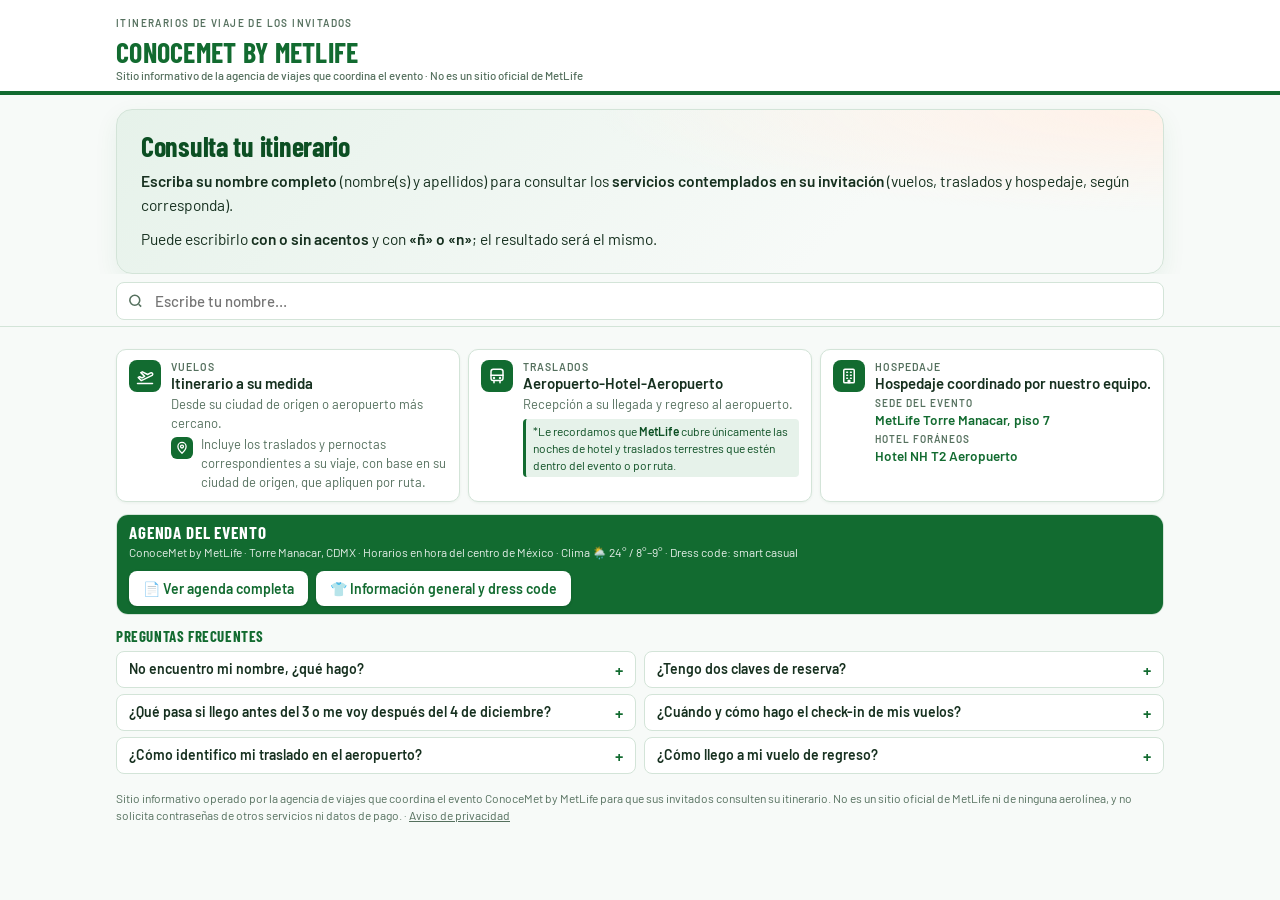
<file: index.html>
<!doctype html>
<html lang="es">
<head>
<meta name="msvalidate.01" content="E384FB16496525020663B3D89EB4B8A3" />
<meta charset="utf-8">
<meta http-equiv="Cache-Control" content="no-cache, no-store, must-revalidate">
<meta http-equiv="Pragma" content="no-cache">
<meta http-equiv="Expires" content="0">
<meta name="viewport" content="width=device-width,initial-scale=1,viewport-fit=cover">
<meta name="robots" content="noindex">
<meta name="description" content="Consulte su itinerario para ConoceMet by MetLife: vuelos, traslados y hospedaje contemplados en su invitación. 3 de diciembre de 2026, Ciudad de México.">
<meta property="og:type" content="website">
<meta property="og:locale" content="es_MX">
<meta property="og:url" content="https://www.manifiestodevuelos.com/">
<meta property="og:title" content="Itinerarios de viaje · ConoceMet by MetLife">
<meta property="og:description" content="Consulte sus vuelos, traslados y hospedaje para el evento del 3 de diciembre de 2026 en la Ciudad de México.">
<meta property="og:image" content="https://www.manifiestodevuelos.com/og-image.jpg">
<meta property="og:image:width" content="1200">
<meta property="og:image:height" content="630">
<meta property="og:image:alt" content="Itinerarios de viaje · ConoceMet by MetLife">
<meta name="twitter:card" content="summary_large_image">
<link rel="manifest" href="manifest.webmanifest">
<meta name="theme-color" content="#136c34">
<link rel="icon" type="image/png" href="favicon.png">
<link rel="apple-touch-icon" href="apple-touch-icon.png">
<meta name="apple-mobile-web-app-capable" content="yes">
<meta name="mobile-web-app-capable" content="yes">
<meta name="apple-mobile-web-app-title" content="Manifiesto">
<meta name="apple-mobile-web-app-status-bar-style" content="default">
<title>Itinerarios de viaje · Evento ConoceMet by MetLife</title>
<link rel="stylesheet" href="fonts/fonts.css">
<style>
:root{
  color-scheme:light;
  --green:#126B30;--green-dark:#0C4F23;--green-soft:#E6F2EA;--green-line:#B9D9C3;
  --bg:#F7FAF8;--surface:#FFFFFF;--ink:#16301F;--muted:#55705E;--line:#D3E4D8;
  --board:var(--green);--board-ink:#FFFFFF;--board-muted:#CFE6D6;--amber:#CDE8D4;--amber-ink:#0C4F23;
  --chip:var(--green-soft);--accent:var(--green);--ok:var(--green);--ok-bg:var(--green-soft);--warn:#55705E;--warn-bg:#EEF2EF;
  --ida:var(--green);--reg:var(--green-dark);
  --display:"Barlow Condensed","Arial Narrow",Arial,sans-serif;
  --body:"Barlow",system-ui,-apple-system,"Segoe UI",sans-serif;
  --mono:"JetBrains Mono",ui-monospace,Menlo,Consolas,monospace;
}
*{box-sizing:border-box}
body{margin:0;background:var(--bg);color:var(--ink);font:16px/1.45 var(--body)}
.wrap{max-width:1080px;margin:0 auto;padding-inline:16px}
header.board{background:#FFFFFF;color:var(--ink);padding-block:20px 18px;border-bottom:4px solid var(--green)}
.logos{display:flex;align-items:center;justify-content:space-between;gap:16px;margin-bottom:14px}
.logo{display:block;width:min(300px,50vw);height:auto}
.logo-client{display:block;width:min(190px,34vw);height:auto}
.eyebrow{font:600 12px/1 var(--body);letter-spacing:.14em;text-transform:uppercase;color:var(--muted)}
h1{color:var(--green);font:700 clamp(30px,6vw,46px)/1 var(--display);letter-spacing:.01em;margin:8px 0 4px;text-transform:uppercase;text-wrap:balance}
.sub{color:var(--muted);margin:0;font-size:15px}
.stats{display:flex;flex-wrap:wrap;gap:8px 22px;margin-top:14px;font-size:14px;color:var(--muted)}
.stats b{font:700 20px/1 var(--mono);color:var(--green);margin-right:6px}
#upd{font-size:13px;margin-top:10px}

.controls{position:sticky;top:env(safe-area-inset-top,0px);z-index:5;background:var(--bg);padding-block:14px 10px;border-bottom:1px solid var(--line)}
.search{position:relative}
.search input{width:100%;font:500 18px var(--body);padding:14px 44px 14px 46px;border-radius:10px;border:2px solid var(--line);background:var(--surface);color:var(--ink)}
.search input:focus{outline:none;border-color:var(--accent)}
input[type=search]::-webkit-search-cancel-button{display:none}
.search svg{position:absolute;left:14px;top:50%;transform:translateY(-50%);color:var(--muted)}
.clear{position:absolute;right:8px;top:50%;transform:translateY(-50%);border:0;background:var(--chip);color:var(--ink);width:30px;height:30px;border-radius:50%;cursor:pointer;font-size:16px}
.row{display:flex;flex-wrap:wrap;gap:8px;margin-top:10px;align-items:center}
.seg{display:inline-flex;background:var(--chip);border-radius:8px;padding:3px}
.seg button{border:0;background:transparent;color:var(--muted);font:600 14px var(--body);padding:7px 12px;border-radius:6px;cursor:pointer}
.seg button[aria-pressed="true"]{background:var(--surface);color:var(--ink);box-shadow:0 1px 2px rgba(0,0,0,.12)}
select{flex:1 1 150px;font:500 14px var(--body);padding:8px 10px;border-radius:8px;border:1px solid var(--line);background:var(--surface);color:var(--ink);max-width:100%}
button:focus-visible,select:focus-visible{outline:2px solid var(--accent);outline-offset:2px}
.count{margin-left:auto;font-size:14px;color:var(--muted)}
.count b{color:var(--ink);font-family:var(--mono)}

main{padding-block:16px 48px}
.list{display:grid;gap:12px}
.pax{background:var(--surface);border:1px solid var(--line);border-radius:10px;overflow:hidden}
.phead{display:flex;flex-wrap:wrap;gap:6px 14px;align-items:center;padding:14px 16px 10px}
.name{font:600 19px/1.2 var(--body);margin:0;flex:1 1 240px}
.who{font-size:14px;color:var(--muted);width:100%}
.bigkey{display:inline-flex;align-items:baseline;gap:8px;background:var(--amber);color:var(--amber-ink);border-radius:8px;padding:6px 10px}
.bigkey small{font:700 11px var(--body);letter-spacing:.12em;text-transform:uppercase}
.bigkey b{font:700 20px/1 var(--mono);letter-spacing:.05em}
.bigkey mark{background:var(--surface);color:var(--ink)}
.pill{font:600 12px/1 var(--body);letter-spacing:.04em;border-radius:99px;padding:6px 10px;text-transform:uppercase}
.pill.ok{background:var(--ok-bg);color:var(--ok)}
.pill.pend{background:var(--warn-bg);color:var(--warn)}
.clave{padding:0 16px 12px}
.clave h4{margin:0 0 6px;font:700 12px/1 var(--body);letter-spacing:.12em;text-transform:uppercase;color:var(--muted)}
.clave .keys{display:flex;flex-wrap:wrap;gap:8px}
.est{font-weight:500;color:var(--muted);margin-right:4px;text-transform:none}
.key.na b{color:var(--board-muted);font-weight:500}
.key{display:inline-flex;align-items:center;gap:8px;background:var(--board);color:var(--board-ink);border-radius:8px;padding:6px 6px 6px 10px}
.key small{font:600 10.5px var(--body);letter-spacing:.1em;text-transform:uppercase;color:var(--board-muted)}
.key b{font:700 17px var(--mono);letter-spacing:.06em}
.key.locked b{letter-spacing:.2em;color:var(--board-muted)}
.hint{font-size:13px;color:var(--muted);align-self:center}
.verified{font:600 13px var(--body);color:var(--ok);align-self:center}
.copy{border:0;background:rgba(255,255,255,.12);color:var(--board-ink);font:600 12px var(--body);border-radius:6px;padding:5px 8px;cursor:pointer}
.legs{display:grid;grid-template-columns:1fr 1fr;border-top:1px solid var(--line)}
.fc-key{margin:10px 0 0}.fc-key:first-child{margin-top:2px}
.fcards{display:grid;gap:8px;padding:10px;border-top:1px solid var(--line)}
.fcard{display:grid;grid-template-columns:158px 1fr;border:1.5px solid #CDE8D5;border-radius:12px;overflow:hidden;background:#fff}
.fc-s{color:#fff;padding:2px 12px;display:flex;flex-direction:column;justify-content:center;gap:0}
.fc-ida .fc-s{background:#14532D}.fc-reg .fc-s{background:#15803D}
.fc-h{flex-direction:row;justify-content:flex-start;align-items:baseline;gap:7px;padding-top:8px;white-space:nowrap}.fc-d{font-size:12.5px;opacity:.9}.fc-k{font:800 13px/1.1 var(--body);letter-spacing:.08em;text-transform:uppercase}
.fc-fv{font:700 12.5px/1.2 var(--body)}
.fc-m{min-width:0;padding:2px 14px;display:flex;flex-direction:column;justify-content:center}
.fc-hm{padding-top:8px;font-size:12px;font-weight:600;color:var(--muted)}
@media (max-width:560px){.itinweb .vfm + tr .vlogo,.itinweb .vlogo{display:none}.itinweb td.vk{width:62px!important}.itinweb td.vt{width:auto!important;white-space:nowrap}}
.fc-seg{display:flex;align-items:center;gap:10px;padding:2px 0}
.fc-end{display:flex;flex-direction:column;gap:2px;min-width:0}.fc-end.r{align-items:flex-end;text-align:right}
.fc-t{font:700 21px/1 var(--mono);color:var(--ink)}
.fc-end span{font-size:12px;color:var(--muted);white-space:nowrap}.fc-end span b{color:var(--ink)}
.fc-mid{flex:1;min-width:40px;display:flex;flex-direction:column;align-items:center;gap:3px}
.fc-mid i{display:block;width:100%;border-top:2px dashed #9FD3AE}
.fc-fl{display:none;font-size:11px;font-weight:700;color:var(--muted);text-align:center}.fc-du{font-size:12px;font-weight:700;color:var(--green);white-space:nowrap}
.fc-con{align-self:center;font-size:11px;color:var(--muted);background:#F0F8F2;border-radius:6px;padding:1px 8px;margin:1px 0}
.fcard > :nth-last-child(-n+2){padding-bottom:8px}
@media (max-width:560px){.fcard{grid-template-columns:1fr}.fc-s:not(.fc-h){display:none}.fc-h{padding:5px 10px}.fc-hm{display:none}.fc-m{padding:2px 10px}.fc-fl{display:block;font-size:10px}.fc-t{font-size:19px}.fc-end span{font-size:11px}.fc-du{font-size:11px}.fcards{padding:8px;gap:6px}.fc-seg{gap:6px}}
.leg{padding:12px 16px;display:grid;gap:8px;align-content:start}
.leg+.leg{border-left:1px solid var(--line)}
.leg h4{margin:0;font:700 13px/1 var(--body);letter-spacing:.12em;text-transform:uppercase;display:flex;gap:8px;align-items:center}
.leg.ida h4{color:var(--ida)} .leg.reg h4{color:var(--reg)}
.seg-f{display:grid;grid-template-columns:1fr auto;gap:6px 12px;align-items:center;padding:8px 10px;background:var(--chip);border-radius:8px}
.fl{font:700 16px var(--mono);border:0;background:none;color:var(--ink);padding:0;text-align:left}

.route{grid-column:1/-1;display:flex;align-items:center;gap:10px;font:700 22px/1 var(--display);letter-spacing:.04em;justify-content:center}
.route i{flex:1;height:1px;background:var(--muted);max-width:48px;position:relative}
.route i:after{content:"";position:absolute;right:-1px;top:-3px;border:3.5px solid transparent;border-left:6px solid var(--muted)}
.date{font-size:13px;color:var(--muted);text-align:right}
.hrs{grid-column:1/-1;display:flex;justify-content:space-between;font:500 13px var(--body);color:var(--muted)}
.hrs b{font:700 17px var(--mono);color:var(--ink);font-variant-numeric:tabular-nums;margin-left:4px}
.conn{font:600 11px var(--body);letter-spacing:.08em;text-transform:uppercase;color:var(--muted)}
.none{color:var(--muted);font-size:14px;padding:4px 0}
.notes{display:flex;flex-wrap:wrap;gap:6px;padding:10px 16px;border-top:1px dashed var(--line)}
.note-t{font:500 13px var(--body);background:var(--warn-bg);color:var(--warn);border-radius:6px;padding:5px 8px}
mark{background:var(--amber);color:var(--amber-ink);border-radius:2px;padding:0 1px}

.flight{background:var(--surface);border:1px solid var(--line);border-radius:10px;overflow:hidden}
.fhead{background:var(--board);color:var(--board-ink);display:flex;flex-wrap:wrap;align-items:center;gap:6px 16px;padding:12px 16px}
.fcode{font:700 24px/1 var(--display);letter-spacing:.03em}
.tag-dir{font:700 11px var(--body);letter-spacing:.12em;text-transform:uppercase;border-radius:4px;padding:4px 6px;background:var(--amber);color:var(--amber-ink)}
.froute{font:500 14px var(--body);color:var(--board-muted)}
.fdep{margin-left:auto;display:flex;gap:14px;align-items:baseline}
.fdep span{font:600 10.5px var(--body);letter-spacing:.1em;text-transform:uppercase;color:var(--board-muted);margin-right:4px}
.fdep b{font:700 19px var(--mono)}
.names{columns:2 260px;column-gap:24px;margin:0;padding:10px 16px 12px;list-style:none;font-size:15px}
.names li{padding:4px 0;break-inside:avoid;border-bottom:1px dashed var(--line);display:flex;justify-content:space-between;gap:10px}
.names li code{font:600 13px var(--mono);color:var(--muted);text-align:right}
.names li code small{font:600 10px var(--body);letter-spacing:.08em;margin-right:3px}
.tablewrap{overflow-x:auto;background:var(--surface);border:1px solid var(--line);border-radius:10px}
table.rep{border-collapse:collapse;width:100%;font-size:14px;font-variant-numeric:tabular-nums;white-space:nowrap}
.rep th{position:sticky;top:0;background:var(--board);color:var(--board-ink);font:600 11px var(--body);letter-spacing:.08em;text-transform:uppercase;text-align:left;padding:9px 10px}
.rep thead tr:first-child th{background:var(--chip);color:var(--muted);text-align:center;border-left:1px solid var(--line)}
.rep td{padding:8px 10px;border-top:1px solid var(--line)}
.rep tbody tr:nth-child(even) td{background:color-mix(in srgb,var(--chip) 45%,transparent)}
.rep td b{font-weight:700}
.rep td.k{font:700 14px var(--mono);letter-spacing:.04em}
.rep td.m{font-family:var(--mono)}
.rep td.g{border-left:1px solid var(--line)}
.rep .st{font:600 11px var(--body);border-radius:99px;padding:3px 8px;text-transform:uppercase}
.rep .st.ok{background:var(--ok-bg);color:var(--ok)} .rep .st.pend{background:var(--warn-bg);color:var(--warn)}
.tbar{display:flex;justify-content:flex-end;margin-bottom:8px}
.tbar button{font:600 14px var(--body);border:1px solid var(--line);background:var(--surface);color:var(--ink);border-radius:8px;padding:8px 12px;cursor:pointer}
.empty{text-align:center;color:var(--muted);padding:48px 16px}
.foot{font-size:13px;color:var(--muted);margin-top:28px}
@media (max-width:640px){
  .legs{grid-template-columns:1fr}
  .leg+.leg{border-left:0;border-top:1px solid var(--line)}
  .count{margin-left:0;width:100%}
  .fdep{margin-left:0}
}

/* Compacto: buscador, filtros y tarjetas en menos espacio */
body{font-size:15px}
header.board{padding-block:14px 12px}
.logos{margin-bottom:10px}
h1{font-size:clamp(24px,5vw,36px);margin:6px 0 2px}
.sub{font-size:14px}
#upd{font-size:12px;margin-top:6px}
.controls{padding-block:8px 6px}
.search input{font:500 15px var(--body);padding:9px 38px 9px 38px;border-radius:8px;border-width:1.5px}
.search svg{left:11px;width:17px;height:17px}
.clear{width:24px;height:24px;font-size:14px;right:7px}
.row{gap:6px;margin-top:6px}
.seg{padding:2px;border-radius:7px}
.seg button{font:600 12.5px var(--body);padding:5px 9px;border-radius:5px}
select{flex:1 1 140px;min-width:0;font:500 12.5px var(--body);padding:6px 8px;border-radius:7px}
.count{font-size:12.5px}
main{padding-block:10px 36px}
.list{gap:8px}
.phead{padding:10px 12px 6px;gap:4px 10px}
.name{font-size:16.5px}
.who{font-size:13px}
.pill{font-size:11px;padding:4px 8px}
.clave{padding:0 12px 8px}
.clave h4{font-size:11px;margin-bottom:4px}
.key{padding:4px 4px 4px 8px;gap:6px}
.key small{font-size:9.5px}
.key b{font-size:15px}
.copy{font-size:11px;padding:4px 6px}
.leg{padding:8px 12px;gap:6px}
.leg h4{font-size:11.5px}
.seg-f{padding:6px 8px;gap:4px 10px}
.fl{font-size:14px}
.route{font-size:19px}
.date{font-size:12px}
.hrs{font-size:12px}
.hrs b{font-size:15px}
.fhead{padding:8px 12px}
.fcode{font-size:20px}
.fdep b{font-size:16px}
.names{font-size:14px;padding:6px 12px 8px}
table.rep{font-size:13px}
.rep td{padding:6px 8px}
.rep th{padding:7px 8px}
.important{margin-top:24px;border:1px solid var(--green-line);border-top:4px solid var(--green);border-radius:10px;background:var(--green-soft);padding:14px 16px}
.important h2{margin:0 0 8px;font:700 18px/1.2 var(--display);letter-spacing:.04em;text-transform:uppercase;color:var(--green)}
.important ul{margin:0;padding-left:20px;display:grid;gap:6px;font-size:14px;line-height:1.45;color:var(--ink);max-width:75ch}
.important li::marker{color:var(--green)}
.foot{font-size:12px;color:var(--muted);margin-top:12px}
.rep.simple thead tr:first-child th{background:var(--board);color:var(--board-ink);text-align:left;border-left:0}
.rep.simple td:nth-child(2){white-space:normal;min-width:150px}
.plist{display:grid;border:1px solid var(--line);border-radius:10px;overflow:hidden;background:var(--surface)}
.prow{display:flex;align-items:center;justify-content:space-between;gap:12px;width:100%;text-align:left;border:0;border-top:1px solid var(--line);background:var(--surface);color:var(--ink);padding:11px 14px;cursor:pointer;font:inherit}
.prow:first-child{border-top:0}
.prow:hover{background:var(--green-soft)}
.prow:focus-visible{outline:2px solid var(--green);outline-offset:-2px}
.prow-t{display:grid;gap:1px;min-width:0}
.prow-n{font:600 15px/1.25 var(--body)}
.prow-c{font-size:12px;color:var(--muted)}
.prow-b{flex:none;font:700 12.5px var(--body);color:#fff;background:var(--green);border-radius:7px;padding:7px 10px;white-space:nowrap}
.detail{display:grid;gap:12px}
.back{justify-self:start;border:1px solid var(--line);background:var(--surface);color:var(--green);font:700 13px var(--body);border-radius:7px;padding:7px 12px;cursor:pointer}
.back:hover{background:var(--green-soft)}
.dhello{padding:4px 2px}
.dk{margin:0;font:700 11px var(--body);letter-spacing:.14em;text-transform:uppercase;color:var(--muted)}
.dhello h2{margin:2px 0 4px;font:700 clamp(24px,5vw,32px)/1.1 var(--display);color:var(--green);text-transform:uppercase;letter-spacing:.02em}
.dsub{margin:0;font-size:14px;color:var(--muted);max-width:60ch}
.detail .pax{border-color:var(--green-line);border-top:4px solid var(--green)}
.detail .key b{font-size:18px}
.prow{align-items:flex-start}
.prow-b{margin-top:2px}
.itin{display:grid;gap:4px;margin-top:6px}
.il{display:grid;grid-template-columns:62px 1fr;gap:2px 8px;font-size:12.5px;line-height:1.35;color:var(--ink)}
.ilab{font:700 10.5px/1.6 var(--body);letter-spacing:.1em;text-transform:uppercase;color:var(--green)}
.iseg{grid-column:2;font-variant-numeric:tabular-nums}
.iseg b{font-weight:700}
.ifl{font:700 12px var(--mono)}
.idt{font-weight:700;color:var(--green)}
@media (max-width:480px){.prow{flex-direction:column;align-items:stretch}.prow-b{align-self:flex-start}}
.il{font-size:14.5px;grid-template-columns:74px 1fr;line-height:1.45}
.ilab{font-size:12px}
.ifl{font-size:13.5px}
.prow-n{font-size:17px}
.prow-c{font-size:13px}
.prow-b{font-size:13.5px;padding:8px 12px}

/* ---------- Guía interactiva ---------- */
@keyframes rise{from{opacity:0;transform:translateY(6px)}to{opacity:1;transform:none}}
.plist .prow,.detail>*{animation:rise .28s ease both}
.plist .prow:nth-child(2){animation-delay:.03s}.plist .prow:nth-child(3){animation-delay:.06s}.plist .prow:nth-child(n+4){animation-delay:.09s}
.prow{transition:background .15s}
.prow-b{transition:transform .15s}
.prow:hover .prow-b{transform:translateX(3px)}
.count-card{margin:10px 0 12px;background:var(--green);color:#fff;border-radius:12px;padding:14px 16px}
.cc-big{font:700 22px/1.15 var(--display);letter-spacing:.02em;text-transform:uppercase}
.cc-big b{font-size:30px}
.cc-small{font-size:14px;opacity:.9;margin-top:4px}
.guide{display:grid;grid-template-columns:1fr 1fr;gap:12px;margin-top:12px}
.steps{border:1px solid var(--line);border-radius:10px;padding:12px 14px;background:var(--surface)}
.steps h3{margin:0 0 8px;font:700 16px/1.2 var(--display);letter-spacing:.05em;text-transform:uppercase;color:var(--green)}
.steps ol{list-style:none;margin:0;padding:0;display:grid;gap:0}
.steps li{display:grid;grid-template-columns:18px 1fr;gap:10px;position:relative;padding-bottom:12px;font-size:14px}
.steps li:not(:last-child)::before{content:"";position:absolute;left:6px;top:16px;bottom:0;width:2px;background:var(--line)}
.steps .dot{width:14px;height:14px;border-radius:50%;border:2px solid var(--green);background:#fff;margin-top:2px;position:relative;z-index:1}
.steps .st-done .dot{background:var(--green)}
.steps .st-now .dot{background:#F2B233;border-color:#C98A00;box-shadow:0 0 0 4px rgba(242,178,51,.25)}
.steps .st-done b{color:var(--muted)}
.sd{color:var(--muted);font-size:13px;margin-top:1px}
.pill-now{display:inline-block;font:700 11px var(--body);background:var(--green-soft);color:var(--green);border-radius:99px;padding:2px 8px;margin-left:4px;vertical-align:1px}
.st-now .pill-now{background:#FCEBCB;color:#7A4B00}
.abtn{display:inline-flex;align-items:center;gap:6px;margin-top:4px;font:700 13.5px var(--body);color:var(--green);border:1.5px solid var(--green);border-radius:8px;padding:8px 12px;text-decoration:none}
.abtn:hover{background:var(--green);color:#fff}
.dactions{margin-top:12px}
.th-plain{display:block;padding:9px 8px;font:600 11px/1.2 var(--body);letter-spacing:.06em;text-transform:uppercase;color:var(--green-dark,#0c4f23)}
.cvfrow td{background:#F7FAF7;padding:8px 10px 12px!important}.cvfbox table,.cvfbox tr,.cvfbox td,.cvfbox th{border:0!important;box-shadow:none!important;background-image:none!important}@media (max-width:560px){.cvfrow td{padding:6px 2px 10px!important}.cvfbox{zoom:.6;width:max-content;max-width:none}.cvfx{font-size:20px}}.cvfbox{max-width:760px;margin:0 auto}.cvfx{display:block;margin:10px auto 0;font:700 13px Arial,sans-serif;color:#1C6B2E;background:#fff;border:1px solid #1C6B2E;border-radius:999px;padding:6px 14px;cursor:pointer}.cpdf .cvf.on{background:#1C6B2E!important;color:#fff}.cpdf{white-space:nowrap}.cpdf{vertical-align:middle;width:1%}.cbx{display:flex;flex-direction:row;align-items:center;justify-content:flex-end;gap:3px}.cpdf button,.cpdf .cwa{margin:0;text-align:center;width:30px;height:30px;padding:0!important;display:inline-flex;align-items:center;justify-content:center;font-size:16px!important;line-height:1}.cpdf button{font:600 12px/1 var(--body);padding:6px 9px;margin:2px;border-radius:6px;border:1px solid var(--green);background:#fff;color:var(--green);cursor:pointer}.cpdf button{background:var(--green);color:#fff}
.cwa{display:inline-block;font:600 12px/1 var(--body);padding:6px 9px;margin:2px;border-radius:6px;background:#1FA855;color:#fff;text-decoration:none}.cwa.na{background:#eee;color:var(--muted)}.cwa.cml{background:#1E5BA8}.cpdf .ccopy{background:#fff!important;border:1.5px solid #1E5BA8!important;color:#1E5BA8}
.pdf-msg{font-size:13px;color:var(--muted);margin-left:6px}
.abtn2{font:700 14px var(--body);background:var(--green);color:#fff;border:0;border-radius:8px;padding:10px 14px;cursor:pointer}
.abtn2:hover{background:var(--green-dark)}
.faq{margin-top:16px}
.faq h2{margin:0 0 8px;font:700 18px/1.2 var(--display);letter-spacing:.04em;text-transform:uppercase;color:var(--green)}
.faq details{border:1px solid var(--line);border-radius:10px;background:var(--surface);margin-bottom:8px;overflow:hidden}
.faq summary{cursor:pointer;list-style:none;padding:12px 40px 12px 14px;font:600 15px/1.35 var(--body);position:relative}
.faq summary::-webkit-details-marker{display:none}
.faq summary::after{content:"+";position:absolute;right:14px;top:50%;transform:translateY(-50%);font:700 20px var(--body);color:var(--green);transition:transform .2s}
.faq details[open] summary::after{transform:translateY(-50%) rotate(45deg)}
.faq details[open] summary{background:var(--green-soft)}
.faq p{margin:0;padding:10px 14px 14px;font-size:14.5px;line-height:1.5;max-width:75ch}
.empty{line-height:1.6}
@media (max-width:640px){.guide{grid-template-columns:1fr}}
@media (prefers-reduced-motion:reduce){.plist .prow,.detail>*{animation:none}.prow-b,.faq summary::after{transition:none}}

.services{display:grid;gap:10px;margin-top:20px}
.svc{display:grid;grid-template-columns:44px 1fr;gap:14px;align-items:start;background:var(--surface);border:1px solid var(--line);border-radius:10px;padding:16px 18px;box-shadow:0 1px 3px rgba(12,79,35,.06);transition:transform .15s,box-shadow .15s}
.svc:hover{transform:translateY(-2px);box-shadow:0 4px 12px rgba(12,79,35,.12)}
.svc-i{width:44px;height:44px;border-radius:10px;background:var(--green);color:#fff;display:grid;place-items:center}
.svc-ruta{display:flex;gap:8px;align-items:flex-start}.svc-ruta .svc-pin{flex:none;margin-top:2px;width:22px;height:22px;padding:4px;box-sizing:border-box;border-radius:6px;background:var(--green);color:#fff}
.svc-k{margin:0 0 3px;font:700 11.5px var(--body);letter-spacing:.1em;text-transform:uppercase;color:var(--muted)}
.svc h3{margin:0;font:700 18px/1.25 var(--body);color:var(--ink)}
.svc-d{margin:4px 0 0;font-size:14.5px;color:var(--muted)}
@media (min-width:900px){.services{grid-template-columns:repeat(3,1fr)}}
@media (prefers-reduced-motion:reduce){.svc{transition:none}}
.svc-n{margin:8px 0 0;font-size:13px;line-height:1.4;color:var(--green-dark);background:var(--green-soft);border-left:3px solid var(--green);border-radius:4px;padding:6px 8px}
[hidden]{display:none!important}

.nchips{display:flex;flex-wrap:wrap;gap:6px;margin-top:8px}
.nchip{font:600 12.5px var(--body);background:#FFF4D6;color:#6B4A00;border:1px solid #F2D58A;border-radius:99px;padding:3px 10px}
.notas{margin:0 0 12px;border:1.5px solid #F2D58A;background:#FFFBEF;border-radius:12px;padding:12px 14px;animation:rise .28s ease both}
.notas h3{margin:0 0 8px;font:700 16px/1.2 var(--display);letter-spacing:.05em;text-transform:uppercase;color:#6B4A00}
.nota{display:grid;grid-template-columns:30px 1fr;gap:8px;padding:6px 0}
.nota+.nota{border-top:1px dashed #F2D58A}
.nota-i{font-size:22px;line-height:1.2}
.nota b{font-size:15px}
.nota p{margin:3px 0 0;font-size:14.5px;line-height:1.45;color:var(--ink)}
.svc-sede{margin:8px 0 0;font:700 15px/1.35 var(--body);color:var(--green)}
.svc-sede span{display:block;font:700 11px var(--body);letter-spacing:.1em;text-transform:uppercase;color:var(--muted);margin-bottom:2px}

/* ---------- Agenda e información ---------- */
.agenda-link{display:inline-block;margin-top:8px;font:700 13.5px var(--body);color:var(--green);text-decoration:none;border:1.5px solid var(--green);border-radius:99px;padding:5px 12px}
.agenda-link:hover{background:var(--green);color:#fff}
#agenda.ag-compact .ag-tabs,#agenda.ag-compact #ag-days{display:none}
body.tierra .solo-vuelo,body.tierra [data-solo-vuelo]{display:none!important}
.agenda{margin-top:20px;border:1px solid var(--line);border-radius:12px;overflow:hidden;background:var(--surface);scroll-margin-top:16px}
.ag-head{background:var(--green);color:#fff;padding:14px 16px}
.ag-head h2{margin:0;font:700 22px/1.1 var(--display);letter-spacing:.05em;text-transform:uppercase}
.ag-head p{margin:4px 0 0;font-size:13px;opacity:.9}
.ag-tabs{display:grid;grid-template-columns:repeat(3,1fr);border-bottom:1px solid var(--line)}
.ag-tabs button{border:0;background:var(--surface);padding:10px 6px;cursor:pointer;display:grid;justify-items:center;gap:0;color:var(--muted);border-bottom:3px solid transparent;font:inherit}
.ag-tabs button b{font:700 26px/1 var(--display);color:inherit}
.ag-tabs button span{font:600 12.5px var(--body);text-transform:uppercase;letter-spacing:.06em}
.ag-tabs button[aria-selected="true"]{color:var(--green);border-bottom-color:var(--green);background:var(--green-soft)}
.ag-tabs button:focus-visible{outline:2px solid var(--green);outline-offset:-2px}
.ag-day{padding:12px 16px 14px;animation:rise .25s ease both}
.ag-day h3{margin:0 0 8px;font:700 16px var(--body);color:var(--ink)}
.ag-list{list-style:none;margin:0;padding:0;display:grid;gap:6px}
.ag-list li{display:grid;grid-template-columns:118px 1fr;gap:12px;align-items:center;background:var(--green-soft);border-radius:8px;padding:10px 12px}
.ag-h{font:700 15px var(--mono);color:var(--green);font-variant-numeric:tabular-nums}
.ag-h i{font-style:normal}
.ag-t b{display:block;font:700 16px/1.25 var(--body)}
.ag-t small{display:block;font-size:13px;color:var(--muted);margin-top:1px}
.ag-list li.tr{background:transparent;padding:2px 12px}
.ag-list li.tr .ag-h{font-size:12.5px;color:var(--muted)}
.ag-list li.tr .ag-t b{font:600 13.5px var(--body);color:var(--muted)}
.ag-list li.tr .ag-t b::before{content:"🚐 "}
.ag-list li.live{background:#FFF4D6;outline:2px solid #F2B233}
.ag-list li.past{opacity:.55}
.ag-t em{display:inline-block;margin-top:4px;font:700 11px var(--body);font-style:normal;background:#F2B233;color:#3A2600;border-radius:99px;padding:2px 8px}
.info{margin-top:16px}
.info h2{margin:0 0 8px;font:700 18px/1.2 var(--display);letter-spacing:.04em;text-transform:uppercase;color:var(--green)}
.info-grid{display:grid;grid-template-columns:repeat(2,1fr);gap:10px}
.icard{display:grid;grid-template-columns:34px 1fr;gap:10px;border:1px solid var(--line);border-radius:10px;padding:12px 14px;background:var(--surface)}
.ii{font-size:24px;line-height:1.1}
.ik{margin:0 0 3px;font:700 11.5px var(--body);letter-spacing:.1em;text-transform:uppercase;color:var(--muted)}
.iv{margin:0;font-size:15px;line-height:1.45}
.tmax{color:#B45309;font-size:18px}.tmin{color:#1D4ED8;font-size:18px}
.icard ul{margin:2px 0 0;padding-left:18px;font-size:14.5px;line-height:1.5}
@media (max-width:640px){.info-grid{grid-template-columns:1fr}.ag-list li{grid-template-columns:96px 1fr;gap:10px}.ag-h{font-size:13.5px}}

.ag-dl{display:grid;grid-template-columns:120px 1fr;gap:14px;align-items:center;border-top:1px solid var(--line);padding:14px 16px;background:var(--green-soft)}
.ag-thumb img{display:block;width:120px;height:auto;border-radius:8px;border:1px solid var(--line);box-shadow:0 2px 6px rgba(0,0,0,.12);transition:transform .15s}
.ag-thumb:hover img{transform:scale(1.03)}
.ag-dl-t b{display:block;font-size:16px}
.ag-dl-t span{display:block;font-size:13.5px;color:var(--muted);margin-top:2px}
.ag-dl-b{display:flex;flex-wrap:wrap;gap:8px;margin-top:10px}
.ag-dl-b a{text-decoration:none}
.ag-dl .abtn{margin-top:0;background:#fff}
@media (max-width:480px){.ag-dl{grid-template-columns:84px 1fr}.ag-thumb img{width:84px}}
.ag-head{display:flex;flex-wrap:wrap;align-items:center;justify-content:space-between;gap:10px 16px}
.ag-pdf{flex:none;font:700 14px var(--body);background:#fff;color:var(--green);text-decoration:none;border-radius:8px;padding:9px 14px;box-shadow:0 1px 3px rgba(0,0,0,.15)}
.ag-btns{display:flex;flex-wrap:wrap;gap:8px}
.ag-t .ag-dc{display:block;margin-top:5px;font-size:13px;line-height:1.4;color:var(--ink)}
.ag-t .ag-dc b{display:inline;font:700 13px var(--body);color:var(--green)}
.ag-pdf:hover{background:var(--green-soft)}
.nota p b.sede{font-weight:800;color:var(--ink)}

.mailbox{margin-top:14px;border:1px solid var(--line);border-radius:12px;padding:14px 16px;background:var(--surface)}
.mailbox h3{margin:0 0 4px;font:700 16px/1.2 var(--display);letter-spacing:.05em;text-transform:uppercase;color:var(--green)}
.mailbox p{margin:0 0 10px;font-size:14px;color:var(--muted);max-width:70ch}
.mb-form{display:flex;flex-wrap:wrap;gap:8px}
.mb-form input{flex:1 1 220px;min-width:0;font:500 16px var(--body);padding:10px 12px;border:1.5px solid var(--line);border-radius:8px;color:var(--ink);background:#fff}
.mb-form input:focus{outline:none;border-color:var(--green)}
.mb-msg{margin:8px 0 0!important;font-weight:600}
.mb-msg:empty{display:none}
.empty.start{padding:28px 16px;border:1px dashed var(--green-line);border-radius:10px;background:var(--green-soft);color:var(--green-dark)}
.mb-msg.ok{color:var(--green)}.mb-msg.bad{color:#B3261E}
.mb-copy{margin-top:8px;border:0;background:none;color:var(--green);font:600 13.5px var(--body);text-decoration:underline;cursor:pointer;padding:0}
.mb-ta{display:block;width:100%;height:160px;margin-top:8px;font:13px/1.4 var(--mono);border:1px solid var(--line);border-radius:8px;padding:8px}
.sr{position:absolute;width:1px;height:1px;overflow:hidden;clip:rect(0 0 0 0);white-space:nowrap}
.mailbox.wa h3{color:#0B7A43}
.wa-btn{background:#128C4B}
.wa-btn:hover{background:#0B6B39}
.pwm{position:fixed;inset:0;z-index:1100;background:rgba(10,30,18,.45);display:flex;align-items:center;justify-content:center;padding:20px}
.pwm-box{width:100%;max-width:340px;background:#fff;border-top:4px solid var(--green);border-radius:12px;padding:18px;box-shadow:0 10px 30px rgba(0,0,0,.25)}
.pwm-t{margin:0 0 10px;font-weight:600}
.pwm-box input{width:100%;box-sizing:border-box;font:500 18px/1.2 var(--body);padding:12px;border:1px solid var(--green-line);border-radius:8px;letter-spacing:.2em}
.pwm-e{min-height:1.2em;margin:6px 0 0;color:#B3261E;font-size:14px}
.pwm-b{display:flex;gap:8px;justify-content:flex-end;margin-top:10px}
.pwm-b button{font:600 15px/1 var(--body);padding:11px 16px;border-radius:8px;border:1px solid var(--green);background:var(--green);color:#fff;cursor:pointer}
.pwm-b .sec{background:#fff;color:var(--green)}
.tabs{display:flex;gap:6px;padding-block:10px 0;flex-wrap:wrap}
.tabs button{font:600 15px/1 var(--body);padding:10px 16px;border-radius:999px;border:1px solid var(--green-line);background:#fff;color:var(--green-dark);cursor:pointer}
.tabs button[aria-selected="true"]{background:var(--green);border-color:var(--green);color:#fff}
.tabs.vsub{padding-top:8px;border-top:1px dashed var(--green-line);margin-top:8px}
.tabs.vsub button[aria-selected="true"]{background:var(--green-dark,#0c4f23);border-color:var(--green-dark,#0c4f23)}
body.vctl .controls, body.vctl main.wrap{display:none}
.ctl{padding-block:12px 40px}
.ctl h2.ct{margin:4px 0 2px;font:700 26px/1 var(--display);text-transform:uppercase;color:var(--green)}
.ctl .cs{color:var(--muted);margin:0 0 10px;font-size:14px}
.cstats{display:grid;grid-template-columns:repeat(4,1fr);gap:6px;position:sticky;top:0;z-index:5;background:#fff;padding-block:8px}
.cstat{border:1px solid var(--line);border-radius:8px;padding:6px 8px;text-align:center;cursor:pointer;background:#fff;font:inherit;color:inherit}
.cstat b{display:block;font:700 22px/1.1 var(--mono)}
.cstat span{font-size:12px;color:var(--muted)}
.cstat[aria-pressed="true"]{border-color:var(--green);box-shadow:inset 0 0 0 2px var(--green)}
.cstat.ok b{color:var(--green)} .cstat.ns b{color:#B3261E} .cstat.pe b{color:#8A5A00}
.cday{margin:18px 0 8px;font:700 20px/1 var(--display);text-transform:uppercase;color:var(--green-dark);letter-spacing:.03em}
.cfl{border:1px solid var(--line);border-left:5px solid var(--green);border-radius:10px;margin-bottom:10px;overflow:hidden}
.cfh{display:flex;flex-wrap:wrap;align-items:baseline;gap:4px 14px;padding:10px 12px;background:var(--green-soft)}
.cfh .t{font:700 22px/1 var(--mono);color:var(--green)}
.cfh .v{font:700 18px/1.1 var(--display);letter-spacing:.03em}
.cfh .r{font-size:14px;color:var(--muted)}
.cfh .c{margin-left:auto;font:600 13px/1 var(--body);color:var(--green-dark)}
.cpx{display:flex;align-items:center;gap:10px;padding:9px 12px;border-top:1px solid var(--line)}
.cpx.st-ok{background:#F2F9F4} .cpx.st-ns{background:#FBE9E7}
.cpx .who{flex:1;min-width:0}
.cpx .who b{display:block;font-size:15px}
.cpx .who small{color:var(--muted);font-size:13px}
.ctag{display:inline-block;margin-left:6px;font:600 11px/1 var(--body);padding:3px 6px;border-radius:999px;background:#FFF4D6;color:#8A5A00;vertical-align:2px}
.cbtns{display:flex;gap:6px;flex-shrink:0}
.cbtns button{font:600 13px/1 var(--body);border-radius:8px;padding:9px 10px;cursor:pointer;border:1px solid var(--line);background:#fff;color:var(--ink);min-width:84px}
.cbtns .bok[aria-pressed="true"]{background:var(--green);border-color:var(--green);color:#fff}
.cbtns .bns[aria-pressed="true"]{background:#B3261E;border-color:#B3261E;color:#fff}
.ctools{display:flex;flex-wrap:wrap;gap:8px;margin-top:20px}
.ctools button{font:600 14px/1 var(--body);border-radius:8px;padding:11px 14px;cursor:pointer;border:1px solid var(--green);background:var(--green);color:#fff}
.ctools .sec{background:#fff;color:var(--green)}
.cimp{margin-top:18px}
.cimp p{margin:0}
.est-row{display:flex;align-items:center;gap:10px;padding:10px 12px;border-top:1px solid var(--line)}
.est-row:first-child{border-top:0}
.est-row .info{flex:1;min-width:0}
.est-row .info b{font:700 17px/1.2 var(--display);letter-spacing:.03em}
.est-row .info small{display:block;color:var(--muted);font-size:13px}
.est-kind{display:inline-block;font:600 11px/1 var(--body);padding:3px 7px;border-radius:999px;margin-right:6px;vertical-align:2px}
.est-kind.lle{background:var(--green-soft);color:var(--green-dark)} .est-kind.sal{background:#FFF4D6;color:#8A5A00}
.fa-btn{flex-shrink:0;display:inline-block;font:600 13px/1 var(--body);padding:9px 12px;border-radius:8px;background:var(--green);color:#fff;text-decoration:none;white-space:nowrap}
.fa-btn:hover{background:var(--green-dark)}
.cfh .fa-link{font:600 12px/1 var(--body);color:var(--green);text-decoration:underline;white-space:nowrap}
#csum{margin-top:16px}
.sumday{border:1px solid var(--line);border-top:4px solid var(--green);border-radius:10px;margin-bottom:12px;overflow:hidden}
.sumday h4{margin:0;padding:10px 12px;font:700 19px/1.1 var(--display);text-transform:uppercase;color:var(--green-dark);background:var(--green-soft);display:flex;flex-wrap:wrap;gap:6px 12px;align-items:baseline}
.sumday h4 span{font:600 13px/1.2 var(--body);text-transform:none;color:var(--muted)}
.sumday table{width:100%;border-collapse:collapse;font-size:14px}
.sumday th,.sumday td{padding:7px 5px;border-top:1px solid var(--line);text-align:left}
.sumday th{font:600 11px/1 var(--body);letter-spacing:.06em;text-transform:uppercase;color:var(--muted)}
.sumday td.n{text-align:center;font-family:var(--mono)}
.sumday td.ok{color:var(--green)} .sumday td.ns{color:#B3261E} .sumday td.pe{color:#8A5A00}
.sumday .fa-link{font:600 12px/1 var(--body);color:var(--green);white-space:nowrap}
.sumday .sumcopy{margin:8px 12px 12px;font:600 13px/1 var(--body);border-radius:8px;padding:9px 12px;border:1px solid var(--green);background:#fff;color:var(--green);cursor:pointer}
.cnames{list-style:none;margin:0;padding:6px 12px 8px;columns:2 240px;column-gap:24px}
.cnames li{padding:3px 0;font-size:14px;font-weight:600;break-inside:avoid;border-bottom:1px dashed var(--line)}
.kstat{border:1px solid var(--line);border-radius:8px;padding:6px 8px;text-align:center;cursor:pointer;background:#fff;font:inherit;color:inherit}
.kstat b{display:block;font:700 22px/1.1 var(--mono)} .kstat span{font-size:12px;color:var(--muted)}
.kstat[aria-pressed="true"]{border-color:var(--green);box-shadow:inset 0 0 0 2px var(--green)}
.kstat.ok b{color:var(--green)} .kstat.ns b{color:#B3261E} .kstat.pe b{color:#8A5A00}
.csearch{position:relative;margin:8px 0 4px}.csearch input{width:100%;box-sizing:border-box;font:inherit;font-size:16px;padding:10px 120px 10px 12px;border:1.5px solid var(--line);border-radius:10px;background:#fff}.csearch input:focus{outline:none;border-color:#136c34;box-shadow:0 0 0 3px #D7EBDD}.ctl li[hidden],.ctl tr[hidden],.ctl section[hidden],.ctl h3[hidden],.ctl .pgrp[hidden]{display:none!important}#cqn,.vqn{position:absolute;right:48px;top:50%;transform:translateY(-50%);font-size:13px;color:#5C6B80}.cnone{text-align:center;color:#5C6B80;padding:16px!important}
.ktable-wrap{border:1px solid var(--line);border-radius:10px;overflow:hidden;margin-top:6px}
.pgrp{margin:18px 0 0}.pgrp h3{margin:0 0 2px;font:700 17px/1.25 var(--display);color:var(--green-dark)}.pgrp .pw{margin:0 0 8px;color:var(--muted);font-size:14px}.pgrp .pc{font-weight:700;color:var(--green)}
.ptag{display:inline-block;font:600 11px/1 var(--body);padding:4px 7px;border-radius:999px;background:var(--green-soft);color:var(--green-dark);margin-left:6px;white-space:nowrap}
.ktable{width:100%;border-collapse:collapse;font-size:14px}
.ktable th{background:var(--green-soft);text-align:left;padding:0}
.ktable th button{all:unset;cursor:pointer;display:block;width:100%;box-sizing:border-box;padding:9px 8px;font:600 11px/1.2 var(--body);letter-spacing:.06em;text-transform:uppercase;color:var(--green-dark)}
.ktable th button[aria-sort] span::after{content:attr(data-a)}
.ktable td{padding:7px 8px;border-top:1px solid var(--line);vertical-align:middle}
.ktable td.kn{font-weight:600}
.ktable td.kf{white-space:nowrap;font-size:13px} .ktable td.kf small,.ktable td.kv small{display:block;color:var(--muted)}
.ktable td.kv{font-size:13px}
.ctab td.cc{font:600 13px/1.2 var(--mono);white-space:nowrap}.ctab td.cc button{all:unset;cursor:pointer;padding:3px 6px;border:1px solid var(--line);border-radius:6px;background:#fff}.ctab td.cc button:active{background:var(--green-soft)}.ctab td{padding:5px 8px}
.ktable tr.st-ok{background:#F2F9F4} .ktable tr.st-ns{background:#FBE9E7}
.kmode{display:flex;gap:6px;margin:4px 0 8px}.kmode button{flex:1;font:600 14px/1 var(--body);padding:10px 8px;border-radius:999px;border:1px solid var(--green-line);background:#fff;color:var(--green-dark);cursor:pointer}.kmode button[aria-pressed="true"]{background:var(--green);border-color:var(--green);color:#fff}
.kb{display:flex;gap:4px}
.kb button{font:600 12px/1 var(--body);border-radius:7px;padding:7px 8px;cursor:pointer;border:1px solid var(--line);background:#fff;color:var(--ink);white-space:nowrap}
.kb .bok[aria-pressed="true"]{background:var(--green);border-color:var(--green);color:#fff}
.kb .bns[aria-pressed="true"]{background:#B3261E;border-color:#B3261E;color:#fff}
.kauto{font:700 11.5px/1.2 var(--body);border-radius:6px;padding:5px 7px;white-space:normal;text-align:center}.kauto.ok{background:#E3F3E8;color:var(--green)}.kauto.pe{background:#FFF4D6;color:#7A5200}.kauto.ns{background:#FBE3E1;color:#B3261E}
#con .kb .bns[aria-pressed="true"]{background:#fff;color:#B3261E;border-color:#B3261E}
.kb .bpe[aria-pressed="true"]{background:#F2B233;border-color:#E0A100;color:#3A2600}
.ksync{font-size:13px;color:var(--muted);margin:4px 0 0}
.kmsg{color:var(--green-dark);font-weight:600;min-height:1.2em;margin-top:8px}
@media (max-width:560px){#con .ktable th:nth-child(3),.ktable td.kv{display:none}.kb{flex-direction:column}.kb button{padding:6px 6px}}
.cnote{color:var(--muted);font-size:13px;margin-top:10px}
#cmsg{color:var(--green-dark);font-weight:600;min-height:1.2em;margin-top:8px}
@media (max-width:480px){.cbtns button{min-width:0;padding:9px 8px}.cpx{gap:8px}}
@media print{.tabs,.cstats,.ctools,.cnote,.cbtns{display:none!important}.cpx.st-ok .who b::after{content:" ✓ check-in"}.cpx.st-ns .who b::after{content:" ✗ no show"}}
header.board{position:sticky;top:0;z-index:20}
/* En Llegadas, Salidas, Concentrado, Claves y Traslados y pernoctas el encabezado no se queda fijo: así la lista usa toda la pantalla y no se tapan nombres al deslizar. */
body.vctl header.board{position:static}
body.vctl .cstats{top:0!important}
.controls{top:var(--hh,0px)!important}
.cstats{top:var(--hh,0px)}
/* Encabezado compacto y completo */
header.board{padding-block:8px 8px!important}
header.board .logos{margin-bottom:4px!important}
header.board .logo{width:min(180px,42vw)!important}
header.board .eyebrow{font-size:10px}
header.board h1{font-size:clamp(20px,4vw,28px)!important;margin:3px 0 2px!important}
header.board .sub{font-size:12px!important;display:inline}
header.board #upd:not(:empty)::before{content:" · "}
.tabs{padding-top:6px!important;gap:5px!important;flex-wrap:nowrap!important;overflow-x:auto;scrollbar-width:none}
.tabs::-webkit-scrollbar{display:none}
.tabs button{padding:6px 12px!important;font-size:13px!important;white-space:nowrap;flex-shrink:0}
@media (max-width:440px){.tabs .tlg{display:none}.tabs{gap:3px!important}.tabs button{padding:6px 4px!important;font-size:11.5px!important;letter-spacing:-.01em}}
/* ---------- Carátula compacta ---------- */
.services{gap:8px;margin-top:12px}
.svc{grid-template-columns:32px 1fr;gap:10px;padding:10px 12px}
.svc-i{width:32px;height:32px;border-radius:8px}.svc-i svg{width:18px;height:18px}
.svc-k{font-size:10.5px;margin-bottom:1px}
.svc h3{font-size:15px}
.svc-d{font-size:13px;margin-top:2px}
.svc-n{font-size:12px;margin-top:5px;padding:4px 7px}
.svc-sede{font-size:13.5px;margin-top:4px}.svc-sede span{font-size:10px}
.agenda{margin-top:12px}
.ag-head{padding:8px 12px}.ag-head h2{font-size:17px}.ag-head p{font-size:12px;margin-top:2px}
.ag-tabs button{padding:5px 6px}.ag-tabs button b{font-size:18px}.ag-tabs button span{font-size:11px}
.ag-day{padding:8px 12px 10px}.ag-day h3{font-size:14px;margin-bottom:6px}
.ag-list{gap:4px}.ag-list li{padding:6px 10px;gap:10px}
.ag-h{font-size:13px}.ag-t b{font-size:14px}.ag-t small{font-size:12px}
.info{margin-top:12px}
.info h2,.important h2,.faq h2{font-size:15px;margin-bottom:6px}
.info-grid{gap:8px}
.icard{grid-template-columns:26px 1fr;gap:8px;padding:8px 10px}
.ii{font-size:19px}.ik{font-size:10.5px;margin-bottom:1px}
.iv{font-size:13.5px;line-height:1.4}.tmax,.tmin{font-size:15px}
.icard ul{font-size:13px;line-height:1.4}
.important{margin-top:12px;padding:10px 12px}
.important ul{font-size:13px;gap:3px;line-height:1.4}
.faq{margin-top:12px}
.faq details{margin-bottom:5px;border-radius:8px}
.faq summary{padding:8px 34px 8px 12px;font-size:14px}
.faq summary::after{font-size:17px;right:12px}
.faq p{padding:8px 12px 10px;font-size:13.5px}
@media (min-width:760px){.faq{display:grid;grid-template-columns:1fr 1fr;column-gap:8px;align-items:start}.faq h2{grid-column:1/-1}.faq details{margin-bottom:6px}}
.foot{margin-top:10px}
/* ---------- Llegadas / Salidas: letra un poco más pequeña ---------- */
#ctl h2.ct{font-size:23px}
#ctl .cs{font-size:13px}
#ctl .cday{font-size:18px}
#ctl .cfh .t{font-size:19px}
#ctl .cfh .v{font-size:16px}
#ctl .cfh .r{font-size:13px}
#ctl .cfh .c{font-size:12px}
#ctl .cfh .fa-link{font-size:11.5px}
#ctl .cnames{columns:1}
#ctl .cnames li{font-size:13px}
#ctl .cimp p{font-size:13px}
/* ---------- Concentrado compacto ---------- */
#con{padding-block:8px 28px}
#con h2.ct{font-size:20px;margin:2px 0}
#con .cs{font-size:12px;margin-bottom:6px}
#con .kmode{margin:2px 0 6px;gap:4px}#con .kmode button{font-size:12.5px;padding:6px 8px}
#con .cstats{gap:4px}
#con .kstat{padding:3px 6px;border-radius:7px}#con .kstat b{font-size:16px}#con .kstat span{font-size:10.5px}
#con .ktable{font-size:12.5px}
#con .ktable th button{padding:6px 6px;font-size:10px}
#con .ktable td{padding:4px 6px}
#con .ktable td.kn{font-size:12.5px;line-height:1.25}
#con .ktable td.kf{font-size:11.5px;line-height:1.25}#con .ktable td.kf small{font-size:10.5px}
#con .ktable td.kf small{white-space:normal;min-width:110px;max-width:340px}@media (max-width:560px){#con .ktable td.kf small{min-width:0}}
#con .ktable td.kv{font-size:11.5px}
#con .kb{gap:3px}#con .kb button{font-size:11px;padding:4px 6px;border-radius:6px}
#con .ctools button{font-size:13px;padding:7px 12px}
#con .kmsg,#con .ksync,#con .cnote{font-size:12px;margin-top:4px}
@media (max-width:560px){#con .kb button{padding:3px 5px;font-size:10.5px}}
.qhint-w{padding-top:14px}.qhint{margin:0}
.hero3{display:grid;grid-template-columns:1fr;gap:0;align-items:center;padding:22px 24px;border:1px solid var(--line);border-radius:16px;
  background:radial-gradient(120% 140% at 100% 0%,#FFF1E8 0%,rgba(255,241,232,0) 45%),linear-gradient(135deg,#E6F2EA 0%,#F7FAF8 70%);box-shadow:0 8px 24px rgba(19,108,52,.07)}
.h3eye{display:inline-block;font:700 12px var(--body);letter-spacing:.12em;text-transform:uppercase;color:var(--acc,#C2410C)}
.h3t{margin:0 0 8px;font:700 clamp(21px,3.2vw,28px)/1.05 var(--display);color:var(--green-dark);letter-spacing:-.01em;text-wrap:balance}
.hero3 p{margin:0;color:var(--ink);font-size:15.5px;line-height:1.55;max-width:none;text-align:left}
.hero3 .h3t{text-align:left}
.h3chips{display:flex;flex-wrap:wrap;gap:6px;margin-top:12px}
.h3chips span{font:600 13px var(--body);background:#fff;border:1px solid var(--line);border-radius:99px;padding:5px 11px;color:var(--green-dark)}
.h3art{width:100%;height:auto;max-width:220px;justify-self:end}
.h3plane{animation:h3float 4s ease-in-out infinite;transform-origin:120px 50px}
@keyframes h3float{50%{transform:translateY(-5px)}}
@media (max-width:640px){.hero3{grid-template-columns:1fr;padding:18px 16px}.h3art{display:none}.hero3 p{font-size:15px}}
@media (prefers-reduced-motion:reduce){.h3plane{animation:none}}.qhint-w:has(#qhint[hidden]){display:none}
body.vctl .qhint-w{display:none}
.ctab td.cc .cl{display:inline-block;min-width:62px;font:600 10.5px var(--body);text-transform:uppercase;letter-spacing:.05em;color:var(--muted)}.ctab td.cc br+.cl{margin-top:5px}
.agv{position:fixed;inset:0;z-index:1000;background:#fff;display:flex;flex-direction:column}
.agv[hidden]{display:none}
.agv-bar{display:flex;align-items:center;justify-content:space-between;gap:10px;padding:calc(env(safe-area-inset-top,0px) + 10px) 14px 10px;background:var(--green);color:#fff;box-shadow:0 2px 6px rgba(0,0,0,.15)}
.agv-bar button{font:700 16px/1 var(--body);background:#fff;color:var(--green);border:0;border-radius:8px;padding:10px 14px;cursor:pointer}
.agv-bar a{font:600 14px/1 var(--body);color:#fff;text-decoration:none;border:1.5px solid rgba(255,255,255,.8);border-radius:8px;padding:9px 12px;white-space:nowrap}
.agv-body{flex:1;overflow:auto;-webkit-overflow-scrolling:touch;background:#eef1ef;padding:10px 10px calc(env(safe-area-inset-bottom,0px) + 16px)}
.agv-body img{display:block;width:100%;max-width:1100px;height:auto;margin:0 auto;border-radius:6px;box-shadow:0 1px 6px rgba(0,0,0,.12);cursor:zoom-in}
.agv-body.zoom img{width:250%;max-width:none;cursor:zoom-out}
@media (min-width:700px){.agv.vue .agv-body:not(.zoom) img{width:auto;max-width:100%;max-height:calc(136vh - 140px);cursor:zoom-in}.agv.vue .agv-body.zoom img{width:67%;max-width:none;max-height:none;cursor:zoom-out}}
.agv-bar .agv-dl{background:transparent;color:#fff;border:1.5px solid rgba(255,255,255,.85);font-size:14px;padding:9px 12px}
.agv-wait{margin:40px 16px;text-align:center;font:600 16px/1.5 var(--body);color:var(--green)}
.agv-tip{margin:0;padding:6px 14px;font-size:12.5px;color:var(--muted);background:#eef1ef;text-align:center}
body.locked>*{visibility:hidden}

/* Contraste claro (igual que el correo y el PDF): fondos verde claro y texto verde oscuro en la reserva */
.count-card{background:#D7EBDD!important;color:#0F3D22!important;border:1px solid #BFDDC8}
.count-card .cc-big,.count-card .cc-small,.count-card b{color:#0F3D22!important}
.detail .key,.fcards .key{background:#D7EBDD;color:#0F3D22;border:2px solid #136c34;border-radius:10px}.detail .key small,.fcards .key small{color:#0F3D22;font-weight:700}.detail .key .copy,.fcards .key .copy{background:#fff;color:#136c34;border:1px solid #136c34}
.detail .key small,.fcards .key small{color:#2E5A3D}
.detail .key b,.fcards .key b{color:#0F3D22}
.detail .copy,.fcards .copy{background:#fff;color:#136c34;border:1px solid #BFDDC8}
.fc-ida .fc-s{background:#D7EBDD!important;color:#0F3D22!important}.fc-reg .fc-s{background:#E6F3EA!important;color:#0F3D22!important}
.fc-s .fc-d{opacity:1}
@media (max-width:560px){.fc-h{border-bottom:1px solid #CDE8D5}}

/* Claves y Traslados y pernoctas: nombres en mayúsculas y renglones compactos */
#cla .ktable td,#pyt .ktable td{padding:3px 6px!important}
#cla .ktable td.kn,#pyt .ktable td.kn{font-size:11.5px!important;line-height:1.2;text-transform:uppercase;letter-spacing:.01em}
#pyt .ktable td.kn small{font-size:10.5px;text-transform:none}
#cla .cpdf button,#cla .cpdf .cwa,#pyt .cpdf button,#pyt .cpdf .cwa{width:27px!important;height:26px!important;font-size:14px!important;border-radius:5px}#cla .cpdf button,#cla .cpdf .cwa{width:24px!important;font-size:13px!important}#cla .cbx{gap:2px}
#cla .ctab td.cc{font-size:12px}#cla .ctab td.cc button{padding:2px 5px}
#pyt .ptag{font-size:9.5px;padding:2px 5px;margin-left:4px}
#pyt .pgrp{margin-top:12px}#pyt .pgrp h3{font-size:14.5px}#pyt .pw{font-size:12px;margin-bottom:5px}
#cla .ktable th button{padding-top:6px;padding-bottom:6px}
.ptiles{display:grid;grid-template-columns:repeat(5,1fr);gap:6px;margin:8px 0 0}.ptile{background:var(--green-soft);border:1.5px solid #BFDDC8;border-radius:10px;padding:7px 6px;text-align:center;display:flex;flex-direction:column;gap:1px}.ptile b{font:700 24px/1 var(--display);color:var(--green-dark)}.ptile span{font:700 11.5px/1.2 var(--body);color:var(--green-dark)}.ptile small{font-size:10px;color:var(--muted);line-height:1.2}.ptile.su{background:#FFF7E6;border-color:#F0D58A}
@media (max-width:560px){.ptiles{grid-template-columns:repeat(3,1fr)}}
.pruta{margin:3px 0 1px;padding:0 0 0 16px;font:400 10.5px/1.35 var(--body);color:var(--ink,#16301F);text-transform:none;letter-spacing:0}.pruta li{margin:1px 0}
.pdesg{display:flex;flex-wrap:wrap;gap:4px 8px;margin:8px 0 4px;padding:8px 10px;background:#F0F8F2;border:1px solid #CDE8D5;border-radius:10px;font-size:12px;color:var(--green-dark)}.pdesg>b{flex-basis:100%}.pdesg span{background:#fff;border:1px solid #CDE8D5;border-radius:999px;padding:2px 8px}.pdesg span.tot{background:var(--green-dark);color:#fff;border-color:var(--green-dark)}.ptile.tres{background:#E3F1FF;border-color:#B7D5F3}
button.ptile{font:inherit;cursor:pointer;width:100%;transition:transform .08s,box-shadow .15s}button.ptile:hover{box-shadow:0 2px 8px rgba(15,61,34,.15)}button.ptile:active{transform:scale(.97)}button.ptile.on{background:var(--green-dark)!important;border-color:var(--green-dark)!important}button.ptile.on b,button.ptile.on span,button.ptile.on small{color:#fff!important}
.pdesg button.pchip{font:inherit;font-size:12px;cursor:pointer;background:#fff;border:1px solid #CDE8D5;border-radius:999px;padding:3px 9px;color:var(--green-dark)}.pdesg button.pchip:hover{border-color:var(--green-dark)}.pdesg button.pchip.on{background:var(--green-dark);color:#fff;border-color:var(--green-dark)}
.pres h3{font-size:16px}.pver{font:inherit;font-size:12px;cursor:pointer;background:#fff;border:1px solid var(--green-dark);color:var(--green-dark);border-radius:999px;padding:2px 9px}
.hotelbox ul{margin:4px 0 0;padding-left:18px}.hotelbox li{margin:2px 0}.hnota{margin:8px 0 0;padding:8px 10px;background:#FFF7E6;border-left:4px solid #E0A100;border-radius:6px;font-weight:600}
.hpin{margin:8px 0 0;padding:8px 10px;background:#E3F1E7;border:2px solid #136c34;border-radius:8px}.hpin b:first-child{color:#136c34}
.dname{margin:2px 0 6px;font:700 clamp(18px,4.5vw,22px)/1.2 var(--display);color:var(--ink,#16301F);text-transform:uppercase}.dname .est{font-weight:500;text-transform:none;color:var(--muted)}.dintro{font-size:clamp(14px,1.2vw,15px);color:var(--ink,#16301F);line-height:1.45;max-width:none!important;text-wrap:pretty}
.detail .phead .name{display:none}
.nblk{border:1.5px solid #EBCB72;border-left:5px solid #E0A100;background:#fff;border-radius:10px;padding:6px 11px;margin:6px 0 0}.nblk:first-of-type{margin-top:4px}
.nbt{margin:0 0 2px;font:700 13.5px/1.2 var(--display);text-transform:uppercase;letter-spacing:.04em;color:#6B4A00}
.nblk dl{display:grid;grid-template-columns:max-content 1fr;gap:1px 10px;margin:0;font-size:13.5px;line-height:1.3}.nblk dt{font-weight:700;color:var(--muted)}.nblk dd{margin:0;color:var(--ink,#16301F)}.nbx{margin:0;font-size:14px}
@media (max-width:480px){.nblk dl{font-size:13px;gap:1px 8px}.nblk dt{font-size:12px}}
.knb{display:inline-flex;gap:3px;margin-left:6px;vertical-align:middle}.knb button{font-size:12px;line-height:1;padding:3px 5px;border:1px solid var(--line);border-radius:6px;background:#fff;cursor:pointer}.knb button:hover{border-color:var(--green);background:var(--green-soft)}
.aerobox{margin:0 0 12px}.aerobox .hpin{margin:8px 0 0}
.stag{display:inline-block;margin-left:6px;font:700 9.5px/1 var(--body);letter-spacing:.06em;padding:3px 5px;border-radius:4px;background:#1E5BA8;color:#fff;vertical-align:middle}
.rtag{display:inline-block;margin-left:6px;font:700 9px/1 var(--body);letter-spacing:.05em;padding:3px 5px;border-radius:4px;background:#E6EAF0;color:#3F4D60;vertical-align:middle;white-space:nowrap}
#cla td.kll{font-size:11.5px;color:var(--muted);white-space:nowrap}
#cla .kll2{display:none}
@media (max-width:560px){#cla td.kll,#cla th:nth-child(2){display:none}#cla .ktable td{padding:3px 3px!important}#cla .cpdf button,#cla .cpdf .cwa{width:22px!important;height:24px!important;font-size:12px!important}#cla .ctab td.cc{font-size:11px}#cla .ctab td.cc button{padding:2px 3px}#cla .rtag{font-size:8px;padding:2px 4px;margin-left:3px}#cla .kll2{display:block;font:500 10.5px/1.3 var(--body);color:var(--muted);text-transform:none;margin-top:2px}}
.pgbar{display:flex;align-items:center;justify-content:center;gap:10px;flex-wrap:wrap;margin:10px 0 6px;font:14px var(--body);color:var(--muted)}.pgbar b{color:var(--ink)}.pgbar button{font:700 13px var(--body);padding:8px 14px;border-radius:999px;border:1.5px solid var(--green-dark);background:#fff;color:var(--green-dark);cursor:pointer}.pgbar button:disabled{opacity:.4;cursor:default}
.ktable tr[hidden],.rtab tr[hidden]{display:none!important}
.zprog{display:block;width:100%;max-width:360px;height:10px;margin-top:6px;accent-color:var(--green-dark)}
.zipbar{display:flex;flex-wrap:wrap;align-items:center;gap:8px;margin:8px 0 2px}.zipbar button{font:700 13px var(--body);padding:8px 12px;border-radius:8px;border:1.5px solid var(--green);background:var(--green);color:#fff;cursor:pointer}.zipbar button+button{background:#fff;color:var(--green)}.zipbar button:disabled{opacity:.55;cursor:wait}#zipmsg{font-size:12.5px;color:var(--muted)}
.rolbar{display:flex;flex-wrap:wrap;gap:6px;margin:8px 0 2px}.rolbar button{font:600 12px var(--body);padding:5px 10px;border-radius:999px;border:1px solid var(--line);background:#fff;color:var(--ink,#16301F);cursor:pointer}.rolbar button b{font-weight:800;margin-left:2px}.rolbar button.st{border-color:#9DB8DA;color:#1E5BA8}.rolbar button.on{background:var(--green);border-color:var(--green);color:#fff}.rolbar button.st.on{background:#1E5BA8;border-color:#1E5BA8;color:#fff}
.ziproles{margin-top:18px}.ziproles h3{margin:0 0 2px;font:700 16px/1.2 var(--display);color:var(--green-dark);text-transform:uppercase;letter-spacing:.04em}.ziproles .ktable{border:1px solid var(--line);border-radius:10px;overflow:hidden;width:100%}.ziproles td{padding:6px 8px!important}.zrb{text-align:right;white-space:nowrap}.zrb button{font:700 12px var(--body);padding:6px 10px;margin-left:6px;border-radius:7px;border:1.5px solid var(--green);background:#fff;color:var(--green);cursor:pointer}.zrb button[data-zr]{background:var(--green);color:#fff}.zrb button:disabled{opacity:.45;cursor:not-allowed}
@media (max-width:560px){.zrb{white-space:normal}.zrb button{margin:2px 0 2px 4px;padding:5px 7px;font-size:11px}}
.ziproles tr.zall td{background:#F0F8F2;font-weight:800}
.dcierre{margin:18px 0 6px}.dcierre .dimp{margin:0;background:#FFF7E6;border-left:4px solid #E0A100;padding:10px 14px;color:var(--ink);line-height:1.45}.dcierre .dbye{margin:12px 2px 0;color:var(--ink)}.dcierre .dbye i{color:#1C6B2E}
.itinweb{margin:14px 0;background:#fff;border:1px solid var(--line);border-radius:14px;padding:10px 12px;overflow-x:auto}
.rmode{display:flex;gap:6px;margin:6px 0 10px}.rmode button{flex:1;border:1px solid var(--line);background:#fff;border-radius:999px;padding:8px 10px;font:600 14px var(--body);cursor:pointer}.rmode button[aria-pressed="true"]{background:var(--green);color:#fff;border-color:var(--green)}
.rstw{display:grid;grid-template-columns:minmax(0,1fr);gap:12px;align-items:center;margin:4px 0 12px}@media (min-width:760px){.rstw{grid-template-columns:minmax(0,560px);justify-content:start}}
.rstat{width:100%;border-collapse:collapse;font-size:12.5px}.rstat td{padding:3px 8px;border:1px solid #fff;line-height:1.25}.rstat td.n{text-align:right;font:700 13px var(--mono);width:46px}.rstat td.p{text-align:right;width:54px;font-size:12px}
.rpie{margin:0;display:flex;flex-direction:column;align-items:center;gap:8px}.rpie svg{width:290px;height:290px;max-width:100%;filter:drop-shadow(0 2px 4px rgba(0,0,0,.12))}.rpie figcaption{font:600 13px var(--body);color:var(--ink);letter-spacing:.2px}.rpie figcaption b{color:var(--green)}.rstat tr{cursor:pointer}.rstat tr.on td{outline:2px solid var(--ink);outline-offset:-2px}
.rstat tr.tt td{background:#D9D9D9;font-weight:700;cursor:default}
.rkpi{display:grid;grid-template-columns:repeat(4,1fr);gap:6px;margin:6px 0 14px}.rkpi div{border:1px solid var(--line);border-radius:10px;padding:8px;text-align:center;background:#fff}.rkpi b{display:block;font:700 17px/1.2 var(--mono);color:var(--green)}.rkpi span{font-size:12px;color:var(--muted)}
.rh{font:700 15px var(--body);color:var(--green);margin:14px 0 6px;text-transform:uppercase;letter-spacing:.4px}
.rtab{width:100%;border-collapse:collapse;font-size:13px}.rtab th,.rtab td{padding:6px 8px;border-bottom:1px solid var(--line);text-align:right;white-space:nowrap}.rtab th:first-child,.rtab td:first-child{text-align:left;white-space:normal}.rtab th{background:#EAF5EE;color:var(--ink);font-weight:700;position:sticky;top:0}.rtab th button{all:unset;cursor:pointer}.rtab tfoot td{font-weight:700;background:#F3F6F4;border-top:2px solid var(--green)}
.rtab .rs{display:inline-block;font-size:10.5px;padding:1px 6px;border-radius:999px;margin-top:2px;font-weight:600}
@media (max-width:560px){.rkpi{grid-template-columns:repeat(2,1fr)}.rtab .hm{display:none}.rtab th,.rtab td{padding:5px 4px;font-size:12px}}
.rnota{margin:10px 0 4px;background:#FFF7E6;border-left:4px solid #E0A100;border-radius:6px;padding:8px 12px;font-size:14px;color:var(--ink)}
.csearch .cx{position:absolute;right:8px;top:50%;transform:translateY(-50%);width:30px;height:30px;border:0;border-radius:50%;background:#E6EAF0;color:#3F4D60;font:700 15px/30px Arial,sans-serif;text-align:center;padding:0;cursor:pointer}.csearch .cx:hover{background:#136c34;color:#fff}.csearch input:placeholder-shown + .cx{display:none}.csearch input[type=search]::-webkit-search-cancel-button{-webkit-appearance:none;display:none}
.rtab th,.rtab td{padding:3px 8px;font-size:12.5px;line-height:1.25}.rtab th{font-size:12px}.rtab .rs{font-size:10px;padding:0 6px;margin:0 2px 0 4px;vertical-align:1px}.rtab td small{font-size:11px}
#rep .ct{font-size:clamp(20px,5vw,28px);margin-bottom:2px}#rep .rh{margin:10px 0 4px;font-size:14px}#rep .rkpi{gap:5px;margin:4px 0 8px}#rep .rkpi div{padding:5px 6px;border-radius:8px}#rep .rkpi b{font-size:15px}#rep .rkpi span{font-size:11px}#rep .cs{margin:4px 0}#rep .rmode{margin:4px 0 6px}#rep .rmode button{padding:6px 10px;font-size:13px}#rep .rnota{margin:8px 0 2px;padding:6px 10px;font-size:13px}#rep .ctools{margin-top:8px}
@media (max-width:560px){.rtab th,.rtab td{padding:3px 4px;font-size:11.5px}}
.cfh .cpe{display:inline-block;font:700 11px/1.2 var(--body);background:#FFF1D6;color:#7A4E00;border:1px solid #EBCB72;border-radius:999px;padding:3px 9px;margin-left:6px}.cnames .csig{display:inline-block;margin-left:8px;font-size:12px;color:var(--muted)}
.calert{display:flex;flex-wrap:wrap;align-items:center;gap:8px 10px;margin:6px 0 8px;padding:8px 10px;border:1.5px dashed var(--line);border-radius:10px;font-size:13px;color:var(--muted)}
.calert b{color:var(--ink)}.calert button{font:700 13px var(--body);border:0;border-radius:8px;padding:8px 12px;cursor:pointer;background:var(--green);color:#fff}
.calert button.off{background:#fff;color:var(--green);border:1.5px solid var(--green)}.calert small{flex-basis:100%;font-size:12px}
#atoast{position:fixed;left:50%;transform:translateX(-50%);top:calc(env(safe-area-inset-top,0px) + 10px);z-index:3000;display:grid;gap:8px;width:min(94vw,460px);pointer-events:none}
#atoast div{pointer-events:auto;background:#0C4F23;color:#fff;border-radius:12px;padding:10px 14px;box-shadow:0 6px 18px rgba(0,0,0,.25);font:500 14px/1.4 var(--body);cursor:pointer;animation:rise .25s ease both}
#atoast div b{display:block;font-weight:700;font-size:15px}
.cview{display:flex;flex-wrap:wrap;justify-content:center;gap:6px;margin:8px 0;width:100%}.cview button{flex:1 1 0;min-width:0;white-space:nowrap;text-align:center;font:700 14px var(--body);border:1.5px solid var(--green);background:#fff;color:var(--green);border-radius:999px;padding:9px 10px;line-height:1.2;cursor:pointer}@media (max-width:640px){.cview{gap:5px}.cview button{flex:1 1 calc(25% - 5px);font-size:12px;padding:8px 4px}}
.cview button[aria-pressed="true"]{background:var(--green);color:#fff}
#cout .cfh{cursor:pointer;position:relative;padding-right:30px}#cout .cfh::after{content:"▾";position:absolute;right:11px;top:10px;font-size:15px;color:var(--green);transition:transform .15s}
#cout.solo .cfl:not(.tg) .cnames,#cout:not(.solo) .cfl.tg .cnames{display:none}
#cout.solo .cfl:not(.tg) .cfh::after,#cout:not(.solo) .cfl.tg .cfh::after{transform:rotate(-90deg)}
#cout.q .cfl .cnames{display:block!important}
.cfase{display:grid;grid-template-columns:repeat(3,1fr);gap:6px;margin:8px 0 4px}.cfase button{border:1.5px solid var(--line);background:#fff;border-radius:10px;padding:8px 6px;cursor:pointer;font:600 14px var(--body);color:var(--ink);display:flex;flex-direction:column;align-items:center;gap:2px}.cfase button b{font:600 12px var(--body);color:var(--muted)}.cfase button[aria-selected="true"]{background:var(--green);border-color:var(--green);color:#fff}.cfase button[aria-selected="true"] b{color:#D7EBDD}.cfase .cfn{grid-column:1/-1;margin:2px 0 0;font-size:12px;color:var(--muted)}
@media (max-width:560px){.cfase button{font-size:12.5px;padding:7px 4px}.cfase button b{font-size:11px}}
.wpass-w{margin-top:16px;background:var(--surface);border:1px solid var(--line);border-left:5px solid var(--green);border-radius:12px;padding:14px 16px}
.wpass-w h3{margin:0 0 6px;font:700 18px var(--display);color:var(--green);text-transform:uppercase;letter-spacing:.03em}
.wpass-w>p{margin:0 0 12px}
.wpasses{display:grid;gap:14px;justify-items:center;padding:6px 4px}
.wpe{margin:10px 16px 0;padding:5px 10px;border-radius:8px;background:rgba(255,255,255,.12);font-size:12px;font-weight:700}
@media (min-width:900px){.wpasses{grid-template-columns:repeat(auto-fit,minmax(320px,360px));justify-content:center;align-items:start}}
.wpass{width:min(360px,100%);margin:0 auto;border-radius:16px;background:linear-gradient(180deg,#136c34,#0C4F23);color:#fff;box-shadow:0 12px 28px rgba(0,0,0,.22);overflow:hidden;font-family:Arial,Helvetica,sans-serif}
.wpass small{display:block;font-size:10px;letter-spacing:.08em;text-transform:uppercase;opacity:.75}
.wpass span{display:block;font-size:15px;font-weight:700}
.wtop{display:flex;justify-content:space-between;align-items:center;padding:14px 16px 4px}.wtop b{font-size:15px}.wtop div{text-align:right}.wtop span{font-size:17px;letter-spacing:.06em}
.wrt{display:flex;justify-content:space-between;align-items:flex-end;padding:8px 16px 2px}.wrt strong{display:block;font-size:42px;font-weight:300;line-height:1}.wrt div:last-child{text-align:right}.wrt i{font-style:normal;font-size:22px;padding-bottom:6px}
.wrow{display:grid;grid-template-columns:repeat(4,minmax(0,1fr));gap:6px;padding:10px 16px 0}.wrow.w2{grid-template-columns:minmax(0,1.6fr) minmax(0,1fr)}
.wcut{height:16px;margin-top:12px;position:relative;border-top:1.5px dashed rgba(255,255,255,.35)}
.wfoot{margin:0;padding:0 14px 14px;font-size:11px;text-align:center;opacity:.85}
.wbtns{display:flex;flex-wrap:wrap;gap:8px;justify-content:center;margin-top:14px}.wbtns .wsec{background:#fff;color:var(--green);border:1.5px solid var(--green)}
.wmsg{margin:8px 0 0;text-align:center;font-size:13.5px;color:var(--green);font-weight:600}
.dhl{background:none;color:inherit;font-weight:700;padding:0}
.dfin{margin:6px 2px 18px;font-size:16px;line-height:1.5}
.faq .faq-n{margin:0 16px 14px!important;padding:8px 12px!important}
.appbox{margin-top:16px;background:var(--surface);border:1px solid var(--line);border-left:5px solid var(--green);border-radius:12px;padding:14px 16px}
.appbox h3{margin:0 0 6px;font:700 18px var(--display);color:var(--green);text-transform:uppercase;letter-spacing:.03em}
.appbox p{margin:0 0 8px}.appbox .appd{margin:4px 0 2px}
.appal{display:flex;align-items:center;gap:10px;background:var(--green-soft);border-radius:10px;padding:8px 12px;margin:0 0 8px}
.appic{width:36px;height:36px;border-radius:9px;background:var(--green);display:grid;place-items:center;font-size:19px;flex:none}
.appal b{display:block}.appal small{color:var(--muted)}
.appk{font:700 14px var(--mono);letter-spacing:.1em;border:2px solid var(--green);border-radius:6px;padding:0 6px;color:var(--ink)}
.appbox ul{margin:0 0 8px;padding-left:20px}.appbox li{padding:2px 0}.appbox li::marker{color:var(--green)}
.apptip{background:#FFF7E6;border-left:4px solid #E0A100;padding:7px 12px;border-radius:6px;font-size:14px;margin:0!important}
.kfil{display:grid;gap:6px;margin:4px 0 10px}.kfil .kfr{display:flex;flex-wrap:wrap;align-items:center;gap:5px}.kfil .kfl{font:700 11px var(--body);color:var(--muted);text-transform:uppercase;letter-spacing:.05em;min-width:58px}
.kfil button{font:600 12.5px var(--body);border:1.5px solid var(--line);background:#fff;color:var(--ink);border-radius:99px;padding:5px 10px;cursor:pointer}
.kfil button b{font-weight:800;color:var(--green);margin-left:3px}.kfil button[aria-pressed="true"]{background:var(--green);border-color:var(--green);color:#fff}.kfil button[aria-pressed="true"] b{color:#fff}
.kfil button:disabled{opacity:.4;cursor:default}.kfil select{font:600 13px var(--body);border:1.5px solid var(--line);border-radius:8px;padding:6px 8px;background:#fff;color:var(--ink);min-width:0;width:0;flex:1 1 auto}.kfil{min-width:0;max-width:100%}.kfil .kfr{min-width:0}
.ktag{display:block;margin-top:3px;font:600 11.5px var(--body);color:#8A5A00}

/* ===== Paleta 60-30-10: fondo hueso verdoso (60) · verde corporativo (30) · terracota atardecer para acciones (10) ===== */
:root{--acc:#C2410C;--acc-h:#9A3412;--acc-a:#7C2D12;--acc-soft:#FFF1E8;--green-h:#0F5A2B;--green-a:#0B4721;--focus:#2563EB;
  --ok:#15803D;--ok-soft:#E7F6EC;--err:#B42318;--err-soft:#FDECEA;--warn:#8A5A00;--warn-soft:#FFF4D6;--info:#0E7490;--info-soft:#E6F6F8}
/* Foco accesible (teclado): anillo azul fuera de la paleta */
:focus-visible{outline:3px solid var(--focus)!important;outline-offset:2px!important}
/* Acciones clave en terracota */
.prow-b,.pdfbox .abtn2,.wpass-w .abtn2:not(.wsec){background:var(--acc)!important;color:#fff!important;box-shadow:0 4px 12px rgba(194,65,12,.22);transition:background .2s,transform .2s,box-shadow .2s}
.prow:hover .prow-b,.pdfbox .abtn2:hover,.wpass-w .abtn2:not(.wsec):hover{background:var(--acc-h)!important;transform:translateY(-2px);box-shadow:0 8px 18px rgba(194,65,12,.3)}
.prow:active .prow-b,.pdfbox .abtn2:active,.wpass-w .abtn2:not(.wsec):active{background:var(--acc-a)!important;transform:translateY(0);box-shadow:0 2px 6px rgba(194,65,12,.25)}
/* Botones verdes y de contorno */
.abtn2{transition:background .2s,transform .15s}
.abtn2:hover{background:var(--green-h)}.abtn2:active{background:var(--green-a);transform:translateY(1px)}
.wpass-w .wsec:hover{background:var(--green-soft)!important}.wpass-w .wsec:active{background:var(--green)!important;color:#fff!important}
.tabs button{transition:background .2s,border-color .2s,color .2s}
.tabs button:hover:not([aria-selected="true"]){background:var(--green-soft)}
.tabs button:active{background:var(--green-a);color:#fff}
.prow{transition:border-color .2s,box-shadow .2s}
.prow:hover{border-color:var(--green);box-shadow:0 6px 16px rgba(19,108,52,.1)}
/* Enlaces */
main a:not([class]),.foot a{transition:color .2s,text-decoration-thickness .2s}
main a:not([class]):hover,.foot a:hover{color:var(--acc)!important;text-decoration-thickness:2px}
/* Mensajes del sistema */
.kauto.ok{background:var(--ok-soft)!important;color:var(--ok)!important}.kauto.ns{background:var(--err-soft)!important;color:var(--err)!important}.kauto.pe{background:var(--warn-soft)!important;color:var(--warn)!important}
.apptip,.dcierre .dimp{background:var(--warn-soft)!important;border-left-color:#E0A100!important}
.wmsg{color:var(--ok)!important}
/* Microinteracción 1: progreso del viaje */
.vprog{margin:4px 2px 16px}
.vbar{height:8px;border-radius:99px;background:var(--line);overflow:hidden}
.vbar i{display:block;height:100%;width:var(--p);border-radius:99px;background:linear-gradient(90deg,var(--green),var(--info) 55%,var(--acc));animation:vfill 1.1s cubic-bezier(.2,.8,.2,1) both}
@keyframes vfill{from{width:0}}
.vlab{display:flex;justify-content:space-between;margin-top:5px;font:600 12px var(--body);color:var(--muted)}
.vlab b{color:var(--ink)}
/* Microinteracción 2: estado del vuelo en color, con destello al cambiar */
.cfl.f-prog{border-left-color:#9AA9A0}.cfl.f-ruta{border-left-color:var(--info)}.cfl.f-ater{border-left-color:var(--ok)}
.cfl{transition:border-color .6s}
.cfl.flash .cfh{animation:cflash 1.6s ease}
@keyframes cflash{0%{background:var(--info-soft)}50%{background:var(--ok-soft)}100%{}}
/* Microinteracción 3: carga con brillo */
.agv-wait{position:relative;max-width:520px;margin:40px auto!important;padding:56px 16px!important;border-radius:14px;background:linear-gradient(100deg,var(--green-soft) 30%,#F4FBF6 50%,var(--green-soft) 70%);background-size:220% 100%;animation:shimmer 1.4s linear infinite}
@keyframes shimmer{from{background-position:120% 0}to{background-position:-120% 0}}
@media (prefers-reduced-motion:reduce){.vbar i,.cfl.flash .cfh,.agv-wait{animation:none!important}.prow-b,.abtn2{transition:none!important}}
.disc{margin:2px 0 0;font:500 11.5px/1.3 var(--body);color:var(--muted)}
@media (max-width:560px){.disc{font-size:10px}}
.h3txt p.h3n{margin-top:10px}
.ncp{border:0;background:none;cursor:pointer;font-size:12px;padding:0 3px;margin-left:4px;opacity:.65;vertical-align:middle;line-height:1} .ncp:hover{opacity:1}
.cvchip.on{background:#136c34;color:#fff;border-color:#136c34} #ziproles .zver{background:#fff;color:#136c34;border:1px solid #136c34;margin-right:6px}
</style>
</head>
<body>
<header class="board">
  <div class="wrap">
    <p class="eyebrow">Itinerarios de viaje de los invitados</p>
    <h1>CONOCEMET BY METLIFE</h1>
    <p class="disc">Sitio informativo de la agencia de viajes que coordina el evento · No es un sitio oficial de MetLife</p>
    <div class="sub" id="upd" hidden></div>
    <nav class="tabs" role="tablist" aria-label="Apartados">
      <button role="tab" data-tab="man" aria-selected="true">Manifiesto</button>
    </nav>
    <nav class="tabs vsub" aria-label="Secciones Staff" hidden>
      <button role="tab" data-tab="cla" aria-selected="false">Claves</button>
      <button role="tab" data-tab="lle" aria-selected="false">Llegadas</button>
      <button role="tab" data-tab="sal" aria-selected="false">Salidas</button>
      <button role="tab" data-tab="pyt" aria-selected="false">Traslados y pernoctas</button>
      <button role="tab" data-tab="con" aria-selected="false">Concentrado</button>
    </nav>
  </div>
</header>
<section class="wrap ctl" id="con" hidden>
  <h2 class="ct" id="k-t">Concentrado de llegadas</h2>
  <div class="kmode" role="group" aria-label="Ver">
    <button data-m="lle" aria-pressed="true">Llegadas</button>
    <button data-m="sal" aria-pressed="false">Regresos (Salidas)</button>
  </div>
  <p class="cs" id="k-s">Todos los invitados en una sola lista, sin importar la fecha. Marca Check-in o No show y ordena tocando el encabezado de cada columna.</p>
  <div class="csearch"><input id="kq" class="vq" type="search" placeholder="🔍 Buscar por nombre o apellido" autocomplete="off" aria-label="Buscar por nombre o apellido"><button type="button" class="cx" aria-label="Borrar búsqueda" title="Borrar">✕</button><span class="vqn"></span></div>
  <div class="cstats" role="group" aria-label="Filtrar">
    <button class="kstat" data-f="all" aria-pressed="true"><b id="ks-all">0</b><span>Total</span></button>
    <button class="kstat ok" data-f="ok" aria-pressed="false"><b id="ks-ok">0</b><span>Check-in</span></button>
    <button class="kstat ns" data-f="ns" aria-pressed="false"><b id="ks-ns">0</b><span>No show</span></button>
    <button class="kstat pe" data-f="pe" aria-pressed="false"><b id="ks-pe">0</b><span>Pendientes</span></button>
  </div>
  <div class="kfil" id="kfil"></div>
  <div class="ktable-wrap"><table class="ktable">
    <thead><tr>
      <th><button data-sort="n">Nombre <span></span></button></th>
      <th><button data-sort="f"><i id="k-fh" style="font-style:normal">Llegada</i> <span></span></button></th>
      <th><button data-sort="v">Vuelo <span></span></button></th>
      <th><button data-sort="s">Estatus <span></span></button></th>
    </tr></thead>
    <tbody id="kbody"></tbody>
  </table></div>
  <div class="ctools">
    <button id="kcopy">Copiar resumen</button>
    <button id="kreset" class="sec">Borrar marcas</button>
  </div>
  <p id="kmsg" class="kmsg" role="status"></p>
  <p id="ksync" class="ksync"></p>
  <p class="cnote" id="knote">Las marcas de llegadas y de regresos se guardan por separado y solo en este dispositivo. Para compartirlas usa "Copiar resumen".</p>
</section>
<section class="wrap ctl" id="cla" hidden>
  <h2 class="ct">Claves de reserva</h2>
  <p class="cs">Todas las claves en una sola lista. Ordena tocando el encabezado de cada columna; toca una clave para copiarla. En <b>Itinerario</b>: 🛫 muestra los vuelos con formato de invitación, 🎫 descarga el PDF solo de vuelos, 📲 envía la <b>invitación</b> por WhatsApp, 📨 copia el correo de <b>invitación</b> (con la propuesta de vuelos) y 📋 el de <b>confirmación</b> (itinerario con claves e información importante), con formato para pegarlo.</p>
  <div class="rolbar" id="rolbar" role="group" aria-label="Filtrar por rol"></div>
  <div class="csearch"><input id="cq" type="search" placeholder="🔍 Buscar por nombre o apellido" autocomplete="off" aria-label="Buscar por nombre o apellido"><button type="button" class="cx" aria-label="Borrar búsqueda" title="Borrar">✕</button><span id="cqn"></span></div>
  <div class="ktable-wrap"><table class="ktable ctab">
    <thead><tr>
      <th><button data-sort="n">Nombre <span></span></button></th>
      <th><button data-sort="ll">Llegada <span></span></button></th>
      <th><button data-sort="ci">Clave de reserva <span></span></button></th>
      <th style="width:1%"><span class="th-plain">Itinerario</span></th>
    </tr></thead>
    <tbody id="cbody"></tbody>
  </table></div>
  <div class="ctools" hidden><button id="clcopy">Copiar resumen</button></div>
  <p id="cmsg2" class="kmsg" role="status"></p>
  <div id="ziproles" class="ziproles"></div>
</section>
<section class="wrap ctl" id="rep" hidden>
  <h2 class="ct">Reporte de telemarketing y presupuesto</h2>
  <p class="cs">Datos del Excel de telemarketing (todas las filas: invitados, staff y lugares de relleno del bloqueo). Toca un estatus para filtrar la tabla por nombre.</p>
  <div class="rmode" role="group" aria-label="Vista"><button type="button" data-rv="nom" aria-pressed="true">POR NOMBRE</button><button type="button" data-rv="tot" aria-pressed="false">TOTALES</button></div>
  <div id="rout"></div>
  <p id="rmsg" class="kmsg" role="status"></p>
</section>
<section class="wrap ctl" id="pyt" hidden>
  <h2 class="ct">Traslados y pernoctas</h2>
  <p class="cs">Quiénes pernoctan en el Hotel NH y quiénes tienen traslado terrestre, agrupados por punto de encuentro.</p>
  <div class="csearch"><input id="pq" class="vq" type="search" placeholder="🔍 Buscar por nombre o apellido" autocomplete="off" aria-label="Buscar por nombre o apellido"><button type="button" class="cx" aria-label="Borrar búsqueda" title="Borrar">✕</button><span class="vqn"></span></div>
  <div id="pout"></div>
  <div class="ctools" hidden><button id="pcopy">Copiar resumen</button></div>
  <p id="pmsg" class="kmsg" role="status"></p>
</section>
<section class="wrap ctl" id="ctl" hidden>
  <h2 class="ct" id="ct-t"></h2>
  <p class="cs" id="ct-s"></p>
  <div class="csearch"><input id="lq" class="vq" type="search" placeholder="🔍 Buscar por nombre o apellido" autocomplete="off" aria-label="Buscar por nombre o apellido"><button type="button" class="cx" aria-label="Borrar búsqueda" title="Borrar">✕</button><span class="vqn"></span></div>
  <div class="cfase" id="cfase" role="tablist" aria-label="Estado de los vuelos"></div>
  <div class="cview" id="cview" role="group" aria-label="Vista"><button type="button" data-cv="all" title="Ver todo por horario">🕒 Todo</button><button type="button" data-cv="todo" title="Desplegar nombres">👥 Nombres</button><button type="button" data-cv="vue" title="Ver solo vuelos">✈️ Vuelos</button><button type="button" data-cv="tra" title="Ver solo traslados">🚐 Traslados</button><button type="button" data-cv="loc" title="Ver solo locales">🅿️ Locales</button><button type="button" data-cv="dir" title="Ver vuelos sin conexiones">🛫 Directos</button><button type="button" data-cv="cx" title="Ver solo conexiones">🔁 Conexiones</button></div>
  <div class="calert" id="calert"></div>
  <div class="cstats" role="group" aria-label="Filtrar" hidden>
    <button class="cstat" data-f="all" aria-pressed="true"><b id="cs-all">0</b><span>Total</span></button>
    <button class="cstat ok" data-f="ok" aria-pressed="false"><b id="cs-ok">0</b><span>Check-in</span></button>
    <button class="cstat ns" data-f="ns" aria-pressed="false"><b id="cs-ns">0</b><span>No show</span></button>
    <button class="cstat pe" data-f="pe" aria-pressed="false"><b id="cs-pe">0</b><span>Pendientes</span></button>
  </div>
  <div id="cout"></div>
  <div class="ctools" hidden>
    <button id="ccopy">Copiar resumen</button>
    <button id="cday">Resumen por día</button>
    <button id="cprint" class="sec">Imprimir</button>
    <button id="creset" class="sec">Borrar marcas</button>
  </div>
  <p id="cmsg" role="status"></p>
  <div id="csum" hidden></div>
  </section>

<div class="wrap qhint-w"><div id="qhint" class="qhint hero3" hidden>
  <div class="h3txt">
    <h2 class="h3t">Consulta tu itinerario</h2>
    <p><b>Escriba su nombre completo</b> (nombre(s) y apellidos) para consultar los <b>servicios contemplados en su invitación</b> (vuelos, traslados y hospedaje, según corresponda).</p>
    <p class="h3n">Puede escribirlo <b>con o sin acentos</b> y con <b>«ñ» o «n»</b>; el resultado será el mismo.</p>
  </div>
</div></div>
<div class="controls">
  <div class="wrap">
    <div class="search">
      <svg width="20" height="20" viewBox="0 0 24 24" fill="none" stroke="currentColor" stroke-width="2.2" aria-hidden="true"><circle cx="11" cy="11" r="7"/><path d="m20 20-3.5-3.5"/></svg>
      <input id="q" type="search" placeholder="Escribe tu nombre…" autocomplete="off" enterkeyhint="go" aria-label="Buscar por nombre">
      <button class="clear" id="clear" aria-label="Borrar búsqueda" hidden>×</button>
    </div>
    <div class="row" hidden>
      <select id="fida" aria-label="Vuelo de ida"></select>
      <select id="freg" aria-label="Vuelo de regreso"></select>
      <div class="count" id="count"></div>
    </div>
  </div>
</div>

<main class="wrap">
  <div id="out" class="list"><div class="empty">Cargando…</div></div>
  <section class="services" id="services" aria-label="Servicios de tu viaje">
    <div class="svc solo-vuelo">
      <span class="svc-i" aria-hidden="true"><svg viewBox="0 0 24 24" width="22" height="22" fill="none" stroke="currentColor" stroke-width="2" stroke-linecap="round" stroke-linejoin="round"><path d="M2 22h20"/><path d="M6.4 17.5 3 14l2-1 3 1.5 3.5-2-5-5 2-1 7 3.5 4-2.2a2 2 0 0 1 2 3.4L7.8 17.9a1.4 1.4 0 0 1-1.4-.4z"/></svg></span>
      <div><p class="svc-k">Vuelos</p><h3>Itinerario a su medida</h3><p class="svc-d">Desde su ciudad de origen o aeropuerto más cercano.</p><p class="svc-d svc-ruta"><svg class="svc-pin" viewBox="0 0 24 24" width="16" height="16" fill="none" stroke="currentColor" stroke-width="2.2" stroke-linecap="round" stroke-linejoin="round" aria-hidden="true"><path d="M12 21s-7-6.2-7-11.5A7 7 0 0 1 19 9.5C19 14.8 12 21 12 21z"/><circle cx="12" cy="9.5" r="2.5"/></svg><span>Incluye los traslados y pernoctas correspondientes a su viaje, con base en su ciudad de origen, que apliquen por ruta.</span></p></div>
    </div>
    <div class="svc solo-vuelo">
      <span class="svc-i" aria-hidden="true"><svg viewBox="0 0 24 24" width="22" height="22" fill="none" stroke="currentColor" stroke-width="2" stroke-linecap="round" stroke-linejoin="round"><rect x="4" y="3" width="16" height="15" rx="3"/><path d="M4 11h16"/><path d="M8 18v3M16 18v3"/><circle cx="8" cy="14.5" r=".6" fill="currentColor"/><circle cx="16" cy="14.5" r=".6" fill="currentColor"/></svg></span>
      <div><p class="svc-k">Traslados</p><h3>Aeropuerto-Hotel-Aeropuerto</h3><p class="svc-d">Recepción a su llegada y regreso al aeropuerto.</p><p class="svc-n">*Le recordamos que <b>MetLife</b> cubre únicamente las noches de hotel y traslados terrestres que estén dentro del evento o por ruta.</p></div>
    </div>
    <div class="svc">
      <span class="svc-i" aria-hidden="true"><svg viewBox="0 0 24 24" width="22" height="22" fill="none" stroke="currentColor" stroke-width="2" stroke-linecap="round" stroke-linejoin="round"><rect x="5" y="3" width="14" height="18" rx="1.5"/><path d="M9 7h1M14 7h1M9 11h1M14 11h1M9 15h1M14 15h1"/><path d="M11 21v-3h2v3"/></svg></span>
      <div><p class="svc-k">Hospedaje</p><h3>Hospedaje coordinado por nuestro equipo.</h3><p class="svc-sede"><span>Sede del evento</span>MetLife Torre Manacar, piso 7</p><p class="svc-sede"><span>Hotel foráneos</span>Hotel NH T2 Aeropuerto</p></div>
    </div>
  </section>
  <section class="agenda ag-compact" id="agenda" aria-labelledby="ag-t">
    <div class="ag-head"><div><h2 id="ag-t">Agenda del evento</h2><p>ConoceMet by MetLife · Torre Manacar, CDMX · Horarios en hora del centro de México · Clima 🌦️ 24° / 8°–9° · Dress code: smart casual</p></div><div class="ag-btns"><a class="ag-pdf" href="agenda-conocemet.jpg?v=410" id="ag-open">📄 Ver agenda completa</a><a class="ag-pdf" href="dresscode-conocemet.jpg?v=410" data-agv="dc">👕 Información general y dress code</a></div></div>
    <div class="ag-tabs" role="tablist" aria-label="Días del evento">
      <button role="tab" id="tab-3" aria-controls="day-3" data-day="3"><b>3</b><span>Jueves</span></button>
    </div>
    <div id="ag-days"></div>
  </section>
  <section class="info" id="info" aria-labelledby="inf-t" hidden>
    <h2 id="inf-t">Información general</h2>
    <div class="info-grid">
      <div class="icard"><span class="ii" aria-hidden="true">📍</span><div><p class="ik">Sede</p><p class="iv">MetLife · Torre Manacar, piso 7 · Av. Insurgentes Sur 1457, esquina Río Mixcoac, Ciudad de México</p></div></div>
      <div class="icard"><span class="ii" aria-hidden="true">🏨</span><div><p class="ik">Hotel foráneos</p><p class="iv">Hotel NH T2 Aeropuerto (Terminal 2 del Aeropuerto de la Ciudad de México) · Check in 03 dic 15:00 hrs · Check out 04 dic 12:00 hrs</p></div></div>
      <div class="icard"><span class="ii" aria-hidden="true">🌦️</span><div><p class="ik">Clima</p><p class="iv"><b class="tmax">24°</b> máxima · <b class="tmin">8°–9°</b> mínima</p></div></div>
      <div class="icard dress"><span class="ii" aria-hidden="true">👔</span><div><p class="ik">Código de vestimenta y recomendaciones</p>
        <ul><li><b>Smart casual:</b> pantalón de vestir o chino, camisa, blusa o polo; saco o blazer opcional; zapato cerrado cómodo. Evita shorts, sandalias y ropa deportiva.</li><li><b>Por la noche:</b> lleva chamarra o abrigo; la mínima es de 8°–9°.</li><li><b>Lluvia:</b> considera paraguas o impermeable.</li><li>Ten a la mano tu <b>identificación oficial</b>.</li></ul></div></div>
    </div>
  </section>
  <section data-solo-vuelo class="important" aria-labelledby="imp-t" hidden>
    <h2 id="imp-t">Puntos importantes de su vuelo</h2>
    <ul>
      <li>El <b>check-in</b> podrá realizarse <b>24 horas antes</b> de la salida del itinerario, si la aerolínea lo permite. De lo contrario, deberá presentarse <b>2 horas antes</b> en los mostradores de la línea aérea.</li>
      <li>Identifique la clave con la leyenda <b>Clave de Reserva</b>.</li>
      <li>Para administrar su reserva o confirmar su itinerario utilice <b>únicamente las 6 letras de la reservación</b> para entrar a la página de la aerolínea.</li>
      <li><b>Qué necesita llevar:</b> una <b>identificación oficial vigente</b> (INE o pasaporte) <b>con el mismo nombre de su reserva</b>, y su <b>clave de reserva o pase de abordar</b>.</li>
    </ul>
  </section>
  <div class="dcierre" id="cierre" hidden><p class="dimp"><b id="dimp-t">Importante.- Le recordamos que MetLife cubre las pernoctas y/o traslados terrestres necesarios, siempre que este aplique, dentro de las fechas del evento.</b></p>
    <p class="dbye" id="dbye">Le deseamos un excelente viaje y quedamos a sus órdenes para cualquier duda sobre su itinerario. Será un gusto contar con su presencia en ConoceMet by MetLife.</p></div>
  <section class="faq" aria-labelledby="faq-t">
    <h2 id="faq-t">Preguntas frecuentes</h2>
    <details><summary>No encuentro mi nombre, ¿qué hago?</summary><p>Escribe tu <b>nombre completo: todos tus nombres y tus dos apellidos</b>. Los acentos y el orden no importan. Si aun así no apareces o algún dato está mal, contacta a la <b>agencia de viajes</b>.</p></details>
    <details><summary>¿Tengo dos claves de reserva?</summary><p>Si tu vuelo de ida y tu vuelo de regreso tienen <b>claves distintas</b>, cada una aparece junto a su vuelo en tu itinerario y debes usar <b>la clave que corresponde a cada trayecto</b>. Si es la misma, aparece una sola vez como clave de ida y regreso.</p><p class="svc-n faq-n">Horarios en hora local de cada aeropuerto.</p></details>
    <details><summary>¿Qué pasa si llego antes del 3 o me voy después del 4 de diciembre?</summary><p>MetLife cubre únicamente <b>las noches de hotel y los traslados terrestres dentro de las fechas del evento (3 al 4 de diciembre) o por ruta</b>. Las noches o traslados adicionales <b>corren por tu cuenta</b>.</p></details>
    <details><summary>¿Cuándo y cómo hago el check-in de mis vuelos?</summary><p>Puedes hacerlo desde <b>24 horas antes</b> de tu vuelo en la app o en la página de la aerolínea, con tu <b>clave de reserva de 6 letras</b>. Si no es posible hacerlo en línea, preséntate en el mostrador de la aerolínea <b>2 horas antes</b> de tu vuelo.</p></details>
    <details><summary>¿Cómo identifico mi traslado en el aeropuerto?</summary><p>A tu llegada al aeropuerto, localiza el <b>logo de MetLife</b>: habrá <b>staff apoyando</b> para trasladarte a la sede del evento.</p></details>
    <details><summary>¿Cómo llego a mi vuelo de regreso?</summary><p>El <b>Hotel NH T2 Aeropuerto</b> está dentro de la <b>Terminal 2</b> del Aeropuerto de la Ciudad de México. Si tu vuelo sale de la <b>Terminal 1</b>, puedes cambiar de terminal en el <b>Aerotrén</b>.</p></details>
  </section>
  <p class="foot">Sitio informativo operado por la agencia de viajes que coordina el evento ConoceMet by MetLife para que sus invitados consulten su itinerario. No es un sitio oficial de MetLife ni de ninguna aerolínea, y no solicita contraseñas de otros servicios ni datos de pago. · <a href="privacidad.html" style="color:inherit">Aviso de privacidad</a></p>
</main>

<div id="agv" class="agv" role="dialog" aria-modal="true" aria-label="Agenda del evento" hidden>
  <div class="agv-bar"><button id="agv-back" type="button">‹ Regresar</button><button id="agv-dl" class="agv-dl" type="button" hidden>⬇️ Guardar PDF</button></div>
  <p class="agv-tip">Toca la imagen para acercar o alejar.</p>
  <p id="agv-wait" class="agv-wait" hidden>Generando tus vuelos…</p>
  <div class="agv-body"><img id="agv-img" alt="Agenda del evento"></div>
</div>
<div id="pwm" class="pwm" role="dialog" aria-modal="true" aria-labelledby="pwm-t" hidden></div>
<script>
/* Accesos internos (Staff y Reporte) solo en /staff: la página pública no muestra pestañas internas ni campos de acceso */
const STAFF = /\/staff(\.html)?\/?$/i.test(location.pathname);
(function(){ const nav = document.querySelector('.tabs[role="tablist"]');
  if(!STAFF){ if(nav) nav.hidden = true; return; }
  document.title = 'Staff · Manifiesto';
  nav.insertAdjacentHTML('beforeend', '<button role="tab" data-tab="rep" aria-selected="false">Reporte</button><button role="tab" data-stf="1" aria-selected="false">Staff</button>');
  const m = document.getElementById('pwm');
  m.innerHTML = '<form id="pwm-f" class="pwm-box" autocomplete="off"><p id="pwm-t" class="pwm-t">Escribe la contraseña:</p><input id="pwm-i" autocomplete="off" autocapitalize="off" autocorrect="off" spellcheck="false" aria-label="Contraseña"><p id="pwm-e" class="pwm-e" role="alert"></p><div class="pwm-b"><button type="button" id="pwm-c" class="sec">Cancelar</button><button type="submit">Entrar</button></div></form>';
  m.querySelector('#pwm-i').type = 'pass' + 'word'; })();
</script>
<script src="parse.js?v=347"></script>
<script src="cifra.js?v=347"></script>
<script>
let DATA = [];
const $ = s => document.querySelector(s);
const norm = s => (s||'').normalize('NFD').replace(/[̀-ͯ]/g,'').toUpperCase();
const esc = s => String(s??'').replace(/[&<>"]/g, c => ({'&':'&amp;','<':'&lt;','>':'&gt;','"':'&quot;'}[c]));
const MES = ['ene','feb','mar','abr','may','jun','jul','ago','sep','oct','nov','dic'];
const DIA = ['Dom','Lun','Mar','Mié','Jue','Vie','Sáb'];
function fmtDate(s){ const m=/^(\d{4})-(\d{2})-(\d{2})$/.exec(s||''); if(!m) return s||''; const d=new Date(Date.UTC(+m[1],m[2]-1,+m[3])); return `${DIA[d.getUTCDay()]} ${+m[3]} ${MES[m[2]-1]}`; }
const AP = {ACA:'Acapulco',MEX:'Cd. de México',TIJ:'Tijuana',GDL:'Guadalajara',MTY:'Monterrey',HMO:'Hermosillo',LMM:'Los Mochis',TLC:'Toluca',PBC:'Puebla',NLU:'AIFA',CUN:'Cancún',SJD:'Los Cabos',MID:'Mérida',QRO:'Querétaro',BJX:'León',CUL:'Culiacán',MZT:'Mazatlán',VER:'Veracruz',OAX:'Oaxaca',VSA:'Villahermosa',CJS:'Cd. Juárez',CUU:'Chihuahua',TRC:'Torreón',SLP:'San Luis Potosí',AGU:'Aguascalientes',MXL:'Mexicali',PVR:'Puerto Vallarta'};
const legs = r => [r.c1,r.ida,r.reg,r.c2].filter(Boolean);
const confirmed = r => /CONFIRM|EMITIDO|BLOQUEO.*OK/.test(r.st);
const state = {sel:null, q:'', st:'', ida:'', reg:'', view:'pax', hits:new Map()};

/* Búsqueda por nombre completo: solo hay resultado si las palabras escritas son exactamente todas las del nombre
   (sin importar acentos ni orden). Así nadie ve la reserva de otra persona con nombre o apellido parecido. */
const qTerms = () => norm(state.q).split(/\s+/).filter(Boolean);
function hl(text){
  text = String(text??''); if(!state.q) return esc(text);
  const terms = qTerms(), n = norm(text), mk = new Array(text.length).fill(false);
  terms.forEach(t=>{let i=0;while((i=n.indexOf(t,i))>-1){for(let j=i;j<i+t.length;j++)mk[j]=true;i+=t.length;}});
  let o='',op=false; for(let i=0;i<text.length;i++){ if(mk[i]&&!op){o+='<mark>';op=true} if(!mk[i]&&op){o+='</mark>';op=false} o+=esc(text[i]); }
  return o+(op?'</mark>':'');
}

function segHTML(l, conn){
  return `<div class="seg-f">
    <span class="fl">${esc(l.v)}</span>
    <div class="date">${fmtDate(l.f)}</div>
    <div class="route"><span title="${esc(AP[l.o]||'')}">${esc(l.o||'—')}</span><i></i><span title="${esc(AP[l.d]||'')}">${esc(l.d)}</span></div>
    <div class="hrs"><span>Sale<b>${l.s||'—'}</b></span>${conn?`<span class="conn">${conn}</span>`:''}<span>Llega<b>${l.l||'—'}</b></span></div>
  </div>`;
}
function legBlock(cls, title, main, conn, connFirst){
  if(!main) return `<div class="leg ${cls}"><h4>${title}</h4><div class="none">Sin vuelo asignado todavía</div></div>`;
  const parts = conn ? (connFirst ? [segHTML(conn,'Conexión'), segHTML(main,'')] : [segHTML(main,''), segHTML(conn,'Conexión')]) : [segHTML(main,'')];
  return `<div class="leg ${cls}"><h4>${title}</h4>${parts.join('')}</div>`;
}
/* Invitados que viajan solo por tierra (sin vuelos): se muestran como traslado, sin "Sin vuelo asignado". */
const porCuentaR = r => !!r.loc || (r.notas || []).some(n => n.k === 'tr' && /por tu cuenta/i.test(n.t));
const viajeTxt = r => porCuentaR(r) ? 'Llega por su cuenta a la sede del evento.' : 'Viaje por traslado terrestre.';
const soloTierra = r => !r.ida && !r.reg && !r.c1 && !r.c2 && !r.vu && (r.loc || r.tc || /TERRESTRE/.test(r.st || '') || (r.notas || []).some(n => n.k === 'tr'));
/* Hotel del evento: solo foráneos (con vuelo o con pernocta indicada en el Excel); los locales no llevan hospedaje */
/* Llegan antes del día del evento (vuelo de ida que aterriza antes del check in, p. ej. 2 dic): pernocta por ruta desde su llegada */
function llegadaPrevia(L){ (L || []).forEach(r => { const leg = r.ida || r.c1; if(!r.loc && leg && leg.f && leg.f < HOTEL.ci && !/CANCEL/i.test(r.st || '')){ r.pe = 1; r.pe2 = 1; } }); }
const tieneHotel = r => !r.loc && !!(r.pe || r.vu || r.ida || r.reg || r.c1 || r.c2 || (r.notas || []).some(n => n.k === 'pe'));
function tierraBlock(r){
  const det = r.loc ? 'Participante local: tu cita es a las 12:00 h en MetLife Torre Manacar, piso 7. Aplica estacionamiento en Torre Manacar.' : porCuentaR(r) ? 'Llegas por tu cuenta a la sede del evento; revisa tus indicaciones especiales.' : (r.notas || []).some(n => n.k === 'tr') ? 'Revisa los detalles en tus indicaciones especiales.' : 'Tu viaje al evento es por traslado terrestre.';
  return `<div class="leg ida"><h4>${porCuentaR(r) ? 'Llega por su cuenta' : 'Traslado terrestre'}</h4><div class="none">${det}</div></div>`;
}
/* Tarjetas de vuelo: Ida / Regreso con horas grandes, duración y conexión. */
const durTxt = m => m > 0 ? `${Math.floor(m/60)} h ${String(m%60).padStart(2,'0')} min` : '';
const legMin = l => Math.round((when(l,'l') - when(l,'s')) / 60000);
const cityOf = c => AP[c] || c;
function flightCard(cls, title, legs, sinTitulo){ // sinTitulo: la clave de arriba ya dice ida/regreso
  legs = legs.filter(Boolean);
  if(!legs.length) return `<div class="fcard fc-${cls}"><div class="fc-s fc-h"><span class="fc-k">${title}</span></div><div class="fc-m fc-hm">Sin vuelo asignado todavía</div></div>`;
  // Encabezado: fecha y luego IDA/REGRESO; cada número de vuelo va en el mismo renglón que su horario.
  let h = `<div class="fc-s fc-h"><span class="fc-d">${esc(fmtDate(legs[0].f))}</span>${sinTitulo ? '' : `<span class="fc-k">${title}</span>`}</div>
    <div class="fc-m fc-hm">${esc(cityOf(legs[0].o))} → ${esc(cityOf(legs[legs.length-1].d))}</div>`;
  legs.forEach((l, i) => {
    if(i > 0){ const w = Math.round((when(l,'s') - when(legs[i-1],'l')) / 60000);
      h += `<div class="fc-s"></div><div class="fc-m"><div class="fc-con">Conexión en ${esc(cityOf(l.o))}${w > 0 ? ' · ' + durTxt(w) : ''}</div></div>`; }
    h += `<div class="fc-s fc-fv">${esc(l.v)}</div><div class="fc-m"><div class="fc-seg">
      <div class="fc-end"><b class="fc-t">${esc(l.s || '—')}</b><span><b>${esc(l.o)}</b> ${esc(cityOf(l.o))}</span></div>
      <div class="fc-mid"><span class="fc-fl">${esc(l.v)}</span><i aria-hidden="true"></i><span class="fc-du">${durTxt(legMin(l))}</span></div>
      <div class="fc-end r"><b class="fc-t">${esc(l.l || '—')}</b><span><b>${esc(l.d)}</b> ${esc(cityOf(l.d))}</span></div>
    </div></div>`; });
  return `<div class="fcard fc-${cls}">${h}</div>`;
}
function paxCard(r){
  const keys = [];
  const kf = (label, v) => v
    ? `<span class="key"><small>${label}</small><b>${hl(v)}</b><button class="copy" data-copy="${esc(v)}">Copiar</button></span>`
    : `<span class="key na"><small>${label}</small><b>—</b></span>`;
  // Claves distintas: cada una va junto a sus vuelos (ida arriba de la tarjeta de ida, regreso arriba de la de regreso).
  const dos = !!(r.ci && r.cr && r.ci !== r.cr);
  if(!dos && (r.ci || r.cr || (confirmed(r) && !soloTierra(r)))) keys.push(kf('Clave de reserva', r.ci || r.cr));
  const kIda = dos ? `<div class="keys fc-key">${kf('Clave de reserva de ida', r.ci)}</div>` : '';
  const kReg = dos ? `<div class="keys fc-key">${kf('Clave de reserva de regreso', r.cr)}</div>` : '';
  return `<article class="pax">
    <div class="phead"><p class="name"><span class="est">Estimado(a)</span> ${hl(r.n)}</p>
      ${r.rg ? `<div class="who">${hl(r.rg)}</div>` : ''}</div>
    ${keys.length?`<div class="clave"><h4>Datos de la reserva</h4><div class="keys">${keys.join('')}</div></div>`:''}
    ${soloTierra(r) ? `<div class="legs">${tierraBlock(r)}</div>` : `<div class="fcards">${kIda}${flightCard('ida','Ida',[r.c1, r.ida], dos)}${kReg}${flightCard('reg','Regreso',[r.reg, r.c2], dos)}</div>`}
  </article>`;
}
const tcase = s => String(s||'').toLowerCase().replace(/(^|\s)\S/g, c => c.toUpperCase());
function itinLine(lab, ls){
  ls = ls.filter(Boolean);
  if(!ls.length) return `<span class="il"><b class="ilab">${lab}</b><span class="iseg">Sin vuelo asignado</span></span>`;
  return `<span class="il"><b class="ilab">${lab}</b>${ls.map(l=>`<span class="iseg"><span class="idt">${fmtDate(l.f)}</span> · <span class="ifl">${esc(l.v)}</span> · <b>${esc(l.o)}</b> ${l.s||''} → <b>${esc(l.d)}</b> ${l.l||''}</span>`).join('')}</span>`;
}
const NOTA = {
  pe:{i:'🏨', s:'Noche de hotel a tu llegada', t:'Hospedaje a tu llegada'},
  seg:{i:'🚐', s:'Traslado a la sede del evento', t:'Traslado a tu llegada'},
  tr:{i:'🚗', s:'Traslado a tu regreso', t:'Traslado a tu regreso'} };
/* Hospedaje en el hotel del evento (ver HOTEL). Si su llegada es antes del check in
   o su regreso después del 5 (o antes del check out), se agrega una nota específica con el recordatorio de MetLife. */
const HOTEL = {n:'Hotel NH T2 Aeropuerto', dir:'Terminal 2 del Aeropuerto Internacional de la Ciudad de México', ci:'2026-12-03', co:'2026-12-04'};
const EV_AP = 'MEX', EV_APN = 'Aeropuerto de la Ciudad de México';
const MESL = ['enero','febrero','marzo','abril','mayo','junio','julio','agosto','septiembre','octubre','noviembre','diciembre'], DIAL = ['domingo','lunes','martes','miércoles','jueves','viernes','sábado'];
const fLarga = iso => { const m = /^(\d{4})-(\d{2})-(\d{2})$/.exec(iso || ''); if(!m) return iso || ''; const d = new Date(Date.UTC(+m[1], m[2]-1, +m[3])); return `${DIAL[d.getUTCDay()]} ${+m[3]} de ${MESL[m[2]-1]}`; };
/* Locales de Hermosillo que llegan por su cuenta (con estacionamiento): MetLife solo cubre las noches de hotel */
const esLocal = r => (r.notas || []).some(n => n.k === 'tr' && /por tu cuenta/i.test(n.t) && /estacionamiento/i.test(n.t));
const impTxt = r => r.loc ? 'Le recordamos que su cita es a las 12:00 h en MetLife Torre Manacar, piso 7, y que aplica estacionamiento en Torre Manacar.' : esLocal(r) ? 'Le recordamos que MetLife cubre únicamente las noches de hotel.' : 'Le recordamos que MetLife cubre las pernoctas y/o traslados terrestres necesarios, siempre que este aplique, dentro de las fechas del evento.';
const MET = 'Le recordamos que MetLife cubre las pernoctas y/o traslados terrestres necesarios, siempre que este aplique, dentro de las fechas del evento.';
// Excepciones confirmadas por el equipo (noches adicionales pagadas por el invitado, etc.)
const HOTEL_EXC = {};
/* Recepción en el aeropuerto de Hermosillo (logo de MetLife): solo si su vuelo llega a Hermosillo dentro de las fechas del evento (3 al 5 nov). */
/* Despedida profesional según el tipo de invitado (los locales no viajan) */
const BYE_VIAJE = 'Le deseamos un excelente viaje y quedamos a sus órdenes para cualquier duda sobre su itinerario. Será un gusto contar con su presencia en ConoceMet by MetLife.';
const BYE_LOCAL = 'Quedamos a sus órdenes para cualquier duda sobre su participación. Será un gusto contar con su presencia en ConoceMet by MetLife.';
const despedida = r => (r && r.loc) ? BYE_LOCAL : BYE_VIAJE;
const INTRO_TXT = 'Nos complace compartirle los detalles de su itinerario y asistencia a ConoceMet by MetLife.';
const LLEGA_TXT = 'A tu llegada al Aeropuerto de la Ciudad de México te pedimos localizar el logo de MetLife para trasladarte a la sede del evento en Torre Manacar.';
/* Claves: si la ida y el regreso tienen la misma clave se muestra una sola vez; si son distintas, se separan y se hace énfasis */
const dosClaves = r => !!(r.ci && r.cr && r.ci !== r.cr);
const claveUna = r => { const i = !!(r.ida || r.c1), g = !!(r.reg || r.c2); return {k: r.ci || r.cr || '-', lab: i && g ? 'Clave de reserva (ida y regreso)' : i ? 'Clave de reserva de ida' : 'Clave de reserva de regreso'}; };
const VUELO_TXT_R = r => dosClaves(r)
  ? 'A continuación le compartimos los datos de su reservación aérea. Importante: su viaje tiene dos claves de reserva distintas, una para el vuelo de ida y otra para el vuelo de regreso. Le sugerimos conservar ambas, ya que las necesitará para realizar su check-in y consultar su itinerario directamente con la aerolínea.'
  : 'A continuación le compartimos los datos de su reservación aérea. Le sugerimos conservar su clave de reserva, ya que la necesitará para realizar su check-in y consultar su itinerario directamente con la aerolínea.';
const LLEGA2_T = 'Llegada un día antes · miércoles 2 de diciembre';
const LLEGA2_TXT = 'Por los horarios de vuelo disponibles desde su ciudad, MetLife le considera la llegada un día antes con pernocta por ruta. A su llegada, diríjase al Hotel NH T2 Aeropuerto, ubicado dentro de la Terminal 2 del aeropuerto; si llega a la Terminal 1, puede cambiar de terminal en el Aerotrén.';
const SEDE2_TXT = 'El jueves 3 de diciembre, del Hotel NH T2 Aeropuerto a MetLife Torre Manacar, piso 7. El horario se le confirmará previamente.';
const REGRESO_TXT = 'El Hotel NH T2 Aeropuerto está dentro de la Terminal 2 del aeropuerto; si su vuelo sale de la Terminal 1, puede usar el Aerotrén entre terminales.';
/* Traslado de regreso al aeropuerto de Hermosillo: aplica si su vuelo de regreso sale de Hermosillo dentro de las fechas del evento (3 al 5 de noviembre). */
function aplicaRegreso(r){ const reg = [r.reg, r.c2].filter(Boolean), l = reg.find(x => x.o === EV_AP); return !!l && l.f >= HOTEL.ci && l.f <= HOTEL.co; }
function aplicaLlegada(r){ const ida = [r.c1, r.ida].filter(Boolean), l = ida.find(x => x.d === EV_AP); return !!l && l.f >= HOTEL.ci && l.f <= HOTEL.co; }
function hotelInfo(r){
  if(HOTEL_EXC[r.n]) return HOTEL_EXC[r.n];
  if(!tieneHotel(r)) return {lines: [], nota: ''};
  if(r.pe2) return {lines: [`Reservación por 2 noches en el ${HOTEL.n} (pernocta por ruta a su llegada y noche del evento). Dirección: ${HOTEL.dir}`, 'Check in: 02 diciembre, a su llegada.', 'Check out: 04 diciembre, 12:00 hrs.'], nota: ''};
  const lines = [`Reservación por 1 noche en el ${HOTEL.n}. Dirección: ${HOTEL.dir}`, 'Check in: 03 diciembre, 15:00 hrs.', 'Check out: 04 diciembre, 12:00 hrs.', `Resguardo de equipaje: a su llegada a la Ciudad de México, su equipaje será resguardado en el ${HOTEL.n}, donde se hospedará, para su mayor comodidad en el desplazamiento a la sede del evento; se le entregará a su regreso al hotel.`];
  if(r.tc && !tieneVuelo(r)) lines.pop(); // terrestres: el resguardo de equipaje ya va en su traslado de llegada
  const ida = [r.c1, r.ida].filter(Boolean), reg = [r.reg, r.c2].filter(Boolean);
  const lleg = ida.find(l => l.d === EV_AP) || ida[ida.length - 1], sal = reg.find(l => l.o === EV_AP) || reg[0];
  const notas = [];
  if(lleg && lleg.f < HOTEL.ci && !(r.notas || []).some(n => n.k === 'pe')) notas.push(`Su vuelo llega a la Ciudad de México el ${fLarga(lleg.f)} a las ${lleg.l} h, antes del check in del hotel (03 de diciembre).`);
  if(sal && sal.f > HOTEL.co) notas.push(`Su vuelo de regreso sale de la Ciudad de México el ${fLarga(sal.f)} a las ${sal.s} h, después del check out del hotel (04 de diciembre).`);
  // dentro de las fechas del evento (3 al 5 nov) todo aplica: solo se avisa si llega antes del 3 o regresa después del 5
  return {lines, nota: notas.length ? notas.join(' ') + ' ' + (esLocal(r) ? impTxt(r) : MET) : ''};
}
function hotelHTML(r){ const h = hotelInfo(r); if(!h.lines.length) return '';
  return `<section class="notas hotelbox" aria-label="Hospedaje"><h3>🏨 Hospedaje en el hotel sede</h3><ul>${h.lines.map(t => `<li>${esc(t).replace(HOTEL.n, `<b class="sede">${HOTEL.n}</b>`)}</li>`).join('')}</ul>${h.nota ? `<p class="hnota">⚠️ ${esc(h.nota)}</p>` : ''}</section>`; }
// Recepción y traslado de regreso al aeropuerto: van debajo de los vuelos
function aeroHTML(r){ if(soloTierra(r)) return ''; let x = '';
  if(aplicaLlegada(r)) x += `<p class="hpin"><b>📍 Recepción en el Aeropuerto de la Ciudad de México</b><br>${esc(LLEGA_TXT).replace('MetLife', '<b>MetLife</b>')}</p>`;
  if(aplicaRegreso(r)) x += `<p class="hpin"><b>✈️ Tu vuelo de regreso</b><br>${esc(REGRESO_TXT)}</p>`;
  return x ? `<section class="aerobox" aria-label="Aeropuerto">${x}</section>` : ''; }
/* Indicaciones especiales en bloques claros: cada traslado o pernocta se separa en un recuadro con sus datos clave
   (fecha y hora, dónde le recogen, dirección, destino, vuelo). Si un texto no coincide con ningún formato, se muestra tal cual. */
const rango = (a, b) => { const dia = t => { const f = isoDe(t); return f ? ['domingo','lunes','martes','miércoles','jueves','viernes','sábado'][new Date(f + 'T12:00:00').getDay()] + ' ' : ''; };
  const x = a.match(/^(.+?) de (\w+)$/), y = b.match(/^(.+?) de (\w+)$/); return 'Del ' + dia(a) + (x && y && x[2] === y[2] ? x[1] : a) + ' al ' + dia(b) + b; };
function notaBloques(r){
  const ida = [], pern = [], reg = [], otros = [];
  (r.notas || []).forEach(n => { const t = n.t; let m;
    if(n.k === 'tr' && (m = t.match(/^Sin traslado terrestre: llegas por tu cuenta al (.+?) el (.+?) y a tu regreso el (.+?) te trasladas por tu cuenta desde el (.+?)\.$/))){
      ida.push({i:'🚙', t:'Llegada por su cuenta', rows:[['Fecha', m[2]], ['Llegada', 'Por su cuenta al ' + m[1] + ' (no aplica traslado terrestre)']]});
      reg.push({i:'🚙', t:'Regreso por su cuenta', rows:[['Fecha', m[3]], ['Regreso', 'Por su cuenta desde el ' + m[4] + ' (no aplica traslado terrestre)']]}); return; }
    if(n.k === 'tr' && (m = t.match(/^Solo regreso por tu cuenta el (.+?) desde (?:el |la )?(.+?) \(/))){ // vuelo solo de ida; regresa por su cuenta
      reg.push({i:'🚙', t:'Regreso por su cuenta', rows:[['Fecha', m[1]], ['Regreso', 'Por su cuenta desde ' + m[2] + ' (no requiere vuelo de regreso)']]}); return; }
    if(n.k === 'tr' && (m = t.match(/^Traslado terrestre desde (.+?) a la sede del evento\. Te compartiremos/))){
      ida.push({i:'🚐', t:'Traslado terrestre', rows:[['Fecha', 'Jueves 3 de diciembre'], ['Punto de encuentro y horario', 'Por confirmar. Se lo compartiremos al cierre del registro del evento.'], ['Desde', m[1]], ['Hacia', 'Hotel NH T2 Aeropuerto, donde para su mayor comodidad su equipaje será resguardado y se le entregará a su regreso al final del día'], ['Después', 'Del Hotel NH T2 Aeropuerto continuará el desplazamiento a la sede del evento: MetLife Torre Manacar, piso 7']]}); return; }
    if(n.k === 'tr' && r.loc){
      ida.push({i:'🅿️', t:'Asistencia al evento', rows:[['Fecha', 'Jueves 3 de diciembre'], ['Sede', 'MetLife Torre Manacar, piso 7 (Av. Insurgentes Sur 1457, esquina Río Mixcoac)'], ['Cita', '12:00 h'], ['Estacionamiento', 'Aplica en Torre Manacar']]}); return; }
    if(n.k === 'tr' && /por tu cuenta/i.test(t)){
      ida.push({i:'🚙', t:'Llegada por su cuenta', rows:[['Periodo', 'Jueves 3 de diciembre'], ['Llegada', 'Jueves 3 de diciembre, por su cuenta, directo a la sede del evento (MetLife Torre Manacar, piso 7, Ciudad de México)'], ['Regreso', 'Jueves 3 de diciembre, por su cuenta, al terminar el evento']]}); return; }
    if(n.k === 'tr' && (m = t.match(/solo a tu regreso: el (.+?) te llevamos del (.+?) al (aeropuerto de [A-ZÁÉÍÓÚa-záéíóúñ ]+?) para tu vuelo (.+?) \(salida ([\d:]+) h\)\.(?: A tu llegada el (.+?) no aplica traslado (.+?)\.)?/))){
      if(m[6]) ida.push({i:'ℹ️', t:'A su llegada', rows:[['Fecha', m[6]], ['Traslado', 'No aplica traslado ' + m[7]]]});
      const cdmx = t.match(/Al aterrizar en la Ciudad de México en tu vuelo (.+?) \(llegada ([\d:]+ h)\), te esperamos en la salida de vuelos nacionales del (.+?) para trasladarte al (.+?)\.$/);
      reg.push({i:'🚗', t:'Traslado de regreso', rows:[['Periodo', 'Solo el ' + m[1] + (cdmx ? ' (regreso: Hermosillo y Ciudad de México)' : ' (regreso)')], ['Fecha', m[1]], ['Recogida', m[2]], ['Destino', m[3].replace(/^a/, 'A')], ['Vuelo', `${m[4]} · salida ${m[5]} h`]]});
      if(cdmx) reg.push({i:'🚗', t:'Traslado de regreso a su ciudad', rows:[['Fecha', m[1]], ['Vuelo', `${cdmx[1]} · llegada ${cdmx[2]}`], ['Recogida', `Salida de vuelos nacionales del ${cdmx[3]}`], ['Destino', cdmx[4]]]});
      return; }
    if(n.k === 'tr' && (m = t.match(/^Traslado terrestre solo a tu regreso: el (.+?), al aterrizar en tu vuelo (.+?) \(llegada ([\d:]+ h)\), te esperamos en la salida de vuelos nacionales del (.+?) para trasladarte al punto de encuentro (.+?)\.$/))){
      const p = m[5].split(', ');
      reg.push({i:'🚗', t:'Traslado de regreso', rows:[['Periodo', 'Solo el ' + m[1] + ' (regreso)'], ['Fecha', m[1]], ['Vuelo', `${m[2]} · llegada ${m[3]}`], ['Recogida', `Salida de vuelos nacionales del ${m[4]}`], ['Destino', 'Punto de encuentro: ' + p[0]], ['Dirección', p.slice(1).join(', ')]]}); return; }
    if(n.k === 'tr' && (m = t.match(/^Traslado terrestre: el (.+?) a las ([\d:]+ h) te recogemos (?:en el punto de encuentro (.+?), para|en tu domicilio registrado para|en el (aeropuerto de [A-ZÁÉÍÓÚa-záéíóúñ ]+?) para) llevarte (?:al |a la |a )(.+?)(, donde tienes tu hospedaje)?\. ?(.*)$/))){
      const rows = [['Fecha y hora', `${m[1]} · ${m[2]}`]];
      if(m[3]){ const p = m[3].split(', '); rows.push(['Punto de encuentro', p[0]], ['Dirección', p.slice(1).join(', ')]); }
      else if(m[4]) rows.push(['Recogida', m[4].replace(/^a/, 'A')]); else rows.push(['Recogida', 'Su domicilio registrado']);
      rows.push(['Destino', m[5].replace(/^sede del evento en (.+)$/, 'Sede del evento (Torre Manacar), $1') + (m[6] ? ' (hospedaje)' : '')]);
      ida.push({i:'🚗', t:'Traslado de ida', rows});
      const rest = m[7] || ''; let k, fin = '';
      if((k = rest.match(/A tu regreso el (.+?), al aterrizar en tu vuelo (.+?) \(llegada ([\d:]+ h)\), te esperamos en la salida de vuelos nacionales del (.+?) para trasladarte (?:al mismo punto de encuentro: (.+?)|de vuelta a tu domicilio registrado)\.$/)))
        fin = k[1], reg.push({i:'🚗', t:'Traslado de regreso', rows:[['Fecha', k[1]], ['Vuelo', `${k[2]} · llegada ${k[3]}`], ['Recogida', `Salida de vuelos nacionales del ${k[4]}`], ['Destino', k[5] ? 'Mismo punto de encuentro: ' + k[5] : 'Su domicilio registrado']]});
      else if((k = rest.match(/A tu regreso el (.+?) a las ([\d:]+ h) te recogemos en el lobby del (.+?) para llevarte de vuelta a (.+?)\./)))
        fin = k[1], reg.push({i:'🚗', t:'Traslado de regreso', rows:[['Fecha y hora', `${k[1]} · ${k[2]}`], ['Recogida', 'Lobby del ' + k[3]], ['Destino', k[4].replace(/^tu /, 'Su ').replace(/^./, c => c.toUpperCase())]]});
      else if((k = rest.match(/Al terminar el evento, el traslado te lleva de vuelta (a la misma dirección|al mismo aeropuerto)\./)))
        fin = 'jueves 3 de diciembre', reg.push({i:'🚗', t:'Traslado de regreso', rows:[['Fecha', 'Jueves 3 de diciembre, al terminar el evento'], ['Recogida', 'Sede del evento (Torre Manacar)'], ['Destino', /aeropuerto/.test(k[1]) ? 'El mismo aeropuerto de llegada' : 'Su domicilio registrado']]});
      else if(rest) reg.push({i:'🚗', t:'Traslado de regreso', text: rest});
      rows.unshift(['Periodo', fin ? `${rango(m[1], fin)} (ida y regreso)` : `${m[1].replace(/^./, c => c.toUpperCase())} (solo ida)`]);
      return; }
    if(n.k === 'pe' && (m = t.match(/^Hospedaje a tu llegada en el (.+?), conectado a (.+?): check-in el (.+?) y check-out el (.+?)\.$/))){
      pern.push({i:'🏨', t:'Pernocta a su llegada', rows:[['Periodo', `${rango(m[3], m[4])} (1 noche)`], ['Hotel', m[1]], ['Ubicación', 'Conectado a ' + m[2]], ['Check-in', m[3]], ['Check-out', m[4]]]}); return; }
    otros.push({i: (NOTA[n.k] || {}).i || '•', t: (NOTA[n.k] || {}).t || 'Indicación', text: t});
  });
  return ida.concat(pern, reg, otros);
}
/* Itinerario cronológico: une servicios adicionales, vuelos, hotel sede y traslados por fecha y hora */
const isoDe = t => { const m = String(t || '').match(/(\d{1,2}) de (enero|febrero|marzo|abril|mayo|junio|julio|agosto|septiembre|octubre|noviembre|diciembre)/i); return m ? '2026-' + String(MESL.indexOf(m[2].toLowerCase()) + 1).padStart(2, '0') + '-' + String(+m[1]).padStart(2, '0') : ''; };
const minDe = h => { const m = String(h || '').match(/(\d{1,2}):(\d{2})/); return m ? (+m[1]) * 60 + (+m[2]) : 0; };
const hhmm = x => String(Math.floor(x / 60)).padStart(2, '0') + ':' + String(x % 60).padStart(2, '0');
function lineaTiempo(r){
  const S = [], tierra = soloTierra(r), add = (f, h, o) => S.push(Object.assign({f, m: typeof h === 'number' ? h : minDe(h)}, o));
  const legsI = [r.c1, r.ida].filter(Boolean), legsR = [r.reg, r.c2].filter(Boolean), val = (rows, k) => ((rows || []).find(x => x[0] === k) || [])[1] || '';
  let regHMO = false;
  notaBloques(r).forEach(b => {
    const R = b.rows || [], sinP = R.filter(x => x[0] !== 'Periodo');
    if(/por su cuenta$/.test(b.t) && val(R, 'Fecha')){ const f = isoDe(val(R, 'Fecha')), lr = legsR.find(x => x.f === f && x.d === 'MEX');
      add(f, b.t.startsWith('Llegada') ? (/al evento/i.test(val(R, 'Llegada')) ? 0 : '22:00') : (lr ? minDe(lr.l) + 1 : '17:00'), {tipo: 'blk', i: b.i, t: b.t, rows: R}); return; }
    if(b.t === 'Traslado terrestre'){ add(HOTEL.ci, '08:00', {tipo: 'blk', i: b.i, t: b.t, rows: R}); return; }
    if(b.t === 'Asistencia al evento' && r.loc){ /* Locales: como en la invitación, en orden cronológico */
      add(HOTEL.ci, '11:58', {tipo: 'blk', i: '🅿️', t: 'MetLife estará cubriendo', rows: [['Estacionamiento', r.est ? 'Los días del evento · Torre Manacar' : 'No aplica'], ['Hospedaje', 'No aplica']]});
      add(HOTEL.ci, '11:59', {tipo: 'verde', i: '📅', t: 'Cita', text: 'Jueves 3 de diciembre a las 12:00 h · MetLife Torre Manacar, piso 7 (Av. Insurgentes Sur 1457, esquina Río Mixcoac).'}); return; }

    if(b.t === 'Llegada por su cuenta'){
      add(HOTEL.ci, '14:00', {tipo: 'blk', i: '🚙', t: 'Llegada por su cuenta', rows: R.filter(x => x[0] !== 'Regreso')});
      add(HOTEL.co, '12:30', {tipo: 'blk', i: '🚙', t: 'Regreso por su cuenta', rows: [['Regreso', val(R, 'Regreso')]]}); return; }
    if(b.t === 'Traslado de ida'){ const fh = val(R, 'Fecha y hora'); add(isoDe(fh), fh.split('·')[1] || '', {tipo: 'blk', i: b.i, t: b.t, rows: R}); return; }
    if(b.t === 'Pernocta a su llegada'){ add(isoDe(val(R, 'Check-in')), '23:00', {tipo: 'blk', i: b.i, t: b.t, rows: R}); return; }
    if(b.t === 'A su llegada'){ const f = isoDe(val(R, 'Fecha')), l = legsI.find(x => x.f === f && x.d === EV_AP); add(f, l ? minDe(l.l) + 1 : '12:00', {tipo: 'blk', i: b.i, t: b.t, rows: R}); return; }
    if(/^Traslado de regreso/.test(b.t) && val(R, 'Fecha y hora')){ const fh = val(R, 'Fecha y hora'); add(isoDe(fh) || HOTEL.co, fh.split('·')[1] || '12:30', {tipo: 'blk', i: b.i, t: b.t, rows: R}); return; }
    if(/^Traslado de regreso/.test(b.t)){ const f = isoDe(val(R, 'Fecha')) || HOTEL.co, vu = val(R, 'Vuelo'), dest = val(R, 'Destino');
      if(/salida/.test(vu) && /aeropuerto de Hermosillo/i.test(dest)){ regHMO = true; add(f, minDe(vu.split('salida')[1]) - 1, {tipo: 'blk', i: b.i, t: 'Traslado del hotel al aeropuerto de Hermosillo', rows: R, nb: REGRESO_TXT}); return; }
      if(/llegada/.test(vu)){ add(f, minDe(vu.split('llegada')[1]) + 1, {tipo: 'blk', i: b.i, t: b.t === 'Traslado de regreso' ? 'Traslado de regreso a su ciudad' : b.t, rows: R}); return; }
      add(f, '12:30', {tipo: 'blk', i: b.i, t: b.t, rows: R}); return; }
    add('', 0, {tipo: 'blk', i: b.i, t: b.t, rows: b.rows, text: b.text});
  });
  add(HOTEL.ci, '13:00', {tipo: 'blk', i: '🍽️', t: 'Durante el evento · jueves 3 de diciembre', rows: [['Incluye', 'Alimentos programados de acuerdo con la agenda del evento.']]});
  legsI.forEach((l, j) => add(l.f, l.s, {tipo: 'vuelo', leg: l, dir: 'Ida', con: j < legsI.length - 1, pk: !j}));
  legsR.forEach((l, j) => add(l.f, l.s, {tipo: 'vuelo', leg: l, dir: 'Regreso', pk: !j}));
  if(!tierra && aplicaLlegada(r)){ const l = legsI.find(x => x.d === EV_AP); add(l.f, minDe(l.l) + 1, {tipo: 'verde', i: '📍', t: 'Recepción en el Aeropuerto de la Ciudad de México', text: LLEGA_TXT}); }
  if(tieneHotel(r)){ const h = hotelInfo(r), ci = isoDe(((h.lines.find(t => /^Check in/i.test(t)) || '').replace(/(\d+) (noviembre|diciembre)/, '$1 de $2'))) || HOTEL.ci;
    const hci = ((h.lines.find(t => /^Check in/i.test(t)) || '').match(/(\d{1,2}:\d{2})/) || [])[1] || '15:00';
    /* Como en la invitación: resguardo de equipaje, hospedaje (check in/out y noches) y, al final del día, traslado al hotel */
    const lI = legsI.find(x => x.d === EV_AP), tA = lI ? minDe(lI.l) : (r.tc ? minDe('08:00') : minDe('12:00'));
    if(r.pe2) add(lI ? lI.f : ci, lI ? tA + 1 : '23:49', {tipo: 'verde', i: '📍', t: 'Llegada un día antes', text: LLEGA2_TXT});
    if(r.pe2) add(lI ? lI.f : ci, lI ? tA + 2 : '23:50', {tipo: 'blk', i: '🏨', t: 'Hospedaje', rows: [['NH T2 Aeropuerto', 'Check in 2 dic (a su llegada) · Check out 4 dic · 2 noches']], nb: h.nota});
    else {
      if(!r.tc && !tierra) add(HOTEL.ci, tA + 2, {tipo: 'blk', i: '🧳', t: 'Resguardo de equipaje', rows: [['A su llegada', 'Su equipaje será resguardado en el Hotel NH T2 Aeropuerto, donde se hospedará, para su mayor comodidad en el desplazamiento a la sede del evento; se le entregará a su regreso al hotel.']]});
      add(HOTEL.ci, tA + 3, {tipo: 'blk', i: '🏨', t: 'Hospedaje', rows: [['NH T2 Aeropuerto', 'Check in 3 dic · Check out 4 dic · 1 noche']], nb: h.nota}); }
    add(HOTEL.ci, '23:00', {tipo: 'verde', i: '🚐', t: 'Traslado al hotel', text: 'Al terminar la cena, a las 23:00 h, traslado al Hotel NH T2 Aeropuerto.'});
    if(r.pe2) add(HOTEL.ci, '11:00', {tipo: 'verde', i: '🚐', t: 'Traslado a la sede del evento', text: SEDE2_TXT.replace(/^El jueves 3 de diciembre, del/, 'Del')});
    add(HOTEL.co, '12:00', {tipo: 'info', i: '🛎️', t: 'Check-out del ' + HOTEL.n, text: ''}); }
  /* Terrestres: traslado de regreso a su ciudad, en orden cronológico (después del check-out, o al terminar el evento si no hay hotel) */
  if(r.tc && !legsR.length && !conVueloInv(r)){ const hh = tieneHotel(r);
    add(hh ? HOTEL.co : HOTEL.ci, hh ? '12:01' : '23:01', {tipo: 'blk', i: '🚐', t: 'Traslado terrestre de regreso', rows: [['Fecha', hh ? 'Viernes 4 de diciembre' : 'Jueves 3 de diciembre'], ['Desde', hh ? HOTEL.n : 'Sede del evento'], ['Hacia', tcase(r.tc)], ['Horario', 'Se le compartirá al finalizar el evento']]}); }
  if(!tierra && aplicaRegreso(r) && !regHMO){ const l = legsR.find(x => x.o === EV_AP); add(l.f, minDe(l.s) - 1, {tipo: 'verde', i: '✈️', t: 'Del hotel a tu vuelo de regreso', text: REGRESO_TXT}); }
  { const co = S.find(x => x.tipo === 'info' && /^Check-out/.test(x.t)), sal = S.filter(x => x.f === HOTEL.co && x !== co && (/regreso|aeropuerto/i.test(x.t || '') || x.dir === 'Regreso')).map(x => x.m);
    if(co && sal.length && Math.min(...sal) <= co.m) co.m = Math.min(...sal) - 1; } // el check-out va antes de salir del hotel
  S.forEach((x, k) => x.k = k);
  return S.sort((a, b) => a.f.localeCompare(b.f) || a.m - b.m || a.k - b.k);
}
const B_HL = /llegada un día antes|pernocta por ruta|Terminal 2|Aerotrén|jueves 3 de diciembre|resguardado en el Hotel NH T2 Aeropuerto|se le entregará a su regreso al hotel|Check in [23] dic|Check out 4 dic|Alimentos programados|Hotel NH T2 Aeropuerto|Hotel NH Collection Mexico City Airport T2|Torre Manacar|al finalizar el evento|Los días del evento|No aplica/g;
function notasHTML(r){
  const B = notaBloques(r); if(!B.length) return '';
  return `<section class="notas" aria-label="Indicaciones especiales"><h3>Indicaciones especiales para ti</h3>${B.map(b => `<div class="nblk"><p class="nbt"><span aria-hidden="true">${b.i}</span> ${esc(b.t)}</p>${b.rows ? `<dl>${b.rows.map(([k, v]) => `<dt>${esc(k)}</dt><dd>${esc(v).replace(B_HL, x => `<b>${x}</b>`)}</dd>`).join('')}</dl>` : `<p class="nbx">${esc(b.text)}</p>`}</div>`).join('')}</section>`;
}
function paxRow(r){ // resultado de búsqueda: solo el nombre y "Ver mi reserva"
  const i = DATA.indexOf(r);
  return `<button class="prow" data-open="${i}" aria-label="Ver la reserva de ${esc(r.n)}">
    <span class="prow-t"><span class="prow-n">${hl(r.n)}</span></span>
    <span class="prow-b">Ver mi reserva <span aria-hidden="true">›</span></span>
  </button>`;
}
/* Descarga la app de tu aerolínea: solo en la reserva (al final) y en el PDF de vuelos */
const AL_NOM = {AEROMEXICO:'Aeroméxico', VOLARIS:'Volaris', 'VIVA AEROBUS':'Viva Aerobus', VIVAAEROBUS:'Viva Aerobus', VIVA:'Viva Aerobus'};
function appsDe(r){ const m = new Map();
  [[r.c1, 'i'], [r.ida, 'i'], [r.reg, 'r'], [r.c2, 'r']].forEach(([l, t]) => { if(!l || !l.v) return;
    const cia = String(l.v).toUpperCase().replace(/\s*\d+\s*$/, '').trim(), nom = AL_NOM[cia] || tcase(cia), cl = t === 'i' ? (r.ci || r.cr) : (r.cr || r.ci);
    const k = nom + '|' + (cl || ''); if(!m.has(k)) m.set(k, {nom, cl}); });
  return [...m.values()]; }
const APP_PTS = ['Consultar tu reserva <b>en tiempo real</b>.', 'Hacer tu <b>check-in 24 horas antes</b> y obtener tu <b>pase de abordar digital</b>.',
  'Recibir avisos de <b>cambios de horario, puerta o retrasos</b>.', 'Ver la <b>información importante</b> que comparta la aerolínea.'];
function appBoxWeb(r){ const A = appsDe(r); if(!A.length || viajeHecho(r)) return '';
  return `<section class="appbox" aria-labelledby="app-t"><h3 id="app-t">📲 Descarga la app de tu aerolínea</h3>
    <p>Para tener tu reserva siempre a la mano, descarga en tu celular la <b>app oficial de tu aerolínea</b> (App Store o Google Play) y agrega tu reserva con tu <b>clave</b> y tu <b>apellido</b>.</p>
    <p class="appd"><b>Desde la app podrás:</b></p><ul>${APP_PTS.map(t => `<li>${t}</li>`).join('')}</ul>
    <p class="apptip">💡 Activa las <b>notificaciones</b> de la app para no perderte ningún aviso de tu vuelo.</p></section>`; }
function appBoxPDF(r){ const A = appsDe(r); if(!A.length) return ''; const G = '#136c34';
  return `<div style="margin-top:16px;border-left:4px solid ${G};padding-left:9px;font:bold 15px Arial,sans-serif;color:${G};letter-spacing:.4px">📲 DESCARGA LA APP DE TU AEROLÍNEA</div>
    <div style="margin-top:6px;border:1px solid #D5DCE6;border-radius:8px;padding:10px 14px;font:13px/1.5 Arial,sans-serif;color:#16301F">
      <div>Para tener tu reserva siempre a la mano, descarga en tu celular la <b>app oficial de tu aerolínea</b> (App Store o Google Play) y agrega tu reserva con tu <b>clave</b> y tu <b>apellido</b>.</div>
      <div style="margin-top:8px"><b>Desde la app podrás:</b></div>
      ${APP_PTS.map(t => `<div style="display:flex;gap:8px;padding:1px 0"><span style="color:${G};font-weight:bold">•</span><span>${t}</span></div>`).join('')}
      <div style="margin-top:8px;background:#FFF7E6;border-left:4px solid #E0A100;padding:6px 10px">💡 Activa las <b>notificaciones</b> de la app para no perderte ningún aviso de tu vuelo.</div>
    </div>`; }
/* Cronología de la reserva: lo que ya pasó se va quitando de la página (no del PDF, correo ni WhatsApp) */
const hoyISO = () => { const n = ahora(), p2 = x => String(x).padStart(2, '0'); return `${n.getFullYear()}-${p2(n.getMonth() + 1)}-${p2(n.getDate())}`; };
const legFin = l => { if(!l || !l.f) return null; const d = l.s ? when(l, 's') : null; let a = l.l ? when(l, 'l') : null; if(d && a && a < d) a = new Date(a.getTime() + 864e5); return a || d; };
const tramoHecho = L => { L = L.filter(x => x && x.f); return L.length > 0 && L.every(l => { const f = legFin(l); return f ? f <= ahora() : l.f < hoyISO(); }); };
const idaHecha = r => tramoHecho([r.c1, r.ida]), regHecho = r => tramoHecho([r.reg, r.c2]);
const viajeHecho = r => { const L = [r.c1, r.ida, r.reg, r.c2].filter(x => x && x.f); return L.length ? tramoHecho(L) : hoyISO() > HOTEL.co; };
/* Barra de progreso del viaje: ida · evento · regreso, según la hora actual */
function progViaje(r){ if(viajeHecho(r)) return '';
  const L = [r.c1, r.ida, r.reg, r.c2].filter(x => x && x.f); if(L.length < 2) return '';
  const a = L[0].s ? when(L[0], 's') : null, z = legFin(L[L.length - 1]); if(!a || !z || z <= a) return '';
  const pct = Math.max(0, Math.min(100, (ahora() - a) / (z - a) * 100)), rs = r.reg && r.reg.s ? when(r.reg, 's') : z, etapa = !idaHecha(r) ? 0 : ahora() < rs ? 1 : 2;
  const lab = ['Ida', 'Evento', 'Regreso'].map((t, k) => k === etapa ? `<b>● ${t}</b>` : `<span>${t}</span>`).join('');
  return `<div class="vprog" aria-label="Avance de su viaje: ${Math.round(pct)}%"><div class="vbar"><i style="--p:${Math.max(3, pct).toFixed(1)}%"></i></div><div class="vlab">${lab}</div></div>`; }
/* Mi pase de viaje (estilo Wallet): solo en la reserva. Se guarda como imagen en Fotos y los vuelos se agregan al calendario. */
const fCorta = iso => { const m = /^(\d{4})-(\d{2})-(\d{2})$/.exec(iso || ''); return m ? `${m[3]} ${['ene','feb','mar','abr','may','jun','jul','ago','sep','oct','nov','dic'][m[2] - 1]}` : ''; };
const vCorto = v => String(v || '').replace(/^AEROMEXICO\s*/i, 'AM ').replace(/^VOLARIS\s*/i, 'Y4 ').replace(/^VIVA AEROBUS\s*/i, 'VB ');
function passBox(r){
  const IDA = idaHecha(r) ? [] : [r.c1, r.ida].filter(x => x && x.f), REG = regHecho(r) ? [] : [r.reg, r.c2].filter(x => x && x.f); if(!IDA.length && !REG.length) return '';
  const i = DATA.indexOf(r);
  const card = (L, t, cl) => { const a = L[0], z = L[L.length - 1];
    return `<div class="wpass"><div class="wtop"><b>✈️ ${t}</b><div><small>Clave</small><span>${esc(cl || '—')}</span></div></div>
      <div class="wrt"><div><small>${esc(cityOf(a.o))}</small><strong>${esc(a.o)}</strong></div><i aria-hidden="true">✈</i><div><small>${esc(cityOf(z.d))}</small><strong>${esc(z.d)}</strong></div></div>
      ${L.map((l, k) => { const pern = k > 0 && L[k - 1].f !== l.f;
        return `${pern ? '<div class="wpe">🏨 Pernocta en ${esc(HOTEL.n)}</div>' : k > 0 ? '<div class="wpe">🔁 Conexión</div>' : ''}
        <div class="wrow"><div><small>Vuelo</small><span>${esc(vCorto(l.v))}</span></div><div><small>Fecha</small><span>${esc(fCorta(l.f))}</span></div><div><small>Sale ${esc(l.o)}</small><span>${esc(l.s || '—')}</span></div><div><small>Llega ${esc(l.d)}</small><span>${esc(l.l || '—')}</span></div></div>`; }).join('')}
      <div class="wrow w2"><div><small>Pasajero</small><span>${esc(tcase(r.n))}</span></div></div>
      <div class="wcut"></div><p class="wfoot">No es pase de abordar. Haz tu check-in en la app de la aerolínea.</p></div>`; };
  return `<section class="wpass-w" aria-labelledby="wp-t"><h3 id="wp-t">🎫 Mi pase de viaje</h3>
    <p>Guárdalo en tu celular para tenerlo a la mano sin internet, y agrega tus vuelos a tu calendario con aviso 24 horas antes para tu check-in.</p>
    <div class="wpasses" id="wpass">${IDA.length ? card(IDA, 'Ida', r.ci || r.cr) : ''}${REG.length ? card(REG, 'Regreso', r.cr || r.ci) : ''}</div>
    <div class="wbtns"><button type="button" class="abtn2" data-wpass="${i}">⬇️ Guardar mi itinerario</button><button type="button" class="abtn2 wsec" data-ics="${i}">📅 Agregar a mi calendario</button></div>
    <p class="wmsg" id="wmsg" role="status"></p></section>`; }
document.addEventListener('click', async e => { const b = e.target.closest('[data-wpass]'); if(!b || b.disabled) return;
  const r = DATA[+b.dataset.wpass], el = document.getElementById('wpass'), msg = document.getElementById('wmsg'); if(!r || !el) return;
  const t0 = b.textContent; b.disabled = true; b.textContent = '⏳ Generando…'; DLG = true;
  try{ const h2c = await loadH2C(), cv = await h2c(el, {scale: 3, backgroundColor: null, logging: false});
    const blob = await new Promise(ok => cv.toBlob(ok, 'image/png')), nom = 'Pase ' + tcase(r.n) + '.png', f = new File([blob], nom, {type: 'image/png'});
    if(navigator.canShare && navigator.canShare({files: [f]}) && /iPhone|iPad|Android/i.test(navigator.userAgent)){ try{ await navigator.share({files: [f], title: nom}); msg.textContent = 'Elige “Guardar imagen” para tenerlo en tus Fotos.'; }catch(er){} }
    else { const a = document.createElement('a'); a.href = URL.createObjectURL(f); a.download = nom; document.body.appendChild(a); a.click(); a.remove(); setTimeout(() => URL.revokeObjectURL(a.href), 5000); msg.textContent = '✓ Se descargó ' + nom; } }
  catch(er){ msg.textContent = 'No se pudo generar el pase. Revisa tu conexión e inténtalo de nuevo.'; }
  finally{ b.disabled = false; b.textContent = t0; setTimeout(() => { DLG = false; awaySince = 0; }, 1500); } });
function detailView(r){
  const q0 = state.q; state.q = ''; const card = paxCard(r); state.q = q0;
  const first = tcase(splitName(r.n).nom.split(' ')[0] || r.n.split(' ')[0]);
  return `<div class="detail">
    <button class="back" id="back"><span aria-hidden="true">‹</span> ${VOLVER_A ? 'Volver a ' + ({con:'Concentrado', lle:'Llegadas', sal:'Salidas'}[VOLVER_A.tab] || 'Staff') : 'Volver a la búsqueda'}</button>
    <div class="dhello">
      <p class="dname"><span class="est">Estimado(a)</span> <b>${esc(r.n)}</b></p>${viajeHecho(r) ? '' : `<p class="dsub dintro">${esc(INTRO_TXT).replace('ConoceMet by MetLife', '<mark class="dhl">ConoceMet by MetLife</mark>')}</p>`}
    </div>
    ${viajeHecho(r) ? `<p class="dbye dfin">Gracias por acompañarnos en <b>ConoceMet by MetLife</b>. Le enviamos un cordial saludo y nos reiteramos a sus órdenes.</p>`
      : `<section class="itinweb" aria-label="Su itinerario día por día">${mailHTML(r, 'web')}</section>`}
    <div id="agslot"></div>
    ${tripSteps(r)}
    ${appBoxWeb(r)}
    ${passBox(r)}
  </div>`;
}
/* ---------- Guía del viaje ---------- */
// Diferencia con UTC en noviembre de 2026 (Tijuana ya sin horario de verano; CDMX y Sonora sin horario de verano).
const TZ = {TIJ:{off:-8,iana:'America/Tijuana',c:'Tijuana'},HMO:{off:-7,iana:'America/Hermosillo',c:'Hermosillo'},LMM:{off:-7,iana:'America/Mazatlan',c:'Los Mochis'},
  MEX:{off:-6,iana:'America/Mexico_City',c:'Ciudad de México'},NLU:{off:-6,iana:'America/Mexico_City',c:'AIFA'},PBC:{off:-6,iana:'America/Mexico_City',c:'Puebla'},
  TLC:{off:-6,iana:'America/Mexico_City',c:'Toluca'},GDL:{off:-6,iana:'America/Mexico_City',c:'Guadalajara'},MTY:{off:-6,iana:'America/Monterrey',c:'Monterrey'},
  CUL:{off:-7,iana:'America/Mazatlan',c:'Culiacán'},MID:{off:-6,iana:'America/Merida',c:'Mérida'},QRO:{off:-6,iana:'America/Mexico_City',c:'Querétaro'}};
const tzOf = c => TZ[c] || {off:-6,iana:'America/Mexico_City',c:c};
function when(l, which){ // Date absoluto de salida ('s') o llegada ('l')
  const code = which==='s' ? l.o : l.d, hm = (which==='s'?l.s:l.l)||'00:00';
  const [y,m,d] = l.f.split('-').map(Number), [H,M] = hm.split(':').map(Number);
  return new Date(Date.UTC(y,m-1,d,H,M) - tzOf(code).off*3600e3);
}
function fmtAt(date, code){ // fecha y hora en la zona del aeropuerto
  const o = tzOf(code).off, x = new Date(date.getTime() + o*3600e3);
  const p=n=>String(n).padStart(2,'0');
  return `${DIA[x.getUTCDay()]} ${x.getUTCDate()} ${MES[x.getUTCMonth()]}, ${p(x.getUTCHours())}:${p(x.getUTCMinutes())}`;
}
function airline(v){ const s=(v||'').toUpperCase();
  if(/AEROMEXICO|^AM\b/.test(s)) return {n:'Aeroméxico',u:'https://aeromexico.com/es-mx'};
  if(/VOLARIS|^Y4\b/.test(s)) return {n:'Volaris',u:'https://www.volaris.com/'};
  if(/VIVA|^VB\b/.test(s)) return {n:'Viva Aerobus',u:'https://www.vivaaerobus.com/es-mx'};
  return null; }
function relTxt(ms){ const h=Math.round(ms/36e5); if(h<1) return 'en menos de 1 hora'; if(h<48) return `en ${h} h`; return `en ${Math.round(h/24)} días`; }
function countdownHTML(r){
  const first = r.c1 || r.ida, last = r.reg;
  if(!first) return '';
  const now = new Date(), dep = when(first,'s'), back = last ? when(last,'l') : null;
  let big, small;
  if(now < dep){ const days = Math.ceil((dep-now)/864e5);
    big = days<=1 ? 'Tu vuelo sale en menos de 24 horas' : `Faltan <b>${days}</b> días para tu viaje`;
    small = `Salida: ${fmtAt(dep, first.o)} desde ${tzOf(first.o).c}`; }
  else if(back && now < back){ big = 'Estás de viaje'; small = `Tu regreso: ${fmtAt(when(last,'s'), last.o)}`; }
  else { big = 'Tu viaje ya terminó'; small = '¡Gracias por viajar con nosotros!'; }
  return `<div class="count-card"><div class="cc-big">${big}</div><div class="cc-small">${esc(small)}</div></div>`;
}
function stepBlock(title, legs){
  legs = legs.filter(Boolean); if(!legs.length) return '';
  const l0 = legs[0], lz = legs[legs.length-1], dep = when(l0,'s'), now = new Date();
  const ci = new Date(dep - 24*36e5), apt = new Date(dep - 2*36e5), al = airline(l0.v);
  const st = (t0,t1) => now>=t1 ? 'done' : now>=t0 ? 'now' : 'next';
  const ciState = st(ci, dep);
  const steps = [
    {k:ciState, t:'Check-in en línea', d:`Abre ${fmtAt(ci,l0.o)} (24 h antes)`, x: ciState==='now' ? 'Disponible ahora' : ciState==='next' ? 'Abre '+relTxt(ci-now) : ''},
    {k:st(apt,dep), t:'Llega al aeropuerto', d:`A más tardar ${fmtAt(apt,l0.o)} · ${tzOf(l0.o).c}`, x:''},
    ...legs.map(l=>({k:st(when(l,'s'),when(l,'l')), t:`Vuelo ${esc(l.v)}`, d:`${esc(l.o)} ${l.s} → ${esc(l.d)} ${l.l} · ${fmtDate(l.f)}`, x:''})),
    {k: now>=when(lz,'l') ? 'done':'next', t:`Llegada a ${tzOf(lz.d).c}`, d:`${fmtAt(when(lz,'l'),lz.d)} (hora local)`, x:''}
  ];
  return `<section class="steps">
    <h3>${title}</h3>
    <ol>${steps.map(s=>`<li class="st-${s.k}"><span class="dot" aria-hidden="true"></span><div><b>${s.t}</b>${s.x?` <span class="pill-now">${s.x}</span>`:''}<div class="sd">${s.d}</div></div></li>`).join('')}</ol>
    ${al?`<a class="abtn" href="${al.u}" target="_blank" rel="noopener">Hacer check-in en ${al.n} <span aria-hidden="true">↗</span></a>`:''}
  </section>`;
}
function tripSteps(r){
  const a0 = stepBlock('Tu viaje de ida, paso a paso', [r.c1, r.ida]);
  const b0 = stepBlock('Tu regreso, paso a paso', [r.reg, r.c2]);
  if(!a0 && !b0) return '';
  const a = idaHecha(r) ? '' : a0, b = regHecho(r) ? '' : b0, pdf = viajeHecho(r) ? '' : mailBox(r); // lo que ya pasó se quita
  return `${pdf}${a || b ? `<div class="guide">${a}${b}</div>` : ''}`;
}
/* ---------- Enviar a mi correo ---------- */
function resumenTxt(r){
  const L = [], seg = (lab, l) => l && L.push(`${lab}: ${l.v} · ${fmtDate(l.f)} · ${l.o} ${l.s} → ${l.d} ${l.l}`);
  L.push(`Estimado(a) ${r.n.toUpperCase()}:`, '', INTRO_TXT, '');
  const dos = !!(r.ci && r.cr && r.ci !== r.cr);
  if(!dos && (r.ci || r.cr)) L.push(`Clave de reserva: ${r.ci || r.cr}`);
  if(soloTierra(r)) L.push('', 'TRASLADO TERRESTRE'); else L.push('', 'VUELOS');
  if(dos) L.push(`Clave de reserva de ida: ${r.ci}`); seg('Ida (conexión)', r.c1); seg('Ida', r.ida);
  if(dos) L.push('', `Clave de reserva de regreso: ${r.cr}`); seg('Regreso', r.reg); seg('Regreso (conexión)', r.c2);
  const first = r.c1 || r.ida;
  if(first){ const d = when(first,'s'); L.push('', `Check-in en línea: abre ${fmtAt(new Date(d-24*36e5), first.o)} (24 h antes).`, `Llega al aeropuerto a más tardar: ${fmtAt(new Date(d-2*36e5), first.o)}.`); }
  { const B = notaBloques(r); if(B.length){ L.push('', 'INDICACIONES ESPECIALES PARA TI'); B.forEach(bl => { L.push(`${bl.t.toUpperCase()}`); if(bl.rows) bl.rows.forEach(([k, v]) => L.push(`- ${k}: ${v}`)); else L.push(bl.text); }); } }
  { const h = hotelInfo(r); if(h.lines.length) L.push('', 'HOSPEDAJE EN EL HOTEL SEDE'); h.lines.forEach(t => L.push('- ' + t)); if(!soloTierra(r) && aplicaLlegada(r)) L.push('', '📍 RECEPCIÓN EN EL AEROPUERTO DE LA CIUDAD DE MÉXICO', LLEGA_TXT); if(!soloTierra(r) && aplicaRegreso(r)) L.push('', '✈️ TU VUELO DE REGRESO', REGRESO_TXT); if(h.nota) L.push('', 'IMPORTANTE: ' + h.nota); }
  L.push('', 'PUNTOS IMPORTANTES',
    '- El check-in podrá realizarse 24 horas antes de la salida, si la aerolínea lo permite. De lo contrario, preséntate 2 horas antes en los mostradores.',
    '- Para administrar tu reserva usa únicamente las 6 letras de la clave en la página de la aerolínea.',
    '', 'Consulta tu itinerario y la agenda del evento: ' + location.origin + location.pathname, '');
  return L.join('\n');
}
/* Correo: la misma información que el PDF (reserva, vuelos, traslados y pernoctas, sede, información general,
   puntos importantes y nota de MetLife) y el enlace para abrir su itinerario en PDF. */
function mailTxt(r){
  /* Orden: 1) vuelos y claves  2) hospedaje  3) traslados  4) puntos importantes */
  const L = [], tierra = soloTierra(r);
  const seg = (lab, l) => l && L.push(`${lab}: ${l.v} · ${fmtDate(l.f)} · ${l.o} ${l.s} > ${l.d} ${l.l} (hora local)`);
  L.push(`Estimado(a) ${r.n.toUpperCase()}:`, '', INTRO_TXT, '');
  if(!tierra && !r.ida && !r.reg && !r.c1 && !r.c2) L.push('DATOS DE SU RESERVACIÓN AÉREA', 'Sus vuelos están en proceso de emisión.', '');
  else if(!tierra){ L.push('DATOS DE SU RESERVACIÓN AÉREA'); const u = claveUna(r);
    if(dosClaves(r)) L.push('Su viaje tiene dos claves de reserva distintas: la clave de ida aparece en su vuelo de ida y la clave de regreso en su vuelo de regreso.'); else L.push(`${u.lab.toUpperCase()}: [ ${u.k} ]`); L.push(''); }
  L.push('SU ITINERARIO DÍA POR DÍA'); let fa = null;
  lineaTiempo(r).forEach(x => { if(x.f !== fa){ fa = x.f; L.push('', '📅 ' + (x.f ? fLarga(x.f).toUpperCase() : 'INDICACIONES')); } else L.push('');
    if(x.tipo === 'vuelo' && x.pk && dosClaves(r)) L.push(`CLAVE DE RESERVA DE ${x.dir.toUpperCase()}: [ ${x.dir === 'Ida' ? r.ci : r.cr} ]`);
    if(x.tipo === 'vuelo'){ const l = x.leg; L.push(`✈️ Vuelo de ${x.dir.toLowerCase()}: ${l.v} · ${l.o} ${l.s} > ${l.d} ${l.l} (hora local)`); return; }
    L.push(`${x.i} ${x.t.toUpperCase()}`);
    if(x.tipo === 'hotel'){ x.lines.forEach(t => L.push('- ' + t)); if(x.nota) L.push('IMPORTANTE: ' + x.nota); }
    else if(x.rows) x.rows.forEach(([k, v]) => L.push(`- ${k}: ${v}`)); else if(x.text) L.push(x.text); if(x.nb) L.push(x.nb); });
  if(!tierra){ L.push('', 'PUNTOS IMPORTANTES DE SU VUELO'); document.querySelectorAll('section.important li').forEach(li => L.push('- ' + li.innerText.trim())); }
  L.push('', 'Importante.- ' + impTxt(r),
    '', despedida(r), '', CFG.firma || '');
  return L.join('\n');
}
/* Correo con formato (colores, tarjetas de vuelo, negritas y puntos importantes sombreados), igual que el PDF.
   Un enlace de correo solo admite texto simple, así que el formato se copia al portapapeles y se pega en el mensaje. */
function mailHTML(r, enPDF){
  // Compatible con Outlook: colores y tamaños en cada texto (Outlook ignora "font:" abreviado y el color heredado de la celda).
  const MUT = '#5C6B80', INK = '#16301F', base = location.origin + location.pathname;
  // Correo y PDF: verdes claros con texto verde oscuro (en Outlook se lee aunque quite los colores al pegar).
  const G = '#136c34', G1 = '#D7EBDD', G2 = '#E6F3EA', HB = '#D7EBDD', ON = '#0F3D22';
  const tierra = soloTierra(r), dos = !!(r.ci && r.cr && r.ci !== r.cr), WEB = enPDF === 'web', C = enPDF === true; // C: PDF compacto · WEB: solo el itinerario para la página
  const fs = C ? 12 : 14, pv = C ? 4 : 8; // tamaño de texto y espacio vertical
  // Además del estilo, cada texto va dentro de <font color/face/size>: Outlook conserva esas etiquetas al pegar aunque quite los estilos.
  const fsz = px => px >= 20 ? 5 : px >= 17 ? 4 : px >= 14 ? 3 : px >= 12 ? 2 : 1;
  const MAIL11 = !C && !WEB; // Correo (Outlook): todo el texto en Calibri 11 pt, como el resto del correo
  const T = (t, sz = fs, c = INK, w = 'normal', fam = 'Arial,sans-serif', extra = '') => { if(MAIL11) fam = 'Calibri,Arial,sans-serif'; let x = `<font color="${c}" face="${fam.split(',')[0].replace(/'/g, '')}" size="${MAIL11 ? 2 : fsz(sz)}"><span style="font-family:${fam};font-size:${MAIL11 ? '11pt' : sz + 'px'};font-weight:${w};color:${c};${extra}">${t}</span></font>`; return w === 'bold' ? `<b>${x}</b>` : x; };
  const W = (t, sz = 13, w = 'normal', extra = '') => T(t, sz, ON, w, 'Arial,sans-serif', extra); // texto sobre fondo verde
  const M = (t, sz = 22) => T(t, sz, INK, 'bold', "'Courier New',monospace");
  const h2 = t => `<tr data-h="1"><td style="padding:${C ? '9px 0 2px' : '16px 0 6px'}"><table cellpadding="0" cellspacing="0"><tr><td width="4" bgcolor="${G}" style="background:${G};width:4px">&nbsp;</td><td style="padding-left:8px">${T(t.toUpperCase(), C ? 12 : 14, G, 'bold', 'Arial,sans-serif', 'letter-spacing:.5px')}</td></tr></table></td></tr>`;
  const caja = (tit, inner) => `<tr><td style="padding:${C ? '6px 0 2px' : '12px 0 4px'}"><table width="100%" cellpadding="0" cellspacing="0"><tr><td bgcolor="#FFFBEF" style="background:#FFFBEF;border:1.5px solid #F2D58A;border-radius:12px;padding:${C ? '6px 10px' : '12px 14px'}">${T(esc(tit.toUpperCase()), C ? 12 : 15, '#6B4A00', 'bold', 'Arial,sans-serif', 'letter-spacing:.6px')}<table width="100%" cellpadding="0" cellspacing="0" style="margin-top:${C ? 2 : 6}px">${inner}</table></td></tr></table></td></tr>`;
  const p = (t, st = '') => `<tr><td style="font-family:${MAIL11 ? 'Calibri,Arial,sans-serif' : 'Arial,sans-serif'};font-size:${MAIL11 ? '11pt' : fs + 'px'};line-height:${C ? 1.3 : 1.45};${C ? 'padding:1px 4px;' : ''}color:${INK};${st}">${t}</td></tr>`;
  const key = (lab, v) => `<tr><td style="padding:${C ? '2px 0' : '6px 0'}"><table cellpadding="${C ? 3 : 6}" cellspacing="0"><tr><td bgcolor="${HB}" style="background:${HB};border:2px solid ${G};border-radius:8px;padding:${C ? '3px 10px' : '6px 12px'}">${W(lab.toUpperCase(), C ? 11 : 12, 'normal', 'letter-spacing:.5px')}&nbsp;&nbsp;${T(esc(v), C ? 15 : 18, ON, 'bold', "'Courier New',monospace", 'letter-spacing:2px')}</td></tr></table></td></tr>`;
  const card = (title, legs, fill, sinTitulo) => { legs = legs.filter(Boolean); if(!legs.length) return '';
    let rows = `<tr><td bgcolor="${fill}" style="background:${fill};padding:${pv}px 12px" colspan="2">${W(esc(fmtDate(legs[0].f)), 13)}${sinTitulo ? '' : '&nbsp;&nbsp;' + W(title.toUpperCase(), 13, 'bold', 'letter-spacing:1px')}&nbsp;&nbsp;${W(esc(cityOf(legs[0].o)) + ' &rarr; ' + esc(cityOf(legs[legs.length-1].d)), 13)}</td></tr>`;
    legs.forEach((l, i) => {
      if(i > 0){ const w = Math.round((when(l,'s') - when(legs[i-1],'l')) / 60000);
        rows += `<tr><td colspan="2" align="center" style="text-align:center;padding:4px">${T('Conexión en ' + esc(cityOf(l.o)) + (w > 0 ? ' · ' + durTxt(w) : ''), 12, MUT, 'normal', 'Arial,sans-serif', 'background:#F0F8F2;padding:3px 10px')}</td></tr>`; }
      rows += `<tr><td bgcolor="${fill}" width="130" style="background:${fill};padding:${pv}px 12px;width:130px;vertical-align:middle">${W(esc(l.v), 13, 'bold')}</td>
        <td style="padding:${pv}px 14px"><table width="100%" cellpadding="0" cellspacing="0"><tr>
          <td>${M(esc(l.s || '-'), C ? 18 : 22)}<br>${T(esc(l.o), 12, INK, 'bold')} ${T(esc(cityOf(l.o)), 12, MUT)}</td>
          <td align="center" style="text-align:center">${T('— — — —', 12, G, 'bold')}<br>${T(durTxt(legMin(l)), 12, G, 'bold')}</td>
          <td align="right" style="text-align:right">${M(esc(l.l || '-'), C ? 18 : 22)}<br>${T(esc(l.d), 12, INK, 'bold')} ${T(esc(cityOf(l.d)), 12, MUT)}</td>
        </tr></table></td></tr>`; });
    return `<tr><td style="padding:${C ? '2px 0 3px' : '4px 0 8px'}"><table width="100%" cellpadding="${C ? 3 : 6}" cellspacing="0" style="border:2px solid #CDE8D5;border-collapse:separate">${rows}</table></td></tr>`; };
  // Correo de confirmación: mismo formato de itinerario que la propuesta de vuelos de la invitación ("IDA · día", logo, Salida/Llegada/Duración)
  const cardM = (dir, l) => { const lg = LOGO_AL(l.v), m = legMin(l), du = m > 0 ? `${String(Math.floor(m/60)).padStart(2,'0')}:${String(m%60).padStart(2,'0')} (Sin paradas)` : '';
    const td = (t, st = '', cl = '') => `<td${cl ? ` class="${cl}"` : ''} style="padding:2px 6px 2px 0;${st}">${t}</td>`;
    return `<tr class="vfm"><td style="padding:10px 0 2px">${T(dir.toUpperCase(), fs, G, 'bold')} ${T('· ' + esc(fV(l.f, true)), fs, '#222222')}</td></tr>
    <tr><td style="padding:0 0 4px"><table width="100%" cellpadding="0" cellspacing="0"><tr><td bgcolor="#EFEFEF" style="background:#EFEFEF;padding:10px 12px"><table width="100%" cellpadding="0" cellspacing="0"><tr>
      <td width="100" valign="top" class="vlogo" style="width:100px;padding:4px 10px 0 0">${lg ? `<img src="${base.replace(/[^\/]*$/, '') + lg}" width="78" alt="${esc(String(l.v).replace(/\s*\d+$/, ''))}" style="width:78px;max-height:24px;height:auto;display:block;border:0">` : ''}</td>
      <td valign="top"><table width="100%" cellpadding="0" cellspacing="0">
        <tr><td colspan="3" style="padding:0 0 6px">${T(esc(lg ? LINEA(l.v).replace(/^(Aeromexico|Volaris|Viva Aerobus) /, 'Vuelo ') : LINEA(l.v)), fs, '#222222', 'bold')}</td></tr>
        <tr>${td(T('Salida', fs, '#222222', 'bold'), 'width:90px', 'vk')}${td(T(esc(fV(l.f) + ' ' + (l.s || '')), fs, '#222222', 'bold'), 'width:190px', 'vt')}${td(T(C ? esc(AERO_CD(l.o)) : AERO_B(l.o), fs, '#222222', C ? 'bold' : 'normal'))}</tr>
        <tr>${td(T('Llegada', fs, '#222222', 'bold'))}${td(T(esc(fV(l.f) + ' ' + (l.l || '')), fs, '#222222', 'bold'))}${td(T(C ? esc(AERO_CD(l.d)) : AERO_B(l.d), fs, '#222222', C ? 'bold' : 'normal'))}</tr>
        <tr>${td(T('Duración', fs, '#222222'))}${td('')}${td(T(du, fs, '#222222'))}</tr>
      </table></td></tr></table></td></tr></table></td></tr>`; };
  // PDF: tarjeta de vuelo en una sola línea por tramo, con la clave dentro del encabezado
  const cardC = (title, legs, fill, clave) => { legs = legs.filter(Boolean); if(!legs.length) return '';
    let rows = `<tr><td bgcolor="${fill}" style="background:${fill};padding:3px 10px" colspan="4">${W(esc(fmtDate(legs[0].f)), 12, 'bold')}&nbsp;&nbsp;${W(title.toUpperCase(), 11, 'bold', 'letter-spacing:1px')}&nbsp;&nbsp;${W(esc(cityOf(legs[0].o)) + ' &rarr; ' + esc(cityOf(legs[legs.length-1].d)), 12)}</td></tr>`;
    legs.forEach((l, i) => {
      if(i > 0){ const w = Math.round((when(l,'s') - when(legs[i-1],'l')) / 60000);
        rows += `<tr><td colspan="4" align="center" style="text-align:center;padding:0">${T('Conexión en ' + esc(cityOf(l.o)) + (w > 0 ? ' · ' + durTxt(w) : ''), 10, MUT)}</td></tr>`; }
      rows += `<tr><td style="padding:2px 10px;width:150px">${T(esc(l.v), 11, INK, 'bold')}</td>
        <td style="padding:2px 6px">${M(esc(l.s || '-'), 15)} ${T(esc(l.o), 11, INK, 'bold')} ${T(esc(cityOf(l.o)), 11, MUT)}</td>
        <td align="center" style="text-align:center;padding:2px 6px">${T('&rarr; ' + durTxt(legMin(l)), 11, G, 'bold')}</td>
        <td align="right" style="text-align:right;padding:2px 10px">${M(esc(l.l || '-'), 15)} ${T(esc(l.d), 11, INK, 'bold')} ${T(esc(cityOf(l.d)), 11, MUT)}</td></tr>`; });
    return (clave ? key(title === 'Ida' ? 'Clave de reserva de ida' : 'Clave de reserva de regreso', clave) : '') + `<tr><td style="padding:1px 0 3px"><table width="100%" cellpadding="0" cellspacing="0" style="border:1.5px solid #CDE8D5;border-collapse:separate">${rows}</table></td></tr>`; };
  let b = !C ? '' : `<tr><td bgcolor="${HB}" style="background:${HB};padding:${C ? '6px 12px' : '14px 18px'}">${C ? W('CONOCEMET BY METLIFE', 15, 'bold') + '&nbsp;&nbsp;' + W('· MANIFIESTO DE ITINERARIO', 10, 'bold', 'letter-spacing:1px') : W('MANIFIESTO DE ITINERARIO', 11, 'bold', 'letter-spacing:1.5px') + '<br>' + W('CONOCEMET BY METLIFE', 20, 'bold')}</td></tr>`;
  b += p(`${T('Estimado(a)', C ? 13 : 15, MUT)} ${T(esc(r.n.toUpperCase()), C ? 15 : 17, INK, 'bold')}`, C ? 'padding-top:6px' : 'padding-top:12px');
  if(MAIL11) b += p(T('&nbsp;', fs, INK)); // renglón en blanco entre el saludo y la introducción (correo)
  b += p(T(esc(INTRO_TXT).replace('ConoceMet by MetLife', `<b style="color:${INK}">ConoceMet by MetLife</b>`), C ? 12 : fs, INK), C ? 'padding-top:2px;padding-bottom:2px' : 'padding-top:4px;padding-bottom:4px');
  /* Itinerario en orden cronológico, agrupado por día */
  const b0 = b.length;
  if(!tierra && !(WEB && viajeHecho(r))){ const u = claveUna(r); b += MAIL11 ? p(T('Adjunto encontrará su <b>boleto electrónico</b>. Le solicitamos <b>verificar nombre, ruta, fechas y horarios de vuelo</b>, y <b>notificarnos de inmediato cualquier discrepancia</b> para realizar los ajustes necesarios.', fs, INK), 'padding-top:14px;padding-bottom:4px') : p(T('Datos de su reservación aérea', C ? 14 : 16, G, 'bold'), C ? 'padding-top:8px;padding-bottom:2px' : 'padding-top:14px;padding-bottom:4px');
    if(dos) b += p(T('Su viaje tiene dos claves de reserva distintas: la clave de ida aparece en su vuelo de ida y la clave de regreso en su vuelo de regreso.', C ? 11 : fs, INK)); else if(!r.ida && !r.reg && !r.c1 && !r.c2) b += p(T('Sus vuelos están en proceso de emisión. En cuanto estén confirmados verá aquí su clave de reserva y sus horarios.', C ? 11 : fs, INK)); else if(!u.k || /^[\s\-–—]*$/.test(u.k)) b += p(T('Su clave de reserva se compartirá en cuanto esté confirmada.', C ? 11 : fs, INK)); else b += key(u.lab, u.k); }
  { const blkRows = rows => (rows || []).map(([k, v]) => `<tr><td valign="top" width="${C ? 104 : 120}" style="width:${C ? 104 : 120}px;padding:${C ? '0 6px 0 0' : '1px 8px 1px 0'}">${T(esc(k), C ? 10 : 12, MUT, 'bold')}</td><td style="padding:${C ? '0;line-height:1.25' : '1px 0;line-height:1.35'}">${T(esc(v).replace(B_HL, x => `<b style="color:${INK}">${x}</b>`), C ? 11 : 13, INK)}</td></tr>`).join('');
    const blk = (ic, t, inner) => `<tr><td style="padding:${C ? '3px 0' : '5px 0'}"><table width="100%" cellpadding="0" cellspacing="0"><tr><td bgcolor="#FFFFFF" style="background:#FFFFFF;border:1.5px solid #EBCB72;border-left:5px solid #E0A100;border-radius:8px;padding:${C ? '3px 9px' : '6px 11px'}">${T(ic + ' ' + esc(t.toUpperCase()), C ? 10 : 12, '#6B4A00', 'bold', 'Arial,sans-serif', 'letter-spacing:.5px')}<table cellpadding="0" cellspacing="0" style="margin-top:${C ? 1 : 2}px">${inner}</table></td></tr></table></td></tr>`;
    const verde = (tit, txt) => `<tr><td style="padding:${C ? '3px 0' : '5px 0'}"><table width="100%" cellpadding="0" cellspacing="0"><tr><td bgcolor="#E3F1E7" style="background:#E3F1E7;border:2px solid ${G};border-radius:8px;padding:${C ? '4px 10px;line-height:1.3' : '8px 12px;line-height:1.4'}">${T(tit, C ? 12 : 14, G, 'bold')}<br>${T(txt, C ? 12 : fs, INK)}</td></tr></table></td></tr>`;
    const dia = f => `<tr><td style="padding:${C ? '8px 0 2px' : '14px 0 4px'}"><table width="100%" cellpadding="0" cellspacing="0"><tr><td bgcolor="#EAF5EE" style="background:#EAF5EE;border-left:5px solid ${G};border-radius:6px;padding:${C ? '4px 10px' : '7px 12px'}">${T('📅 ' + (f ? fLarga(f).toUpperCase() : 'INDICACIONES'), C ? 13 : 15, ON, 'bold', 'Arial,sans-serif', 'letter-spacing:.6px')}</td></tr></table></td></tr>`;
    b += h2('Su itinerario día por día');
    let fa = null;
    /* En la página: solo lo que está sucediendo hoy o por suceder (los días pasados y los vuelos de hoy que ya aterrizaron se quitan) */
    const nw = ahora(), p2 = n => String(n).padStart(2, '0'), hoy = `${nw.getFullYear()}-${p2(nw.getMonth() + 1)}-${p2(nw.getDate())}`;
    const vigente = x => { if(!WEB || !x.f || x.f > hoy) return true; if(x.f < hoy) return false;
      if(x.tipo === 'vuelo' && x.leg && x.leg.l){ const d = x.leg.s ? when(x.leg, 's') : null; let a = when(x.leg, 'l'); if(d && a && a < d) a = new Date(a.getTime() + 864e5); return !a || a > nw; }
      return true; };
    const TL = lineaTiempo(r).filter(vigente);
    if(WEB && !TL.length) b += p(T('Su itinerario de viaje ya concluyó. ¡Gracias por acompañarnos en <b>ConoceMet by MetLife</b>!', fs, INK));
    TL.forEach(x => { if(x.f !== fa){ fa = x.f; b += dia(x.f); }
      if(x.tipo === 'vuelo' && dos && x.pk) b += key(x.dir === 'Ida' ? 'Clave de reserva de ida' : 'Clave de reserva de regreso', x.dir === 'Ida' ? r.ci : r.cr);
      if(x.tipo === 'vuelo') b += C ? cardC(x.dir, [x.leg], x.dir === 'Ida' ? G1 : G2, '') : (MAIL11 || WEB) ? cardM(x.dir, x.leg) : card(x.dir, [x.leg], x.dir === 'Ida' ? G1 : G2, false);
      else if(x.tipo === 'verde') b += verde(x.i + ' ' + esc(x.t), x.text === REGRESO_TXT ? `<b>${esc(x.text)}</b>` : esc(x.text).replace('MetLife', '<b>MetLife</b>'));
      else if(x.tipo === 'hotel') b += blk(x.i, x.t, `<tr><td colspan="2">${x.lines.map(t => T('• ' + esc(t).replace(HOTEL.n, `<b style="color:${INK}">${HOTEL.n}</b>`), C ? 11 : 13, INK)).join('<br>')}${x.nota ? '<br>' + T('⚠️ ' + esc(x.nota), C ? 11 : 13, INK, 'bold') : ''}</td></tr>`);
      else if(x.tipo === 'info') b += blk(x.i, x.t, x.text ? `<tr><td colspan="2">${T(esc(x.text), C ? 11 : 13, INK)}</td></tr>` : '');
      else b += blk(x.i, x.t, (x.rows ? blkRows(x.rows) : `<tr><td colspan="2">${T(esc(x.text), C ? 11 : 13, INK)}</td></tr>`) + (x.nb ? `<tr><td colspan="2" style="padding-top:3px">${T(esc(x.nb), C ? 11 : 13, INK, 'bold')}</td></tr>` : '')); });
    if(!tierra && TL.length) b += p(T('Horarios de vuelo en hora local de cada aeropuerto.', C ? 10 : 11, MUT)); }
  if(WEB) return `<table width="100%" cellpadding="4" cellspacing="0" style="width:100%;font-family:Arial,sans-serif;background:#ffffff">${b.slice(b0)}</table>`;
  if(!tierra){ b += h2('Puntos importantes de su vuelo');
    const pts = [...document.querySelectorAll('section.important li')].map(li => `<tr><td valign="top" style="padding:${C ? '1px 6px 1px 0' : '3px 6px 3px 0'}">${T('•', C ? 11 : fs, G, 'bold')}</td><td style="padding:${C ? '1px 0;line-height:1.25' : '3px 0'}">${T(li.innerHTML.replace(/<b>/g, `<b style="color:${INK}">`), C ? 11 : fs)}</td></tr>`).join('');
    b += `<tr><td bgcolor="#F0F8F2" style="background:#F0F8F2;border-left:4px solid ${G};padding:${C ? '5px 12px' : '10px 14px'}"><table cellpadding="0" cellspacing="0">${pts}</table></td></tr>`; }
  b += `<tr><td style="padding-top:${C ? 6 : 12}px"><table width="100%" cellpadding="0" cellspacing="0"><tr><td bgcolor="#FFF7E6" style="background:#FFF7E6;border-left:4px solid #E0A100;padding:${C ? '5px 12px;line-height:1.25' : '10px 14px'}">${T('Importante.- ' + impTxt(r), C ? 11 : fs, INK, 'bold')}</td></tr></table></td></tr>`;
  // (sin botón de PDF en el correo)
  const byeB = esc(despedida(r)).replace('ConoceMet by MetLife', '<b>ConoceMet by MetLife</b>');
  if(C) b += p(T(byeB, 11), 'padding-top:4px');
  else b += p(T(byeB)) + (!WEB && CFG.firma ? p(T(esc(CFG.firma), fs, G, 'bold', 'Arial,sans-serif', 'font-style:italic'), 'padding-top:6px;padding-bottom:10px') : '');
  // PDF: 640 px fijos (cabe en una hoja). Correo: a lo ancho de la ventana del correo, hasta 1000 px, para leerse mejor.
  return C ? `<table width="100%" cellpadding="4" cellspacing="0" style="width:100%;font-family:Arial,sans-serif;background:#ffffff">${b}</table>`
    : `<table width="100%" cellpadding="4" cellspacing="0" style="width:100%;max-width:1000px;font-family:Calibri,Arial,sans-serif;font-size:11pt;background:#ffffff">${b}</table>`;
}
/* Correo con formato:
   - Computadora: se descarga un borrador de correo (.eml) con el diseño del PDF en el cuerpo, el PDF adjunto,
     el destinatario y el asunto. Al abrirlo, Outlook lo muestra listo para Enviar.
   - Celular: los enlaces de correo solo aceptan texto simple; el diseño se copia y se pega en el mensaje. */
const b64u = str => { const by = new TextEncoder().encode(str); let s = ''; for(let i = 0; i < by.length; i += 8192) s += String.fromCharCode.apply(null, by.subarray(i, i + 8192)); return btoa(s); };
const wrap76 = b => b.replace(/.{1,76}/g, '$&\r\n');
async function emlFor(r){
  const html = `<!doctype html><html><head><meta charset="utf-8"></head><body style="margin:0;padding:12px;background:#fff">${mailHTML(r)}<p id="verv" style="text-align:center;font-size:11px;color:#8A97A8;margin:18px 0 14px"></p>
</body></html>`;
  const pdf = new Uint8Array(await (await itinPDF(r)).arrayBuffer()); let ps = ''; for(let i = 0; i < pdf.length; i += 8192) ps += String.fromCharCode.apply(null, pdf.subarray(i, i + 8192));
  const B = 'stf' + Date.now(), name = 'Itinerario ' + tcase(r.n) + '.pdf';
  return ['X-Unsent: 1', `To: ${MAIL[r.n] || ''}`, `Subject: =?UTF-8?B?${b64u('Tu itinerario · ConoceMet by MetLife')}?=`, 'MIME-Version: 1.0',
    `Content-Type: multipart/mixed; boundary="${B}"`, '', `--${B}`, 'Content-Type: text/html; charset="UTF-8"', 'Content-Transfer-Encoding: base64', '', wrap76(b64u(html)),
    `--${B}`, `Content-Type: application/pdf; name="=?UTF-8?B?${b64u(name)}?="`, 'Content-Transfer-Encoding: base64', `Content-Disposition: attachment; filename="=?UTF-8?B?${b64u(name)}?="`, '', wrap76(btoa(ps)),
    `--${B}--`, ''].join('\r\n');
}
document.addEventListener('click', e => { const a = e.target.closest('a[data-mail]'); if(!a) return;
  // Abre el correo directo (Outlook, Mail o Gmail) con destinatario y asunto; el diseño se copia en el mismo clic para pegarlo.
  const r = DATA[+a.dataset.mail], msg = $('#cmsg2'); e.preventDefault();
  DLG = true; setTimeout(() => { DLG = false; awaySince = 0; }, 4000);
  const abrir = () => { location.href = `mailto:${encodeURIComponent(MAIL[r.n])}?subject=${encodeURIComponent('Tu itinerario · ConoceMet by MetLife')}`; };
  try{
    navigator.clipboard.write([new ClipboardItem({'text/html': new Blob([mailHTML(r)], {type:'text/html'}), 'text/plain': new Blob([mailTxt(r)], {type:'text/plain'})})])
      .then(() => { msg.innerHTML = `<b>Se abrió el correo para ${esc(tcase(r.n))} y su itinerario ya está copiado con formato.</b> Haz clic en el cuerpo del mensaje y <b>pega</b> (Ctrl+V, ⌘V o mantén presionado › Pegar). Después dale Enviar.`; abrir(); })
      .catch(() => { location.href = a.href; });
  }catch(err){ location.href = a.href; }
});

/* Correo de INVITACIÓN: contexto de lo que se le considera (antes de confirmar). Calibri 11 para Outlook. */
function invPartes(r){
  const fl = l => l ? `${l.v} · ${fDia(l.f)} · ${AP[l.o] || l.o} ${l.s} h → ${AP[l.d] || l.d} ${l.l} h` : '';
  const ida = [r.c1, r.ida].filter(Boolean), reg = [r.reg, r.c2].filter(Boolean), org = ida[0] ? (AP[ida[0].o] || ida[0].o) : '';
  const L = [];
  if(r.loc){
    L.push('Su participación como <b>invitado local</b>: llegada por su cuenta a la sede del evento, con cita a las <b>12:00 h</b>.');
    if(r.est) L.push('<b>Estacionamiento</b> considerado para usted en Torre Manacar.');
  } else if(r.tc && !r.vu && !r.ida && !r.reg && !r.c1 && !r.c2){
    L.push(`<b>Traslado terrestre</b> desde ${esc(tcase(r.tc))} a la sede del evento (punto de encuentro y horario por confirmar).`);
  } else {
    L.push(`<b>Vuelo redondo</b>${org ? ' desde ' + esc(org) : ' desde su ciudad de origen'} a la Ciudad de México.` + (ida.length || reg.length ? ' Propuesta de vuelos:<br>&nbsp;<br>&nbsp;' : ' Su vuelo se encuentra en proceso de emisión.'));
    L.push('<b>Boleto de avión</b> en clase turista.', '<b>Equipaje de mano</b> en cabina, máximo 15 kg.', (r.nd ? '<b>Equipaje documentado</b>: N/A.' : '<b>Equipaje documentado</b>, máximo 25 kg.'), '<b>Asientos asignados</b>.');
    L.push('<b>Recepción</b> a su llegada al Aeropuerto de la Ciudad de México y <b>traslados</b> al evento.');
  }
  if(tieneHotel(r)) L.push(`<b>Hospedaje</b> 1 noche en el ${esc(HOTEL.n)} (check in 3 de diciembre · check out 4 de diciembre).`);
  if(tieneHotel(r)) L.push(`<b>Resguardo de equipaje:</b> a su llegada a la Ciudad de México, su equipaje será resguardado en el ${esc(HOTEL.n)}, donde se hospedará, para su mayor comodidad en el desplazamiento a la sede del evento; se le entregará a su regreso al hotel.`);
  L.push('<b>Alimentos programados</b> de acuerdo con la agenda del evento.');
  return L;
}
const fDia = f => { if(!f) return ''; const d = new Date(f + 'T12:00:00'); return ['Dom','Lun','Mar','Mié','Jue','Vie','Sáb'][d.getDay()] + ' ' + d.getDate() + ' ' + ['ene','feb','mar','abr','may','jun','jul','ago','sep','oct','nov','dic'][d.getMonth()]; };
const conVueloInv = r => !r.loc && !!(r.vu || r.ida || r.reg || r.c1 || r.c2);
function invHTML(r, vImg){
  // Mismo formato y colores que el correo de confirmación (Calibri 11 pt, barras verdes, bloques y aviso amarillo)
  const MUT = '#5C6B80', INK = '#16301F', G = '#136c34';
  const T = (t, c = INK, w = 'normal', extra = '') => { const x = `<font color="${c}" face="Calibri" size="2"><span style="font-family:Calibri,Arial,sans-serif;font-size:11pt;font-weight:${w};color:${c};${extra}">${t}</span></font>`; return w === 'bold' ? `<b>${x}</b>` : x; };
  const p = (t, st = '') => `<tr><td style="font-family:Calibri,Arial,sans-serif;font-size:11pt;line-height:1.45;color:${INK};${st}">${t}</td></tr>`;
  const h2 = t => `<tr><td style="padding:16px 0 6px"><table cellpadding="0" cellspacing="0"><tr><td width="4" bgcolor="${G}" style="background:${G};width:4px">&nbsp;</td><td style="padding-left:8px">${T(t.toUpperCase(), G, 'bold', 'letter-spacing:.5px')}</td></tr></table></td></tr>`;
  const rows = R => R.map(([k, v]) => `<tr><td valign="top" width="150" style="width:150px;padding:1px 8px 1px 0">${T(k, MUT, 'bold')}</td><td style="padding:1px 0;line-height:1.35">${T(v)}</td></tr>`).join('');
  const blk = (ic, t, R) => `<tr><td style="padding:5px 0"><table width="100%" cellpadding="0" cellspacing="0"><tr><td bgcolor="#FFFFFF" style="background:#FFFFFF;border:1.5px solid #EBCB72;border-left:5px solid #E0A100;border-radius:8px;padding:6px 11px">${T(ic + ' ' + t.toUpperCase(), '#6B4A00', 'bold', 'letter-spacing:.5px')}<table cellpadding="0" cellspacing="0" style="margin-top:2px">${rows(R)}</table></td></tr></table></td></tr>`;
  const verde = (tit, txt) => `<tr><td style="padding:5px 0"><table width="100%" cellpadding="0" cellspacing="0"><tr><td bgcolor="#E3F1E7" style="background:#E3F1E7;border:2px solid ${G};border-radius:8px;padding:8px 12px;line-height:1.4">${T(tit, G, 'bold')}<br>${T(txt)}</td></tr></table></td></tr>`;
  const imp = t => `<tr><td style="padding-top:12px"><table width="100%" cellpadding="0" cellspacing="0"><tr><td bgcolor="#FFF7E6" style="background:#FFF7E6;border-left:4px solid #E0A100;padding:10px 14px;line-height:1.4">${t}</td></tr></table></td></tr>`;
  const ida = [r.c1, r.ida].filter(Boolean), org = ida[0] ? (AP[ida[0].o] || ida[0].o) : '', vuelo = conVueloInv(r), hotel = tieneHotel(r);
  let b = p(`${T('Estimado(a)', MUT)} ${T(esc(r.n.toUpperCase()), INK, 'bold')}`, 'padding-top:12px');
  const SEDE = 'que se llevará a cabo el <b>jueves 3 de diciembre de 2026</b> en <b>MetLife Torre Manacar, piso 7</b> (Av. Insurgentes Sur 1457, esquina Río Mixcoac, Ciudad de México).';
  b += p(T('Esperando se encuentre bien, reciba un cordial saludo' + (CFG.yo ? `, mi nombre es <b>${esc(CFG.yo)}</b>.` : '.')), 'padding-top:4px');
  b += p(T((CFG.ag ? `Le escribo de <b>${esc(CFG.ag)}</b> en representación de <b>MetLife</b>` : 'Le escribimos en representación de <b>MetLife</b>') + ' para dar seguimiento a su participación al evento <b>ConoceMet by MetLife</b>, ' + SEDE), 'padding-top:8px;padding-bottom:4px');
  if(r.loc){ // Locales: texto propio, con agenda adjunta
    b += h2('Detalles de su participación');
    b += p(T('A continuación, le presentamos los detalles que <b>MetLife</b> estará cubriendo con base en su registro y alineado a la agenda el cual le adjuntamos.'), 'padding-bottom:4px');
    b += blk('🅿️', 'MetLife estará cubriendo', [['Estacionamiento', r.est ? '<b>Los días del evento</b> · Torre Manacar' : '<b>No aplica</b>'], ['Hospedaje', '<b>No aplica</b>']]);
    b += verde('📅 Cita', 'Jueves 3 de diciembre a las <b>12:00 h</b> · MetLife Torre Manacar, piso 7.');
    b += blk('🍽️', 'Durante el evento · jueves 3 de diciembre', [['Incluye', '<b>Alimentos programados</b> de acuerdo con la agenda del evento.']]);
    b += imp(T('Le agradecería una confirmación de recepción de este mensaje.', INK, 'bold'));
    b += p(T('Si necesita más información o tiene preguntas específicas, no dude en ponerse en contacto.'), 'padding-top:8px');
    b += p(T('Continúo a sus órdenes.'), 'padding-top:8px') + p(T('Saludos cordiales,'), 'padding-top:8px');
    return `<table width="100%" cellpadding="4" cellspacing="0" style="width:100%;max-width:1000px;font-family:Calibri,Arial,sans-serif;font-size:11pt;background:#ffffff">${b}</table>`;
  }
  b += h2(vuelo ? 'Para su participación le estamos considerando - Propuesta de vuelos' : 'Para su participación le estamos considerando');
  // Orden cronológico: llegada → vuelo/traslado → recepción → resguardo de equipaje → evento → traslado al hotel → hospedaje → regreso
  const tc = !vuelo && r.tc ? esc(tcase(r.tc)) : '', cta = !vuelo && porCuentaR(r); // cta: llega y regresa por su cuenta (sin traslado terrestre)
  const reg = [r.reg, r.c2].filter(Boolean), regF = reg[0] ? fDia(reg[0].f).replace(/^(\w+) (\d+) (\w+)$/, '$1 $2 $3') : 'Viernes 4 dic';
  if(cta){
    b += blk('🚙', 'Llegada por su cuenta', [['Fecha', '<b>Jueves 3 de diciembre</b>'], ['Llegada', 'Por su cuenta, directo a la sede del evento (<b>MetLife Torre Manacar, piso 7</b>). <b>No aplica traslado terrestre.</b>']]);
  } else if(tc){
    b += blk('🚐', 'Traslado terrestre de llegada', [['Fecha', '<b>Jueves 3 de diciembre</b>'], ['Punto de encuentro y horario', 'Por confirmar. Se lo compartiremos al cierre del registro del evento.'], ['Desde', '<b>' + tc + '</b>'], ['Hacia', '<b>Hotel NH T2 Aeropuerto</b>, donde para su mayor comodidad su equipaje será <b>resguardado</b> y se le entregará a su regreso al final del día.'], ['Después', 'Del Hotel NH T2 Aeropuerto continuará el desplazamiento a la sede del evento: <b>MetLife Torre Manacar, piso 7</b>.']]);
  } else {
    const legsP = [[r.c1, 'Ida'], [r.ida, 'Ida'], [r.reg, 'Regreso'], [r.c2, 'Regreso']].filter(x => x[0]);
    const imgB = location.href.replace(/[?#].*$/, '').replace(/[^\/]*$/, ''), Tb = (t, w = 'normal') => T(t, '#222222', w);
    const cardI = (dir, l) => { const lg = LOGO_AL(l.v), m = legMin(l), du = m > 0 ? `${String(Math.floor(m/60)).padStart(2,'0')}:${String(m%60).padStart(2,'0')} (Sin paradas)` : '';
      const td = (t, st = '') => `<td style="padding:2px 6px 2px 0;${st}">${t}</td>`;
      return `<tr><td style="padding:10px 0 2px">${T(dir.toUpperCase(), G, 'bold')} ${Tb('· ' + esc(fV(l.f, true)))}</td></tr>
      <tr><td style="padding:0 0 4px"><table width="100%" cellpadding="0" cellspacing="0"><tr><td bgcolor="#EFEFEF" style="background:#EFEFEF;padding:10px 12px"><table width="100%" cellpadding="0" cellspacing="0"><tr>
        <td width="100" valign="top" style="width:100px;padding:4px 10px 0 0">${lg ? `<img src="${imgB + lg}" width="78" alt="${esc(String(l.v).replace(/\s*\d+$/, ''))}" style="width:78px;max-height:24px;height:auto;display:block;border:0">` : ''}</td>
        <td valign="top"><table width="100%" cellpadding="0" cellspacing="0">
          <tr><td colspan="3" style="padding:0 0 6px">${Tb(esc(lg ? LINEA(l.v).replace(/^(Aeromexico|Volaris|Viva Aerobus) /, 'Vuelo ') : LINEA(l.v)), 'bold')}</td></tr>
          <tr>${td(Tb('Salida', 'bold'), 'width:90px')}${td(Tb(esc(fV(l.f) + ' ' + (l.s || '')), 'bold'), 'width:190px')}${td(Tb(AERO_B(l.o)))}</tr>
          <tr>${td(Tb('Llegada', 'bold'))}${td(Tb(esc(fV(l.f) + ' ' + (l.l || '')), 'bold'))}${td(Tb(AERO_B(l.d)))}</tr>
          <tr>${td(Tb('Duración'))}${td('')}${td(Tb(du))}</tr>
        </table></td></tr></table></td></tr></table></td></tr>`; };
    b += legsP.length ? legsP.map(([l, d]) => cardI(d, l)).join('') + p(T('Horarios en hora local de cada aeropuerto.', MUT), 'font-size:9pt;padding-bottom:4px') : ida.length || r.reg ? p('&nbsp;') + p('&nbsp;') : p(T('Su vuelo se encuentra en proceso de emisión.'));
    b += blk('🧳', 'Su vuelo incluye', [['Boleto de avión', 'Clase <b>turista</b>'], ['Equipaje de mano', 'En cabina, máximo <b>15 kg</b>'], ['Equipaje documentado', r.nd ? '<b>N/A</b>' : 'Máximo <b>25 kg</b>'], ['Asientos', '<b>Asignados</b>']]);
    if(r.pe2){
      b += verde('📍 ' + LLEGA2_T, esc(LLEGA2_TXT).replace(B_HL, x => `<b>${x}</b>`));
      b += blk('🏨', 'Hospedaje', [['NH T2 Aeropuerto', '<b>Check in 2 dic</b> (a su llegada) · <b>Check out 4 dic</b> · 2 noches']]);
      b += verde('🚐 Traslado a la sede del evento', esc(SEDE2_TXT).replace(B_HL, x => `<b>${x}</b>`));
    } else b += `<tr><td style="padding:5px 0"><table width="100%" cellpadding="0" cellspacing="0"><tr><td bgcolor="#E3F1E7" style="background:#E3F1E7;border:2px solid ${G};border-radius:8px;padding:8px 12px;line-height:1.4">${T('📍 Recepción en el Aeropuerto de la Ciudad de México y traslado a la sede del evento (MetLife Torre Manacar, piso 7).', INK, 'bold')}</td></tr></table></td></tr>`;
  }
  if(hotel && !r.pe2 && !tc && !cta) b += blk('🧳', 'Resguardo de equipaje', [['A su llegada', `Su equipaje será <b>resguardado en el ${esc(HOTEL.n)}</b>, donde se hospedará, para su mayor comodidad en el desplazamiento a la sede del evento; <b>se le entregará a su regreso al hotel</b>.`]]);
  if(hotel && !r.pe2) b += blk('🏨', 'Hospedaje', [['NH T2 Aeropuerto', '<b>Check in 3 dic</b> · <b>Check out 4 dic</b> · 1 noche']]);
  b += blk('🍽️', 'Durante el evento · jueves 3 de diciembre', [['Incluye', '<b>Alimentos programados</b> de acuerdo con la agenda del evento.']]);
  if(hotel) b += verde('🚐 Traslado al hotel', 'Al terminar la cena, a las <b>23:00 h</b>, traslado al <b>Hotel NH T2 Aeropuerto</b>.');
  if(cta) b += blk('🚙', 'Regreso por su cuenta', [['Fecha', hotel ? '<b>Viernes 4 de diciembre</b>' : '<b>Jueves 3 de diciembre</b>, al terminar el evento'], ['Desde', '<b>' + (hotel ? esc(HOTEL.n) : 'Sede del evento') + '</b>'], ['Regreso', 'Por su cuenta. <b>No aplica traslado terrestre.</b>']]);
  else if(tc) b += blk('🚐', 'Traslado terrestre de regreso', [['Fecha', hotel ? '<b>Viernes 4 de diciembre</b>' : '<b>Jueves 3 de diciembre</b>'], ['Desde', '<b>' + (hotel ? esc(HOTEL.n) : 'Sede del evento') + '</b>'], ['Hacia', '<b>' + tc + '</b>'], ['Horario', 'Se le compartirá <b>al finalizar el evento</b>']]);
  else if(!r.reg && !r.c2 && /^Solo regreso por tu cuenta/.test(notaDe(r, 'tr'))) b += blk('🚙', 'Regreso por su cuenta', [['Fecha', '<b>Viernes 4 de diciembre</b>'], ['Desde', '<b>' + esc(HOTEL.n) + '</b>'], ['Regreso', 'Por su cuenta. <b>No requiere vuelo de regreso.</b>']]);
  else b += verde('✈️ Vuelo de regreso', 'El <b>Hotel NH T2 Aeropuerto</b> está dentro de la <b>Terminal 2</b> del aeropuerto; si su vuelo sale de la <b>Terminal 1</b>, puede cambiar de terminal en el <b>Aerotrén</b>.');
  if(vuelo){
    b += imp(T('Importante.- ', INK, 'bold') + T('Si desea realizar algún cambio de fecha u horario posterior a su confirmación, esto generará un <b>cargo por cambio</b> y posiblemente <b>diferencia de tarifa</b>, los cuales tendrán que ser cubiertos por su parte.') + '<br><br>' + T('Le recordamos que <b>MetLife</b> cubre las pernoctas y/o traslados terrestres necesarios, siempre que este aplique, dentro de las fechas del evento.'));
    b += p(T('Esperamos su validación respondiendo con la siguiente leyenda: <b>“Estoy de acuerdo con el itinerario de vuelo, proceder con la compra”</b>.'), 'padding-top:12px');
  }
  if(tc || cta) b += imp(T('Le agradecería una confirmación de recepción de este mensaje.', INK, 'bold'));
  b += p(T('Si necesita más información o tiene preguntas específicas, no dude en ponerse en contacto.'), 'padding-top:12px');
  b += p(T('Continúo a sus órdenes.'), 'padding-top:8px') + p(T('Saludos cordiales,'), 'padding-top:8px');
  return `<table width="100%" cellpadding="4" cellspacing="0" style="width:100%;max-width:1000px;font-family:Calibri,Arial,sans-serif;font-size:11pt;background:#ffffff">${b}</table>`;
}
const invTxt = r => invHTML(r).replace(/<br>/g, '\n').replace(/<table/g, '\n<table').replace(/<\/(p|li|tr)>/g, '\n').replace(/<\/td><td[^>]*>/g, ' ').replace(/<li[^>]*>/g, '• ').replace(/<[^>]+>/g, '').replace(/&nbsp;/g, ' ').replace(/&amp;/g, '&').replace(/\n{3,}/g, '\n\n').trim();
/* Invitación: en computadora descarga un borrador .eml que Outlook abre listo para enviar
   (destinatario, asunto "Invitación | ConoceMet by MetLife | NOMBRE", cuerpo con formato y la agenda adjunta).
   En celular se copia con formato y se abre el correo con destinatario y asunto. */
/* WhatsApp de INVITACIÓN: el mismo contenido de la invitación por correo, en texto con *negritas* de WhatsApp;
   la propuesta de vuelos va escrita (WhatsApp no lleva imagen en el texto) y al final el link de la agenda. */
function invWa(r){
  const base = location.origin + location.pathname.replace(/[^\/]*$/, ''), SEP = '━━━━━━━━━━━━━━', L = [];
  const sec = (ic, t, rows) => { L.push('', `${ic} *${t.toUpperCase()}*`); rows.forEach(([k, v]) => L.push(k ? `• *${k}:* ${v}` : `• ${v}`)); };
  const vuelo = conVueloInv(r), hotel = tieneHotel(r), tc = !vuelo && r.tc ? tcase(r.tc) : '', cta = !vuelo && porCuentaR(r);
  const fl = (lab, l) => [`${lab === 'IDA' ? '🛫' : '🛬'} *${lab} · ${l.v}*`, `• ${fmtDate(l.f)} · ${cityOf(l.o)} ${l.s} h → ${cityOf(l.d)} ${l.l} h`];
  L.push(`👋 Estimado(a) *${r.n.toUpperCase()}*`, '', 'Esperando se encuentre bien, reciba un cordial saludo' + (CFG.yo ? `, mi nombre es *${CFG.yo}*.` : '.'), '',
    (CFG.ag ? `Le escribo de *${CFG.ag}* en representación de *MetLife*` : 'Le escribimos en representación de *MetLife*') + ' para dar seguimiento a su participación al evento *ConoceMet by MetLife*, que se llevará a cabo el *jueves 3 de diciembre de 2026* en *MetLife Torre Manacar, piso 7* (Av. Insurgentes Sur 1457, esquina Río Mixcoac, Ciudad de México).');
  if(r.loc){
    L.push('', SEP, '📋 *DETALLES DE SU PARTICIPACIÓN*', SEP, '', 'A continuación, le presentamos los detalles que *MetLife* estará cubriendo con base en su registro y alineado a la agenda el cual le adjuntamos.');
    sec('🅿️', 'MetLife estará cubriendo', [['Estacionamiento', r.est ? '*Los días del evento* · Torre Manacar' : '*No aplica*'], ['Hospedaje', '*No aplica*']]);
    sec('📅', 'Cita', [['', 'Jueves 3 de diciembre a las *12:00 h* · MetLife Torre Manacar, piso 7.']]);
    sec('🍽️', 'Durante el evento · jueves 3 de diciembre', [['Incluye', '*Alimentos programados* de acuerdo con la agenda del evento.']]);
    L.push('', '*Le agradecería una confirmación de recepción de este mensaje.*');
  } else {
    L.push('', SEP, '📋 *PARA SU PARTICIPACIÓN LE ESTAMOS CONSIDERANDO' + (vuelo ? ' - PROPUESTA DE VUELOS' : '') + '*', SEP);
    if(cta) sec('🚙', 'Llegada por su cuenta', [['Fecha', '*Jueves 3 de diciembre*'], ['Llegada', 'Por su cuenta, directo a la sede del evento (*MetLife Torre Manacar, piso 7*). *No aplica traslado terrestre.*']]);
    else if(tc) sec('🚐', 'Traslado terrestre de llegada', [['Fecha', '*Jueves 3 de diciembre*'], ['Punto de encuentro y horario', 'Por confirmar. Se lo compartiremos al cierre del registro del evento.'], ['Desde', `*${tc}*`], ['Hacia', '*Hotel NH T2 Aeropuerto*, donde para su mayor comodidad su equipaje será *resguardado* y se le entregará a su regreso al final del día.'], ['Después', 'Del Hotel NH T2 Aeropuerto continuará el desplazamiento a la sede del evento: *MetLife Torre Manacar, piso 7*.']]);
    else {
      const leg = [r.c1, r.ida].filter(Boolean).map(l => fl('IDA', l)).concat([r.reg, r.c2].filter(Boolean).map(l => fl('REGRESO', l)));
      L.push(''); if(leg.length) leg.forEach(x => L.push(...x)); else L.push('Su vuelo se encuentra en proceso de emisión.');
      sec('🧳', 'Su vuelo incluye', [['Boleto de avión', 'Clase *turista*'], ['Equipaje de mano', 'En cabina, máximo *15 kg*'], ['Equipaje documentado', r.nd ? '*N/A*' : 'Máximo *25 kg*'], ['Asientos', '*Asignados*']]);
      if(r.pe2){ sec('📍', LLEGA2_T, [['', LLEGA2_TXT.replace(B_HL, x => `*${x}*`)]]);
        sec('🏨', 'Hospedaje', [['NH T2 Aeropuerto', '*Check in 2 dic* (a su llegada) · *Check out 4 dic* · 2 noches']]);
        sec('🚐', 'Traslado a la sede del evento', [['', SEDE2_TXT.replace(B_HL, x => `*${x}*`)]]); }
      else L.push('', '📍 *Recepción en el Aeropuerto de la Ciudad de México y traslado a la sede del evento (MetLife Torre Manacar, piso 7).*');
    }
    if(hotel && !r.pe2){ if(!tc && !cta) sec('🧳', 'Resguardo de equipaje', [['A su llegada', `Su equipaje será *resguardado en el ${HOTEL.n}*, donde se hospedará, para su mayor comodidad en el desplazamiento a la sede del evento; *se le entregará a su regreso al hotel*.`]]);
      sec('🏨', 'Hospedaje', [['NH T2 Aeropuerto', '*Check in 3 dic* · *Check out 4 dic* · 1 noche']]); }
    sec('🍽️', 'Durante el evento · jueves 3 de diciembre', [['Incluye', '*Alimentos programados* de acuerdo con la agenda del evento.']]);
    if(hotel) sec('🚐', 'Traslado al hotel', [['', 'Al terminar la cena, a las *23:00 h*, traslado al *Hotel NH T2 Aeropuerto*.']]);
    if(cta) sec('🚙', 'Regreso por su cuenta', [['Fecha', hotel ? '*Viernes 4 de diciembre*' : '*Jueves 3 de diciembre*, al terminar el evento'], ['Desde', `*${hotel ? HOTEL.n : 'Sede del evento'}*`], ['Regreso', 'Por su cuenta. *No aplica traslado terrestre.*']]);
    else if(tc) sec('🚐', 'Traslado terrestre de regreso', [['Fecha', hotel ? '*Viernes 4 de diciembre*' : '*Jueves 3 de diciembre*'], ['Desde', `*${hotel ? HOTEL.n : 'Sede del evento'}*`], ['Hacia', `*${tc}*`], ['Horario', 'Se le compartirá *al finalizar el evento*']]);
    else if(!r.reg && !r.c2 && /^Solo regreso por tu cuenta/.test(notaDe(r, 'tr'))) sec('🚙', 'Regreso por su cuenta', [['Fecha', '*Viernes 4 de diciembre*'], ['Desde', `*${HOTEL.n}*`], ['Regreso', 'Por su cuenta. *No requiere vuelo de regreso.*']]);
    else sec('✈️', 'Vuelo de regreso', [['', 'El *Hotel NH T2 Aeropuerto* está dentro de la *Terminal 2* del aeropuerto; si su vuelo sale de la *Terminal 1*, puede cambiar de terminal en el *Aerotrén*.']]);
    if(vuelo) L.push('', SEP, '', '*Importante.-* Si desea realizar algún cambio de fecha u horario posterior a su confirmación, esto generará un *cargo por cambio* y posiblemente *diferencia de tarifa*, los cuales tendrán que ser cubiertos por su parte.', '',
      'Le recordamos que *MetLife* cubre las pernoctas y/o traslados terrestres necesarios, siempre que este aplique, dentro de las fechas del evento.', '',
      'Esperamos su validación respondiendo con la siguiente leyenda: *“Estoy de acuerdo con el itinerario de vuelo, proceder con la compra”*.');    if(tc || cta) L.push('', '*Le agradecería una confirmación de recepción de este mensaje.*');
  }
  L.push('', '🗓️ *Agenda del evento:*', base + 'agenda-conocemet-invitacion.jpg', '',
    'Si necesita más información o tiene preguntas específicas, no dude en ponerse en contacto.', '', 'Continúo a sus órdenes.', '', 'Saludos cordiales,');
  return L.join('\n');
}
const invAsunto = r => 'Invitación | ConoceMet by MetLife | ' + String(r.n || '').toUpperCase();
const AGENDA_ADJ = 'agenda-conocemet-invitacion.jpg';
async function invEml(r){
  const png = await vueloPropPNG(r).catch(() => '');
  const html = `<!doctype html><html><head><meta charset="utf-8"></head><body style="margin:0;padding:12px;background:#fff">${invHTML(r, png ? 'cid:vuelos' : '')}</body></html>`;
  const img = new Uint8Array(await (await fetch(AGENDA_ADJ + '?v=' + APP_V, {cache: 'no-store'})).arrayBuffer()); let is = ''; for(let i = 0; i < img.length; i += 8192) is += String.fromCharCode.apply(null, img.subarray(i, i + 8192));
  const B = 'inv' + Date.now(), BR = B + 'r', name = 'Agenda ConoceMet by MetLife.jpg';
  const cuerpo = png
    ? [`--${B}`, `Content-Type: multipart/related; boundary="${BR}"`, '', `--${BR}`, 'Content-Type: text/html; charset="UTF-8"', 'Content-Transfer-Encoding: base64', '', wrap76(b64u(html)),
       `--${BR}`, 'Content-Type: image/png; name="vuelos.png"', 'Content-Transfer-Encoding: base64', 'Content-ID: <vuelos>', 'Content-Disposition: inline; filename="vuelos.png"', '', wrap76(png.split(',')[1]), `--${BR}--`]
    : [`--${B}`, 'Content-Type: text/html; charset="UTF-8"', 'Content-Transfer-Encoding: base64', '', wrap76(b64u(html))];
  return ['X-Unsent: 1'].concat(CFG.de ? [`From: ${CFG.de}`] : [], [`To: ${MAIL[r.n] || ''}`], CFG.cc ? [`Cc: ${CFG.cc}`] : [], [`Subject: =?UTF-8?B?${b64u(invAsunto(r))}?=`, 'MIME-Version: 1.0',
    `Content-Type: multipart/mixed; boundary="${B}"`, ''], cuerpo,
    [`--${B}`, `Content-Type: image/jpeg; name="=?UTF-8?B?${b64u(name)}?="`, 'Content-Transfer-Encoding: base64', `Content-Disposition: attachment; filename="=?UTF-8?B?${b64u(name)}?="`, '', wrap76(btoa(is)),
    `--${B}--`, '']).join('\r\n');
}
document.addEventListener('click', e => { const b = e.target.closest('[data-cinv]'); if(!b) return; e.preventDefault();
  // Invitación: solo se copia con formato (igual que la confirmación) para pegarla en el correo
  const r = DATA[+b.dataset.cinv], msg = $('#cmsg2');
  const ok = () => { b.textContent = '✅'; setTimeout(() => { b.textContent = '📨'; }, 1800);
    if(msg) msg.innerHTML = `<b>Invitación de ${esc(tcase(r.n))} copiada con formato.</b> Pégala (Ctrl+V, ⌘V o mantén presionado › Pegar) en el cuerpo del correo. Asunto sugerido: <b>${esc(invAsunto(r))}</b>`; };
  const htmlP = vueloPropPNG(r).catch(() => '').then(v => new Blob([invHTML(r, v)], {type: 'text/html'}));
  const txt = () => { const t = document.createElement('textarea'); t.value = invTxt(r); document.body.appendChild(t); t.select(); try{ document.execCommand('copy'); ok(); }catch(err){} t.remove(); };
  try{ navigator.clipboard.write([new ClipboardItem({'text/html': htmlP, 'text/plain': new Blob([invTxt(r)], {type: 'text/plain'})})]).then(ok, txt); }
  catch(err){ txt(); }
});
/* Copiar el correo con formato (igual al que se envía) sin abrir la app de correo */
document.addEventListener('click', e => { const b = e.target.closest('[data-cmail]'); if(!b) return; e.preventDefault();
  const r = DATA[+b.dataset.cmail], msg = $('#cmsg2'), ok = () => { b.textContent = '✅'; setTimeout(() => { b.textContent = '📋'; }, 1800);
    if(msg) msg.innerHTML = `<b>Correo de ${esc(tcase(r.n))} copiado con formato.</b> Pégalo (Ctrl+V, ⌘V o mantén presionado › Pegar) en el cuerpo del mensaje.`; };
  const txt = () => { const t = document.createElement('textarea'); t.value = mailTxt(r); document.body.appendChild(t); t.select(); try{ document.execCommand('copy'); ok(); }catch(err){} t.remove(); };
  try{ navigator.clipboard.write([new ClipboardItem({'text/html': new Blob([mailHTML(r)], {type:'text/html'}), 'text/plain': new Blob([mailTxt(r)], {type:'text/plain'})})]).then(ok, txt); }
  catch(err){ txt(); }
});
function waTxt(r){
  const L = [], base = location.origin + location.pathname.replace(/[^\/]*$/, '');
  const seg = (ic, lab, l) => l && L.push(`${ic} *${lab}:* ${l.v}`, `    📅 ${fmtDate(l.f)}`, `    ${l.o} ${l.s} → ${l.d} ${l.l}`);
  L.push(`👋 Estimado(a) *${r.n.toUpperCase()}*`, '', INTRO_TXT, '');
  /* Orden: 0) servicios adicionales  1) vuelos y claves  2) hospedaje  3) traslados  4) puntos importantes */
  const tierra = soloTierra(r);
  /* Itinerario por segmentos en orden cronológico: cada vuelo con su clave, cada traslado, pernocta y hotel con sus datos */
  const SEP = '━━━━━━━━━━━━━━';
  L.push('🗓️ *SU ITINERARIO DÍA POR DÍA*'); let fa = null;
  lineaTiempo(r).forEach(x => { if(x.f !== fa){ fa = x.f; L.push('', SEP, '📅 *' + (x.f ? fLarga(x.f).toUpperCase() : 'INDICACIONES') + '*', SEP); } L.push('');
    if(x.tipo === 'vuelo'){ const l = x.leg, k = x.dir === 'Ida' ? (r.ci || r.cr) : (r.cr || r.ci);
      L.push(`${x.dir === 'Ida' ? '🛫' : '🛬'} *VUELO DE ${x.dir.toUpperCase()} · ${l.v}*`);
      if(k) L.push(`🔑 *Clave de reserva${dosClaves(r) ? ' de ' + x.dir.toLowerCase() : ''}:* *${k}*`);
      L.push(`• *Salida:* ${l.s} h · ${cityOf(l.o)} (${l.o})`, `• *Llegada:* ${l.l} h · ${cityOf(l.d)} (${l.d})`, `• *Duración:* ${durTxt(legMin(l))}`); return; }
    L.push(`${x.i} *${x.t.toUpperCase()}*`);
    if(x.tipo === 'hotel'){ x.lines.forEach(t => L.push('• ' + t.replace(HOTEL.n, '*' + HOTEL.n + '*'))); if(x.nota) L.push('⚠️ ' + x.nota.replace('MetLife', '*MetLife*')); }
    else if(x.rows) x.rows.forEach(([k, v]) => L.push(`• *${k}:* ${v}`)); else if(x.text) L.push(x.text === REGRESO_TXT ? `*${x.text}*` : x.text.replace('MetLife', '*MetLife*')); if(x.nb) L.push(`*${x.nb}*`); });
  L.push('', SEP);
  if(!tierra) L.push('_Horarios de vuelo en hora local de cada aeropuerto._');
  if(!tierra){ L.push('', '📌 *PUNTOS IMPORTANTES DE SU VUELO*'); document.querySelectorAll('section.important li').forEach(li => L.push('• ' + li.innerText.trim())); }
  L.push('',
    '🗓️ *Agenda del evento:*', base + 'agenda-conocemet.jpg?v=410', '',
    '👕 *Información general y dress code:*', base + 'dresscode-conocemet.jpg?v=410', '',
    '🔎 *Consulta tu reserva cuando quieras:*', base, '',
    '*Importante.-* ' + impTxt(r).replace('MetLife', '*MetLife*'), '',
    despedida(r).replace('ConoceMet by MetLife', '*ConoceMet by MetLife*'));
  return L.join('\n');
}
/* ---------- Itinerario personal en PDF ---------- */
let jsPDFp = null;
function loadJsPDF(){
  if(window.jspdf) return Promise.resolve(window.jspdf);
  return jsPDFp = jsPDFp || new Promise((ok, ko) => { const sc = document.createElement('script');
    sc.src = 'https://cdnjs.cloudflare.com/ajax/libs/jspdf/2.5.1/jspdf.umd.min.js'; sc.onload = () => ok(window.jspdf); sc.onerror = ko; document.head.appendChild(sc); });
}
const pdfTxt = t => String(t || '').replace(/→/g, '>').replace(/[–—]/g, '-').replace(/[^\x20-\xFF\n]/g, '').replace(/\s+\n/g, '\n').trim();
/* PDF con el mismo formato del correo: se dibuja el HTML del itinerario y se acomoda en hojas carta,
   cortando solo entre secciones para que ninguna tarjeta quede partida. */
let h2cP = null;
function loadH2C(){
  if(window.html2canvas) return Promise.resolve(window.html2canvas);
  return h2cP = h2cP || new Promise((ok, ko) => { const sc = document.createElement('script');
    sc.src = 'https://cdnjs.cloudflare.com/ajax/libs/html2canvas/1.4.1/html2canvas.min.js'; sc.onload = () => ok(window.html2canvas); sc.onerror = ko; document.head.appendChild(sc); });
}
async function itinPDF(r){
  const [{ jsPDF }, h2c] = await Promise.all([loadJsPDF(), loadH2C()]);
  const box = document.createElement('div');
  box.style.cssText = 'position:fixed;left:-10000px;top:0;width:640px;background:#fff;padding:0';
  box.innerHTML = mailHTML(r, true); document.body.appendChild(box);
  // Ancho de la hoja: se prueba el ancho de diseño más angosto con el que todo cabe en una hoja carta a lo ancho completo
  { const ratio = (792 - 2*24) / (612 - 2*24); for(let w = 640; w <= 980; w += 20){ box.style.width = w + 'px'; if(box.offsetHeight <= w * ratio) break; } }
  try{
    const tbl = box.firstElementChild, rows = [...((tbl.tBodies && tbl.tBodies[0]) || tbl).children];
    const canvas = await h2c(box, {scale:2, backgroundColor:'#ffffff', useCORS:true, logging:false});
    const doc = new jsPDF({unit:'pt', format:'letter'}), W = doc.internal.pageSize.getWidth(), H = doc.internal.pageSize.getHeight(), M = 24;
    const k = (W - 2*M) / box.offsetWidth, pageH = (H - 2*M) / k; // alto útil de la hoja, en px del HTML
    const top = box.getBoundingClientRect().top;
    // cortes posibles: al final de cada sección, pero nunca justo después de un título (el título baja con su contenido)
    const cuts = rows.filter((tr, i) => !tr.dataset.h).map(tr => tr.getBoundingClientRect().bottom - top);
    const total = box.offsetHeight;
    if(total <= pageH * 1.5){ // cabe en una hoja reduciendo un poco: así queda todo junto
      const kk = Math.min(k, (H - 2*M) / total), w = box.offsetWidth * kk;
      doc.addImage(canvas.toDataURL('image/jpeg', 0.92), 'JPEG', (W - w) / 2, M, w, total * kk);
      return doc.output('blob');
    }
    let start = 0, first = true;
    while(start < box.offsetHeight - 1){
      let end = start + pageH;
      if(end < box.offsetHeight){ const ok = cuts.filter(c => c > start + 40 && c <= end); if(ok.length) end = ok[ok.length - 1]; } else end = box.offsetHeight;
      const sh = Math.ceil((end - start) * 2), part = document.createElement('canvas'); part.width = canvas.width; part.height = sh;
      part.getContext('2d').drawImage(canvas, 0, Math.floor(start * 2), canvas.width, sh, 0, 0, canvas.width, sh);
      if(!first) doc.addPage(); first = false;
      doc.addImage(part.toDataURL('image/jpeg', 0.92), 'JPEG', M, M, W - 2*M, (end - start) * k);
      start = end;
    }
    return doc.output('blob');
  } finally { box.remove(); }
}
async function itinPDFtexto(r){
  const { jsPDF } = await loadJsPDF();
  const doc = new jsPDF({unit:'pt', format:'letter'}), W = doc.internal.pageSize.getWidth(), H = doc.internal.pageSize.getHeight(), M = 40;
  const G = [19,108,52], INK = [22,48,31], MUT = [92,107,128];
  let y = M;
  const need = h => { if(y + h > H - M){ doc.addPage(); y = M; } };
  const para = (t, o = {}) => { doc.setFont('helvetica', o.b ? 'bold' : 'normal'); doc.setFontSize(o.s || 9.5); doc.setTextColor(...(o.c || INK));
    const lines = doc.splitTextToSize(pdfTxt(t), W - 2*M - (o.x || 0)); const lh = (o.s || 9.5) * 1.3;
    lines.forEach(l => { need(lh); doc.text(l, M + (o.x || 0), y); y += lh; }); y += (o.after ?? 2); };
  const head = t => { need(34); y += 5; doc.setFillColor(...G); doc.rect(M, y - 9, 3.5, 12, 'F'); para(t.toUpperCase(), {b:1, s:10.5, c:G, x:9, after:3}); };
  const bul = t => para('-  ' + t, {x:8});
  // Encabezado
  doc.setFillColor(...G); doc.rect(0, 0, W, 50, 'F'); doc.setTextColor(255,255,255);
  doc.setFont('helvetica','bold'); doc.setFontSize(8); doc.text('MANIFIESTO DE ITINERARIO', M, 20);
  doc.setFontSize(15); doc.text('CONOCEMET BY METLIFE', M, 38); y = 70;
  para(r.n.toUpperCase(), {b:1, s:13, after:0});
  const sub = r.rg || ''; if(sub) para(sub, {c:MUT}); para(INTRO_TXT, {after:4});
  // Reserva
  head('Datos de la reserva');
  const dos = !!(r.ci && r.cr && r.ci !== r.cr);
  if(dos) para('Tiene una clave para la ida y otra para el regreso; cada una aparece junto a sus vuelos.');
  else if(r.ci || r.cr) para('Clave de reserva: ' + (r.ci || r.cr), {b:1});
  else if(soloTierra(r)) para(viajeTxt(r));
  else para('Clave de reserva: pendiente');
  // Vuelos
  // Tarjetas de vuelo como en la página: Ida / Regreso con horas grandes, duración y conexión.
  const pcard = (title, legs, fill, sinTitulo) => { legs = legs.filter(Boolean); if(!legs.length) return;
    const SEG = 38, CON = 12, TOP = 20, h = TOP + 10 + legs.length * SEG + (legs.length - 1) * CON, x0 = M, w = W - 2*M, side = 132;
    need(h + 10);
    doc.setDrawColor(205,232,213); doc.setLineWidth(1.5); doc.setFillColor(255,255,255); doc.roundedRect(x0, y, w, h, 8, 8, 'FD');
    doc.setFillColor(...fill); doc.roundedRect(x0, y, side, h, 8, 8, 'F'); doc.rect(x0 + side - 10, y, 10, h, 'F');
    // Fecha, luego IDA/REGRESO; cada número de vuelo en el mismo renglón que su horario.
    doc.setTextColor(255,255,255); doc.setFont('helvetica','normal'); doc.setFontSize(9); doc.text(fmtDate(legs[0].f), x0 + 10, y + 15);
    doc.setFont('helvetica','bold'); doc.setFontSize(10.5); if(!sinTitulo) doc.text(title.toUpperCase(), x0 + 10 + doc.getTextWidth(fmtDate(legs[0].f)) + 8, y + 15);
    doc.setFont('helvetica','bold'); doc.setFontSize(9); doc.setTextColor(...MUT);
    doc.text(pdfTxt(cityOf(legs[0].o) + ' > ' + cityOf(legs[legs.length-1].d)), x0 + side + 14, y + 15);
    let yy = y + TOP; const L = x0 + side + 14, R = x0 + w - 14;
    legs.forEach((l, i) => {
      if(i > 0){ const wmin = Math.round((when(l,'s') - when(legs[i-1],'l')) / 60000);
        doc.setFont('helvetica','normal'); doc.setFontSize(8.5); doc.setTextColor(...MUT);
        doc.text(pdfTxt(`Conexión en ${cityOf(l.o)}${wmin > 0 ? ' · ' + durTxt(wmin) : ''}`), (L + R) / 2, yy + 7, {align:'center'}); yy += CON; }
      doc.setTextColor(255,255,255); doc.setFont('helvetica','bold'); doc.setFontSize(9.5); doc.splitTextToSize(pdfTxt(l.v), side - 20).forEach((t, k) => doc.text(t, x0 + 10, yy + 17 + k * 10));
      doc.setFont('courier','bold'); doc.setFontSize(16); doc.setTextColor(...INK);
      doc.text(l.s || '-', L, yy + 17); doc.text(l.l || '-', R, yy + 17, {align:'right'});
      doc.setFont('helvetica','bold'); doc.setFontSize(9); doc.text(l.o, L, yy + 29); doc.text(l.d, R - doc.getTextWidth(' ' + pdfTxt(cityOf(l.d))), yy + 29, {align:'right'});
      doc.setFont('helvetica','normal'); doc.setTextColor(...MUT); doc.text(' ' + pdfTxt(cityOf(l.o)), L + doc.getTextWidth(l.o) + 2, yy + 29); doc.text(' ' + pdfTxt(cityOf(l.d)), R, yy + 29, {align:'right'});
      const mL = L + 92, mR = R - 92;
      if(mR - mL > 40){ doc.setDrawColor(159,211,174); doc.setLineWidth(1.2); doc.setLineDashPattern([4,3], 0); doc.line(mL, yy + 13, mR, yy + 13); doc.setLineDashPattern([], 0);
        doc.setFont('helvetica','bold'); doc.setFontSize(9); doc.setTextColor(...G); doc.text(durTxt(legMin(l)), (mL + mR) / 2, yy + 25, {align:'center'}); }
      yy += SEG; });
    y += h + 10; };
  if(r.c1 || r.ida || r.reg || r.c2){ head('Vuelos');
    if(dos) para('Clave de reserva de ida: ' + r.ci, {b:1, s:11.5});
    pcard('Ida', [r.c1, r.ida], [20,83,45], dos); if(!r.c1 && !r.ida) bul('Ida: sin vuelo asignado todavía');
    if(dos){ y += 8; para('Clave de reserva de regreso: ' + r.cr, {b:1, s:11.5}); }
    pcard('Regreso', [r.reg, r.c2], [21,128,61], dos); if(!r.reg && !r.c2) bul('Regreso: sin vuelo asignado todavía');
    para('Horarios en hora local de cada aeropuerto.', {s:8.5, c:MUT}); }
  // Traslados y pernoctas
  const tr = notaDe(r, 'tr'), pe = notaDe(r, 'pe');
  if(tr || pe || soloTierra(r)){ head('Traslados y pernoctas');
    if(tr) bul(tr); else if(soloTierra(r)) bul('Traslado terrestre.');
    if(pe) bul(pe); }
  // Sede y agenda
  { const h = hotelInfo(r); if(h.lines.length) head('Hospedaje en el hotel sede'); h.lines.forEach(t => bul(t)); if(!soloTierra(r) && aplicaLlegada(r)) para('Recepción en el Aeropuerto de la Ciudad de México: ' + LLEGA_TXT, {b:1}); if(!soloTierra(r) && aplicaRegreso(r)) para('Tu vuelo de regreso: ' + REGRESO_TXT, {b:1}); if(h.nota) para(h.nota, {b:1}); }
  const tierra = soloTierra(r);
  // Sin clima, código de vestimenta ni hotel sede (ya va en Sede del evento): solo lo útil para el viaje.
  const cards = [...document.querySelectorAll('#info .icard')].filter(c => !c.classList.contains('solo-vuelo') && !/clima|vestimenta|hotel sede/i.test((c.querySelector('.ik') || {}).textContent || ''));
  if(cards.length){ head('Información general');
    cards.forEach(c => { const k = c.querySelector('.ik'), lis = c.querySelectorAll('li'), v = c.querySelector('.iv');
      para(k ? k.textContent : '', {b:1, after:0});
      if(lis.length) lis.forEach(li => bul(li.innerText)); else para(v ? v.innerText : '');
      y += 3; }); }
  if(!tierra){ head('Puntos importantes de su vuelo');
    document.querySelectorAll('section.important li').forEach(li => bul(li.innerText)); }
  y += 4; para('Importante.- ' + impTxt(r), {b:1});
  y += 2; para(despedida(r));
  return doc.output('blob');
}
async function descargarPDF(r, msg, ver){
  const name = 'Itinerario ' + tcase(r.n) + '.pdf';
  msg = msg || {textContent:''};
  // App de pantalla de inicio en iPhone: no puede mostrar el PDF en otra pestaña, ahí se usa el menú de compartir.
  const appIOS = /iPhone|iPad/i.test(navigator.userAgent) && (navigator.standalone || matchMedia('(display-mode: standalone)').matches);
  if(ver && appIOS) ver = false;
  const win = ver ? window.open('', '_blank') : null; // se abre en el clic para que el navegador no lo bloquee
  msg.textContent = 'Generando itinerario de ' + tcase(r.n) + '…';
  try{
    const blob = await itinPDF(r), file = new File([blob], name, {type:'application/pdf'});
    DLG = true; setTimeout(() => { DLG = false; awaySince = 0; }, 3000);
    if(ver){ const url = URL.createObjectURL(blob); if(win) win.location.href = url; else window.open(url, '_blank'); msg.textContent = ''; return; }
    if(/iPhone|iPad|Android/i.test(navigator.userAgent) && navigator.canShare && navigator.canShare({files:[file]})){
      try{ await navigator.share({files:[file], title:name}); msg.textContent = ''; return; }catch(e){ if(e && e.name === 'AbortError'){ msg.textContent = ''; return; } }
    }
    const url = URL.createObjectURL(blob), a = document.createElement('a'); a.href = url; a.download = name; document.body.appendChild(a); a.click(); a.remove();
    setTimeout(() => URL.revokeObjectURL(url), 60000); msg.textContent = 'Itinerario de ' + tcase(r.n) + ' descargado.';
  }catch(e){ if(win) win.close(); msg.textContent = 'No se pudo generar el PDF. Revisa tu conexión e intenta de nuevo.'; }
}
/* "PDF": abre una página web aparte (?pdf=NOMBRE) que genera el itinerario y lo muestra directo,
   sin menú de compartir; funciona igual en computadora, navegador del celular y la app de pantalla de inicio. */
document.addEventListener('click', e => { const b = e.target.closest('[data-pdf], [data-pdfv]'); if(!b) return; e.preventDefault();
  const r = DATA[+(b.dataset.pdfv ?? b.dataset.pdf)]; DLG = true; setTimeout(() => { DLG = false; awaySince = 0; }, 3000);
  window.open(location.pathname + '?pdf=' + encodeURIComponent(r.n) + '&v=' + APP_V + '.' + Date.now(), '_blank'); /* v: evita que el navegador use una versión guardada */ });
/* ---------- PDF solo de vuelos (formato "Su viaje") ---------- */
/* Diccionario IATA (iata-mexico.csv): «Ciudad, (Aeropuerto)» */
const AERO_N = {AGU:"Aguascalientes, (Aeropuerto Internacional Aguascalientes)",MXL:"Mexicali, (Aeropuerto Internacional General Rodolfo Sánchez Taboada)",TIJ:"Tijuana, (Aeropuerto Internacional General Abelardo L. Rodríguez)",CSW:"Cabo San Lucas, (Aeropuerto Internacional Cabo San Lucas)",CUA:"Comondú, (Aeropuerto Nacional Ciudad Constitución)",GUB:"Guerrero Negro, (Aeropuerto Guerrero Negro)",LAP:"La Paz, (Aeropuerto Internacional Manuel Márquez de León)",LTO:"Loreto, (Aeropuerto Internacional Loreto)",SRL:"Mulegé, (Aeropuerto Palo Verde)",SJD:"San José del Cabo, (Aeropuerto Internacional Los Cabos)",CPE:"Campeche, (Aeropuerto Internacional Ingeniero Alberto Acuña Ongay)",CME:"Ciudad del Carmen, (Aeropuerto Internacional Ciudad del Carmen)",TAP:"Tapachula, (Aeropuerto Internacional Tapachula)",TGZ:"Tuxtla Gutiérrez, (Aeropuerto Internacional Ángel Albino Corzo)",CUU:"Chihuahua, (Aeropuerto Internacional General Roberto Fierro Villalobos)",CJS:"Ciudad Juárez, (Aeropuerto Internacional Abraham González)",MEX:"Ciudad de México, (Aeropuerto Internacional Benito Juárez de la Ciudad de México (AICM))",PDS:"Piedras Negras, (Aeropuerto Internacional Piedras Negras)",SLW:"Saltillo, (Aeropuerto Internacional Plan de Guadalupe)",TRC:"Torreón, (Aeropuerto Internacional Francisco Sarabia Tinoco)",CLQ:"Colima, (Aeropuerto Internacional Licenciado Miguel de la Madrid)",ZLO:"Manzanillo, (Aeropuerto Internacional Playa de Oro)",DGO:"Durango, (Aeropuerto Internacional General Guadalupe Victoria)",TLC:"Toluca, (Aeropuerto Internacional Adolfo López Mateos)",NLU:"Zumpango (Ciudad de México), (Aeropuerto Internacional Felipe Ángeles (AIFA))",BJX:"Silao, (Aeropuerto Internacional de Guanajuato (Bajío))",ACA:"Acapulco, (Aeropuerto Internacional General Juan N. Álvarez)",ZIH:"Ixtapa, (Aeropuerto Internacional Ixtapa-Zihuatanejo)",GDL:"Guadalajara, (Aeropuerto Internacional de Guadalajara)",PVR:"Puerto Vallarta, (Aeropuerto Internacional Lic. Gustavo Díaz Ordaz (Puerto Vallarta))",MLM:"Morelia, (Aeropuerto Internacional General Francisco J. Mujica)",UPN:"Uruapan, (Aeropuerto Internacional de Uruapan)",TPQ:"Tepic, (Aeropuerto Nacional Amado Nervo)",MTY:"Monterrey, (Aeropuerto Internacional de Monterrey)",HUX:"Huatulco, (Aeropuerto Internacional Bahías de Huatulco)",IZT:"Ixtepec, (Aeropuerto Nacional de Ixtepec)",OAX:"Oaxaca, (Aeropuerto Internacional de Oaxaca)",PXM:"Puerto Escondido, (Aeropuerto Internacional Puerto Escondido)",PBC:"Puebla, (Aeropuerto Internacional Hermanos Serdán)",QRO:"Querétaro, (Aeropuerto Intercontinental Querétaro)",CUN:"Cancún, (Aeropuerto Internacional de Cancún)",CTM:"Chetumal, (Aeropuerto Internacional Chetumal)",CZM:"Cozumel, (Aeropuerto Internacional Cozumel)",TQO:"Tulum, (Aeropuerto Internacional Felipe Carrillo Puerto de Tulum)",SLP:"San Luis Potosí, (Aeropuerto Internacional Ponciano Arriaga)",CUL:"Culiacán, (Aeropuerto Internacional de Culiacán)",LMM:"Los Mochis, (Aeropuerto Internacional Valle del Fuerte)",MZT:"Mazatlán, (Aeropuerto Internacional General Rafael Buelna)",CEN:"Ciudad Obregón, (Aeropuerto Internacional Ciudad Obregón)",GYM:"Guaymas, (Aeropuerto Internacional General José María Yáñez)",HMO:"Hermosillo, (Aeropuerto Internacional General Ignacio L. Pesqueira)",PPE:"Puerto Peñasco, (Aeropuerto Internacional Mar de Cortés)",VSA:"Villahermosa, (Aeropuerto Internacional Carlos Rovirosa Pérez)",CVM:"Ciudad Victoria, (Aeropuerto Internacional General Pedro Jose Mendez)",MAM:"Matamoros, (Aeropuerto Internacional General Servando Canales)",NLD:"Nuevo Laredo, (Aeropuerto Internacional Quetzalcóatl)",REX:"Reynosa, (Aeropuerto Internacional General Lucio Blanco)",TAM:"Tampico, (Aeropuerto Internacional General Francisco Javier Mina)",MTT:"Minatitlán, (Aeropuerto Internacional Minatitlán/Coatzacoalcos)",PAZ:"Poza Rica, (Aeropuerto Nacional El Tajín)",VER:"Veracruz, (Aeropuerto Internacional General Heriberto Jara)",MID:"Mérida, (Aeropuerto Internacional Manuel Crescencio Rejón)",ZCL:"Zacatecas, (Aeropuerto Internacional General Leobardo C. Ruiz)",BHL:"Ensenada, (Aeropuerto Bahía de los Ángeles)",ESE:"Ensenada, (Aeropuerto Internacional Ensenada (/ El Ciprés Air Base))",SFH:"Mexicali, (Aeropuerto Internacional San Felipe)",SNQ:"San Quintín, (San Quintín Military Airstrip)",PCO:"La Ribera, (Aeropuerto Punta Colorada)",AJS:"Mulegé, (Aeropuerto Punta Abreojos)",MUG:"Mulegé, (Aeropuerto Mulege)",PCV:"Mulegé, (Aeropuerto Punta Chivato)",SGM:"Mulegé, (Aeropuerto San Ignacio)",CJT:"Comitán, (Aeropuerto San Antonio Copalar)",PQM:"Palenque, (Aeropuerto Internacional Palenque)",NCG:"Nuevo Casas Grandes, (Aeropuerto Municipal de Nuevo Casas Grandes)",ACN:"Ciudad Acuña, (Aeropuerto Internacional Ciudad Acuña)",LOV:"Monclova, (Aeropuerto Internacional Monclova)",AZP:"Atizapán de Zaragoza, (Aeropuerto Nacional Jorge Jiménez Cantú)",CYW:"Celaya, (Aeropuerto Nacional Captain Rogelio Castillo)",LOM:"Lagos de Moreno, (Aeropuerto Francisco Primo de Verdad y Ramos)",AZG:"Apatzingán, (Aeropuerto Apatzingán - Pablo L. Sidar)",LZC:"Lázaro Cárdenas, (Aeropuerto Lázaro Cárdenas)",ZMM:"Zamora, (Aeropuerto Zamora)",CVJ:"Cuernavaca, (Aeropuerto Internacional General Mariano Matamoros)",NTR:"Monterrey, (Aeropuerto Internacional Del Norte)",SCX:"Salina Cruz, (Estación Aeronaval de Salina Cruz)",TCN:"Tehuacán, (Aeropuerto Nacional Tehuacán)",ISJ:"Isla Mujeres, (Aeropuerto Nacional Isla Mujeres)",PCM:"Playa del Carmen, (Aeropuerto Nacional Playa del Carmen)",TUY:"Tulum, (Base Aeronaval de Tulum)",TSL:"Tamuín, (Aeropuerto Nacional Tamuín)",CNA:"Cananea, (Aeropuerto Nacional Cananea)",NOG:"Nogales, (Aeropuerto Internacional Nogales)",UAC:"San Luis Río Colorado, (Aeropuerto San Luis Río Colorado)",XAL:"Álamos, (Aeropuerto Álamos)",MMC:"Ciudad Mante, (Aeropuerto Nacional Ciudad Mante Los Huastecas)",JAL:"Xalapa, (Aeropuerto El Lencero)",CZA:"Chichén Itzá, (Aeropuerto Internacional Chichén Itzá)",TZM:"Tizimín, (Aeródromo de Cupul)"};
const AERO_PDF = (k, fz = 11) => { const t = String(AERO_N[k] || k), i = t.indexOf(', ('); return i < 0 ? esc(t) : `${esc(t.slice(0, i))} <span style="font-size:${fz}px;font-weight:normal;color:#555">${esc(t.slice(i + 2))}</span>`; }; // PDF: ciudad + (aeropuerto) en letra chica
const AERO_B = k => { const t = String(AERO_N[k] || k), i = t.indexOf(', ('); return i < 0 ? `<b>${esc(t)}</b>` : `<b>${esc(t.slice(0, i))}</b>${esc(t.slice(i))}`; }; // ciudad en negrita, aeropuerto normal
const AERO_CD = k => String(AERO_N[k] || k).split(', (')[0]; // PDF: solo la ciudad
const LINEA = v => { const m = String(v || '').match(/^(.*?)\s*(\d+)$/); if(!m) return v; const al = m[1].toUpperCase(), c = {AEROMEXICO:['Aeromexico','AM'], VOLARIS:['Volaris','Y4'], 'VIVA AEROBUS':['Viva Aerobus','VB']}[al]; return c ? `${c[0]} ${c[1]} ${m[2]}` : v; };
const LOGO_AL = v => ({AEROMEXICO:'logo-am.png', VOLARIS:'logo-y4.png', 'VIVA AEROBUS':'logo-vb.png'})[String(v || '').toUpperCase().replace(/\s*\d+$/, '')] || '';
const DIAV = ['Domingo','Lunes','Martes','Miércoles','Jueves','Viernes','Sábado'], MESV = ['Enero','Febrero','Marzo','Abril','Mayo','Junio','Julio','Agosto','Septiembre','Octubre','Noviembre','Diciembre'];
const fV = (iso, conDia) => { const m = /^(\d{4})-(\d{2})-(\d{2})$/.exec(iso || ''); if(!m) return iso || ''; const d = new Date(Date.UTC(+m[1], m[2]-1, +m[3])); return (conDia ? DIAV[d.getUTCDay()] + ' ' : '') + m[3] + ' ' + MESV[m[2]-1] + (conDia ? ' ' + m[1] : ''); };
function vueloHTML(r, pie){ /* despedida siempre al final (búsqueda, Staff y ZIP) */
  const G = '#1C6B2E', ida = [r.c1, r.ida].filter(Boolean), reg = [r.reg, r.c2].filter(Boolean), ci = r.ci || r.cr, cr = r.cr || r.ci, misma = ci && cr && ci === cr;
  const dur = l => { const m = legMin(l); return m > 0 ? `${String(Math.floor(m/60)).padStart(2,'0')}:${String(m%60).padStart(2,'0')} (Sin paradas)` : ''; };
  const leg = (l, clave, lab) => `<div style="font:15px Arial,sans-serif;color:#222;margin:14px 0 4px 2px">${fV(l.f, true)}</div>
    <table style="width:100%;border-collapse:collapse;background:#EFEFEF"><tr>
      <td style="width:96px;vertical-align:top;padding:12px 6px 10px 12px">${LOGO_AL(l.v) ? `<div style="width:84px;height:30px;display:flex;align-items:center;justify-content:flex-start"><img src="${LOGO_AL(l.v)}" style="max-width:78px;max-height:24px;display:block" alt=""></div>` : `<div style="width:40px;height:40px;border:1px solid #c9c9c9;background:#e2e2e2;display:flex;align-items:center;justify-content:center;font-size:22px;color:#9a9a9a">✈</div>`}</td>
      <td style="padding:10px 12px 10px 4px">
        <table style="width:100%;border-collapse:collapse;font:12px Arial,sans-serif;color:#222">
          <tr><td colspan="2" style="font:bold 15px Arial,sans-serif;padding:2px 0 8px">${esc(LOGO_AL(l.v) ? LINEA(l.v).replace(/^(Aeromexico|Volaris|Viva Aerobus) /, 'Vuelo ') : LINEA(l.v))}</td><td colspan="2" style="text-align:right;padding:2px 0 8px">${clave && !misma ? `<span style="font:bold 11px Arial,sans-serif;color:${G};letter-spacing:.4px">CLAVE DE RESERVA${lab ? ' DE ' + lab : ''}</span> <span style="font:bold 15px 'Courier New',monospace;color:#111;letter-spacing:2px;border:2px solid ${G};border-radius:5px;padding:2px 7px">${esc(clave)}</span>` : ''}</td></tr>
          <tr><td style="width:90px;font-weight:bold;padding:2px 0">Salida</td><td style="width:170px;font-weight:bold">${fV(l.f)} ${esc(l.s || '')}</td><td>${AERO_B(l.o)}</td><td></td></tr>
          <tr><td style="font-weight:bold;padding:2px 0">Llegada</td><td style="font-weight:bold">${fV(l.f)} ${esc(l.l || '')}</td><td>${AERO_B(l.d)}</td><td></td></tr>
          <tr><td style="padding:2px 0">Duración</td><td></td><td>${dur(l)}</td><td></td></tr>
        </table></td></tr></table>`;
  return `<div style="width:760px;background:#fff;padding:26px 30px 30px;box-sizing:border-box;font-family:Arial,sans-serif">
    
    <div style="font:bold 22px Arial,sans-serif;color:${G};margin:22px 0 14px">Su viaje</div>
    <div style="border-top:2px solid ${G};width:40%;margin-bottom:4px"></div>
    <table style="width:100%;border-collapse:collapse;background:${G};color:#fff"><tr><td style="width:120px;padding:9px 12px;font:12px Arial,sans-serif">Viajero</td><td style="padding:9px 12px;font:bold 13px Arial,sans-serif">${esc(tcase(r.n))}</td></tr></table>
    ${misma ? `<div style="margin:12px 0 2px;font:bold 12px Arial,sans-serif;color:${G};letter-spacing:.4px">CLAVE DE RESERVA (IDA Y REGRESO) <span style="font:bold 17px 'Courier New',monospace;color:#111;letter-spacing:2px;border:2px solid ${G};border-radius:5px;padding:2px 9px;margin-left:6px">${esc(ci)}</span></div>` : ''}
    ${ida.map((l, j) => leg(l, j ? '' : ci, 'IDA')).join('')}${reg.map((l, j) => leg(l, j ? '' : cr, 'REGRESO')).join('')}
    <div style="margin-top:10px;font:11px Arial,sans-serif;color:#666">Horarios en hora local de cada aeropuerto.</div>
    <div style="margin-top:16px;border-left:4px solid ${G};padding-left:9px;font:bold 15px Arial,sans-serif;color:${G};letter-spacing:.4px">PUNTOS IMPORTANTES DE SU VUELO</div>
    <div style="margin-top:6px;background:#F0F8F2;border-left:4px solid ${G};padding:8px 14px">${[...document.querySelectorAll('section.important li')].map(li => `<div style="display:flex;gap:8px;font:13px/1.55 Arial,sans-serif;color:#16301F;padding:2px 0"><span style="color:${G};font-weight:bold">•</span><span>${li.innerHTML.replace(/<b>/g, '<b style="color:#16301F">')}</span></div>`).join('')}</div>
    ${appBoxPDF(r)}
    ${true ? `<div style="margin-top:16px;font:13px Arial,sans-serif;color:#222">${esc(despedida(r)).replace('ConoceMet by MetLife', '<b>ConoceMet by MetLife</b>')}</div>` : ''}
  </div>`;
}
/* Propuesta de vuelos para la invitación: mismo formato que "Su viaje", sin claves (aún no se compra) */
function vueloPropHTML(r){
  const G = '#1C6B2E', ida = [r.c1, r.ida].filter(Boolean), reg = [r.reg, r.c2].filter(Boolean);
  const dur = l => { const m = legMin(l); return m > 0 ? `${String(Math.floor(m/60)).padStart(2,'0')}:${String(m%60).padStart(2,'0')} (Sin paradas)` : ''; };
  const leg = (l, lab) => `<div style="font:18px Arial,sans-serif;color:#222;margin:16px 0 5px 2px"><b style="color:${G}">${lab}</b> · ${fV(l.f, true)}</div>
    <table style="width:100%;border-collapse:collapse;background:#EFEFEF"><tr>
      <td style="width:112px;vertical-align:top;padding:12px 6px 10px 12px">${LOGO_AL(l.v) ? `<div style="width:100px;height:34px;display:flex;align-items:center"><img src="${LOGO_AL(l.v)}" style="max-width:96px;max-height:30px;display:block" alt=""></div>` : '<div style="width:40px;height:40px;border:1px solid #c9c9c9;background:#e2e2e2;display:flex;align-items:center;justify-content:center;font-size:22px;color:#9a9a9a">✈</div>'}</td>
      <td style="padding:10px 10px 10px 4px">
        <table style="width:100%;border-collapse:collapse;font:15px Arial,sans-serif;color:#222">
          <tr><td colspan="3" style="font:bold 18px Arial,sans-serif;padding:2px 0 8px">${esc(LOGO_AL(l.v) ? LINEA(l.v).replace(/^(Aeromexico|Volaris|Viva Aerobus) /, 'Vuelo ') : LINEA(l.v))}</td></tr>
          <tr><td style="width:95px;font-weight:bold;padding:3px 0">Salida</td><td style="width:195px;font-weight:bold">${fV(l.f)} ${esc(l.s || '')}</td><td>${AERO_B(l.o)}</td></tr>
          <tr><td style="font-weight:bold;padding:2px 0">Llegada</td><td style="font-weight:bold">${fV(l.f)} ${esc(l.l || '')}</td><td>${AERO_B(l.d)}</td></tr>
          <tr><td style="padding:2px 0">Duración</td><td></td><td>${dur(l)}</td></tr>
        </table></td></tr></table>`;
  return `<div style="width:1200px;background:#fff;padding:18px 22px 22px;box-sizing:border-box;font-family:Arial,sans-serif">
    ${ida.map(l => leg(l, 'IDA')).join('')}${reg.map(l => leg(l, 'REGRESO')).join('')}
    <div style="margin-top:10px;font:13px Arial,sans-serif;color:#666">Horarios en hora local de cada aeropuerto.</div>
  </div>`;
}
async function vueloPropPNG(r){
  if(![r.c1, r.ida, r.reg, r.c2].some(Boolean)) return '';
  const h2c = await loadH2C();
  const box = document.createElement('div'); box.style.cssText = 'position:fixed;left:-10000px;top:0;background:#fff';
  box.innerHTML = vueloPropHTML(r); document.body.appendChild(box);
  try{
    await Promise.all([...box.querySelectorAll('img')].map(im => im.complete ? 0 : new Promise(ok => { im.onload = im.onerror = ok; })));
    const c = await h2c(box.firstElementChild, {scale:2, backgroundColor:'#ffffff', useCORS:true, logging:false});
    return c.toDataURL('image/png');
  } finally { box.remove(); }
}
async function vueloCanvas(r, pie){
  const h2c = await loadH2C();
  const box = document.createElement('div'); box.style.cssText = 'position:fixed;left:-10000px;top:0;background:#fff';
  box.innerHTML = vueloHTML(r, pie); document.body.appendChild(box);
  try{
    await Promise.all([...box.querySelectorAll('img')].map(im => im.complete ? 0 : new Promise(ok => { im.onload = im.onerror = ok; })));
    const el = box.firstElementChild, canvas = await h2c(el, {scale:2, backgroundColor:'#ffffff', useCORS:true, logging:false});
    return {canvas, w: el.offsetWidth, h: el.offsetHeight};
  } finally { box.remove(); }
}
async function vueloPDF(r, pie){
  const [{ jsPDF }, c] = await Promise.all([loadJsPDF(), vueloCanvas(r, pie)]); const canvas = c.canvas, el = {offsetWidth: c.w, offsetHeight: c.h};
  {
    const doc = new jsPDF({unit:'pt', format:'letter'}), W = doc.internal.pageSize.getWidth(), H = doc.internal.pageSize.getHeight(), M = 24;
    const k = (W - 2*M) / el.offsetWidth, h = el.offsetHeight * k;
    if(h <= H - 2*M) doc.addImage(canvas.toDataURL('image/jpeg', 0.92), 'JPEG', M, M, W - 2*M, h);
    else { const kk = (H - 2*M) / el.offsetHeight, w = el.offsetWidth * kk; doc.addImage(canvas.toDataURL('image/jpeg', 0.92), 'JPEG', (W - w)/2, M, w, H - 2*M); }
    return doc.output('blob');
  }
}
document.addEventListener('click', async e => { const b = e.target.closest('[data-vpdf]'); if(!b) return; e.preventDefault();
  const r = DATA[+b.dataset.vpdf]; DLG = true; setTimeout(() => { DLG = false; awaySince = 0; }, 3000);
  if(!b.dataset.solover){ // Staff (✈️): solo descarga el PDF, sin abrir otra pestaña
    if(b.disabled) return; const t0 = b.textContent; b.disabled = true; b.textContent = '⏳';
    try{ const blob = await vueloPDF(r, true), a = document.createElement('a'); a.href = URL.createObjectURL(new File([blob], tcase(r.n) + '.pdf', {type:'application/pdf'})); a.download = tcase(r.n) + '.pdf';
      document.body.appendChild(a); a.click(); a.remove(); setTimeout(() => URL.revokeObjectURL(a.href), 5000); b.textContent = '✅'; setTimeout(() => { b.textContent = t0; }, 1500); }
    catch(er){ b.textContent = t0; alert('No se pudo generar el PDF. Revisa tu conexión e inténtalo de nuevo.'); }
    finally{ b.disabled = false; setTimeout(() => { DLG = false; awaySince = 0; }, 1500); }
    return; }
  setTimeout(() => { DLG = false; awaySince = 0; }, 300); agvVuelos(r); });
/* ---------- Descargar todos los PDF en un ZIP (un PDF por persona, con su nombre). Respeta el buscador de Claves. ---------- */
let zipP; function loadZip(){ if(window.JSZip) return Promise.resolve(window.JSZip);
  return zipP = zipP || new Promise((ok, ko) => { const sc = document.createElement('script'); sc.src = 'https://cdnjs.cloudflare.com/ajax/libs/jszip/3.10.1/jszip.min.js'; sc.onload = () => ok(window.JSZip); sc.onerror = ko; document.head.appendChild(sc); }); }
let ZIPPING = false;
async function zipTodos(tipo, rol){
  if(ZIPPING) return; ZIPPING = true;
  const msg = rol != null ? $('#ziprmsg') : $('#zipmsg'), bs = [...document.querySelectorAll('#zipv, #zipi, #ziproles button')]; bs.forEach(b => b.disabled = true);
  const enRol = r => rol === 'VUELO*' ? conVue(r) : rol === 'NOSTAFF*' ? !/^staff/i.test(r.rol || '') : rol === 'STAFF*' ? /^staff/i.test(r.rol || '') : (r.rol || 'SIN ROL').toUpperCase() === rol;
  const base = rol != null ? DATA.map((r, i) => ({...llegaDe(r), i, r})).filter(x => enRol(x.r)).sort((a, b) => a.ll.localeCompare(b.ll) || a.r.n.localeCompare(b.r.n, 'es')).map(x => x.r) : claRows().map(x => DATA[x.i]);
  const L = base.filter(r => tipo === 'i' || [r.c1, r.ida, r.reg, r.c2].some(Boolean));
  if(!L.length){ msg.textContent = 'No hay PDF para ese grupo.'; ZIPPING = false; bs.forEach(b => b.disabled = false); return; }
  DLG = true;
  try{
    const JSZip = await loadZip(), LOTE = 100, partes = Math.ceil(L.length / LOTE), usados = {};
    const nomZip = (tipo === 'v' ? 'PDF vuelos' : 'Itinerarios') + (rol != null ? ' - ' + (rol === 'STAFF*' ? 'STAFF' : rol === 'NOSTAFF*' ? 'TODOS SIN STAFF' : rol === 'VUELO*' ? 'SOLO CON VUELO O CLAVE' : rol) : '');
    for(let p = 0; p < partes; p++){ const zip = new JSZip(), ini = p * LOTE, fin = Math.min(L.length, ini + LOTE);
      for(let k = ini; k < fin; k++){ const r = L[k];
        msg.innerHTML = `Generando ${k + 1} de ${L.length}${partes > 1 ? ` (parte ${p + 1} de ${partes})` : ''}: ${esc(tcase(r.n))}… <progress class="zprog" max="${L.length}" value="${k + 1}"></progress>`;
        const blob = tipo === 'v' ? await vueloPDF(r) : await itinPDF(r);
        let nom = tcase(r.n); usados[nom] = (usados[nom] || 0) + 1; if(usados[nom] > 1) nom += ' ' + usados[nom];
        zip.file(nom + '.pdf', blob); await new Promise(res => setTimeout(res, 0)); }
      msg.innerHTML = `Comprimiendo${partes > 1 ? ` parte ${p + 1} de ${partes}` : ''}… <progress class="zprog" max="${L.length}" value="${fin}"></progress>`;
      const z = await zip.generateAsync({type:'blob'}), url = URL.createObjectURL(z), a = document.createElement('a');
      a.href = url; a.download = nomZip + (partes > 1 ? ` - parte ${p + 1} de ${partes}` : '') + ' - ConoceMet by MetLife.zip'; document.body.appendChild(a); a.click(); a.remove();
      setTimeout(() => URL.revokeObjectURL(url), 60000);
      if(p < partes - 1) await new Promise(res => setTimeout(res, 1200)); }
    msg.textContent = partes > 1 ? `✓ Listo: ${L.length} PDF en ${partes} archivos ZIP (de hasta ${LOTE} cada uno).` : `✓ Listo: ${L.length} PDF en el ZIP.`;
  }catch(e){ msg.textContent = 'No se pudo generar el ZIP. Revisa tu conexión e intenta de nuevo.'; }
  finally{ ZIPPING = false; bs.forEach(b => b.disabled = false); setTimeout(() => { DLG = false; awaySince = 0; }, 800); }
}
document.addEventListener('click', e => { if(e.target.id === 'zipv') zipTodos('v'); else if(e.target.id === 'zipi') zipTodos('i');
  const z = e.target.closest('#ziproles [data-zr]'); if(z) zipTodos(z.dataset.zt, z.dataset.zr); });
/* Al final de Claves: descargas por rol (cada rol por separado: PDF de vuelos o itinerarios) */
function zipRoles(){ const el = document.getElementById('ziproles'); if(!el) return;
  const c = {}; DATA.forEach(r => { const k = /^staff/i.test(r.rol || '') ? 'STAFF*' : (r.rol || 'SIN ROL').toUpperCase(); (c[k] = c[k] || []).push(r); });
  const ks = Object.keys(c).sort((a, b) => (a === 'STAFF*') - (b === 'STAFF*') || c[b].length - c[a].length);
  c['NOSTAFF*'] = DATA.filter(r => !/^staff/i.test(r.rol || '')); c['VUELO*'] = DATA.filter(conVue); ks.unshift('NOSTAFF*', 'VUELO*');
  el.innerHTML = `<h3>⬇️ Descargar PDF de vuelos por rol</h3><p class="cs">Cada botón baja un ZIP con los PDF de vuelos de ese rol, uno por persona, ordenados por llegada.</p><table class="ktable"><tbody>${ks.map(k => { const n = c[k].length, nv = c[k].filter(r => [r.c1, r.ida, r.reg, r.c2].some(Boolean)).length, t = k === 'STAFF*' ? 'STAFF' : k === 'NOSTAFF*' ? 'TODOS (SIN STAFF)' : k === 'VUELO*' ? '✈️ SOLO CON VUELO O CLAVE' : k;
    return `<tr${k === 'NOSTAFF*' ? ' class="zall"' : ''}><td class="kn">${esc(t)} <small style="font-weight:500;color:var(--muted)">(${n})</small></td><td class="zrb">${k === 'VUELO*' ? '<button type="button" class="zver" data-zver="1" title="Ver la lista en Claves">👁 Ver lista</button> ' : ''}<button type="button" data-zr="${esc(k)}" data-zt="v"${nv ? '' : ' disabled'}>🎫 Vuelos (${nv})</button></td></tr>`; }).join('')}</tbody></table><p id="ziprmsg" class="kmsg" role="status"></p>`; }
function pdfDirecto(){
  const sp = new URLSearchParams(location.search), solo = !!sp.get('vpdf'), n = sp.get('pdf') || sp.get('vpdf'); if(!n) return false;
  pdfDirecto2(sp, solo, n.trim().toUpperCase()); return true;
}
/* El staff no está en los datos públicos: se toma de la pestaña de Staff que abrió esta página, o de la sesión Staff vigente */
async function pdfDirecto2(sp, solo, nn){
  let r = DATA.find(x => x.n === nn);
  if(!r){ try{ const o = window.opener && window.opener.DATA && window.opener.DATA.find(x => x.n === nn); if(o) r = JSON.parse(JSON.stringify(o)); }catch(e){} }
  if(!r){ const ses = stfSes(); if(ses && ses.pw){ await stfTel(ses.pw); r = DATA.find(x => x.n === nn); } }
  document.title = r ? (solo ? 'Vuelos ' : 'Itinerario ') + tcase(r.n) : 'Itinerario';
  document.body.insertAdjacentHTML('beforeend', `<div style="position:fixed;inset:0;z-index:2000;background:#fff;font:600 17px/1.5 system-ui,sans-serif;color:#136c34;padding:40px 20px;text-align:center" id="pdfst">${r ? 'Generando itinerario de ' + esc(tcase(r.n)) + '…' : 'No se encontró la reserva.'}</div>`);
  if(!r) return;
  (solo ? vueloPDF(r, true) : itinPDF(r)).then(blob => { const url = URL.createObjectURL(new File([blob], (solo ? '' : 'Itinerario ') + tcase(r.n) + '.pdf', {type:'application/pdf'}));
    $('#pdfst').innerHTML = `<a href="${url}" style="color:#136c34">Abrir itinerario de ${esc(tcase(r.n))} (PDF)</a>`; if(solo && !sp.get('ver')){ // PDF de vuelos (Staff): se descarga automáticamente y además se abre para verlo
      const nombre = tcase(r.n) + '.pdf', dl = document.createElement('a'); dl.href = url; dl.download = nombre; document.body.appendChild(dl); dl.click(); dl.remove();
      $('#pdfst').innerHTML = `✓ Se descargó <b>${esc(nombre)}</b><br><a href="${url}" style="color:#136c34">Abrir PDF</a>`; setTimeout(() => location.replace(url), 900); }
    else location.replace(url); })
    .catch(() => { $('#pdfst').textContent = 'No se pudo generar el PDF. Revisa tu conexión y recarga.'; });
}
function mailBox(r){
  const i = DATA.indexOf(r);
  return `  ${[r.c1, r.ida, r.reg, r.c2].some(Boolean) ? `<section class="mailbox pdfbox" aria-labelledby="pdf-t">
    <h3 id="pdf-t">✈️ Ver mis vuelos en PDF</h3>
    <p>Consulta aquí mismo <b>tus vuelos</b>: tus claves de reserva, aerolínea, número de vuelo, horarios de salida y llegada, y los puntos importantes de tu vuelo. Con el botón <b>Guardar PDF</b> lo puedes guardar, imprimir o compartir, y con <b>Regresar</b> vuelves a tu reserva.</p>
    <button class="abtn2" type="button" data-vpdf="${i}" data-solover="1">Ver en PDF</button>
  </section>` : ''}`;
}
function icsFor(r){
  const p=n=>String(n).padStart(2,'0'), z=d=>`${d.getUTCFullYear()}${p(d.getUTCMonth()+1)}${p(d.getUTCDate())}T${p(d.getUTCHours())}${p(d.getUTCMinutes())}00Z`;
  const legs=[r.c1,r.ida,r.reg,r.c2].filter(Boolean), stamp=z(new Date());
  const ev = legs.map((l,i)=>{ const code = r.reg===l||r.c2===l ? (r.cr||r.ci) : (r.ci||r.cr);
    return ['BEGIN:VEVENT',`UID:${Date.now()}-${i}@manifiestodevuelos.com`,`DTSTAMP:${stamp}`,`DTSTART:${z(when(l,'s'))}`,`DTEND:${z(when(l,'l'))}`,
      `SUMMARY:Vuelo ${l.v} ${l.o}-${l.d}`,`DESCRIPTION:Clave de reserva: ${code||'-'}\\nCheck-in 24 h antes. Llega al aeropuerto 2 h antes.`,`LOCATION:Aeropuerto ${tzOf(l.o).c} (${l.o})`,
      'BEGIN:VALARM','TRIGGER:-PT24H','ACTION:DISPLAY','DESCRIPTION:Ya puedes hacer check-in','END:VALARM','END:VEVENT'].join('\r\n'); });
  return ['BEGIN:VCALENDAR','VERSION:2.0','PRODID:-//Manifiesto de Vuelos//ES','CALSCALE:GREGORIAN',...ev,'END:VCALENDAR'].join('\r\n');
}
function flightView(rows){
  const g = new Map();
  rows.forEach(r=>{ [['ida','Ida'],['c1','Conexión ida'],['reg','Regreso'],['c2','Conexión regreso']].forEach(([k,lab])=>{ const l=r[k]; if(!l) return;
    const key=l.f+'|'+l.s+'|'+l.v+'|'+lab; if(!g.has(key)) g.set(key,{l,lab,list:[]}); g.get(key).list.push(r); }); });
  const groups=[...g.values()].sort((a,b)=>(a.l.f+a.l.l+a.l.s).localeCompare(b.l.f+b.l.l+b.l.s));
  if(!groups.length) return `<div class="empty">Estas personas aún no tienen vuelo asignado.</div>`;
  return groups.map(({l,lab,list})=>`<section class="flight">
    <div class="fhead"><span class="tag-dir">${lab}</span><div class="fcode">${hl(l.v)}</div>
      <div class="froute">${fmtDate(l.f)} · ${esc(l.o)} → ${esc(l.d)} · ${list.length} pax</div>
      <div class="fdep"><div><span>Sale</span><b>${l.s}</b></div><div><span>Llega</span><b>${l.l}</b></div></div></div>
    <ul class="names">${list.map(r=>`<li><span>${hl(r.n)}</span><code>${(()=>{const c=/^Regreso|regreso/.test(lab)?r.cr:r.ci; return c?`<small>CLAVE</small>${hl(c)}`:''})()}</code></li>`).join('')}</ul>
  </section>`).join('');
}
const LEGCOLS = [['ida','Ida'],['reg','Regreso'],['c1','Conexión ida'],['c2','Conexión regreso']];
// Apellidos = últimas dos palabras del nombre más partículas previas (DE, LA, DEL...).
const PART = new Set(['DE','LA','DEL','LAS','LOS','Y','SAN']);
function splitName(n){
  const w = n.split(/\s+/).filter(Boolean); if(w.length<3) return {ap:w.slice(1).join(' '), nom:w[0]||''};
  let i = w.length-2; while(i>1 && PART.has(w[i-1])) i--;
  return {ap:w.slice(i).join(' '), nom:w.slice(0,i).join(' ')};
}
const byApellido = rows => rows.map(r=>({r, ...splitName(r.n)})).sort((x,y)=>norm(x.ap).localeCompare(norm(y.ap),'es') || norm(x.nom).localeCompare(norm(y.nom),'es'));
function tableView(rows){
  const body = byApellido(rows).map(({r,ap,nom},i)=>`<tr><td>${i+1}</td><td><b>${hl(ap)}</b>, ${hl(nom)}</td>
    <td class="k g">${hl(r.ci||'—')}</td><td class="k">${hl(r.cr||'—')}</td></tr>`).join('');
  return `<div class="tbar"><button id="copytable">Copiar tabla para Excel</button></div><div class="tablewrap"><table class="rep simple"><thead><tr><th>#</th><th>Apellidos, nombre</th><th class="g">Clave ida</th><th>Clave regreso</th></tr></thead><tbody>${body}</tbody></table></div>`;
}
function tableTSV(rows){
  return [['Apellidos','Nombre','Clave de reserva ida','Clave de reserva regreso']].concat(byApellido(rows).map(({r,ap,nom})=>[ap, nom, r.ci||'', r.cr||''])).map(a=>a.join('\t')).join('\n');
}
function filtered(){
  const terms = qTerms();
  return DATA.filter(r => !r.staff &&
    (!state.st || (state.st==='CONF') === confirmed(r)) &&
    (!state.ida || (r.ida&&r.ida.v===state.ida) || (r.c1&&r.c1.v===state.ida)) &&
    (!state.reg || (r.reg&&r.reg.v===state.reg) || (r.c2&&r.c2.v===state.reg)) &&
    (!terms.length || (new Set(terms).size === r._w.size && terms.every(t => r._w.has(t)))));
}
/* En la reserva, la agenda y la información general van después del itinerario (antes del PDF, el paso a paso y la app) */
function agMover(dentro){ const ag = document.getElementById('agenda'), inf = document.getElementById('info'), sv = document.getElementById('services');
  if(!ag || !inf || !sv) return;
  const tabs = document.querySelector('.ag-tabs'), imp = document.querySelector('section.important');
  if(dentro){ const sl = document.getElementById('agslot'); if(sl){ sl.appendChild(ag); sl.appendChild(inf); }
    // agenda: solo hoy y los días que vienen; si el viaje ya terminó se quita la agenda, la información general y los puntos importantes
    const r = DATA[state.sel], hoy = hoyISO(), vis = Object.keys(AGENDA).map(Number).filter(d => AGENDA[d].f >= hoy), fin = !r || viajeHecho(r) || !vis.length;
    tabs.querySelectorAll('[data-day]').forEach(b => b.hidden = !vis.includes(+b.dataset.day)); tabs.style.gridTemplateColumns = `repeat(${Math.max(1, vis.length)},1fr)`;
    if(!fin && !vis.includes(+AG_DAY)) renderAgenda(vis[0]);
    ag.hidden = fin; inf.hidden = fin; if(imp && r) imp.hidden = viajeHecho(r);
    { const db = document.getElementById('dbye'); if(db && r) db.innerHTML = esc(despedida(r)).replace('ConoceMet by MetLife', '<b>ConoceMet by MetLife</b>'); }
    const vh = !!r && viajeHecho(r), ci = document.getElementById('cierre'), fq = document.querySelector('section.faq'); // viaje concluido: sin Importante, despedida ni preguntas
    if(ci) ci.hidden = vh; if(fq) fq.hidden = vh; }
  else { ag.hidden = false; tabs.querySelectorAll('[data-day]').forEach(b => b.hidden = false); tabs.style.gridTemplateColumns = ''; { const fq = document.querySelector('section.faq'); if(fq) fq.hidden = false; }
    if(ag.parentNode !== sv.parentNode){ sv.after(ag); ag.after(inf); } } }
function render(){
  const ctrl = document.querySelector('.controls'); agMover(false);
  if(typeof renderAgenda === 'function' && document.getElementById('ag-days')) renderAgenda(AG_DAY);
  if(state.sel != null && DATA[state.sel]){
    ctrl.hidden = true; $('#qhint').hidden = true; $('#out').innerHTML = detailView(DATA[state.sel]); agMover(true); return;
  }
  ctrl.hidden = false;
  if(!qTerms().length){ $('#clear').hidden = !state.q;
    $('#qhint').hidden = false; $('#out').innerHTML = ''; return; }
  $('#qhint').hidden = false; $('#qhint').classList.toggle('qmini', !!(state.q || '').trim());
  const rows = filtered();
  $('#count').innerHTML = `<b>${rows.length}</b> resultado${rows.length===1?'':'s'}`;
  $('#clear').hidden = !state.q;
  if(!rows.length){ $('#out').innerHTML = `<div class="empty"><b>No encontramos a nadie${state.q?` con “${esc(state.q)}”`:''}.</b><br>Escribe tu nombre completo: todos tus nombres y tus dos apellidos, tal como aparecen en tu reserva. Los acentos no importan.</div>`; return; }
  $('#out').innerHTML = state.view==='flight' ? flightView(rows) : state.view==='table' ? tableView(rows) : `<div class="plist">${rows.map(paxRow).join('')}</div>`;
}
function fillSelect(sel, keys, label){
  const m = new Map(); DATA.forEach(r=>keys.forEach(k=>{ const l=r[k]; if(l && !m.has(l.v)) m.set(l.v,l); }));
  const opts=[...m.values()].sort((a,b)=>(a.f+a.s).localeCompare(b.f+b.s));
  sel.innerHTML = `<option value="">${label}</option>` + opts.map(l=>`<option value="${esc(l.v)}">${esc(l.v)} · ${esc(l.o)}→${esc(l.d)} · ${fmtDate(l.f)}</option>`).join('');
}
function init(){
  // Búsqueda solo por nombre: cada palabra escrita debe ser una palabra completa del nombre.
  DATA.forEach(r => { r._w = new Set(norm(r.n).split(/\s+/).filter(Boolean)); r._n = norm(r.n); });
  // Orden por llegada: fecha y hora en que aterriza el vuelo de ida; sin vuelo al final.
  const arr = r => r.ida ? r.ida.f+' '+(r.ida.l||r.ida.s) : '9999';
  DATA.sort((a,b)=> arr(a).localeCompare(arr(b)) || a.n.localeCompare(b.n,'es'));
  const conf = DATA.filter(confirmed).length;
  const fl = new Set(DATA.flatMap(r=>legs(r).map(l=>l.v+l.f)));
  fillSelect($('#fida'),['ida','c1'],'Ida: todos los vuelos');
  fillSelect($('#freg'),['reg','c2'],'Regreso: todos los vuelos');
  render();
}
let t;
let seq=0;
async function findKeys(q){
  const my=++seq, hits=new Map();
  const cands=new Set(); const whole=normClave(q); if(whole.length>=5&&whole.length<=14) cands.add(whole);
  q.split(/[\s,;]+/).forEach(p=>{const c=normClave(p); if(c.length>=5&&c.length<=14) cands.add(c);});
  for(const c of cands){ let h; try{ h=await claveHash(c); }catch(e){ continue; } if(my!==seq) return;
    DATA.forEach(r=>{ if(r.k&&r.k.includes(h)&&!hits.has(r)) hits.set(r,c); }); }
  if(my!==seq) return; state.hits=hits; render();
}
$('#q').addEventListener('input', e=>{clearTimeout(t); t=setTimeout(()=>{state.q=e.target.value.trim(); state.hits=new Map(); render();},150)});
/* Enter (o "Ir" en el teclado del celular): abre la reserva que aparece en el resultado */
$('#q').addEventListener('keydown', e => { if(e.key !== 'Enter' || e.isComposing) return; e.preventDefault();
  const v = e.target.value.trim(); if(!v) return;
  if(v !== state.q){ clearTimeout(t); state.q = v; state.hits = new Map(); render(); }
  let n = 0; (function abre(){ const o = document.querySelector('#out [data-open]'); if(o){ e.target.blur(); openPax(+o.dataset.open); return; } if(++n < 20) setTimeout(abre, 100); })(); });
$('#clear').addEventListener('click', ()=>{$('#q').value=''; state.q=''; state.hits=new Map(); seq++; render(); $('#q').focus()});
$('#fida').addEventListener('change', e=>{state.ida=e.target.value; render()});
$('#freg').addEventListener('change', e=>{state.reg=e.target.value; render()});
document.querySelectorAll('[data-view]').forEach(b=>b.addEventListener('click',()=>{ state.view=b.dataset.view;
  document.querySelectorAll('[data-view]').forEach(x=>x.setAttribute('aria-pressed',x===b)); render()}));
$('#out').addEventListener('click', e=>{
  const c = e.target.closest('[data-copy]');
  if(c){ const v=c.dataset.copy; Promise.resolve().then(()=>navigator.clipboard.writeText(v)).then(()=>{c.textContent='Copiada'; setTimeout(()=>c.textContent='Copiar',1500)}).catch(()=>{ const s=window.getSelection(), rg=document.createRange(); rg.selectNodeContents(c.previousElementSibling); s.removeAllRanges(); s.addRange(rg); }); return; }
  if(e.target.id==='copytable'){ const b=e.target; Promise.resolve().then(()=>navigator.clipboard.writeText(tableTSV(filtered()))).then(()=>{b.textContent='Tabla copiada: pégala en Excel'; setTimeout(()=>b.textContent='Copiar tabla para Excel',2500)}).catch(()=>{ const s=window.getSelection(), rg=document.createRange(); rg.selectNodeContents(document.querySelector('table.rep')); s.removeAllRanges(); s.addRange(rg); b.textContent='Tabla seleccionada: usa Ctrl+C'; }); return; }
  const ct = e.target.closest('[data-copytxt]');
  if(ct){ const txt = resumenTxt(DATA[+ct.dataset.copytxt]);
    Promise.resolve().then(()=>navigator.clipboard.writeText(txt)).then(()=>{ ct.textContent='✓ Texto copiado: pégalo en un correo o mensaje'; })
      .catch(()=>{ const ta=document.createElement('textarea'); ta.value=txt; ta.className='mb-ta'; ta.readOnly=true; ct.after(ta); ta.select(); ct.textContent='Selecciona y copia el texto de abajo'; }); return; }
  const ic = e.target.closest('[data-ics]');
  if(ic){ const r=DATA[+ic.dataset.ics]; const blob=new Blob([icsFor(r)],{type:'text/calendar'}); const a=document.createElement('a');
    a.href=URL.createObjectURL(blob); a.download='mis-vuelos.ics'; document.body.appendChild(a); a.click(); a.remove(); ic.textContent='✓ Archivo de calendario descargado'; return; }
  const o = e.target.closest('[data-open]');
  if(o){ openPax(+o.dataset.open); return; }
  if(e.target.closest('#back')){ if(history.state && history.state.sel!=null) history.back(); else closePax(); return; }
  const f = e.target.closest('[data-flight]');
  if(f){ state.q=f.dataset.flight; $('#q').value=state.q; window.scrollTo({top:0}); render(); }
});
function openPax(i){ state.sel = i; try{ history.pushState({sel:i}, ''); }catch(e){} window.scrollTo({top:0}); render(); const b=document.getElementById('back'); if(b) b.focus({preventScroll:true}); }
let VOLVER_A = null; // {tab, y}: la reserva se abrió desde el Concentrado; al volver regresa ahí
function volverConcentrado(){ const v = VOLVER_A; VOLVER_A = null; state.sel = null; const q = document.getElementById('q'); if(q) q.value = ''; state.q = ''; render(); ctlTab(v.tab); setTimeout(() => window.scrollTo({top: v.y || 0}), 30); }
function closePax(){ if(VOLVER_A) return volverConcentrado(); state.sel = null; render(); const q=document.getElementById('q'); if(q) q.focus({preventScroll:true}); }
window.addEventListener('popstate', e => { if(!$('#agv').hidden){ agvClose(); return; } if(VOLVER_A && !(e.state && e.state.sel!=null)) return volverConcentrado(); state.sel = e.state && e.state.sel!=null ? e.state.sel : null; render(); });
/* ---------- Visor de agenda con botón Regresar ---------- */
let AGV_R = null; // reserva cuyo PDF de vuelos se está viendo (null = agenda)
function agvShow(label){ $('#agv').setAttribute('aria-label', label); $('.agv-body').classList.remove('zoom'); $('#agv').hidden = false; document.body.style.overflow = 'hidden'; $('.agv-body').scrollTop = 0;
  history.pushState(Object.assign({}, history.state, {agv:1}), ''); $('#agv-back').focus(); }
/* Ver mis vuelos: se muestra dentro de la página, igual que la agenda, con botón Regresar y opción de guardar el PDF */
async function agvVuelos(r){
  AGV_R = r; const img = $('#agv-img'), w = $('#agv-wait'); img.removeAttribute('src'); img.hidden = true; w.hidden = false; w.textContent = 'Generando tus vuelos…'; $('#agv-dl').hidden = false;
  img.alt = 'Vuelos de ' + tcase(r.n); $('#agv').classList.add('vue'); agvShow('Mis vuelos');
  try{ const c = await vueloCanvas(r, true); if(AGV_R !== r) return; img.src = c.canvas.toDataURL('image/jpeg', 0.92); img.hidden = false; w.hidden = true; }
  catch(e){ if(AGV_R === r) w.textContent = 'No se pudo generar. Revisa tu conexión e inténtalo de nuevo.'; }
}
$('#agv-dl').addEventListener('click', async () => { const r = AGV_R, b = $('#agv-dl'); if(!r || b.disabled) return; const t0 = b.textContent; b.disabled = true; b.textContent = '⏳ Generando…'; DLG = true;
  try{ const blob = await vueloPDF(r, true), nombre = tcase(r.n) + '.pdf', f = new File([blob], nombre, {type:'application/pdf'});
    if(navigator.canShare && navigator.canShare({files:[f]}) && /iPhone|iPad|Android/i.test(navigator.userAgent)){ try{ await navigator.share({files:[f], title: nombre}); }catch(e){} }
    else { const a = document.createElement('a'); a.href = URL.createObjectURL(f); a.download = nombre; document.body.appendChild(a); a.click(); a.remove(); setTimeout(() => URL.revokeObjectURL(a.href), 5000); } }
  catch(e){ alert('No se pudo generar el PDF. Revisa tu conexión e inténtalo de nuevo.'); }
  finally{ b.disabled = false; b.textContent = t0; setTimeout(() => { DLG = false; awaySince = 0; }, 1500); } });
function agvClose(){ AGV_R = null; $('#agv').classList.remove('vue'); $('#agv').hidden = true; $('#agv-dl').hidden = true; $('#agv-wait').hidden = true; $('#agv-img').hidden = false; document.body.style.overflow = ''; const o = $('#ag-open'); if(o) o.focus({preventScroll:true}); }
document.addEventListener('click', e => { const a = e.target.closest('#ag-open, [data-agv]'); if(!a) return; e.preventDefault();
  const img = $('#agv-img'), dc = a.dataset.agv === 'dc'; AGV_R = null; $('#agv').classList.remove('vue'); $('#agv-dl').hidden = true; $('#agv-wait').hidden = true; img.hidden = false;
  img.alt = dc ? 'Dress code y recomendaciones de ConoceMet by MetLife' : 'Agenda de ConoceMet by MetLife, jueves 3 de diciembre';
  img.src = dc ? 'dresscode-conocemet.jpg?v=410' : 'agenda-conocemet.jpg?v=410';
  agvShow(dc ? 'Información general y dress code' : 'Agenda del evento'); });
$('#agv-img').addEventListener('click', e => { const bd = $('.agv-body'), r = e.target.getBoundingClientRect(), fx = (e.clientX - r.left) / r.width, fy = (e.clientY - r.top) / r.height;
  bd.classList.toggle('zoom'); if(bd.classList.contains('zoom')){ const im = e.target; bd.scrollLeft = fx * im.offsetWidth - bd.clientWidth / 2; bd.scrollTop = fy * im.offsetHeight - bd.clientHeight / 2; } });
$('#agv-back').addEventListener('click', () => { if(history.state && history.state.agv) history.back(); else agvClose(); });
document.addEventListener('keydown', e => { if(e.key === 'Escape' && !$('#agv').hidden) $('#agv-back').click(); });
/* ---------- Agenda ---------- */
const AGENDA = {
  3:{d:'Jueves 3 de diciembre', f:'2026-12-03', it:[
    ['','','Llegadas foráneos','Aeropuerto de la Ciudad de México · localiza el logo de MetLife','', 'Por la mañana'],
    ['12:00','','Cita participantes locales','MetLife Torre Manacar'],
    ['12:00','12:30','Recepción y bienvenida','Piso 7 · Torre Manacar','','', 'Smart casual: pantalón de vestir o chino, camisa, blusa o polo; saco o blazer opcional.', 'Ten a la mano tu identificación oficial.'],
    ['12:30','15:00','Sesión de trabajo',''],
    ['15:00','16:00','Comida',''],
    ['16:00','18:55','Sesión de trabajo',''],
    ['18:55','19:40','Traslado a la actividad','',1],
    ['20:00','21:30','Actividad','','','', 'Smart casual (la misma ropa del día).', 'Chamarra o abrigo: por la noche la temperatura baja a 8°–9°. Considera paraguas.'],
    ['21:30','21:45','Traslado a cena','',1],
    ['21:45','23:00','Cena','','','', 'Smart casual.', 'Chamarra o abrigo.'],
    ['23:00','','Traslados','A Torre Manacar y al Hotel NH T2 Aeropuerto',1]]}
};
const ENS = -6; // Ciudad de México: UTC-6 todo el año
function nowEns(){ const n=new Date(Date.now()+ENS*3600e3); const p=x=>String(x).padStart(2,'0'); return {f:`${n.getUTCFullYear()}-${p(n.getUTCMonth()+1)}-${p(n.getUTCDate())}`, h:`${p(n.getUTCHours())}:${p(n.getUTCMinutes())}`}; }
let AG_DAY = 3;
/* Agenda personal: si el invitado abierto viaja solo por tierra (sin vuelos), se quitan llegadas y traslados de aeropuerto. */
function agItems(D){
  const sel = state.sel != null ? DATA[state.sel] : null, tierra = !!(sel && soloTierra(sel));
  document.body.classList.toggle('tierra', tierra);
  // Pantalla principal: encabezado de agenda y tarjetas de servicios. Dentro de la reserva: agenda por día e información general.
  const ag = document.getElementById('agenda'); if(ag) ag.classList.toggle('ag-compact', !sel);
  const inf = document.getElementById('info'); if(inf) inf.hidden = !sel;
  const sv = document.getElementById('services'); if(sv) sv.hidden = !!sel; document.querySelectorAll('section.important, #cierre').forEach(x => x.hidden = !sel); { const di = document.getElementById('dimp-t'); if(di && sel) di.textContent = 'Importante.- ' + impTxt(sel); } // puntos importantes y cierre: solo dentro de la reserva
  if(sel && !tierra){ // con vuelo: traslado hotel → aeropuerto de Hermosillo antes del regreso; el pick up se comparte en sitio
    const v = sel.reg, out = [];
    D.it.forEach(x => { if(/^Regreso a tu ciudad/.test(x[2]) && v){
            out.push([x[0], x[1], x[2], `Tu vuelo: ${v.v} · sale de ${AP[v.o] || v.o} a las ${v.s} h`, x[4], x[5]]); }
      else out.push(x); });
    return out; }
  if(sel && sel.loc) return D.it.filter(x => !/^Llegadas for/.test(x[2]));
  if(!tierra) return D.it;
  return D.it.filter(x => !/aeropuerto/i.test(x[2] + ' ' + x[3]) && !/^Llegadas$/.test(x[2]))
    .map(x => /^Regreso a tu ciudad/.test(x[2]) ? [x[0], x[1], 'Regreso a tu ciudad de origen', 'Traslado terrestre: revisa tus indicaciones especiales', x[4], x[5]] : x);
}
function renderAgenda(day){
  AG_DAY = day; const D=AGENDA[day], now=nowEns();
  document.querySelectorAll('.ag-tabs [data-day]').forEach(b=>{ const on=b.dataset.day==day; b.setAttribute('aria-selected',on); b.tabIndex=on?0:-1; });
  document.getElementById('ag-days').innerHTML = `<div class="ag-day" role="tabpanel" id="day-${day}" aria-labelledby="tab-${day}"><h3>${D.d}</h3><ol class="ag-list">${agItems(D).map(([a,b,t,s,tr,lab,dc,rec])=>{
    const end = b || a, live = now.f===D.f && a && now.h>=a && (b ? now.h<b : false), past = now.f>D.f || (now.f===D.f && end && now.h>=(b||'99'));
    return `<li class="${tr?'tr':''}${live?' live':''}${past?' past':''}"><span class="ag-h">${lab?lab:(b?`${a}<i>–${b}</i>`:a)}</span><span class="ag-t"><b>${t}</b>${s?`<small>${s}</small>`:''}${dc?`<span class="ag-dc"><b>👕 Dress code:</b> ${dc}</span>`:''}${rec?`<span class="ag-dc"><b>💡 Recomendación:</b> ${rec}</span>`:''}${live?'<em>Ahora</em>':''}</span></li>`; }).join('')}</ol></div>`;
}
(function(){ const today=nowEns().f, DS=Object.keys(AGENDA).map(Number), d = DS.find(k => AGENDA[k].f >= today) || DS[DS.length-1];
  document.querySelector('.ag-tabs').addEventListener('click',e=>{const b=e.target.closest('[data-day]'); if(b) renderAgenda(b.dataset.day);});
  document.querySelector('.ag-tabs').addEventListener('keydown',e=>{ if(!/Arrow(Left|Right)/.test(e.key)) return; const days=Object.keys(AGENDA).map(Number); const cur=+document.querySelector('.ag-tabs [aria-selected="true"]').dataset.day;
    const nx=days[(days.indexOf(cur)+(e.key==='ArrowRight'?1:days.length-1))%days.length]; renderAgenda(nx); document.getElementById('tab-'+nx).focus(); });
  renderAgenda(d); })();
$('#out').addEventListener('submit', e=>{
  const w = e.target.closest('[data-wa]');
  if(w){ e.preventDefault(); const inp = w.querySelector('input'), msg = document.getElementById('wa-msg'); let d = inp.value.replace(/\D/g,'');
    if(d.length === 12 && d.startsWith('52')) d = d.slice(2); if(d.length === 13 && d.startsWith('521')) d = d.slice(3);
    if(d && d.length !== 10){ msg.className='mb-msg bad'; msg.textContent='Escribe tu número a 10 dígitos, sin espacios, o déjalo vacío.'; inp.focus(); return; }
    const url = 'https://api.whatsapp.com/send?' + (d ? 'phone=52' + d + '&' : '') + 'text=' + encodeURIComponent(waTxt(DATA[+w.dataset.wa]));
    const a = document.createElement('a'); a.href = url; a.target = '_blank'; a.rel = 'noopener'; document.body.appendChild(a); a.click(); a.remove();
    msg.className='mb-msg ok'; msg.textContent='Se abrió WhatsApp con tus datos. Revisa el mensaje y toca Enviar.'; return; }
  const f = e.target.closest('[data-mail]'); if(!f) return; e.preventDefault();
  const inp = f.querySelector('input'), msg = document.getElementById('mb-msg'), mail = inp.value.trim();
  if(!/^[^\s@]+@[^\s@]+\.[^\s@]{2,}$/.test(mail)){ msg.className='mb-msg bad'; msg.textContent='Escribe un correo válido, por ejemplo nombre@empresa.com'; inp.focus(); return; }
  const r = DATA[+f.dataset.mail];
  location.href = 'mailto:' + encodeURIComponent(mail) + '?subject=' + encodeURIComponent('Mi vuelo · ConoceMet by MetLife') + '&body=' + encodeURIComponent(resumenTxt(r).replace(/\n/g, '\r\n'));
  msg.className='mb-msg ok'; msg.textContent='Se abrió tu aplicación de correo con tus datos. Revisa el mensaje y toca Enviar.';
});
/* ---------- Apartados: Llegadas / Salidas (control check-in / no show) ---------- */
const CTL = {tab:'man', filter:'all', marks:{lle:{}, sal:{}}};
try{ CTL.marks = Object.assign(CTL.marks, JSON.parse(localStorage.getItem('ctl-cumbre') || '{}')); }catch(e){}
const ctlSave = () => { try{ localStorage.setItem('ctl-cumbre', JSON.stringify(CTL.marks)); }catch(e){} };
/* Llegadas/Salidas: quien no tiene vuelo en ese sentido (terrestre o por su cuenta) entra como un "vuelo" de traslado. */
function tierraLeg(r, lle){
  const t = notaDe(r, 'tr'), cuenta = /por tu cuenta/i.test(t), tierra = !cuenta && (soloTierra(r) || !!t);
  if(!cuenta && !tierra) return null;
  const MES = {octubre:10, noviembre:11, diciembre:12};
  const m = lle ? t.match(/el \S+ (\d+) de (\S+) a las ([\d:]+) h/) : null;
  const f = m ? `2026-${String(MES[m[2]]||11).padStart(2,'0')}-${m[1].padStart(2,'0')}` : (lle ? '2026-11-03' : '2026-11-05');
  const h = m ? m[3].padStart(5,'0') : '—', v = cuenta ? '🚗 Por su cuenta' : '🚐 Traslado terrestre';
  const route = cuenta ? (lle ? 'Llega por su cuenta a la sede' + (/estacionamiento/i.test(t) ? ' · estacionamiento' : '') : 'Regresa por su cuenta')
    : (lle ? (/aeropuerto de hermosillo/i.test(t) ? 'Aeropuerto de Hermosillo → Hotel sede' : /domicilio/i.test(t) ? 'Domicilio → ' + (/san carlos/i.test(t) ? 'Hotel sede' : 'Hotel NH') : 'Traslado terrestre') : 'Hotel sede → regreso terrestre');
  return {terr:true, f, l: lle ? h : '', s: lle ? '' : h, v, o: lle ? 'Terrestre' : 'Hotel sede', d: lle ? 'Hotel sede' : 'Terrestre', route};
}
const ctlLeg = r => { const lle = CTL.tab === 'lle'; return (lle ? r.ida : r.reg) || tierraLeg(r, lle); };
const ctlHora = l => { const v = String((CTL.tab === 'lle' ? l.l : l.s) || ''); return v === '—' ? '—' : v.padStart(5,'0'); };
/* Invitado cancelado en el Excel (estatus CANCELADO): cuenta como no show en Llegadas/Salidas y Concentrados */
const CANC = new Map(); const esCancel = n => { if(!CANC.has(n) || CANC.size !== DATA.length){ CANC.clear(); DATA.forEach(r => CANC.set(r.n, /CANCEL/i.test(r.st || ''))); } return !!CANC.get(n); };
const ctlSt = n => esCancel(n) ? 'ns' : (CTL.marks[CTL.tab] || {})[n] || 'pe';
/* Traslados terrestres considerados (punto de encuentro, domicilio, aeropuerto, regreso a su ciudad) como "vuelos" de Llegadas/Salidas,
   con hora de salida y llegada estimada para que también pasen a En ruta y a Llegados. */
const TR_TZ = t => /san carlos|marinaterra|hermosillo|sede|los mochis/i.test(t) ? -7 : -6;
function trDur(r, t){ if(/metepec|toluca/i.test(t)) return 120; if(/puebla|triángulo/i.test(t)) return 150; if(/los mochis/i.test(r.cd || '') || /los mochis/i.test(t)) return 300;
  if(/aeropuerto de hermosillo/i.test(t)) return 120; if(/domicilio/i.test(t)) return 90; return 120; }
function trLegs(r){ const lle = CTL.tab === 'lle', out = [], val = (R, k) => ((R || []).find(x => x[0] === k) || [])[1] || '';
  // ConoceMet: locales (cita 12:00 h, por su cuenta con estacionamiento) y terrestres sin horario todavía
  { const at = (f, h) => { const [y, mo, d] = f.split('-').map(Number), [H, M] = h.split(':').map(Number); return new Date(Date.UTC(y, mo - 1, d, H + 6, M)); };
    if(r.loc){ const f = HOTEL.ci, h = lle ? '12:00' : '23:00', t = at(f, h);
      return [{terr: true, tr: true, loc: true, f, l: h, s: h, v: '🅿️ Local · por su cuenta', ini: t, fin: t,
        route: lle ? 'Cita 12:00 h · MetLife Torre Manacar, piso 7 · estacionamiento' : 'Regresa por su cuenta al terminar el evento'}]; }
    if(porCuentaR(r) && !(lle ? [r.c1, r.ida] : [r.reg, r.c2]).some(Boolean)){ const hot = tieneHotel(r), f = lle || !hot ? HOTEL.ci : HOTEL.co; // foráneo por su cuenta («NO REQUIERE TRASLADO»)
      return [{terr: true, tr: true, cta: true, f, l: '—', s: '—', v: '🚙 Por su cuenta', ini: null, fin: null,
        route: lle ? 'Llega por su cuenta a la sede del evento · no aplica traslado terrestre' : hot ? 'Regresa por su cuenta desde el Hotel NH T2 · no aplica traslado terrestre' : 'Regresa por su cuenta al terminar el evento · no aplica traslado terrestre'}]; }
    if(r.tc && soloTierra(r) && /^(|Traslado terrestre desde.*)$/i.test(((r.notas || []).find(n => n.k === 'tr') || {}).t || '')){
      const f = lle ? HOTEL.ci : HOTEL.co;
      return [{terr: true, tr: true, f, l: '—', s: '—', v: '🚐 Traslado terrestre', ini: null, fin: null,
        route: lle ? `${tcase(r.tc)} → Hotel NH T2 → sede del evento · horario por confirmar` : `Hotel NH T2 → ${tcase(r.tc)} · horario por confirmar`}]; } }
  notaBloques(r).forEach(b => { const R = b.rows || [], txt = R.map(x => x[1]).join(' ');
    let f = '', h = '';
    if(lle && b.t === 'Traslado de ida'){ const fh = val(R, 'Fecha y hora'); f = isoDe(fh); h = (fh.split('·')[1] || '').trim().replace(/\s*h$/, ''); }
    else if(!lle && /^Traslado de regreso/.test(b.t)){ const fh = val(R, 'Fecha y hora'), vu = val(R, 'Vuelo');
      if(fh){ f = isoDe(fh); h = (fh.split('·')[1] || '').trim().replace(/\s*h$/, ''); }
      else if(/llegada/.test(vu)){ f = isoDe(val(R, 'Fecha')); h = (vu.split('llegada')[1] || '').trim().replace(/\s*h$/, ''); }
      else if(/salida/.test(vu)) return; // traslado hotel → aeropuerto de Hermosillo: el pick up se publica en sitio
      else f = isoDe(val(R, 'Fecha')) || HOTEL.co; }
    else return;
    if(!f) return;
    const ori = val(R, 'Punto de encuentro') || val(R, 'Recogida') || 'Recogida', des = val(R, 'Destino').replace(/^Mismo punto de encuentro: /, '').replace(/\s*\([^)]*#[^)]*\)/, '');
    const m = /^(\d{1,2}):(\d{2})$/.exec(h), tz = TR_TZ(ori), [y, mo, d] = f.split('-').map(Number);
    const ini = m ? new Date(Date.UTC(y, mo - 1, d, +m[1] - tz, +m[2])) : null, fin = ini ? new Date(ini.getTime() + trDur(r, ori + ' ' + des + ' ' + txt) * 60000) : null;
    const lleg = fin ? new Date(fin.getTime() + tz * 3600e3) : null, hl = lleg ? String(lleg.getUTCHours()).padStart(2, '0') + ':' + String(lleg.getUTCMinutes()).padStart(2, '0') : '';
    out.push({terr: true, tr: true, f, l: m ? h.padStart(5, '0') : '—', s: m ? h.padStart(5, '0') : '—', v: '🚐 Traslado terrestre', ini, fin,
      route: `${ori.replace(/^Salida de vuelos nacionales del /, '')} → ${des}${hl ? ` · llegada estimada ${hl} h` : ''}`}); });
  return out; }
function ctlGroups(){
  const g = {};
  DATA.forEach(r => { const TR = trLegs(r);
    TR.forEach(l => { const k = l.f + '|' + ctlHora(l) + '|' + l.v + '|' + l.route; (g[k] = g[k] || {l, pax: []}).pax.push(r); });
    let l = ctlLeg(r); if(l && l.terr && TR.length) l = null; // si ya tiene su traslado detallado, no se repite el genérico
    if(!l || !l.f) return;
    const k = l.f + '|' + ctlHora(l) + '|' + l.v; (g[k] = g[k] || {l, pax: []}).pax.push(r);
    // Llegadas: quien vuela desde otra ciudad un día antes y pernocta en México también aparece en la fecha de ese vuelo
    if(CTL.tab === 'lle' && r.c1 && r.c1.f && r.ida && r.c1.f !== r.ida.f){ const c = r.c1, kc = c.f + '|' + ctlHora(c) + '|' + c.v;
      (g[kc] = g[kc] || {l: c, pax: [], pe: true}).pax.push(r); }
    // Salidas: la conexión a su ciudad de origen también aparece como vuelo (el mismo día o al día siguiente)
    if(CTL.tab === 'sal' && r.c2 && r.c2.f && r.reg){ const c = r.c2, kc = c.f + '|' + ctlHora(c) + '|' + c.v;
      (g[kc] = g[kc] || {l: c, pax: [], cx: c.f !== r.reg.f ? 'sig' : 'mismo'}).pax.push(r); } });
  return Object.keys(g).sort().map(k => { g[k].pax.sort((a,b) => a.n.localeCompare(b.n,'es')); return g[k]; });
}
/* Estado de cada vuelo según su horario programado (hora local de cada aeropuerto): programado → en ruta (despegó) → aterrizado */
const ahora = () => window.__NOW ? new Date(window.__NOW) : new Date();
function faseVuelo(l){
  const now = ahora();
  if(l.tr && l.ini){ return now < l.ini ? 'prog' : now < l.fin ? 'ruta' : 'ater'; }
  if(l.terr){ const h = (CTL.tab === 'lle' ? l.l : l.s) || ''; const m = /^(\d{1,2}):(\d{2})$/.exec(h), [y, mo, d] = l.f.split('-').map(Number);
    const t = m ? Date.UTC(y, mo - 1, d, +m[1] + 7, +m[2]) : Date.UTC(y, mo - 1, d, 23 + 7, 59); return now < t ? 'prog' : 'ater'; }
  const dep = l.s ? when(l, 's') : null; let arr = l.l ? when(l, 'l') : null;
  if(dep && arr && arr < dep) arr = new Date(arr.getTime() + 864e5);
  if(dep && now < dep) return 'prog'; if(arr && now < arr) return 'ruta'; return 'ater';
}
const FASES = [['prog', '🕒 Programados'], ['ruta', '✈️ En ruta · despegado'], ['ater', '🛬 Aterrizados · llegados']];
/* ---------- Alertas de Llegadas y Salidas (notificaciones del celular / computadora) ----------
   Avisa: 🕒 resumen de programados del día y 60 min antes de cada salida · ✈️ cuando despega o sale el traslado · 🛬 cuando aterriza o llega.
   Funcionan mientras la página o la app esté abierta (también en segundo plano un rato). Se guardan en este dispositivo. */
const AL = {on:false, sent:{}};
try{ Object.assign(AL, JSON.parse(localStorage.getItem('alertas-cumbre') || '{}')); }catch(e){}
const alSave = () => { try{ localStorage.setItem('alertas-cumbre', JSON.stringify(AL)); }catch(e){} };
const AL_PREV = 60, AL_VIEJO = 45; // aviso previo (min) · no avisar de cambios de hace más de 45 min (al reabrir la app)
function alGrupos(tab){ const t0 = CTL.tab; CTL.tab = tab;
  try{ return ctlGroups().map(G => { const l = G.l, h = ctlHora(l); let ini = null, fin = null;
    if(l.tr && l.ini){ ini = l.ini; fin = l.fin; }
    else if(l.terr){ const m = /^(\d{1,2}):(\d{2})$/.exec((tab === 'lle' ? l.l : l.s) || ''), [y, mo, d] = l.f.split('-').map(Number); ini = fin = m ? new Date(Date.UTC(y, mo - 1, d, +m[1] + 7, +m[2])) : null; }
    else { ini = l.s ? when(l, 's') : null; fin = l.l ? when(l, 'l') : null; if(ini && fin && fin < ini) fin = new Date(fin.getTime() + 864e5); }
    return {tab, key: tab + '|' + l.f + '|' + h + '|' + l.v + '|' + (l.route || ''), l, h, pax: G.pax, fase: faseVuelo(l), ini, fin}; }); }
  finally{ CTL.tab = t0; } }
function alDesc(G){ const l = G.l, n = G.pax.length, nom = G.pax.slice(0, 3).map(r => tcase(r.n)).join(', ') + (n > 3 ? ` y ${n - 3} más` : '');
  return `${l.terr ? l.route : `${l.v} · ${l.o} ${l.s} → ${l.d} ${l.l}`}\n${n} ${n === 1 ? 'pasajero' : 'pasajeros'}: ${nom}`; }
function alToast(t, b, tab){ let box = document.getElementById('atoast'); if(!box){ box = document.createElement('div'); box.id = 'atoast'; box.setAttribute('role', 'status'); document.body.appendChild(box); }
  const d = document.createElement('div'); d.innerHTML = `<b>${esc(t)}</b>${esc(b).replace(/\n/g, '<br>')}`; d.onclick = () => { d.remove(); if(stfSes()) ctlTab(tab); };
  box.appendChild(d); while(box.children.length > 3) box.firstChild.remove(); setTimeout(() => d.remove(), 12000);
  try{ const a = new (window.AudioContext || window.webkitAudioContext)(), o = a.createOscillator(), g = a.createGain(); o.frequency.value = 880; g.gain.value = .08; o.connect(g); g.connect(a.destination); o.start(); o.stop(a.currentTime + .18); }catch(e){} }
async function alNotif(t, b, tab, tag){
  alToast(t, b, tab);
  if(!('Notification' in window) || Notification.permission !== 'granted') return;
  const op = {body: b, tag, icon: 'icon-192.png', badge: 'icon-192.png', data: {tab}, renotify: true};
  try{ const reg = navigator.serviceWorker && await navigator.serviceWorker.getRegistration(); if(reg){ await reg.showNotification(t, op); return; } }catch(e){}
  try{ new Notification(t, op); }catch(e){} }
const alHoy = () => { const n = ahora(), p = x => String(x).padStart(2, '0'); return `${n.getFullYear()}-${p(n.getMonth() + 1)}-${p(n.getDate())}`; };
const alSirve = G => !/por su cuenta/i.test(G.l.v) && G.h !== '—'; // sin avisos para quien llega por su cuenta o sin hora
function alResumen(force){ const hoy = alHoy(), k = 'dia|' + hoy; if(AL.sent[k] && !force) return; AL.sent[k] = 1;
  const parte = tab => { const L = alGrupos(tab).filter(G => alSirve(G) && G.l.f === hoy && G.fase === 'prog'); if(!L.length) return ''; const px = L.reduce((a, G) => a + G.pax.length, 0);
    return `${tab === 'lle' ? 'Llegadas' : 'Salidas'}: ${L.length} ${L.length === 1 ? 'vuelo/traslado' : 'vuelos/traslados'} · ${px} pax (primero ${L[0].h} h ${L[0].l.v.replace(/^🚐 /, '')})`; };
  const t = [parte('lle'), parte('sal')].filter(Boolean);
  alNotif('🕒 Programados de hoy', t.length ? t.join('\n') : 'No quedan vuelos ni traslados programados para hoy.', 'lle', 'dia'); }
function alCheck(silencio){
  if(!AL.on || !PACK || !DATA.length) return;
  const now = ahora().getTime(), cola = [];
  ['lle', 'sal'].forEach(tab => alGrupos(tab).filter(alSirve).forEach(G => { const lle = tab === 'lle', tr = !!G.l.terr, pre = (lle ? 'Llegadas' : 'Salidas') + ' · ';
    const ev = (tipo, t, cuando, titulo) => { const k = tipo + '|' + G.key; if(AL.sent[k] || (silencio && tipo === 'pre')) return; AL.sent[k] = 1;
      if(!silencio && t && now - t.getTime() < AL_VIEJO * 60000) cola.push([pre + titulo, alDesc(G), tab, k]); };
    if(G.fase === 'prog' && G.ini && G.ini.getTime() - now <= AL_PREV * 60000 && G.ini.getTime() > now)
      ev('pre', G.ini, 0, `🕒 ${tr ? 'Sale traslado' : 'Despega'} en ${Math.max(1, Math.round((G.ini.getTime() - now) / 60000))} min (${G.h} h)`);
    if(G.fase === 'ruta' || G.fase === 'ater'){ if(G.fin && G.ini && G.fin.getTime() !== G.ini.getTime()) ev('ruta', G.ini, 0, tr ? '🚐 Salió el traslado' : '✈️ Despegó · en ruta'); else AL.sent['ruta|' + G.key] = 1; }
    if(G.fase === 'ater') ev('ater', G.fin, 0, tr ? (G.l.tr ? '🏁 Llegó el traslado (estimado)' : '🏁 Llegada registrada') : '🛬 Aterrizó'); }));
  if(!silencio && alHoy() >= '2026-11-02') { const h = ahora().getHours(); if(h >= 6) alResumen(); }
  if(cola.length && ['lle', 'sal'].includes(CTL.tab) && !$('#ctl').hidden) ctlRender(); // los vuelos cambian de apartado al momento del aviso
  alSave(); cola.slice(0, 6).forEach(([t, b, tab, k], i) => setTimeout(() => alNotif(t, b, tab, k), i * 400));
  if(cola.length > 6) alNotif(`+${cola.length - 6} avisos más`, 'Revisa Llegadas y Salidas.', 'lle', 'mas'); }
function alUI(){ const el = document.getElementById('calert'); if(!el) return;
  const sop = 'Notification' in window, perm = sop ? Notification.permission : 'no', ios = /iPhone|iPad/i.test(navigator.userAgent), pwa = matchMedia('(display-mode: standalone)').matches || navigator.standalone;
  el.innerHTML = AL.on
    ? `<span>🔔 <b>Alertas activadas</b> en este dispositivo${perm === 'granted' ? '' : ' (solo dentro de la página)'}</span>`
    : `<span>🔕 <b>Alertas desactivadas</b></span><button type="button" data-al="on">🔔 Activar alertas</button>`;
  if(perm === 'denied') el.innerHTML += '<small>Las notificaciones están bloqueadas: permítelas en los ajustes del navegador para este sitio.</small>'; }
document.addEventListener('click', async e => { const b = e.target.closest('[data-al]'); if(!b) return; const a = b.dataset.al;
  if(a === 'off'){ AL.on = false; alSave(); alUI(); return; }
  if(a === 'test'){ alNotif('🔔 Prueba de alerta', 'Así llegarán los avisos de Llegadas y Salidas.', CTL.tab, 'prueba'); return; }
  if('Notification' in window && Notification.permission === 'default'){ DLG = true; try{ await Notification.requestPermission(); }catch(er){} setTimeout(() => { DLG = false; awaySince = 0; }, 800); }
  if('serviceWorker' in navigator){ try{ await navigator.serviceWorker.register('sw.js?v=1', {scope: './'}); }catch(er){} }
  AL.on = true; AL.sent = {}; alCheck(true); alSave(); alUI(); alResumen(true); alSave(); });
if(navigator.serviceWorker) navigator.serviceWorker.addEventListener('message', e => { if(STAFF && e.data && e.data.alerta && stfSes()) ctlTab(e.data.alerta); });
setInterval(() => alCheck(), 30000);
document.addEventListener('visibilitychange', () => { if(!document.hidden) alCheck(); });
document.addEventListener('click', e => { const b = e.target.closest('#cfase [data-fase]'); if(!b) return; CTL.fase = b.dataset.fase; ctlRender(); });
setInterval(() => { if(['lle', 'sal'].includes(CTL.tab) && !document.hidden && !$('#ctl').hidden) ctlRender(); if(CTL.tab === 'con' && !document.hidden) konRender(); }, 60000); // los vuelos cambian de apartado solos
/* Vista de Llegadas/Salidas: con nombres o solo vuelos; tocar el encabezado de un vuelo despliega u oculta sus nombres */
const CV = {solo: false, modo: 'todo', tg: new Set(), fases: new Map()}; // modo: todo (con nombres) · vue (solo vuelos) · tra (solo traslados)
try{ const m = localStorage.getItem('ctl-modo'); CV.modo = ['all', 'todo', 'vue', 'tra', 'loc', 'dir', 'cx'].includes(m) ? m : (localStorage.getItem('ctl-solo') === '1' ? 'vue' : 'todo'); }catch(e){}
CV.solo = CV.modo !== 'todo';
/* Solo conexiones: vuelos de conexión (llegadas: el vuelo de su ciudad a México; salidas: de México a su ciudad), un grupo por vuelo */
function cxGroups(){ const g = {}, lle = CTL.tab === 'lle';
  DATA.forEach(r => { const l = lle ? r.c1 : r.c2, base = lle ? r.ida : r.reg; if(!l || !l.f) return;
    const k = l.f + '|' + ctlHora(l) + '|' + l.v, dif = base && base.f !== l.f;
    (g[k] = g[k] || {l, pax: [], pe: lle && dif, cl: lle && !dif, cx: lle ? null : (dif ? 'sig' : 'mismo')}).pax.push(r); });
  return Object.keys(g).sort().map(k => { g[k].pax.sort((a, b) => a.n.localeCompare(b.n, 'es')); return g[k]; }); }
const cvPasa = G => CV.modo === 'todo' || CV.modo === 'all' || (CV.modo === 'loc' ? !!G.l.loc : CV.modo === 'tra' ? !!G.l.terr && !G.l.loc : !G.l.terr);
function cvApply(){ const c = $('#cout'); if(c){ c.classList.toggle('solo', CV.solo); const q = $('#lq'); c.classList.toggle('q', !!(q && q.value.trim())); }
  document.querySelectorAll('#cview [data-cv]').forEach(b => b.setAttribute('aria-pressed', b.dataset.cv === CV.modo)); }
document.addEventListener('click', e => { const b = e.target.closest('#cview [data-cv]');
  if(b){ CV.modo = b.dataset.cv; CV.solo = CV.modo !== 'todo'; CV.tg.clear(); try{ localStorage.setItem('ctl-modo', CV.modo); }catch(er){} CV.faseAuto = true; ctlRender(); return; }
  const h = e.target.closest('#cout .cfh'); if(!h || e.target.closest('a, button')) return;
  const sc = h.parentNode, k = sc.dataset.gk; sc.classList.toggle('tg'); if(sc.classList.contains('tg')) CV.tg.add(k); else CV.tg.delete(k); });
document.addEventListener('input', e => { if(e.target.id === 'lq') cvApply(); });
function ctlRender(){
  const lle = CTL.tab === 'lle';
  $('#ct-t').textContent = lle ? 'Llegadas' : 'Salidas';
  $('#ct-s').textContent = lle ? 'Vuelos y traslados de llegada en orden de fecha y hora.' : 'Vuelos y traslados de regreso en orden de fecha y hora.';
  const all = DATA.filter(r => ctlLeg(r)), c = {ok:0, ns:0, pe:0};
  all.forEach(r => c[ctlSt(r.n)]++);
  $('#cs-all').textContent = all.length; $('#cs-ok').textContent = c.ok; $('#cs-ns').textContent = c.ns; $('#cs-pe').textContent = c.pe;
  let html = '', day = '';
  const GR = CV.modo === 'cx' ? cxGroups() : CV.modo === 'dir' ? ctlGroups().filter(G => !G.l.terr && !G.pe && !G.cx).map(G => Object.assign({}, G, {pax: G.pax.filter(r => !(lle ? r.c1 : r.c2))})).filter(G => G.pax.length) : ctlGroups().filter(cvPasa); GR.forEach(G => G.fase = faseVuelo(G.l));
  const cnt = k => GR.filter(G => G.fase === k), pp = L => L.reduce((a, G) => a + G.pax.length, 0);
  if(CTL.faseTab !== CTL.tab || (CV.faseAuto && !cnt(CTL.fase).length)){ CV.faseAuto = false; CTL.faseTab = CTL.tab; CTL.fase = (FASES.find(([k]) => cnt(k).length) || FASES[0])[0]; } // al entrar: el primer apartado con vuelos
  $('#cfase').innerHTML = FASES.map(([k, t]) => `<button type="button" role="tab" data-fase="${k}" aria-selected="${CTL.fase === k}"><span>${t}</span><b>${cnt(k).length} ${CV.modo === 'loc' ? (cnt(k).length === 1 ? 'grupo local' : 'grupos locales') : CV.modo === 'tra' ? (cnt(k).length === 1 ? 'traslado' : 'traslados') : CV.modo === 'cx' ? (cnt(k).length === 1 ? 'conexión' : 'conexiones') : CV.modo === 'dir' ? (cnt(k).length === 1 ? 'vuelo directo' : 'vuelos directos') : (cnt(k).length === 1 ? 'vuelo' : 'vuelos')} · ${pp(cnt(k))} pax</b></button>`).join('')
    + '<p class="cfn">Según el horario programado de cada vuelo y la hora estimada de cada traslado; los retrasos de vuelos se confirman en “Estatus ↗”.</p>';
  GR.filter(G => G.fase === CTL.fase).forEach(G => {
    const pax = G.pax.filter(r => CTL.filter === 'all' || ctlSt(r.n) === CTL.filter); if(!pax.length) return;
    const l = G.l, ok = G.pax.filter(r => ctlSt(r.n) === 'ok').length;
    if(l.f !== day){ html += `<h3 class="cday">${esc(fmtDate(l.f))}</h3>`; day = l.f; }
    const gk = l.f + '|' + ctlHora(l) + '|' + l.v + '|' + (l.route || '');
    const pf = CV.fases.get(gk), fl = pf && pf !== G.fase; CV.fases.set(gk, G.fase);
    html += `<section class="cfl f-${G.fase}${fl ? ' flash' : ''}${CV.tg.has(gk) ? ' tg' : ''}" data-gk="${esc(gk)}"><div class="cfh"><span class="t">${esc(ctlHora(l))}</span><span class="v">${esc(l.v)}</span>
      <span class="r">${l.terr ? esc(l.route) : `${esc(l.o)} ${esc(l.s)} → ${esc(l.d)} ${esc(l.l)}`}</span><span class="c">${G.pax.length} ${G.pax.length===1?"pasajero":"pasajeros"}</span>${G.pe ? '<span class="cpe">Llega a México para pernoctar · Hotel NH</span>' : G.cl ? '<span class="cpe">Conexión el mismo día</span>' : G.cx ? `<span class="cpe">${G.cx === 'sig' ? 'Conexión al día siguiente a su ciudad' : 'Conexión a su ciudad de origen'}</span>` : ''}${faUrl(l.v) ? `<a class="fa-link" href="${faUrl(l.v)}" target="_blank" rel="noopener">Estatus ↗</a>` : ''}</div><ul class="cnames">` +
      pax.map(r => { const s = ctlSt(r.n), cx = lle ? r.c1 : r.c2;
        const con = cx ? ` · conexión ${esc(cx.v)} ${lle ? 'desde ' + esc(cx.o) : 'a ' + esc(cx.d)}` : '';
        const clave = lle ? (r.ci || r.cr) : (r.cr || r.ci);
        const pern = lle && (r.notas||[]).some(n => n.k === 'pe') ? '<span class="ctag">Hotel NH</span>' : '';
        const sig = (G.pe || G.cl) && r.ida ? `<small class="csig">sigue ${esc(fmtDate(r.ida.f))} · ${esc(r.ida.v)} ${esc(r.ida.o)} ${esc(r.ida.s)} → ${esc(r.ida.d)}</small>`
          : G.cx && r.reg ? `<small class="csig">viene de ${esc(fmtDate(r.reg.f))} · ${esc(r.reg.v)} ${esc(r.reg.o)} → ${esc(r.reg.d)} ${esc(r.reg.l)}</small>` : '';
        return `<li>${esc(r.n)}${rolTag(r.rol || (r.staff ? 'STAFF' : ''))}${esCancel(r.n) ? ' <small class="ktag">❌ Declina invitación</small>' : ''}${sig}</li>`; }).join('') + '</ul></section>';
  });
  alUI();
  setTimeout(cvApply, 0);
  $('#cout').innerHTML = html || `<p class="cnote">${CV.modo === 'loc' ? 'No hay locales en este apartado.' : CV.modo === 'tra' ? 'No hay traslados en este apartado.' : CV.modo === 'cx' ? 'No hay conexiones en este apartado.' : CV.modo === 'dir' ? 'No hay vuelos sin conexión en este apartado.' : CTL.fase === 'ruta' ? 'No hay vuelos en ruta en este momento.' : CTL.fase === 'ater' ? 'Todavía no ha aterrizado ningún vuelo.' : 'No quedan vuelos programados.'}</p>`;
}
/* ---------- Estatus de vuelos (FlightAware) ---------- */
const ICAO = {'VOLARIS':'VOI','AEROMEXICO':'AMX','VIVA AEROBUS':'VIV'};
function faUrl(v){ const m = /^(.*\D)\s*(\d+)$/.exec(String(v||'').trim()); if(!m) return null;
  const c = ICAO[m[1].trim().toUpperCase()]; return c ? 'https://es.flightaware.com/live/flight/' + c + m[2] : null; }
function estRender(){
  const m = new Map();
  DATA.forEach(r => [['lle',r.c1],['lle',r.ida],['sal',r.reg],['sal',r.c2]].forEach(([k,l]) => { if(!l || !l.f) return;
    const id = l.f + '|' + l.v; const e = m.get(id) || {l, k, n:0}; e.n++; m.set(id, e); }));
  const list = [...m.values()].sort((a,b) => (a.l.f + String(a.l.s).padStart(5,'0')).localeCompare(b.l.f + String(b.l.s).padStart(5,'0')));
  let html = '', day = '';
  list.forEach(e => { const l = e.l, u = faUrl(l.v);
    if(l.f !== day){ if(day) html += '</section>'; html += `<h3 class="cday">${esc(fmtDate(l.f))}</h3><section class="cfl">`; day = l.f; }
    html += `<div class="est-row"><div class="info"><b><span class="est-kind ${e.k}">${e.k==='lle'?'Llegada':'Salida'}</span>${esc(l.v)}</b>
      <small>${esc(l.o)} ${esc(l.s)} → ${esc(l.d)} ${esc(l.l)} · ${e.n} ${e.n===1?'pasajero':'pasajeros'}</small></div>
      ${u ? `<a class="fa-btn" href="${u}" target="_blank" rel="noopener">Ver estatus ↗</a>` : ''}</div>`; });
  if(day) html += '</section>';
  $('#eout').innerHTML = html || '<p class="cnote">No hay vuelos cargados.</p>';
}
/* ---------- Marcas compartidas en tiempo real (Google Apps Script) ---------- */
const SYNC_URL = ''; // URL de la aplicación web de Apps Script; vacío = marcas solo en este dispositivo
const SYNC = {key:null, timer:null, ok:false};
function syncShow(){
  const el = document.getElementById('ksync'); if(!el || !SYNC_URL) return;
  const t = new Date(), hh = String(t.getHours()).padStart(2,'0') + ':' + String(t.getMinutes()).padStart(2,'0') + ':' + String(t.getSeconds()).padStart(2,'0');
  el.textContent = SYNC.ok ? '🟢 Marcas compartidas en tiempo real · actualizado ' + hh : '⚠️ Sin conexión con las marcas compartidas; se muestran las de este dispositivo.';
  const n = document.getElementById('knote'); if(n) n.textContent = 'Las marcas se comparten entre todos los que tienen el link y se actualizan cada 10 segundos.';
}
function syncApply(m){
  if(!m || !m.lle) return; CTL.marks.lle = m.lle || {}; CTL.marks.sal = m.sal || {}; ctlSave();
  if(CTL.tab === 'con') konRender(); else if(CTL.tab !== 'man' && !$('#ctl').hidden) ctlRender();
}
async function syncPull(){
  if(!SYNC_URL || !SYNC.key) return;
  try{ const r = await fetch(SYNC_URL + '?k=' + SYNC.key + '&_=' + Date.now()); const j = await r.json();
    if(j.marks){ SYNC.ok = true; syncApply(j.marks); } else SYNC.ok = false; }
  catch(e){ SYNC.ok = false; }
  syncShow();
}
async function syncPush(body){
  if(!SYNC_URL || !SYNC.key) return;
  try{ const r = await fetch(SYNC_URL, {method:'POST', headers:{'Content-Type':'text/plain;charset=utf-8'}, body: JSON.stringify(Object.assign({k:SYNC.key}, body))});
    const j = await r.json(); if(j.marks){ SYNC.ok = true; syncApply(j.marks); } else SYNC.ok = false; }
  catch(e){ SYNC.ok = false; }
  syncShow();
}
async function syncStart(pin){
  if(!SYNC_URL) return;
  SYNC.key = await sha256(String(pin).trim().toLowerCase() + '|cc26');
  syncPull(); clearInterval(SYNC.timer); SYNC.timer = setInterval(() => { if(!document.hidden) syncPull(); }, 10000);
  document.addEventListener('visibilitychange', () => { if(!document.hidden) syncPull(); });
}
/* ---------- Claves de reserva ---------- */
const CLA = {sort:'ll', dir:1, rol:''}; // por omisión: ordenados por llegada; rol: filtro por rol ('' = todos, 'STAFF*' = todo el staff)
/* Llegada de cada persona (para ordenar Claves): vuelo que llega a Hermosillo, o fecha del traslado / llegada por su cuenta */
function llegaDe(r){
  const ida = [r.c1, r.ida].filter(Boolean), l = ida.find(x => x.d === 'HMO') || ida[ida.length - 1];
  if(l) return {ll: `${l.f} ${String(l.l || '').padStart(5, '0')}`, llt: `${fmtDate(l.f)} · ${l.l} h · ${l.v}`};
  const t = notaDe(r, 'tr'), m = t.match(/el \S+ (\d+) de (\S+) a las ([\d:]+) h/);
  if(m){ const iso = `2026-11-${m[1].padStart(2, '0')}`; return {ll: `${iso} ${m[3].padStart(5, '0')}`, llt: `${fmtDate(iso)} · ${m[3]} h · traslado`}; }
  return {ll: '2026-11-03 99:99', llt: /por tu cuenta/i.test(t) ? 'Llega por su cuenta' : '—'};
}
const rolVer = rol => /^staff/i.test(rol || '') ? 'STAFF' + (/INSPECCI/i.test(rol) ? ' · VISITA DE INSPECCIÓN' : '') : String(rol || ''); // staff sin distinguir agencia o MetLife
const rolTag = rol => rol ? `<span class="rtag">${esc(rolVer(rol).toUpperCase())}</span>` : '';
document.addEventListener('click', e => { const b = e.target.closest('[data-ncp]'); if(!b) return; e.stopPropagation(); const n = b.dataset.ncp, ok = () => { b.textContent = '✓'; setTimeout(() => b.textContent = '📋', 1400); };
  Promise.resolve().then(() => navigator.clipboard.writeText(n)).then(ok).catch(() => { const ta = document.createElement('textarea'); ta.value = n; document.body.appendChild(ta); ta.select(); try{ document.execCommand('copy'); ok(); }catch(err){} ta.remove(); }); });
const conVue = r => !/CANCEL/i.test(r.st || '') && ([r.c1, r.ida, r.reg, r.c2].some(Boolean) || !!(r.ci || r.cr || r.cl)); // activos con vuelo o clave (sin cancelados / no show)
function claRows(){
  const rows = DATA.map((r, i) => ({i, n:r.n, ci:r.ci || (!r.cr ? r.cl || '' : ''), cr:r.cr || '', ...llegaDe(r), rol:r.rol || ''}));
  const k = CLA.sort;
  rows.sort((a,b) => { const v = x => k==='ci' ? (x.ci || x.cr) : x[k]; let c = (k==='n' ? 0 : (!v(a)) - (!v(b))) || String(v(a)).localeCompare(String(v(b)),'es'); if(!c) c = a.n.localeCompare(b.n,'es'); return c * CLA.dir; });
  if(CLA.rol){ const f = CLA.rol === 'STAFF*' ? (x => /^staff/i.test(x.rol)) : (x => x.rol.toUpperCase() === CLA.rol); for(let k = rows.length - 1; k >= 0; k--) if(!f(rows[k])) rows.splice(k, 1); }
  if(CLA.vue) for(let k = rows.length - 1; k >= 0; k--) if(!conVue(DATA[rows[k].i])) rows.splice(k, 1);
  const q = norm($('#cq') ? $('#cq').value : '').split(/\s+/).filter(Boolean); // buscador: todas las palabras escritas deben aparecer en el nombre o la clave
  return q.length ? rows.filter(x => { const t = norm(x.n + ' ' + x.ci + ' ' + x.cr); return q.every(w => t.includes(w)); }) : rows;
}
document.addEventListener('input', e => { if(e.target.id === 'cq') claRender(); });
/* Buscador en Llegadas/Salidas, Traslados y pernoctas y Concentrado: oculta a quien no coincida (nombre o apellido, sin acentos)
   y las tarjetas, grupos o días que se quedan vacíos. Se vuelve a aplicar cada vez que la lista se redibuja. */
const VQ = {lq:'#cout', pq:'#pout', kq:'#kbody'};
function vFiltra(id){
  const inp = document.getElementById(id), cont = $(VQ[id]); if(!inp || !cont) return;
  const q = norm(inp.value).split(/\s+/).filter(Boolean), ok = el => !q.length || q.every(w => norm(el.textContent).includes(w));
  let n = 0, tot = 0;
  if(id === 'lq'){
    cont.querySelectorAll('.cnames li').forEach(li => { const v = ok(li); li.hidden = !v; tot++; if(v) n++; });
    cont.querySelectorAll('section.cfl').forEach(sc => { sc.hidden = q.length > 0 && !sc.querySelector('.cnames li:not([hidden])'); });
    cont.querySelectorAll('h3.cday').forEach(h => { let x = h.nextElementSibling, vis = false; while(x && !x.matches('h3.cday')){ if(x.matches('section.cfl') && !x.hidden) vis = true; x = x.nextElementSibling; } h.hidden = q.length > 0 && !vis; });
  } else if(id === 'pq'){
    cont.querySelectorAll('tr').forEach(tr => { const v = ok(tr); tr.hidden = !v; tot++; if(v) n++; });
    cont.querySelectorAll('.pgrp').forEach(g => { g.hidden = q.length > 0 && !g.querySelector('tr:not([hidden])'); });
  } else {
    cont.querySelectorAll('tr').forEach(tr => { const v = ok(tr); tr.hidden = !v; tot++; if(v) n++; });
  }
  const c = inp.parentNode.querySelector('.vqn'); if(c) c.textContent = q.length ? (n ? `${n} de ${tot}` : 'Sin resultados') : '';
}
document.addEventListener('input', e => { if(VQ[e.target.id]) vFiltra(e.target.id); });
addEventListener('DOMContentLoaded', () => Object.entries(VQ).forEach(([id, sel]) => { const c = $(sel); if(c) new MutationObserver(() => vFiltra(id)).observe(c, {childList:true, subtree:true}); }));
/* Botones 📄 PDF, 💬 WhatsApp y ✉️ correo de una persona (Claves y Traslados y pernoctas) */
function accBtns(i, vuelos){ const n = DATA[i].n; return `<td class="cpdf"><div class="cbx">${vuelos && [DATA[i].ida, DATA[i].reg, DATA[i].c1, DATA[i].c2].some(Boolean) ? `<button class="cvue cvf${CLA_VF.has(i) ? ' on' : ''}" data-cvf="${i}" title="Ver los vuelos de ${esc(tcase(n))}" aria-label="Ver los vuelos de ${esc(tcase(n))}" aria-expanded="${CLA_VF.has(i)}">🛫</button><button class="cvue" data-vpdf="${i}" title="Descargar el PDF de vuelos de ${esc(tcase(n))}" aria-label="PDF de vuelos de ${esc(tcase(n))}">🎫</button>` : ''}${TEL[n] ? '' : '<span class="cwa na" title="Sin teléfono registrado">—</span>'}${TEL[n] ? `<a class="cwa cwainv" href="https://wa.me/52${TEL[n]}?text=${encodeURIComponent(invWa(DATA[i]))}" target="_blank" rel="noopener" title="WhatsApp de INVITACIÓN a ${esc(tcase(n))} (${TEL[n]})" aria-label="WhatsApp de invitación a ${esc(tcase(n))}">📲</a>` : ''}<button class="ccopy cinv" type="button" data-cinv="${i}" title="Copiar correo de INVITACIÓN de ${esc(tcase(n))} (con formato y la propuesta de vuelos)" aria-label="Copiar invitación de ${esc(tcase(n))}">📨</button><button class="ccopy" type="button" data-cmail="${i}" title="Copiar correo de CONFIRMACIÓN de ${esc(tcase(n))} (itinerario con claves e información importante)" aria-label="Copiar confirmación de ${esc(tcase(n))}">📋</button></div></td>`; }
function rolBar(){ const el = document.getElementById('rolbar'); if(!el) return;
  const c = {}; DATA.forEach(r => { const k = (r.rol || 'SIN ROL').toUpperCase(); c[k] = (c[k] || 0) + 1; });
  const orden = Object.keys(c).sort((a, b) => (/^STAFF/.test(a) - /^STAFF/.test(b)) || c[b] - c[a] || a.localeCompare(b, 'es'));
  const nSt = DATA.filter(r => /^staff/i.test(r.rol || '')).length;
  const chip = (k, t, n) => `<button type="button" data-rol="${esc(k)}" class="${CLA.rol === k ? 'on' : ''}${/^STAFF/.test(k) ? ' st' : ''}" aria-pressed="${CLA.rol === k}">${esc(t)} <b>${n}</b></button>`;
  const nV = DATA.filter(conVue).length;
  el.innerHTML = chip('', 'Todos', DATA.length) + orden.filter(k => !/^STAFF/.test(k)).map(k => chip(k, k, c[k])).join('') + (nSt ? chip('STAFF*', 'STAFF', nSt) : '')
    + `<button type="button" data-cvue="1" class="cvchip${CLA.vue ? ' on' : ''}" aria-pressed="${!!CLA.vue}" title="Mostrar solo quienes tienen vuelo o clave de reserva">✈️ CON VUELO O CLAVE <b>${nV}</b></button>`; }
document.addEventListener('click', e => { const b = e.target.closest('#rolbar [data-cvue], #ziproles [data-zver]'); if(!b) return; CLA.vue = b.dataset.zver ? true : !CLA.vue; claRender();
  if(b.dataset.zver){ const t = document.getElementById('rolbar'); if(t) t.scrollIntoView({behavior:'smooth', block:'start'}); } });
document.addEventListener('click', e => { const b = e.target.closest('#rolbar [data-rol]'); if(!b) return; CLA.rol = CLA.rol === b.dataset.rol ? '' : b.dataset.rol; claRender(); });
function claRender(){ rolBar(); zipRoles();
  document.querySelectorAll('#cla .ktable th button').forEach(b => { if(b.dataset.sort === CLA.sort){ b.setAttribute('aria-sort', CLA.dir>0?'ascending':'descending'); b.querySelector('span').dataset.a = CLA.dir>0?'▲':'▼'; } else b.removeAttribute('aria-sort'); });
  const btn = c => `<button data-c="${esc(c)}" title="Copiar">${esc(c)}</button>`;
  const cell = x => !x.ci && !x.cr ? '—' : (!x.cr || x.cr === x.ci) ? btn(x.ci) : !x.ci ? `<span class="cl">Regreso</span>${btn(x.cr)}`
    : `<span class="cl">Ida</span>${btn(x.ci)}<br><span class="cl">Regreso</span>${btn(x.cr)}`;
  const L = claRows(), qn = $('#cqn'); if(qn) qn.textContent = $('#cq').value.trim() ? `${L.length} de ${DATA.length}` : '';
  $('#cbody').innerHTML = (L.length ? '' : '<tr><td colspan="4" class="cnone">Sin resultados para esa búsqueda.</td></tr>') + L.map(x => `<tr data-ci="${x.i}"><td class="kn">${esc(x.n)}<button type="button" class="ncp" data-ncp="${esc(x.n)}" title="Copiar nombre" aria-label="Copiar nombre de ${esc(tcase(x.n))}">📋</button>${rolTag(x.rol)}<small class="kll2">${esc(x.llt)}</small></td><td class="kll">${esc(x.llt)}</td><td class="cc">${cell(x)}</td>
    ${accBtns(x.i, true)}</tr>${CLA_VF.has(x.i) ? `<tr class="cvfrow"><td colspan="4"><div class="cvfbox">${vueloPropHTML(DATA[x.i])}<button type="button" class="cvfx" data-cvf="${x.i}">▲ Ocultar vuelos</button></div></td></tr>` : ''}`).join('');
  paginar($('#cbody'), 'cla');
}
/* Ver vuelos con formato de invitación: desplegable bajo el nombre; al abrir o cerrar regresa a su renglón en Claves */
const CLA_VF = new Set();
document.addEventListener('click', e => { const b = e.target.closest('[data-cvf]'); if(!b) return; e.preventDefault();
  const i = +b.dataset.cvf; CLA_VF.has(i) ? CLA_VF.delete(i) : CLA_VF.add(i); claRender();
  const tr = document.querySelector(`#cbody tr[data-ci="${i}"]`); if(tr){ const y = tr.getBoundingClientRect().top + scrollY - 70; scrollTo({top: Math.max(0, y), behavior: 'smooth'}); } });
/* ---------- Paginación para eventos grandes: 50 renglones por página (la búsqueda y los filtros siguen aplicando a todos) ---------- */
const PAGE = 50, PG = {}, PGN = {};
function paginar(tb, key){ if(!tb) return;
  const G = []; [...tb.children].forEach(tr => { if(tr.classList.contains('cvfrow') && G.length) G[G.length - 1].push(tr); else G.push([tr]); });
  const tabla = tb.closest('table'), cont = (tabla && tabla.closest('.ktable-wrap')) || tabla; if(!cont) return;
  let bar = cont.nextElementSibling; if(!(bar && bar.classList.contains('pgbar') && bar.dataset.pg === key)){ bar = null; }
  const n = G.length; if(PGN[key] !== n){ PG[key] = 0; PGN[key] = n; }
  if(n <= PAGE){ G.flat().forEach(tr => tr.hidden = false); if(bar) bar.remove(); return; }
  const pages = Math.ceil(n / PAGE); PG[key] = Math.max(0, Math.min(PG[key] || 0, pages - 1));
  G.forEach((g, i) => { const v = Math.floor(i / PAGE) === PG[key]; g.forEach(tr => tr.hidden = !v); });
  if(!bar){ bar = document.createElement('div'); bar.className = 'pgbar'; bar.dataset.pg = key; cont.after(bar); }
  const a = PG[key] * PAGE + 1, b = Math.min(n, (PG[key] + 1) * PAGE);
  bar.innerHTML = `<button type="button" data-pgk="${key}" data-pgd="-1"${PG[key] ? '' : ' disabled'}>◀ Anterior</button><span>Página <b>${PG[key] + 1}</b> de ${pages} · ${a}–${b} de ${n}</span><button type="button" data-pgk="${key}" data-pgd="1"${PG[key] < pages - 1 ? '' : ' disabled'}>Siguiente ▶</button>`;
  bar._tb = tb; }
document.addEventListener('click', e => { const b = e.target.closest('[data-pgk]'); if(!b) return; e.preventDefault();
  const k = b.dataset.pgk, bar = b.closest('.pgbar'); PG[k] = (PG[k] || 0) + (+b.dataset.pgd); paginar(bar._tb, k);
  const t = bar._tb.closest('table'); if(t){ const y = t.getBoundingClientRect().top + scrollY - 80; scrollTo({top: Math.max(0, y), behavior: 'smooth'}); } });
/* ---------- Traslados y pernoctas ---------- */
const notaDe = (r, k) => ((r.notas || []).find(n => n.k === k) || {}).t || '';
/* Quién tiene traslado real: la nota "Llegas por tu cuenta… estacionamiento" NO es traslado (son locales que llegan por su cuenta). */
const sinTraslado = r => /^Sin traslado terrestre/i.test(notaDe(r, 'tr')); // vuela y llega/regresa por su cuenta a CDMX (no es local)
const tieneVuelo = r => [r.c1, r.ida, r.reg, r.c2].some(Boolean);
const esPorCuenta = r => !!r.loc || (/por tu cuenta/i.test(notaDe(r, 'tr')) && !sinTraslado(r));
const conTraslado = r => (!!r.tc && !r.vu && !tieneVuelo(r)) || (!!notaDe(r, 'tr') && !r.loc && !esPorCuenta(r) && !sinTraslado(r));
/* Pernocta por ruta a su llegada (Hotel NH): llegan el 2 de diciembre */
const pernoc = r => !!(r.pe2 || notaDe(r, 'pe'));
const EDO = {'Hermosillo':'Sonora', 'Los Mochis':'Sinaloa', 'Puebla':'Puebla', 'Metepec':'Estado de México', 'Ciudad de México':'CDMX', 'Guaymas':'Sonora', 'Toluca':'Estado de México', 'Culiacán':'Sinaloa', 'Culiacan':'Sinaloa', 'Cuernavaca':'Morelos', 'Querétaro':'Querétaro', 'Queretaro':'Querétaro', 'Guadalajara':'Jalisco'};
const conEdo = c => EDO[c] && EDO[c] !== 'CDMX' ? `${c}, ${EDO[c]}` : c;
function ciudadTr(r, t){ // ciudad de donde sale el traslado
  if(r.tc && (!t || /^Traslado terrestre desde/i.test(t))) return conEdo(tcase(r.tc));
  const m = t.match(/punto de encuentro .+?,\s*([A-ZÁÉÍÓÚa-záéíóúñ ]+),\s*(?:Pue\.|Estado de México|Edo\.)/);
  if(/Metepec/i.test(t)) return conEdo('Metepec');
  if(m) return conEdo(m[1].trim());
  const a = t.match(/aeropuerto de ([A-ZÁÉÍÓÚa-záéíóúñ ]+?) para/); if(a) return conEdo(a[1].trim());
  if(/solo a tu regreso/i.test(t) && /aeropuerto de Hermosillo/i.test(t)) return conEdo('Hermosillo');
  const v = t.match(/al aterrizar en (?:la )?(.+?) en el vuelo/); if(v) return conEdo(v[1].trim());
  if(/domicilio/i.test(t)) return r.cd ? conEdo(r.cd) : r.zn ? (/conurbado/i.test(r.zn) ? 'Zona metropolitana (domicilio)' : 'Zona ' + r.zn) : 'Domicilio registrado';
  return 'Sin ciudad indicada';
}
const INV = () => DATA.filter(r => !r.staff); // invitados sin staff (Traslados y pernoctas no incluye staff)
function pytData(){
  const by = (a, b) => a.n.localeCompare(b.n, 'es');
  const pern = INV().filter(pernoc).sort(by), grupos = new Map();
  const locales = INV().filter(r => !/CANCEL/i.test(r.st || '') && !ctaNoLocal(r) && !tieneVuelo(r) && (esPorCuenta(r) || !conTraslado(r))).sort(by);
  INV().filter(conTraslado).sort(by).forEach(r => {
    const t = notaDe(r, 'tr'), m = t.match(/punto de encuentro (.+?)(?:, para llevarte|\. A tu regreso)/i), cd = ciudadTr(r, t);
    const cuando = (t.match(/el (\S+ \d+ de \S+) a las ([\d:]+ h)/) || []).slice(1).join(' · ') || (t.match(/a las ([\d:]+ h)/) || [])[1] || '';
    const dest = (t.match(/para llevarte (?:al|a la|a) (.+?)(?:,|\.)/) || [])[1] || '';
    let key, sub, det = '';
    if(r.tc && (!t || /^Traslado terrestre desde/i.test(t))){ key = 'Traslado terrestre a la sede'; sub = 'Jueves 3 de diciembre · punto de encuentro y horario por confirmar · regreso al finalizar el evento'; }
    else if(m){ key = 'Punto de encuentro: ' + m[1].split(',')[0]; sub = [cuando, m[1].split(',').slice(1).join(',').trim()].filter(Boolean).join(' · '); }
    else if(/te recogemos en el aeropuerto/i.test(t)){ key = 'Desde el aeropuerto'; sub = 'Se recoge en el aeropuerto y regresa al mismo aeropuerto.'; det = [cuando, dest && '→ ' + dest].filter(Boolean).join(' '); }
    else if(/domicilio/i.test(t)){ key = 'Desde su domicilio'; sub = 'Se recoge en el domicilio registrado y regresa a la misma dirección.'; det = [cuando, dest && '→ ' + dest].filter(Boolean).join(' '); }
    else if(/solo a tu regreso/i.test(t)){ key = 'Solo traslado de regreso'; sub = /del Hotel Marinaterra al aeropuerto/i.test(t) ? 'Del hotel sede al aeropuerto de Hermosillo para su vuelo de regreso (sin traslado a su llegada).' : 'Se le recibe al aterrizar de regreso.'; det = ((t.match(/el (\S+ \d+ de \S+), al aterrizar en (.+?) en el vuelo (.+?) \(llegada ([\d:]+) h\)/) || []).slice(1).join(' · ')) || t; }
    else { key = 'Otros traslados'; sub = ''; det = t; }
    key = '📍 ' + cd + ' — ' + key;
    if(!grupos.has(key)) grupos.set(key, {sub, cd, pax: []});
    grupos.get(key).pax.push({r, det});
  });
  return {pern, grupos, locales};
}
/* Recorrido completo de una persona en orden de fecha y hora: traslado de ida, vuelos, pernocta en el Hotel NH y traslado de regreso. */
function rutaDe(r){
  const ev = [], MESN = {noviembre:11, octubre:10, diciembre:12};
  const tc3 = r.tc && conTraslado(r) && /^(|Traslado terrestre desde.*)$/i.test(notaDe(r, 'tr')), tr = conTraslado(r) && !tc3 ? notaDe(r, 'tr') : '', pe = pernoc(r);
  if(tc3){ ev.push({k: '2026-12-03 06:00', t: `🚐 Jue 3 dic · traslado terrestre desde ${tcase(r.tc)} → Hotel NH T2 (resguardo de equipaje) → sede del evento (horario por confirmar)`}); ev.push({k: '2026-12-04 99', t: `🚐 Regreso · traslado terrestre a ${tcase(r.tc)} (horario por confirmar)`}); }
  if(tieneHotel(r)) ev.push({k: (r.pe2 ? '2026-12-02 23:30' : '2026-12-03 23:10'), t: r.pe2 ? '🏨 Hotel NH T2 · check-in 2 dic, check-out 4 dic (2 noches)' : '🏨 Hotel NH T2 · check-in 3 dic, check-out 4 dic'});
  const corto = iso => fmtDate(iso);
  if(tr && !/solo a tu regreso/i.test(tr)){
    const m = tr.match(/el \S+ (\d+) de (\S+) a las ([\d:]+) h/), pt = tr.match(/punto de encuentro (.+?),/), dest = /Hotel NH/i.test(tr) ? 'Hotel NH' : /sede del evento/i.test(tr) ? 'sede del evento' : '';
    const desde = pt ? pt[1] : /domicilio/i.test(tr) ? 'su domicilio' : /aeropuerto de ([A-ZÁÉÍÓÚa-záéíóúñ ]+?) para/.test(tr) ? 'aeropuerto de ' + tr.match(/aeropuerto de ([A-ZÁÉÍÓÚa-záéíóúñ ]+?) para/)[1] : 'origen';
    const iso = m ? `2026-${String(MESN[m[2]] || 11).padStart(2,'0')}-${m[1].padStart(2,'0')}` : '';
    ev.push({k: iso + ' ' + (m ? m[3].padStart(5,'0') : '00:00'), t: `🚗 ${iso ? corto(iso) + ' ' : ''}${m ? m[3] + ' h' : ''} · traslado desde ${desde}${dest ? ' → ' + dest : ''}`});
  }

  [r.c1, r.ida, r.reg, r.c2].filter(Boolean).forEach(l => ev.push({k: l.f + ' ' + String(l.s || '').padStart(5,'0'), t: `✈️ ${corto(l.f)} · ${l.v} · ${l.o} ${l.s} → ${l.d} ${l.l}`}));
  if(tr){
    if(/solo a tu regreso/i.test(tr) && /del Hotel Marinaterra al aeropuerto/i.test(tr)) ev.push({k: '2026-11-05 00', t: '🚗 Jue 5 nov · traslado del Hotel Marinaterra al aeropuerto de Hermosillo'});
    else if(/solo a tu regreso/i.test(tr)){ const v = tr.match(/al aterrizar en (?:la )?(.+?) en el vuelo (.+?) \(llegada ([\d:]+) h\)/); ev.push({k: '2026-11-05 99', t: `🚗 Regreso · traslado al aterrizar${v ? ' en ' + v[1] + ' (' + v[2] + ', ' + v[3] + ' h)' : ''}`}); }
    else ev.push({k: '2026-11-09 99', t: `🚗 Regreso · traslado ${/mismo punto de encuentro/i.test(tr) ? 'al mismo punto de encuentro' : /misma dirección/i.test(tr) ? 'a su domicilio' : /mismo aeropuerto/i.test(tr) ? 'al mismo aeropuerto' : 'de regreso'}`});
  }
  return ev.sort((a, b) => a.k.localeCompare(b.k)).map(e => e.t);
}
const rutaHTML = r => { const L = rutaDe(r); return L.length ? `<ol class="pruta">${L.map(t => `<li>${esc(t)}</li>`).join('')}</ol>` : ''; };
/* Etiquetas por servicio que aplica a cada persona (sin más detalle) */
const svcTags = r => (conTraslado(r) ? '<span class="ptag">🚗 Traslado</span>' : '') + (pernoc(r) ? '<span class="ptag">🏨 Hotel NH</span>' : '') + (tieneVuelo(r) ? '<span class="ptag">✈️ Vuelo</span>' : '') + (esPorCuenta(r) || (!tieneVuelo(r) && !conTraslado(r)) ? '<span class="ptag" style="background:#FFF7E6">🚙 Llega por su cuenta</span>' : '');
/* Filtros de los cuadritos y del desglose: al tocar uno se muestra solo la lista de esas personas; al tocarlo otra vez vuelve a todo. */
let PYT_F = '';
const ctaNoLocal = r => !r.loc && porCuentaR(r) && !tieneVuelo(r) && !conTraslado(r); // foráneos que llegan por su cuenta (p. ej. «NO REQUIERE TRASLADO»)
const PYT_FIL = {
  all:  ['👥 Todos los invitados', r => true],
  tr:   ['🚗 Con traslado terrestre', r => conTraslado(r)],
  pe:   ['🏨 Con pernocta en el Hotel NH', r => pernoc(r)],
  tres: ['🚗+🏨+✈️ Traslado + pernocta + vuelo', r => conTraslado(r) && pernoc(r) && tieneVuelo(r)],
  pev:  ['🏨+✈️ Pernocta + vuelo, sin traslado', r => pernoc(r) && !conTraslado(r) && tieneVuelo(r)],
  pcu:  ['🚙 Por su cuenta, no locales (sin traslado ni vuelo)', r => ctaNoLocal(r)],
  trv:  ['🚗+✈️ Traslado + vuelo, sin pernocta', r => conTraslado(r) && !pernoc(r) && tieneVuelo(r)],
  trs:  ['🚗 Solo traslado terrestre (sin vuelo)', r => conTraslado(r) && !pernoc(r) && !tieneVuelo(r)],
  dec:  ['❌ Declinan invitación', r => /CANCEL/i.test(r.st || '')],
  loc:  ['🅿️ Locales (cita 12:00 h · estacionamiento)', r => !/CANCEL/i.test(r.st || '') && !ctaNoLocal(r) && !tieneVuelo(r) && (esPorCuenta(r) || !conTraslado(r))],
  sv:   ['✈️ Solo vuelo (sin traslado ni pernocta)', r => tieneVuelo(r) && !conTraslado(r) && !pernoc(r)]
};
document.addEventListener('click', e => { const b = e.target.closest('#pout [data-pf]'); if(!b) return; PYT_F = PYT_F === b.dataset.pf ? '' : b.dataset.pf; pytRender(); const t = document.querySelector('#pout .pres') || document.getElementById('pout'); t.scrollIntoView({block:'start', behavior:'smooth'}); });
function pytRender(){
  const {pern, grupos, locales} = pytData(), tras = [...grupos.values()].reduce((a, g) => a + g.pax.length, 0);
  const tabla = filas => `<div class="ktable-wrap"><table class="ktable"><tbody>${filas.join('')}</tbody></table></div>`;
  const N = k => INV().filter(PYT_FIL[k][1]).length, on = k => PYT_F === k ? ' on' : '';
  // Conteo exacto por persona (cada invitado se cuenta una sola vez)
  const tres = INV().filter(PYT_FIL.tres[1]).sort((a, b) => a.n.localeCompare(b.n, 'es'));
  const porCd = new Map(); grupos.forEach(g => porCd.set(g.cd, (porCd.get(g.cd) || 0) + g.pax.length));
  const tile = (k, t, sub, cls = '') => `<button type="button" class="ptile ${cls}${on(k)}" data-pf="${k}" aria-pressed="${PYT_F === k}"><b>${N(k)}</b><span>${t}</span>${sub ? `<small>${sub}</small>` : ''}</button>`;
  const chip = (k, t) => `<button type="button" class="pchip${on(k)}" data-pf="${k}" aria-pressed="${PYT_F === k}">${t} <b>${N(k)}</b></button>`;
  const ex = ['tres','pev','pcu','trv','trs','loc','sv','dec'], suma = ex.reduce((a, k) => a + N(k), 0);
  let h = `<div class="pdesg"><b>Desglose exacto (cada persona una sola vez) · toca para ver la lista:</b>
    ${ex.map(k => chip(k, PYT_FIL[k][0])).join('')}
    <span class="tot">Total <b>${suma}</b>${suma === INV().length ? ' ✔' : ' ⚠ no cuadra con ' + INV().length}</span></div>
  <p class="pw"><b>Traslados por ciudad:</b> ${[...porCd].sort((a, b) => b[1] - a[1]).map(([c, n]) => `${esc(c)} <b>${n}</b>`).join(' · ')}</p>`;
  if(PYT_F){ // resultado del cuadrito seleccionado
    const L = INV().filter(PYT_FIL[PYT_F][1]).sort((a, b) => a.n.localeCompare(b.n, 'es'));
    h += `<div class="pgrp pres"><h3>${PYT_FIL[PYT_F][0]}</h3><p class="pw"><span class="pc">${L.length} ${L.length===1?'persona':'personas'}</span> · <button type="button" class="pver" data-pf="${PYT_F}">✕ Ver todo</button></p>`
      + tabla(L.map(r => `<tr><td class="kn">${esc(r.n)}${rolTag(r.rol)}</td></tr>`)) + '</div>';
    $('#pout').innerHTML = h; return;
  }
  h += `<div class="pgrp"><h3>🚗+🏨+✈️ Traslado + pernocta + vuelo</h3><p class="pw"><span class="pc">${tres.length} ${tres.length===1?'persona':'personas'}</span></p>`
    + tabla(tres.map(r => `<tr><td class="kn">${esc(r.n)}${rolTag(r.rol)}</td></tr>`)) + '</div>';
  const peSolo = pern.filter(r => !conTraslado(r) && tieneVuelo(r)), peCta = INV().filter(ctaNoLocal).sort((a, b) => a.n.localeCompare(b.n, 'es'));
  h += `<div class="pgrp"><h3>🏨+✈️ Pernocta + vuelo (sin traslado)</h3><p class="pw"><span class="pc">${peSolo.length} ${peSolo.length===1?'persona':'personas'}</span> · llegan en vuelo a CDMX el miércoles 2 de diciembre y se hospedan en el Hotel NH T2 del 2 al 4 de diciembre</p>`
    + tabla(peSolo.map(r => `<tr><td class="kn">${esc(r.n)}${rolTag(r.rol)}</td></tr>`)) + '</div>';
  if(peCta.length) h += `<div class="pgrp"><h3>🚙 Por su cuenta, no locales (sin traslado ni vuelo)</h3><p class="pw"><span class="pc">${peCta.length} ${peCta.length===1?'persona':'personas'}</span> · llegan y regresan por su cuenta (no aplica traslado terrestre)${peCta.some(tieneHotel) ? '; hospedaje en el Hotel NH T2 la noche del evento (check-in 3 dic · check-out 4 dic)' : ''}</p>`
    + tabla(peCta.map(r => `<tr><td class="kn">${esc(r.n)}${rolTag(r.rol)}</td></tr>`)) + '</div>';
  h += `<div class="pgrp"><h3>🏨 Pernoctan en el Hotel NH Collection Mexico City Airport T2</h3><p class="pw"><span class="pc">${pern.length} ${pern.length===1?'persona':'personas'}</span> · por ruta a su llegada · check-in miércoles 2 dic · check-out viernes 4 dic (incluye la noche del evento)</p>`
    + tabla(pern.map(r => { return `<tr><td class="kn">${esc(r.n)}${rolTag(r.rol)}</td></tr>`; })) + '</div>';
  h += `<div class="pgrp"><h3>🚗 Traslados terrestres por ciudad</h3><p class="pw"><span class="pc">${tras} ${tras===1?'persona':'personas'}</span></p></div>`;
  [...grupos].sort((a, b) => a[1].cd.localeCompare(b[1].cd, 'es')).forEach(([key, g]) => {
    h += `<div class="pgrp"><h3>${esc(key)}</h3><p class="pw"><span class="pc">${g.pax.length}</span>${g.sub ? ' · ' + esc(g.sub) : ''}</p>`
      + tabla(g.pax.map(({r, det}) => `<tr><td class="kn">${esc(r.n)}${rolTag(r.rol)}</td></tr>`)) + '</div>';
  });
  h += `<div class="pgrp"><h3>🅿️ Locales (cita 12:00 h · estacionamiento)</h3><p class="pw"><span class="pc">${locales.length} ${locales.length===1?'persona':'personas'}</span> · sin vuelo ni traslado; cita a las 12:00 h en Torre Manacar con estacionamiento.</p>`
    + tabla(locales.map(r => { return `<tr><td class="kn">${esc(r.n)}${rolTag(r.rol)}</td></tr>`; })) + '</div>';
  $('#pout').innerHTML = h;
}
function pytTxt(){
  const {pern, grupos, locales} = pytData(), L = ['*Traslados y pernoctas · ConoceMet*', '', `🏨 *Pernoctan en Hotel NH CDMX T2* (${pern.length}) · check-in 2 dic, check-out 4 dic`];
  pern.forEach(r => L.push('• ' + tcase(r.n) + (conTraslado(r) ? ' (traslado)' : ' (vuelo)')));
  [...grupos].sort((a, b) => a[1].cd.localeCompare(b[1].cd, 'es')).forEach(([key, g]) => { L.push('', `🚗 *${key.replace(/^📍 /, '')}* (${g.pax.length})` + (g.sub ? '\n' + g.sub : '')); g.pax.forEach(({r, det}) => L.push('• ' + tcase(r.n) + (det ? ' — ' + det : ''))); });
  L.push('', `🅿️ *Locales · cita 12:00 h con estacionamiento* (${locales.length})`); locales.forEach(r => L.push('• ' + tcase(r.n) + (r.cd ? ' — ' + conEdo(r.cd) : '')));
  return L.join('\n');
}
$('#pcopy').addEventListener('click', async () => { await claCopy(pytTxt()); $('#pmsg').textContent = 'Resumen copiado. Pégalo en WhatsApp.'; });
async function claCopy(t){
  try{ await navigator.clipboard.writeText(t); }
  catch(e){ const a = document.createElement('textarea'); a.value = t; document.body.appendChild(a); a.select(); document.execCommand('copy'); a.remove(); }
}
document.querySelectorAll('#cla .ktable th button').forEach(b => b.addEventListener('click', () => {
  if(CLA.sort === b.dataset.sort) CLA.dir *= -1; else { CLA.sort = b.dataset.sort; CLA.dir = 1; } claRender(); }));
$('#cbody').addEventListener('click', async e => { const b = e.target.closest('button[data-c]'); if(!b) return; await claCopy(b.dataset.c); $('#cmsg2').textContent = `Clave ${b.dataset.c} copiada.`; });
$('#clcopy').addEventListener('click', async () => {
  const L = ['*Claves de reserva · ConoceMet*', ''];
  claRows().forEach(x => L.push(!x.cr || x.cr === x.ci ? `${tcase(x.n)} · ${x.ci || '—'}` : !x.ci ? `${tcase(x.n)} · Regreso ${x.cr}` : `${tcase(x.n)} · Ida ${x.ci} · Regreso ${x.cr}`));
  await claCopy(L.join('\n')); $('#cmsg2').textContent = 'Resumen copiado. Pégalo en WhatsApp.'; });
/* ---------- Concentrado de llegadas ---------- */
const KON = {sort:'f', dir:1, filter:'all', m:'lle'};
const kSt = n => esCancel(n) ? 'ns' : (CTL.marks[KON.m] || {})[n] || 'pe';
const kLeg = r => KON.m === 'lle' ? r.ida : r.reg;
const kHora = l => String((KON.m === 'lle' ? l.l : l.s) || '').padStart(5,'0');
const kRank = {ok:0, ns:1, pe:2};
function kRows(){
  // Con vuelo: su vuelo. Sin vuelo en ese sentido (terrestre o por su cuenta): se incluye con su traslado.
  const MES = {enero:1,febrero:2,marzo:3,abril:4,mayo:5,junio:6,julio:7,agosto:8,septiembre:9,octubre:10,noviembre:11,diciembre:12};
  const rows = DATA.map(r => { const l = kLeg(r);
    if(l) return Object.assign({r, l, n:r.n, f:l.f + ' ' + kHora(l), v:l.v, s:kSt(r.n)}, KON.m === 'lle' && r.pe2 ? {tag:'🏨 Llega 2 dic · pernocta por ruta (Hotel NH)'} : {});
    const t = notaDe(r, 'tr'), lle = KON.m === 'lle';
    const cuenta = !!r.loc || /por tu cuenta/i.test(t), tierra = !cuenta && (soloTierra(r) || !!t);
    const v = r.loc ? 'Local' : cuenta ? 'Por su cuenta' : tierra ? 'Terrestre' : r.vu ? 'Vuelo en emisión' : 'Sin vuelo asignado';
    const m = lle ? t.match(/el \S+ (\d+) de (\S+) a las ([\d:]+) h/) : null;
    const f = m ? `2026-${String(MES[m[2]]||11).padStart(2,'0')}-${m[1].padStart(2,'0')} ${m[3].padStart(5,'0')}` : (lle ? HOTEL.ci + ' 99:99' : HOTEL.co + ' 99:99');
    const lab = m ? fmtDate(f.slice(0,10)) : fmtDate(lle ? HOTEL.ci : (r.loc ? HOTEL.ci : HOTEL.co));
    const det = r.loc ? (lle ? 'Cita 12:00 h · estacionamiento Torre Manacar' : 'Regresa al terminar el evento') : r.tc && tierra && !m ? (lle ? `Traslado terrestre desde ${tcase(r.tc)} · horario por confirmar` : `Traslado terrestre a ${tcase(r.tc)} · horario por confirmar`) : cuenta ? (lle ? (/estacionamiento/i.test(t) ? 'Llega por su cuenta · estacionamiento' : 'Llega por su cuenta') : 'Regresa por su cuenta') : tierra ? (m ? `${m[3]} h · traslado terrestre` : 'Traslado terrestre') : 'Sin vuelo asignado';
    return {r, l:null, n:r.n, f, v, s:kSt(r.n), lab, det}; });
  /* Registros adicionales, cada uno con su propio check-in / no show:
     · traslados terrestres considerados (Metepec, Toluca, Puebla, Cuernavaca, domicilio…) con su hora;
     · vuelo por ruta un día antes para pernoctar en México (llegadas) y conexión a su ciudad (salidas). */
  const lle = KON.m === 'lle', t0 = CTL.tab; CTL.tab = KON.m; const extra = [];
  try{ rows.forEach(x => { const r = x.r;
    (r.loc ? [] : trLegs(r).filter(l => !l.cta)).forEach((l, i) => { const y = {r, l:null, n:r.n, k:r.n + '#tr' + i, f:l.f + ' ' + (l.l === '—' ? '99:99' : l.l), v:'Traslado terrestre', lab:fmtDate(l.f), det:(l.l === '—' ? '' : l.l + ' h · ') + l.route, tag:'🚐 Traslado terrestre', tl:l};
      if(!x.l && !x.k && x.v === 'Terrestre' && !x.rep){ Object.assign(x, y, {k:r.n, tag:''}); x.rep = 1; } else extra.push(y); });
    const c = lle ? r.c1 : r.c2, base = lle ? r.ida : r.reg;
    if(c && c.f && base && (lle ? c.f !== base.f : true)) extra.push({r, l:c, n:r.n, k:r.n + (lle ? '#pe' : '#cx'), f:c.f + ' ' + kHora(c), v:c.v,
      tag: lle ? '🏨 Por ruta · pernocta en México (Hotel NH)' : (c.f !== base.f ? '✈️ Conexión al día siguiente a su ciudad' : '✈️ Conexión a su ciudad')}); }); }
  finally{ CTL.tab = t0; }
  extra.forEach(x => { x.s = kSt(x.k); rows.push(x); });
  rows.forEach(x => { if(!x.k){ x.k = x.n; } if(x.k === x.n) x.s = kSt(x.n); });
  /* Llegadas: el check-in es automático al aterrizar el vuelo o llegar el traslado (según horario); solo el No show se marca a mano */
  { CTL.tab = KON.m; // llegadas y regresos: check-in automático al aterrizar o llegar
    try{ rows.forEach(x => { const l = (!x.l && !x.tl && porCuentaR(x.r)) ? {terr:true, f: lle || x.r.loc || !tieneHotel(x.r) ? HOTEL.ci : HOTEL.co, l:'12:00', s: x.r.loc || !tieneHotel(x.r) ? '23:00' : '12:00'} : (x.l || x.tl || tierraLeg(x.r, lle)); x.fase = l && l.f ? faseVuelo(l) : 'prog';
      x.s = esCancel(x.n) || (CTL.marks[KON.m] || {})[x.k] === 'ns' ? 'ns' : x.fase === 'ater' ? 'ok' : 'pe'; }); }
    finally{ CTL.tab = t0; } }
  const k = KON.sort;
  rows.sort((a,b) => { let c = k==='s' ? kRank[a.s]-kRank[b.s] : String(a[k]).localeCompare(String(b[k]),'es');
    if(!c) c = a.f.localeCompare(b.f) || a.n.localeCompare(b.n,'es'); return c * KON.dir; });
  return rows;
}

const kBtns = n => `<span class="knb"><button type="button" data-kver="${esc(n)}" title="Ver su reserva como en la búsqueda" aria-label="Ver reserva de ${esc(n)}">🔍</button><button type="button" data-kcopy="${esc(n)}" title="Copiar nombre" aria-label="Copiar nombre de ${esc(n)}">📋</button></span>`;
/* Concentrado: 🔍 abre la reserva tal como si se hubiera buscado el nombre; 📋 copia el nombre */
document.addEventListener('click', e => {
  const v = e.target.closest('#kbody [data-kver], #cout [data-kver]');
  if(v){ const n = v.dataset.kver, i = DATA.findIndex(r => r.n === n); if(i < 0) return;
    VOLVER_A = {tab: CTL.tab, y: window.scrollY}; ctlTab('man'); const q = document.getElementById('q'); if(q){ q.value = n; state.q = n; } render(); openPax(i); return; }
  const c = e.target.closest('#kbody [data-kcopy], #cout [data-kcopy]');
  if(c){ const n = c.dataset.kcopy, ok = () => { c.textContent = '✓'; setTimeout(() => c.textContent = '📋', 1400); };
    Promise.resolve().then(() => navigator.clipboard.writeText(n)).then(ok).catch(() => { const ta = document.createElement('textarea'); ta.value = n; document.body.appendChild(ta); ta.select(); try{ document.execCommand('copy'); ok(); }catch(err){} ta.remove(); }); }
});
/* Filtros del Concentrado: por fecha, por tipo (vuelo, terrestre, pernocta, por su cuenta) y por vuelo o traslado; se combinan con Check-in / No show / Pendientes */
const kTipo = x => /#pe$/.test(x.k || '') ? 'pern' : x.v === 'Por su cuenta' ? 'cuenta' : x.l ? 'vuelo' : 'terr';
const K_TIPOS = [['vuelo', '✈️ Vuelo'], ['terr', '🚐 Terrestre'], ['pern', '🏨 Pernocta'], ['cuenta', '🚗 Por su cuenta']];
const kVue = x => x.l ? x.l.f + '|' + x.l.v : x.tl ? x.tl.f + '|' + x.tl.l + ' ' + x.tl.route.split(' → ')[0] : '';
const kVueLab = x => x.l ? `${fmtDate(x.l.f)} · ${x.l.v} · ${x.l.o}→${x.l.d}` : `${fmtDate(x.tl.f)} · ${x.tl.l} h · 🚐 ${x.tl.route.split(' → ')[0]}`;
function kFiltra(L, sin){ return L.filter(x => (sin === 'fd' || !KON.fd || x.f.slice(0, 10) === KON.fd) && (sin === 'ft' || !KON.ft || kTipo(x) === KON.ft) && (sin === 'fv' || !KON.fv || kVue(x) === KON.fv)); }
function kFilUI(base){
  const cnt = (L, f) => L.filter(f).length, fechas = [...new Set(base.map(x => x.f.slice(0, 10)))].sort();
  const bd = kFiltra(base, 'fd'), bt = kFiltra(base, 'ft'), bv = kFiltra(base, 'fv');
  const vues = new Map(); bv.forEach(x => { const k = kVue(x); if(k && !vues.has(k)) vues.set(k, kVueLab(x)); });
  const vk = [...vues.keys()].sort(); if(KON.fv && !vues.has(KON.fv)) KON.fv = '';
  const chip = (g, v, t, n) => `<button type="button" data-kf="${g}" data-v="${esc(v)}" aria-pressed="${(KON[g] || '') === v}"${n || v === '' ? '' : ' disabled'}>${t}<b>${n}</b></button>`;
  $('#kfil').innerHTML = `<div class="kfr"><span class="kfl">Fecha</span>${chip('fd', '', 'Todas', bd.length)}${fechas.map(f => chip('fd', f, esc(fmtDate(f)), cnt(bd, x => x.f.slice(0, 10) === f))).join('')}</div>
    <div class="kfr"><span class="kfl">Tipo</span>${chip('ft', '', 'Todos', bt.length)}${K_TIPOS.map(([k, t]) => chip('ft', k, t, cnt(bt, x => kTipo(x) === k))).join('')}</div>
    <div class="kfr"><span class="kfl">Vuelo</span><select id="kfv" aria-label="Vuelo o traslado"><option value="">Todos los vuelos y traslados (${bv.length})</option>${vk.map(k => `<option value="${esc(k)}"${KON.fv === k ? ' selected' : ''}>${esc(vues.get(k))} (${cnt(bv, x => kVue(x) === k)})</option>`).join('')}</select></div>`; }
document.addEventListener('click', e => { const b = e.target.closest('#kfil [data-kf]'); if(!b || b.disabled) return; KON[b.dataset.kf] = b.dataset.v; konRender(); });
document.addEventListener('change', e => { if(e.target.id === 'kfv'){ KON.fv = e.target.value; konRender(); } });
function konRender(){
  const lle = KON.m === 'lle'; $('#k-t').textContent = lle ? 'Concentrado de llegadas' : 'Concentrado de regresos (salidas)'; $('#k-fh').textContent = lle ? 'Llegada' : 'Salida'; $('#k-s').textContent = 'Todos los invitados en una sola lista. El check-in se marca solo cuando aterriza el vuelo o llega el traslado (según su horario); marca No show únicamente si aplica.';
  document.querySelectorAll('.kmode button').forEach(b => b.setAttribute('aria-pressed', b.dataset.m === KON.m));
  if(KON.filter !== 'ok') KON.fd = KON.ft = KON.fv = ''; // los filtros por fecha, tipo y vuelo solo están en Check-in
  const all0 = kRows(), all = kFiltra(all0), c = {ok:0, ns:0, pe:0}; all.forEach(x => c[x.s]++);
  $('#kfil').hidden = KON.filter !== 'ok'; if(KON.filter === 'ok') kFilUI(all0.filter(x => x.s === 'ok'));
  $('#ks-all').textContent = all.length; $('#ks-ok').textContent = c.ok; $('#ks-ns').textContent = c.ns; $('#ks-pe').textContent = c.pe;
  document.querySelectorAll('#con .ktable th button').forEach(b => { if(b.dataset.sort === KON.sort){ b.setAttribute('aria-sort', KON.dir>0?'ascending':'descending'); b.querySelector('span').dataset.a = KON.dir>0?'▲':'▼'; } else b.removeAttribute('aria-sort'); });
  const rows = all.filter(x => KON.filter === 'all' || x.s === KON.filter);
  $('#kbody').innerHTML = rows.map(x => { const l = x.l;
    return `<tr class="st-${x.s}${x.tag ? ' kx' : ''}"><td class="kn">${esc(x.n)}${rolTag((DATA.find(r => r.n === x.n) || {}).rol || (stTag(x.n) ? 'STAFF' : ''))}${x.tag ? `<small class="ktag">${esc(x.tag)}</small>` : ''}${esCancel(x.n) ? '<small class="ktag">❌ Declina invitación</small>' : ''}</td>${l ? `<td class="kf">${esc(fmtDate(l.f))}<small>${esc(lle ? l.l : l.s)} · ${esc(l.o)}→${esc(l.d)}</small></td>
      <td class="kv">${esc(l.v)}</td>` : `<td class="kf">${esc(x.lab)}<small>${x.v === 'Por su cuenta' ? '🚗' : '🚐'} ${esc(x.det)}</small></td><td class="kv">${esc(x.v)}</td>`}<td><div class="kb">${true ? `<span class="kauto ${x.s}">${x.s === 'ns' ? '✗ No show' : x.s === 'ok' ? '✓ Check-in' : x.fase === 'ruta' ? '✈️ En camino' : lle ? '🕒 Por llegar' : '🕒 Por salir'}</span>
      <button class="bns" data-n="${esc(x.k || x.n)}" data-s="ns" aria-pressed="${x.s==='ns'}">${x.s === 'ns' ? '↺ Quitar no show' : '✗ No show'}</button>` : `<button class="bok" data-n="${esc(x.k || x.n)}" data-s="ok" aria-pressed="${x.s==='ok'}">✓ Check-in</button>
      <button class="bns" data-n="${esc(x.k || x.n)}" data-s="ns" aria-pressed="${x.s==='ns'}">✗ No show</button>
      <button class="bpe" data-n="${esc(x.k || x.n)}" data-s="pe" aria-pressed="${x.s==='pe'}">⏳ Pendiente</button>`}</div></td></tr>`; }).join('')
    || '<tr><td colspan="4" class="cnote">No hay invitados en este filtro.</td></tr>';
  paginar($('#kbody'), 'kon');
}
document.querySelectorAll('#con .ktable th button').forEach(b => b.addEventListener('click', () => {
  if(KON.sort === b.dataset.sort) KON.dir *= -1; else { KON.sort = b.dataset.sort; KON.dir = 1; } konRender(); }));
document.querySelectorAll('.kmode button').forEach(b => b.addEventListener('click', () => {
  KON.m = b.dataset.m; KON.filter = 'all'; KON.fd = KON.ft = KON.fv = ''; document.querySelectorAll('.kstat').forEach(x => x.setAttribute('aria-pressed', x.dataset.f === 'all')); $('#kmsg').textContent = ''; konRender(); }));
document.querySelectorAll('.kstat').forEach(b => b.addEventListener('click', () => {
  KON.filter = b.dataset.f; document.querySelectorAll('.kstat').forEach(x => x.setAttribute('aria-pressed', x === b)); konRender(); }));
$('#kbody').addEventListener('click', e => { const b = e.target.closest('button[data-n]'); if(!b) return;
  const t = KON.m, m = CTL.marks[t], n = b.dataset.n; if(b.dataset.s === 'pe' || m[n] === b.dataset.s) delete m[n]; else m[n] = b.dataset.s; ctlSave(); konRender(); syncPush({op:'set', t, n, s:m[n]||''}); });
$('#kcopy').addEventListener('click', async () => {
  const all = kFiltra(kRows()), c = {ok:0, ns:0, pe:0}; all.forEach(x => c[x.s]++);
  const rows = all.filter(x => KON.filter === 'all' || x.s === KON.filter);
  const L = [KON.m === 'lle' ? '*Concentrado de llegadas · ConoceMet*' : '*Concentrado de regresos (salidas) · ConoceMet*', `Total ${all.length} · Check-in ${c.ok} · No show ${c.ns} · Pendientes ${c.pe}`, ''];
  rows.forEach(x => L.push(`${x.s==='ok'?'✅':x.s==='ns'?'❌':'⏳'} ${tcase(x.n)}${x.tag ? ' · ' + x.tag.replace(/^\S+ /, '') : ''}`));
  const t = L.join('\n');
  try{ await navigator.clipboard.writeText(t); }
  catch(e){ const a = document.createElement('textarea'); a.value = t; document.body.appendChild(a); a.select(); document.execCommand('copy'); a.remove(); }
  $('#kmsg').textContent = 'Resumen copiado. Pégalo en WhatsApp.'; });
$('#kreset').addEventListener('click', async () => {
  const pw = await askPw('Para borrar las marcas de ' + (KON.m === 'lle' ? 'llegadas' : 'regresos (salidas)') + ' escribe la contraseña:'); if(pw === null) return;
  if(await sha256(pw.trim().toLowerCase()) !== RESET_H){ $('#kmsg').textContent = 'Contraseña incorrecta. No se borró nada.'; return; }
  CTL.marks[KON.m] = {}; ctlSave(); konRender(); syncPush({op:'clear', t:KON.m}); $('#kmsg').textContent = 'Marcas borradas.'; });
function ctlTab(t){
  CTL.tab = t; CTL.filter = 'all';
  document.querySelectorAll('.tabs button[data-tab]').forEach(b => b.setAttribute('aria-selected', b.dataset.tab === t));
  const vb = document.querySelector('.tabs [data-stf]'); if(vb) vb.setAttribute('aria-selected', t !== 'man' && t !== 'rep');
  const vs = document.querySelector('.tabs.vsub'); if(vs) vs.hidden = t === 'man' || t === 'rep';
  document.querySelectorAll('.cstat').forEach(b => b.setAttribute('aria-pressed', b.dataset.f === 'all'));
  const on = t !== 'man', con = t === 'con', cla = t === 'cla', pyt = t === 'pyt', rp = t === 'rep'; document.body.classList.toggle('vctl', on);
  $('#ctl').hidden = !on || con || cla || pyt || rp; $('#con').hidden = !con; $('#cla').hidden = !cla; $('#pyt').hidden = !pyt; $('#rep').hidden = !rp; $('#pmsg').textContent = ''; $('#cmsg2').textContent = ''; $('#cmsg').textContent = ''; $('#kmsg').textContent = '';
  $('#csum').hidden = true; $('#cday').textContent = 'Resumen por día';
  if(con) konRender(); else if(cla) claRender(); else if(pyt) pytRender(); else if(rp) repRender(); else if(on) ctlRender();
}
// contraseña del Concentrado: se pide cada vez que se entra a la sección (no se guarda)
/* Cuadro de contraseña propio: lo que se escribe se ve oculto (••••), no en texto. */
function askPw(msg){
  return new Promise(res => {
    const m = $('#pwm'), f = $('#pwm-f'), i = $('#pwm-i');
    $('#pwm-t').textContent = msg; $('#pwm-e').textContent = ''; i.value = ''; m.hidden = false; DLG = true;
    setTimeout(() => i.focus(), 30);
    const done = v => { m.hidden = true; f.onsubmit = null; $('#pwm-c').onclick = null; m.onclick = null; document.removeEventListener('keydown', esc); setTimeout(() => { DLG = false; awaySince = 0; }, 300); res(v); };
    const esc = e => { if(e.key === 'Escape') done(null); };
    document.addEventListener('keydown', esc);
    f.onsubmit = e => { e.preventDefault(); done(i.value); };
    $('#pwm-c').onclick = () => done(null);
    m.onclick = e => { if(e.target === m) done(null); };
  });
}
/* Sesión Staff: con la contraseña correcta se queda abierta mientras haya actividad o la ausencia sea menor a 60 minutos
   (cambiar de pestaña, abrir otra app o recargar). Si pasan 60 minutos sin actividad o fuera de la página, o se cierra
   la pestaña, se vuelve a pedir la contraseña. Se guarda solo en esta pestaña (sessionStorage), no en el dispositivo. */
const Staff_MIN = 60, Staff_MS = Staff_MIN * 60000;
const stfSes = () => { try{ const v = JSON.parse(sessionStorage.getItem('stf') || 'null'); return v && Date.now() - v.t < Staff_MS ? v : null; }catch(e){ return null; } };
const stfSave = pw => { try{ sessionStorage.setItem('stf', JSON.stringify({pw: pw || (stfSes() || {}).pw || '', t: Date.now()})); }catch(e){} };
const stfEnd = () => { try{ sessionStorage.removeItem('stf'); }catch(e){} TEL = {}; MAIL = {}; CFG = {}; DATA = DATA.filter(r => !r.staff); };
async function stfTel(pw){ if(PACK && PACK.tel && !Object.keys(TEL).length){ try{ const c = await Cifra.descifrar(PACK.tel, pw); TEL = c.tel || {}; MAIL = c.mail || {}; CFG = c.cfg || {}; staffAdd(c.staff || []); }catch(e){ TEL = {}; MAIL = {}; } } }
/* Staff: viene protegido con la contraseña Staff y solo se agrega a las pestañas de Staff (no al buscador público ni a Traslados y pernoctas) */
const stTag = n => { const r = DATA.find(x => x.staff && x.n === n); return r ? rolTag(r.rol || 'STAFF') : ''; }; // staff: mismo formato que los demás roles
function staffAdd(L){ DATA = DATA.filter(r => !r.staff); L.forEach(r => { r.staff = true; r._w = new Set(norm(r.n).split(/\s+/).filter(Boolean)); r._n = norm(r.n); DATA.push(r); }); }
async function conGate(msg){
  const ses = stfSes(); if(ses && ses.pw && await sha256(ses.pw.trim().toLowerCase()) === RESET_H){ await stfTel(ses.pw); stfSave(ses.pw); return true; }
  if(ses) stfEnd(); // sesión con la contraseña anterior: se vuelve a pedir
  const pw = await askPw(msg || 'Para abrir esta sección escribe la contraseña:'); if(pw === null) return false;
  if(await sha256(pw.trim().toLowerCase()) !== RESET_H){ alert('Contraseña incorrecta.'); return false; }
  stfSave(pw);
  // Teléfonos de los invitados: van cifrados con la contraseña del equipo y solo se abren aquí.
  await stfTel(pw);
  return true;
}
let TEL = {}, MAIL = {}, REP = null, CFG = {}; // CFG: datos solo para staff (agencia y nombre en las invitaciones)
/* Reporte: datos cifrados aparte con su propia contraseña; se pide al entrar y queda abierto hasta recargar la página */
const repSes = () => { try{ const v = JSON.parse(sessionStorage.getItem('repses') || 'null'); return v && Date.now() - v.t < Staff_MS ? v : null; }catch(e){ return null; } };
const repSave = pw => { try{ sessionStorage.setItem('repses', JSON.stringify({pw: pw || (repSes() || {}).pw || '', t: Date.now()})); }catch(e){} };
/* Confirmado emitido OK y Bloqueo (Aeroméxico / emitido) OK cuentan juntos como un solo estatus */
const ST_CONF = /^(CONFIRMADO EMITIDO|BLOQUEO (AEROMEXICO|EMITIDO)|INDIVIDUAL EMITIDO)|EMITIDO OK$/; // cualquier boleto emitido u OK de bloqueo
function repNorm(R){ if(R && R.filas) R.filas.forEach(x => { const k = stKey(x.st); if(/^CONFIRMADO EMITIDO/.test(k)) x.st = 'INDIVIDUAL EMITIDO OK'; else if(/^BLOQUEO/.test(k)) x.st = 'INDIVIDUAL EMITIDO OK'; }); return R; }
async function repGate(){
  if(REP){ repSave(); return true; } if(!PACK || !PACK.rep) return false;
  const ses = repSes();
  if(ses && ses.pw){ try{ REP = repNorm((await Cifra.descifrar(PACK.rep, ses.pw)).rep || null); if(REP){ repSave(); return true; } }catch(e){} }
  const pw = await askPw(ses === null && sessionStorage.getItem('repses') ? `Pasaron ${Staff_MIN} minutos sin actividad en el Reporte. Escribe la contraseña:` : 'Para abrir el Reporte escribe la contraseña:'); if(pw === null) return false;
  try{ const k = pw.trim().toLowerCase(); REP = repNorm((await Cifra.descifrar(PACK.rep, k)).rep || null); if(REP) repSave(k); return !!REP; }
  catch(e){ alert('Contraseña incorrecta.'); return false; }
}
/* ---------- Reporte de telemarketing y presupuesto (solo Staff) ---------- */
const REP_ST = [['PENDIENTE POR MANDAR LA INFORMACIÓN','#DDEBF7','#16301F'],['PENDIENTE CONFIRMAR PARTICIPANTE O INVITADO','#C9C400','#16301F'],['INDIVIDUAL EMITIDO OK','#70AD47','#0F2A12'],['LOCAL CONFIRMADO','#FFF2CC','#16301F'],['TERRESTRE CONFIRMADO','#9C5B2E','#FFFFFF'],['CANCELADO','#C00000','#FFFFFF']];
const RV = {v:'nom', st:'', q:'', sort:'n', dir:1}; // sin buscador en el Reporte (q siempre vacío)
const REP_NOTA = 'Nota: el presupuesto aéreo incluye asientos y pago de equipaje. No incluye los costos de telemarketing ni de emisión.';
const repNotaHTML = () => `<p class="rnota">📝 <b>Nota:</b> ${esc(REP_NOTA.replace(/^Nota: /, ''))}</p>`;
const mxn = x => '$' + (Math.round(x * 100) / 100).toLocaleString('es-MX', {minimumFractionDigits:2, maximumFractionDigits:2});
const stKey = t => norm(t).replace(/\s+/g, ' ').trim();
const grupoRol = x => /^RELLENO$/.test(x.n) ? 'Relleno (bloqueo)' : /^STAFF/i.test(x.rol) ? 'Staff' : 'Invitados';
const r2 = x => Math.round(x * 100) / 100;
const sumR = L => { const t = L.reduce((a, x) => ({tarifa:a.tarifa + x.tarifa, iva:a.iva + x.iva, otros:a.otros + x.otros, total:a.total + x.total}), {tarifa:0, iva:0, otros:0, total:0}); for(const k in t) t[k] = r2(t[k]); return t; };
function repConfNota(F){ const c = {}; F.filter(x => x.st === 'CONFIRMADO / EMITIDO OK').forEach(x => { const k = x.st0.replace(/\s+/g, ' ').trim(); c[k] = (c[k] || 0) + 1; });
  const t = Object.entries(c).map(([k, v]) => `${k.charAt(0) + k.slice(1).toLowerCase().replace(/ ok$/, ' OK').replace('aeromexico', 'Aeroméxico')} (${v})`).join(' + ');
  return t ? `<p class="cs" style="margin-top:-6px">“Confirmado / emitido OK” incluye: ${esc(t)}.</p>` : ''; }
function pastelSVG(D){ // gráfica de pastel por estatus (SVG): porcentaje y personas dentro de cada rebanada
  const V = D.filter(d => d.v > 0), T = V.reduce((a, d) => a + d.v, 0) || 1, cx = 150, cy = 150, R = 138; let a0 = -Math.PI / 2, sl = '', tx = '';
  V.forEach(d => { const fr = d.v / T, a1 = a0 + fr * 2 * Math.PI, m = (a0 + a1) / 2, nom = d.l.replace(/ OK$/, '');
    if(fr >= 0.999) sl += `<circle cx="${cx}" cy="${cy}" r="${R}" fill="${d.bg}"><title>${esc(nom)}: ${d.v}</title></circle>`;
    else sl += `<path d="M${cx},${cy} L${(cx + R * Math.cos(a0)).toFixed(2)},${(cy + R * Math.sin(a0)).toFixed(2)} A${R},${R} 0 ${fr > 0.5 ? 1 : 0} 1 ${(cx + R * Math.cos(a1)).toFixed(2)},${(cy + R * Math.sin(a1)).toFixed(2)} Z" fill="${d.bg}" stroke="#fff" stroke-width="2.5"><title>${esc(nom)}: ${d.v} (${(fr * 100).toFixed(1)}%)</title></path>`;
    const big = fr >= 0.15, rr = R * (big ? 0.55 : 0.72), x = (cx + rr * Math.cos(m)).toFixed(1), y = (cy + rr * Math.sin(m)).toFixed(1);
    if(fr >= 0.04) tx += `<text x="${x}" y="${y}" text-anchor="middle" dominant-baseline="middle" fill="${d.fg}" font-family="Arial,sans-serif" font-size="${big ? 22 : 15}" font-weight="800">${(fr * 100).toFixed(1)}%</text>`;
    a0 = a1; });
  return `<figure class="rpie"><figcaption>Distribución por estatus · <b>${T} personas</b></figcaption><svg viewBox="0 0 300 300" role="img" aria-label="Gráfica de pastel: distribución por estatus de ${T} personas">${sl}${tx}</svg></figure>`;
}
function repRender(){
  const el = $('#rout'); if(!el) return;
  document.querySelectorAll('.rmode [data-rv]').forEach(b => b.setAttribute('aria-pressed', b.dataset.rv === RV.v));
  if(!REP || !REP.filas){ el.innerHTML = '<p class="cs">No hay datos del reporte todavía.</p>'; return; }
  const F = REP.filas, tot = sumR(F), n = F.length;
  const stRow = ([lab, bg, fg]) => { const c = F.filter(x => stKey(x.st) === stKey(lab)).length; return `<tr data-rst="${esc(lab)}" class="${RV.st === lab ? 'on' : ''}"><td style="background:${bg};color:${fg}">${esc(lab)}</td><td class="n" style="background:${bg};color:${fg}">${c}</td><td class="p" style="background:${bg};color:${fg}">${n ? (c * 100 / n).toFixed(1) : 0}%</td></tr>`; };
  const otros = F.filter(x => !REP_ST.some(([l]) => stKey(l) === stKey(x.st)));
  let h = RV.v !== 'tot' ? '' : `<h3 class="rh">Estatus de telemarketing</h3><div class="rstw"><table class="rstat"><tbody>${REP_ST.map(stRow).join('')}${otros.length ? `<tr><td>Otro / sin estatus</td><td class="n">${otros.length}</td><td class="p">${(otros.length * 100 / n).toFixed(1)}%</td></tr>` : ''}<tr class="tt"><td>TOTAL DE INVITADOS</td><td class="n">${n}</td><td class="p">100%</td></tr></tbody></table></div>`;
  if(RV.v === 'tot'){
    const G = ['Invitados', 'Staff', 'Relleno (bloqueo)'].map(g => [g, F.filter(x => grupoRol(x) === g)]).filter(([, L]) => L.length);
    const ep = F.filter(x => /OK/.test(x.ep)).length, inv = F.filter(x => grupoRol(x) === 'Invitados');
    const tabla = (tit, rows) => `<h3 class="rh">${tit}</h3><div class="ktable-wrap"><table class="rtab"><thead><tr><th></th><th>Personas</th><th class="hm">Tarifa</th><th class="hm">IVA</th><th class="hm">Otros imp.</th><th>Total</th><th>Promedio</th></tr></thead><tbody>${rows.map(([l, L]) => { const t = sumR(L), con = L.filter(x => x.total > 0).length; return `<tr><td>${esc(l)}</td><td>${L.length}</td><td class="hm">${mxn(t.tarifa)}</td><td class="hm">${mxn(t.iva)}</td><td class="hm">${mxn(t.otros)}</td><td>${mxn(t.total)}</td><td>${con ? mxn(t.total / con) : '—'}</td></tr>`; }).join('')}</tbody><tfoot><tr><td>Total</td><td>${n}</td><td class="hm">${mxn(tot.tarifa)}</td><td class="hm">${mxn(tot.iva)}</td><td class="hm">${mxn(tot.otros)}</td><td>${mxn(tot.total)}</td><td>${F.filter(x => x.total > 0).length ? mxn(tot.total / F.filter(x => x.total > 0).length) : '—'}</td></tr></tfoot></table></div>`;
    h += tabla('Por estatus', REP_ST.map(([l]) => [l, F.filter(x => stKey(x.st) === stKey(l))]).filter(([, L]) => L.length));
    h += `<h3 class="rh">Presupuesto aéreo · totales</h3><div class="rkpi"><div><b>${mxn(tot.tarifa)}</b><span>Tarifa</span></div><div><b>${mxn(tot.iva)}</b><span>IVA</span></div><div><b>${mxn(tot.otros)}</b><span>Otros impuestos</span></div><div><b>${mxn(tot.total)}</b><span>Total</span></div></div>`;
    if(REP.totXls && Math.abs(REP.totXls.total - tot.total) > 0.5) h += `<p class="cs">⚠️ El total del Excel (${mxn(REP.totXls.total)}) no coincide con la suma por nombre (${mxn(tot.total)}).</p>`;
    h += repNotaHTML() + `<div class="ctools"><button type="button" class="rdl">⬇️ Descargar reporte en Excel</button></div>`;
  } else {
    const q = norm(RV.q).trim();
    let L = F.filter(x => (!RV.st || stKey(x.st) === stKey(RV.st)) && (!q || norm(x.n + ' ' + x.rol).includes(q)));
    const k = RV.sort; L = L.slice().sort((a, b) => (typeof a[k] === 'number' ? a[k] - b[k] : String(a[k]).localeCompare(String(b[k]), 'es')) * RV.dir);
    const t = sumR(L), stc = st => (REP_ST.find(([l]) => stKey(l) === stKey(st)) || ['', '#eee', '#333']);
    const th = (k2, lab, cls = '') => `<th class="${cls}"><button type="button" data-rso="${k2}">${lab}${RV.sort === k2 ? (RV.dir > 0 ? ' ▲' : ' ▼') : ''}</button></th>`;
    h += `${RV.st ? `<p class="cs">Filtro: <b>${esc(RV.st)}</b> · <button type="button" class="lnk" data-rst="${esc(RV.st)}" style="all:unset;cursor:pointer;color:var(--green);font-weight:700;text-decoration:underline">quitar filtro</button></p>` : ''}
      <div class="ktable-wrap"><table class="rtab rlist"><thead><tr>${th('n', 'Nombre')}${th('tarifa', 'Tarifa', 'hm')}${th('iva', 'IVA', 'hm')}${th('otros', 'Otros imp.', 'hm')}${th('total', 'Total')}</tr></thead>
      <tbody>${L.map(x => { const [, bg, fg] = stc(x.st); return `<tr><td><b>${esc(tcase(x.n))}</b> <span class="rs" style="background:${bg};color:${fg}">${esc(x.st || 'SIN ESTATUS')}</span> <small style="color:var(--muted)">${esc(rolVer(x.rol))}</small></td><td class="hm">${mxn(x.tarifa)}</td><td class="hm">${mxn(x.iva)}</td><td class="hm">${mxn(x.otros)}</td><td><b>${mxn(x.total)}</b></td></tr>`; }).join('')}</tbody>
      <tfoot><tr><td>Total (${L.length})</td><td class="hm">${mxn(t.tarifa)}</td><td class="hm">${mxn(t.iva)}</td><td class="hm">${mxn(t.otros)}</td><td>${mxn(t.total)}</td></tr></tfoot></table></div>
      ${repNotaHTML()}<div class="ctools"><button type="button" class="rdl">⬇️ Descargar reporte en Excel</button></div>`;
  }
  el.innerHTML = h; paginar(el.querySelector('.rlist tbody'), 'rep');
}
document.addEventListener('click', e => {
  const v = e.target.closest('.rmode [data-rv]'); if(v){ RV.v = v.dataset.rv; repRender(); return; }
  const st = e.target.closest('#rout [data-rst]'); if(st){ RV.st = RV.st === st.dataset.rst ? '' : st.dataset.rst; RV.v = 'nom'; repRender(); return; }
  const so = e.target.closest('#rout [data-rso]'); if(so){ if(RV.sort === so.dataset.rso) RV.dir *= -1; else { RV.sort = so.dataset.rso; RV.dir = so.dataset.rso === 'n' ? 1 : -1; } repRender(); return; }
  const cp = e.target.closest('#rcopy, #rxls'); if(!cp || !REP) return;
  let t;
  if(cp.id === 'rxls'){ const q = norm(RV.q).trim(); const L = REP.filas.filter(x => (!RV.st || stKey(x.st) === stKey(RV.st)) && (!q || norm(x.n + ' ' + x.rol).includes(q)));
    t = ['Nombre\tRol\tEstatus\tTarifa\tIVA\tOtros impuestos\tTotal'].concat(L.map(x => [tcase(x.n), x.rol, x.st, x.tarifa, x.iva, x.otros, x.total].join('\t'))).join('\n'); }
  else { const F = REP.filas, tot = sumR(F);
    t = ['*Reporte de telemarketing · ConoceMet by MetLife*', ''].concat(REP_ST.map(([l]) => `${l}: ${F.filter(x => stKey(x.st) === stKey(l)).length}`), [`*TOTAL DE INVITADOS: ${F.length}*`, '', '*Presupuesto aéreo*', `Tarifa: ${mxn(tot.tarifa)}`, `IVA: ${mxn(tot.iva)}`, `Otros impuestos: ${mxn(tot.otros)}`, `*Total: ${mxn(tot.total)}*`]).join('\n'); }
  const ok = () => { $('#rmsg').textContent = cp.id === 'rxls' ? 'Tabla copiada: pégala en Excel.' : 'Resumen copiado: pégalo en WhatsApp o correo.'; };
  Promise.resolve().then(() => navigator.clipboard.writeText(t)).then(ok).catch(() => { const a = document.createElement('textarea'); a.value = t; document.body.appendChild(a); a.select(); document.execCommand('copy'); a.remove(); ok(); });
});
/* ---------- Reporte en Excel (.xlsx) con formato profesional ---------- */
let xlP = null; const loadXL = () => window.ExcelJS ? Promise.resolve(window.ExcelJS) : (xlP = xlP || new Promise((ok, ko) => { const sc = document.createElement('script'); sc.src = 'exceljs.min.js?v=' + APP_V; sc.onload = () => ok(window.ExcelJS); sc.onerror = ko; document.head.appendChild(sc); }));
async function repExcel(btn){
  if(!REP) return; const t0 = btn.textContent; btn.disabled = true; btn.textContent = 'Generando Excel…'; DLG = true;
  try{
    const XL = await loadXL(), wb = new XL.Workbook(); wb.creator = 'Manifiesto de vuelos'; wb.created = new Date();
    const F = REP.filas, tot = sumR(F), n = F.length, G = 'FF136C34', G2 = 'FFEAF5EE', BRD = {style:'thin', color:{argb:'FFCFD8D3'}};
    const borde = c => { c.border = {top:BRD, left:BRD, bottom:BRD, right:BRD}; }, MON = '"$"#,##0.00', hoy = new Date().toLocaleDateString('es-MX', {day:'2-digit', month:'long', year:'numeric'});
    const hx = h => 'FF' + h.replace('#', '').toUpperCase();
    const encab = (ws, cols, tit) => { ws.mergeCells(1, 1, 1, cols); const a = ws.getCell(1, 1); a.value = tit; a.font = {bold:true, size:16, color:{argb:'FFFFFFFF'}}; a.fill = {type:'pattern', pattern:'solid', fgColor:{argb:G}}; a.alignment = {vertical:'middle', horizontal:'left', indent:1}; ws.getRow(1).height = 30;
      ws.mergeCells(2, 1, 2, cols); const b = ws.getCell(2, 1); b.value = `ConoceMet by MetLife · Torre Manacar, Ciudad de México · 3 de diciembre de 2026`; b.font = {italic:true, size:10, color:{argb:'FF5C6B80'}}; b.alignment = {indent:1}; };
    const head = (row, vals) => { vals.forEach((v, j) => { const c = row.getCell(j + 1); c.value = v; c.font = {bold:true, color:{argb:'FFFFFFFF'}}; c.fill = {type:'pattern', pattern:'solid', fgColor:{argb:G}}; c.alignment = {horizontal: j ? 'center' : 'left', vertical:'middle', wrapText:true}; borde(c); }); row.height = 22; };
    // ===== Hoja 1: Resumen =====
    const ws = wb.addWorksheet('Resumen', {views:[{showGridLines:false}], pageSetup:{orientation:'landscape', fitToPage:true, fitToWidth:1, fitToHeight:0, paperSize:1}});
    ws.columns = [{width:46}, {width:13}, {width:13}, {width:17}, {width:16}, {width:17}, {width:18}, {width:16}];
    encab(ws, 8, 'REPORTE DE TELEMARKETING Y PRESUPUESTO AÉREO');
    let r = 4; ws.getCell(r, 1).value = 'ESTATUS DE TELEMARKETING'; ws.getCell(r, 1).font = {bold:true, size:12, color:{argb:G}}; r++;
    head(ws.getRow(r), ['Estatus', 'Cantidad', '% del total']); r++;
    REP_ST.forEach(([l, bg, fg]) => { const c = F.filter(x => stKey(x.st) === stKey(l)).length, row = ws.getRow(r++);
      row.values = [l, c, n ? c / n : 0]; [1, 2, 3].forEach(j => { const x = row.getCell(j); x.fill = {type:'pattern', pattern:'solid', fgColor:{argb:hx(bg)}}; x.font = {color:{argb:hx(fg)}, bold: j === 2}; borde(x); });
      row.getCell(2).alignment = {horizontal:'center'}; row.getCell(3).numFmt = '0.0%'; row.getCell(3).alignment = {horizontal:'center'}; });
    { const row = ws.getRow(r++); row.values = ['TOTAL DE INVITADOS', n, 1]; [1, 2, 3].forEach(j => { const x = row.getCell(j); x.font = {bold:true}; x.fill = {type:'pattern', pattern:'solid', fgColor:{argb:'FFD9D9D9'}}; borde(x); }); row.getCell(2).alignment = {horizontal:'center'}; row.getCell(3).numFmt = '0%'; row.getCell(3).alignment = {horizontal:'center'}; }
    r++; ws.getCell(r, 1).value = 'INDICADORES'; ws.getCell(r, 1).font = {bold:true, size:12, color:{argb:G}}; r++;
    head(ws.getRow(r), ['Concepto', 'Personas']); r++;
    [['Invitados', F.filter(x => grupoRol(x) === 'Invitados').length], ['Staff', F.filter(x => grupoRol(x) === 'Staff').length], ['Lugares de relleno (bloqueo)', F.filter(x => grupoRol(x) === 'Relleno (bloqueo)').length], ['Con pernocta en Hotel NH', F.filter(x => x.pern).length], ['Con traslado terrestre', F.filter(x => x.tras).length]]
      .forEach(([l, v]) => { const row = ws.getRow(r++); row.values = [l, v]; [1, 2].forEach(j => { borde(row.getCell(j)); }); row.getCell(2).alignment = {horizontal:'center'}; row.getCell(2).font = {bold:true}; });
    r++; ws.getCell(r, 1).value = 'PRESUPUESTO AÉREO POR ESTATUS'; ws.getCell(r, 1).font = {bold:true, size:12, color:{argb:G}}; r++;
    head(ws.getRow(r), ['Estatus', 'Personas', 'Con boleto', 'Tarifa', 'IVA', 'Otros impuestos', 'Total', 'Promedio por boleto']); ws.getRow(r).height = 32; const r1 = r + 1; r++;
    REP_ST.map(([l]) => [l, F.filter(x => stKey(x.st) === stKey(l))]).filter(([, L]) => L.length).forEach(([l, L]) => { const t = sumR(L), cb = L.filter(x => x.total > 0).length, row = ws.getRow(r);
      row.values = [l, L.length, cb, t.tarifa, t.iva, t.otros, t.total, cb ? {formula:`G${r}/C${r}`, result: t.total / cb} : '—']; for(let j = 1; j <= 8; j++){ borde(row.getCell(j)); if(j >= 4) row.getCell(j).numFmt = MON; } [2, 3].forEach(j => row.getCell(j).alignment = {horizontal:'center'}); r++; });
    { const row = ws.getRow(r), cb = F.filter(x => x.total > 0).length; row.values = ['TOTAL', {formula:`SUM(B${r1}:B${r - 1})`, result:n}, {formula:`SUM(C${r1}:C${r - 1})`, result:cb}, {formula:`SUM(D${r1}:D${r - 1})`, result:tot.tarifa}, {formula:`SUM(E${r1}:E${r - 1})`, result:tot.iva}, {formula:`SUM(F${r1}:F${r - 1})`, result:tot.otros}, {formula:`SUM(G${r1}:G${r - 1})`, result:tot.total}, {formula:`G${r}/C${r}`, result: cb ? tot.total / cb : 0}];
      for(let j = 1; j <= 8; j++){ const x = row.getCell(j); x.font = {bold:true}; x.fill = {type:'pattern', pattern:'solid', fgColor:{argb:G2}}; x.border = {top:{style:'medium', color:{argb:G}}, bottom:{style:'medium', color:{argb:G}}, left:BRD, right:BRD}; if(j >= 4) x.numFmt = MON; } [2, 3].forEach(j => row.getCell(j).alignment = {horizontal:'center'}); r++; }
    r++; ws.getCell(r, 1).value = 'PRESUPUESTO AÉREO · TOTALES'; ws.getCell(r, 1).font = {bold:true, size:12, color:{argb:G}}; r++;
    head(ws.getRow(r), ['Concepto', 'Importe']); r++;
    [['Tarifa', tot.tarifa], ['IVA', tot.iva], ['Otros impuestos', tot.otros]].forEach(([l, v]) => { const row = ws.getRow(r++); row.values = [l, v]; borde(row.getCell(1)); borde(row.getCell(2)); row.getCell(2).numFmt = MON; });
    { const row = ws.getRow(r++); row.values = ['TOTAL', tot.total]; [1, 2].forEach(j => { const x = row.getCell(j); x.font = {bold:true, size:12, color:{argb:'FFFFFFFF'}}; x.fill = {type:'pattern', pattern:'solid', fgColor:{argb:G}}; borde(x); }); row.getCell(2).numFmt = MON; }
    { ws.mergeCells(r, 1, r, 8); const c = ws.getCell(r, 1); c.value = REP_NOTA; c.font = {italic:true, bold:true, size:11, color:{argb:'FF6B4A00'}}; c.fill = {type:'pattern', pattern:'solid', fgColor:{argb:'FFFFF7E6'}}; c.alignment = {wrapText:true, vertical:'middle', indent:1}; ws.getRow(r).height = 24; r++; }
    // ===== Hoja 2: Detalle por nombre =====
    const wd = wb.addWorksheet('Por nombre', {views:[{state:'frozen', ySplit:4, showGridLines:false}], pageSetup:{orientation:'landscape', fitToPage:true, fitToWidth:1, fitToHeight:0, paperSize:1}});
    wd.columns = [{width:6}, {width:40}, {width:22}, {width:38}, {width:15}, {width:14}, {width:17}, {width:16}];
    encab(wd, 8, 'PRESUPUESTO AÉREO POR NOMBRE');
    head(wd.getRow(4), ['No.', 'Nombre', 'Rol', 'Estatus', 'Tarifa', 'IVA', 'Otros impuestos', 'Total']);
    const L = F.slice().sort((a, b) => a.n.localeCompare(b.n, 'es')); let k = 5;
    L.forEach((x, i) => { const row = wd.getRow(k), [, bg, fg] = REP_ST.find(([l]) => stKey(l) === stKey(x.st)) || ['', '#FFFFFF', '#16301F'];
      row.values = [i + 1, tcase(x.n), rolVer(x.rol), x.st, x.tarifa, x.iva, x.otros, x.total];
      for(let j = 1; j <= 8; j++){ const c = row.getCell(j); borde(c); if(j >= 5) c.numFmt = MON; if(i % 2) c.fill = {type:'pattern', pattern:'solid', fgColor:{argb:'FFF7FAF8'}}; }
      const e = row.getCell(4); e.fill = {type:'pattern', pattern:'solid', fgColor:{argb:hx(bg)}}; e.font = {color:{argb:hx(fg)}, size:10}; row.getCell(1).alignment = {horizontal:'center'}; row.getCell(8).font = {bold:true}; k++; });
    { const row = wd.getRow(k); row.values = ['', 'TOTAL', '', `${L.length} personas`, {formula:`SUBTOTAL(9,E5:E${k - 1})`, result:tot.tarifa}, {formula:`SUBTOTAL(9,F5:F${k - 1})`, result:tot.iva}, {formula:`SUBTOTAL(9,G5:G${k - 1})`, result:tot.otros}, {formula:`SUBTOTAL(9,H5:H${k - 1})`, result:tot.total}];
      for(let j = 1; j <= 8; j++){ const x = row.getCell(j); x.font = {bold:true}; x.fill = {type:'pattern', pattern:'solid', fgColor:{argb:G2}}; x.border = {top:{style:'medium', color:{argb:G}}, bottom:{style:'medium', color:{argb:G}}}; if(j >= 5) x.numFmt = MON; } }
    wd.autoFilter = {from:'A4', to:`H${k - 1}`};
    { const rn = k + 2; wd.mergeCells(rn, 1, rn, 8); const c = wd.getCell(rn, 1); c.value = REP_NOTA; c.font = {italic:true, bold:true, size:11, color:{argb:'FF6B4A00'}}; c.fill = {type:'pattern', pattern:'solid', fgColor:{argb:'FFFFF7E6'}}; c.alignment = {wrapText:true, vertical:'middle', indent:1}; wd.getRow(rn).height = 24; }
    const buf = await wb.xlsx.writeBuffer(), blob = new Blob([buf], {type:'application/vnd.openxmlformats-officedocument.spreadsheetml.sheet'});
    const a = document.createElement('a'), f = new Date(), p2 = x => String(x).padStart(2, '0'); a.href = URL.createObjectURL(blob);
    a.download = `Reporte Telemarketing ConoceMet ${f.getFullYear()}-${p2(f.getMonth() + 1)}-${p2(f.getDate())}.xlsx`; document.body.appendChild(a); a.click(); a.remove(); setTimeout(() => URL.revokeObjectURL(a.href), 4000);
    $('#rmsg').textContent = '✓ Reporte descargado en Excel.';
  }catch(e){ $('#rmsg').textContent = 'No se pudo generar el Excel. Revisa tu conexión e inténtalo de nuevo.'; }
  finally{ btn.disabled = false; btn.textContent = t0; setTimeout(() => { DLG = false; awaySince = 0; }, 1500); }
}
document.addEventListener('click', e => { const b = e.target.closest('#rout .rdl'); if(b) repExcel(b); });
/* ✕ en los buscadores: borra el texto de un toque y vuelve a mostrar todo */
document.addEventListener('click', e => { const x = e.target.closest('.csearch .cx'); if(!x) return; const i = x.parentNode.querySelector('input'); if(!i) return; i.value = ''; i.dispatchEvent(new Event('input', {bubbles:true})); const j = x.parentNode.querySelector('input') || document.getElementById(i.id); if(j) j.focus(); });
document.addEventListener('input', e => { if(e.target.id !== 'rq') return; RV.q = e.target.value; const pos = e.target.selectionStart; repRender(); const i = $('#rq'); if(i){ i.focus(); try{ i.setSelectionRange(pos, pos); }catch(er){} } });
// actividad dentro de Staff: renueva los 60 minutos (como mucho una vez cada 15 s)
let stfTick = 0;
['pointerdown','keydown','scroll','touchstart'].forEach(ev => addEventListener(ev, () => {
  if(CTL.tab === 'man' || document.hidden || Date.now() - stfTick < 15000) return; if(CTL.tab === 'rep'){ if(repSes()){ stfTick = Date.now(); repSave(); } return; } if(!stfSes()) return; stfTick = Date.now(); stfSave(); }, {passive:true}));
// si se cumplen los 60 minutos sin actividad estando en Staff, se vuelve a pedir la contraseña
async function stfVence(){
  if(CTL.tab === 'man' || CTL.tab === 'rep' || DLG || stfSes()) return;
  const tab = CTL.tab; stfEnd();
  if(await conGate(`Pasaron ${Staff_MIN} minutos sin actividad. Escribe la contraseña para seguir en Staff:`)) ctlTab(tab); else ctlTab('man');
}
setInterval(() => { if(!document.hidden) stfVence(); }, 20000);
document.querySelectorAll('.tabs button[data-tab]').forEach(b => b.addEventListener('click', async () => {
  // dentro de Staff se cambia de sección sin volver a pedir contraseña
  if(b.dataset.tab === 'rep'){ if(!(await repGate())) return; }
  else if(b.dataset.tab !== 'man' && ['man', 'rep'].includes(CTL.tab) && !(await conGate())) return; ctlTab(b.dataset.tab); }));
/* Staff: una sola pestaña con contraseña que agrupa Llegadas, Salidas, Traslados y pernoctas, Concentrado y Claves. */
if(STAFF) document.querySelector('.tabs [data-stf]').addEventListener('click', async () => {
  if(CTL.tab !== 'man' && CTL.tab !== 'rep') return; if(!(await conGate())) return; ctlTab('cla'); }); // Staff abre en Claves
document.querySelectorAll('.cstat').forEach(b => b.addEventListener('click', () => {
  CTL.filter = b.dataset.f; document.querySelectorAll('.cstat').forEach(x => x.setAttribute('aria-pressed', x === b)); ctlRender(); }));
$('#cout').addEventListener('click', e => { const b = e.target.closest('button[data-n]'); if(!b) return;
  const m = CTL.marks[CTL.tab], n = b.dataset.n; if(m[n] === b.dataset.s) delete m[n]; else m[n] = b.dataset.s; ctlSave(); ctlRender(); if(!$('#csum').hidden) ctlSumRender(); syncPush({op:'set', t:CTL.tab, n, s:m[n]||''}); });
/* ---------- Resumen por día (con estatus de vuelo) ---------- */
function ctlDays(){
  const d = {}; ctlGroups().forEach(G => { (d[G.l.f] = d[G.l.f] || []).push(G); }); return d;
}
function ctlDayText(f, groups){
  const lle = CTL.tab === 'lle', all = groups.flatMap(G => G.pax), c = {ok:0, ns:0, pe:0}; all.forEach(r => c[ctlSt(r.n)]++);
  const L = [`*${lle ? 'Llegadas' : 'Salidas'} · ${fmtDate(f)} · ConoceMet*`, `Pasajeros ${all.length} · Check-in ${c.ok} · No show ${c.ns} · Pendientes ${c.pe}`];
  groups.forEach(G => { const l = G.l, k = {ok:0, ns:0, pe:0}; G.pax.forEach(r => k[ctlSt(r.n)]++);
    L.push('', `${ctlHora(l)} ${l.v} (${l.terr ? l.route : l.o + ' → ' + l.d}) · ${G.pax.length} pax · ✅${k.ok} ❌${k.ns} ⏳${k.pe}`);
    const u = faUrl(l.v); if(u) L.push('Estatus: ' + u);
    G.pax.forEach(r => { const s = ctlSt(r.n); L.push(`  ${s==='ok'?'✅':s==='ns'?'❌':'⏳'} ${tcase(r.n)}`); }); });
  return L.join('\n');
}
function ctlSumRender(){
  const days = ctlDays(), lle = CTL.tab === 'lle';
  $('#csum').innerHTML = Object.keys(days).sort().map(f => { const gs = days[f], all = gs.flatMap(G => G.pax), c = {ok:0, ns:0, pe:0}; all.forEach(r => c[ctlSt(r.n)]++);
    return `<section class="sumday"><h4>${esc(fmtDate(f))}<span>${gs.length} ${gs.length===1?'vuelo':'vuelos'} · ${all.length} pasajeros · ✅ ${c.ok} · ❌ ${c.ns} · ⏳ ${c.pe}</span></h4>
      <table><thead><tr><th>${lle?'Llega':'Sale'}</th><th>Vuelo</th><th>Pax</th><th>✅</th><th>❌</th><th>⏳</th><th>Vuelo<br>estatus</th></tr></thead><tbody>` +
      gs.map(G => { const l = G.l, k = {ok:0, ns:0, pe:0}; G.pax.forEach(r => k[ctlSt(r.n)]++); const u = faUrl(l.v);
        return `<tr><td class="n">${esc(ctlHora(l))}</td><td>${esc(l.v)}<br><small>${l.terr ? esc(l.route) : esc(l.o) + ' → ' + esc(l.d)}</small></td><td class="n">${G.pax.length}</td><td class="n ok">${k.ok}</td><td class="n ns">${k.ns}</td><td class="n pe">${k.pe}</td>
          <td>${u ? `<a class="fa-link" href="${u}" target="_blank" rel="noopener">Ver ↗</a>` : '—'}</td></tr>`; }).join('') +
      `</tbody></table><button class="sumcopy" data-day="${esc(f)}">Copiar resumen del ${esc(fmtDate(f))}</button></section>`; }).join('');
}
$('#cday').addEventListener('click', () => { const el = $('#csum');
  if(el.hidden){ ctlSumRender(); el.hidden = false; $('#cday').textContent = 'Ocultar resumen por día'; el.scrollIntoView({behavior:'smooth', block:'start'}); }
  else { el.hidden = true; $('#cday').textContent = 'Resumen por día'; } });
$('#csum').addEventListener('click', async e => { const b = e.target.closest('.sumcopy'); if(!b) return;
  const t = ctlDayText(b.dataset.day, ctlDays()[b.dataset.day] || []);
  try{ await navigator.clipboard.writeText(t); }
  catch(err){ const a = document.createElement('textarea'); a.value = t; document.body.appendChild(a); a.select(); document.execCommand('copy'); a.remove(); }
  $('#cmsg').textContent = 'Resumen del ' + fmtDate(b.dataset.day) + ' copiado. Pégalo en WhatsApp.'; });
function ctlResumen(){
  const lle = CTL.tab === 'lle', all = DATA.filter(r => ctlLeg(r)), c = {ok:0, ns:0, pe:0}; all.forEach(r => c[ctlSt(r.n)]++);
  const L = [`*${lle ? 'Llegadas' : 'Salidas'} · ConoceMet*`, '', `Total ${all.length} · Check-in ${c.ok} · No show ${c.ns} · Pendientes ${c.pe}`];
  let day = '';
  ctlGroups().forEach(G => { const l = G.l;
    if(l.f !== day){ L.push('', '*' + fmtDate(l.f) + '*'); day = l.f; }
    L.push(`${ctlHora(l)} ${l.v} (${l.terr ? l.route : l.o + ' → ' + l.d})`);
    G.pax.forEach(r => { const s = ctlSt(r.n); L.push(`  ${s==='ok'?'✅':s==='ns'?'❌':'⏳'} ${tcase(r.n)}`); }); });
  return L.join('\n');
}
$('#ccopy').addEventListener('click', async () => { const t = ctlResumen();
  try{ await navigator.clipboard.writeText(t); }
  catch(e){ const a = document.createElement('textarea'); a.value = t; document.body.appendChild(a); a.select(); document.execCommand('copy'); a.remove(); }
  $('#cmsg').textContent = 'Resumen copiado. Pégalo en WhatsApp.'; });
$('#cprint').addEventListener('click', () => window.print());
const RESET_H = '08eefd8fb75d26d53d50caa85b482d550ce8122d405b632294102ddd4f0e6f35'; // contraseña del equipo Staff (se compara sin mayúsculas)
async function sha256(t){ const b = await crypto.subtle.digest('SHA-256', new TextEncoder().encode(t)); return [...new Uint8Array(b)].map(x => x.toString(16).padStart(2,'0')).join(''); }
$('#creset').addEventListener('click', async () => {
  const pw = await askPw('Para borrar las marcas de ' + (CTL.tab === 'lle' ? 'Llegadas' : 'Salidas') + ' escribe la contraseña:');
  if(pw === null) return;
  if(await sha256(pw.trim().toLowerCase()) !== RESET_H){ $('#cmsg').textContent = 'Contraseña incorrecta. No se borró nada.'; return; }
  CTL.marks[CTL.tab] = {}; ctlSave(); ctlRender(); syncPush({op:'clear', t:CTL.tab}); $('#cmsg').textContent = 'Marcas borradas.'; });
/* ---------- Encabezado fijo al bajar ---------- */
(function(){
  const h = document.querySelector('header.board');
  const setH = () => document.documentElement.style.setProperty('--hh', h.offsetHeight + 'px');
  window.addEventListener('resize', setH);
  if(window.ResizeObserver) new ResizeObserver(setH).observe(h); setH(); requestAnimationFrame(setH);
})();
const APP_V = 543;
const PIN_KEY = 'manifiesto-pin';
const OPEN_PIN = 'hermosillo'; // acceso abierto: la página ya no pide PIN. Para volver a pedirlo, dejar vacío ('').
try{ localStorage.removeItem(PIN_KEY); }catch(e){}
function showGate(msg){ const o = $('#out'); if(o) o.innerHTML = `<div class="empty">${esc(msg || 'No se pudo cargar la información. Recarga la página.')}</div>`; } // sin formulario de PIN: la página abre directo
let PACK = null, UNLOCKED = false;
/* El PIN se pide solo al abrir la página. Mientras siga abierta (aunque cambie de app, bloquee el celular o cambie de pestaña) se queda adentro.
   Al cerrar la página o la app, o al recargar, se pierde el acceso y se vuelve a pedir el PIN. */
function lockNow(){
  if(!UNLOCKED || OPEN_PIN) return;
  if(!$('#agv').hidden) agvClose();
  if(CTL.tab !== 'man') ctlTab('man');
  document.body.classList.add('locked'); showGate('');
}
/* Si el navegador guarda la página al salir de ella (para regresar con "Atrás"), se bloquea para que al volver pida el PIN. */
window.addEventListener('pagehide', e => { if(e.persisted) lockNow(); });
async function unlock(pin, fromSaved){
  try{ const d = await Cifra.descifrar(PACK.enc, pin);
    if(UNLOCKED){ document.body.classList.remove('locked'); return; } // re-entrada tras salir de la app
    UNLOCKED = true; DATA = d.filas; llegadaPrevia(DATA); $('#upd').textContent = 'Actualizado: ' + PACK.actualizado + ' · v' + APP_V; { const vv = document.getElementById('verv'); if(vv) vv.textContent = 'Versión ' + APP_V + ' · datos actualizados ' + PACK.actualizado; } init(); syncStart(pin); if(!pdfDirecto()) restoreView(); }
  catch(e){ showGate('No se pudo cargar la información. Recarga la página.'); }
}

/* Siempre al día: al abrir, al volver a la app/pestaña o al regresar con "Atrás", revisa si hay versión nueva
   de la página o datos nuevos y, si los hay, recarga la página con lo más reciente (sin usar la copia guardada). */
/* Siempre al día: cada vez que se sale de la página o de la app (otra app, otra ventana u otra pestaña, bloquear el celular)
   y se regresa, la página se recarga con la versión y los datos más recientes, sin usar la copia guardada.
   Antes de recargar guarda dónde estaba (reserva abierta, pestaña, búsqueda y posición) para dejarlo igual. */
let DLG = false, awaySince = 0;
['prompt','alert','confirm'].forEach(k => { const f = window[k].bind(window); window[k] = (...a) => { DLG = true; try{ return f(...a); } finally { setTimeout(() => { DLG = false; awaySince = 0; }, 800); } }; });
function freshReload(){
  try{ sessionStorage.setItem('restore', JSON.stringify({ n: state.sel != null && DATA[state.sel] ? DATA[state.sel].n : '', tab: CTL.tab, q: state.q || '', y: window.scrollY, ag: AG_DAY })); }catch(e){}
  location.replace(location.pathname + '?v=' + Date.now());
}
function leave(){ if(!DLG && PACK) awaySince = awaySince || Date.now(); }
function back(){ if(DLG || !awaySince) return; const fuera = Date.now() - awaySince; awaySince = 0; if(fuera <= 1000) return;
  fetch('data.json?v=' + Date.now(), {cache:'no-store'}).then(r => r.json()).then(j => { if(PACK && ((j.app && j.app > APP_V) || (j.actualizado && j.actualizado !== PACK.actualizado))) freshReload(); }).catch(() => {}); }
document.addEventListener('visibilitychange', () => { if(document.hidden) leave(); else back(); });
window.addEventListener('blur', leave);
window.addEventListener('focus', back);
window.addEventListener('pageshow', e => { if(e.persisted){ awaySince = awaySince || Date.now() - 2000; back(); } });
document.addEventListener('resume', () => { awaySince = awaySince || Date.now() - 2000; back(); }); // Android: la app vuelve del segundo plano
document.addEventListener('freeze', () => { awaySince = awaySince || Date.now(); });
/* Respaldo: mientras la página está abierta revisa cada minuto si hay versión o datos nuevos; si los hay, recarga. */
setInterval(async () => {
  if(document.hidden || DLG || !PACK) return;
  try{ const j = await (await fetch('data.json?v=' + Date.now(), {cache:'no-store'})).json();
    if((j.app && j.app > APP_V) || (j.actualizado && j.actualizado !== PACK.actualizado)) freshReload(); }catch(e){}
}, 60000);
function restoreView(){
  let r = null; try{ r = JSON.parse(sessionStorage.getItem('restore') || 'null'); sessionStorage.removeItem('restore'); }catch(e){}
  if(!r) return;
  if(r.ag && AGENDA[r.ag]) renderAgenda(r.ag);
  // Staff: se restaura abajo según la sesión de 60 minutos
  if(r.q){ const q = document.getElementById('q'); if(q){ q.value = r.q; state.q = r.q; render(); } }
  const i = r.n ? DATA.findIndex(x => x.n === r.n) : -1;
  if(i >= 0 && (!r.tab || r.tab === 'man')) openPax(i);
  // estaba en Staff: sigue ahí si no han pasado 60 minutos; si pasaron, pide la contraseña para volver a entrar
  if(!STAFF && r.tab && r.tab !== 'man') r.tab = 'man';
  if(r.tab === 'rep') (async () => { if(await repGate()){ ctlTab('rep'); setTimeout(() => window.scrollTo({top: r.y || 0}), 80); } })();
  else if(r.tab && r.tab !== 'man') (async () => { const vencio = !stfSes(); if(vencio) stfEnd();
    if(await conGate(vencio ? `Pasaron ${Staff_MIN} minutos fuera de Staff. Escribe la contraseña para continuar:` : '')) { ctlTab(r.tab); setTimeout(() => window.scrollTo({top: r.y || 0}), 80); } })();
  setTimeout(() => window.scrollTo({top: r.y || 0}), 60);
}
/* Carga inicial tolerante a datos móviles lentos: espera hasta 15 s por intento y reintenta 3 veces. */
async function cargaData(){
  for(let k = 0; k < 3; k++){
    const ac = window.AbortController ? new AbortController() : null, t = ac ? setTimeout(() => ac.abort(), 15000) : 0;
    try{ const r = await fetch(k ? 'data.json?v=' + Date.now() : 'data.json', {cache: k ? 'no-store' : 'no-cache', signal: ac && ac.signal}); clearTimeout(t); if(r.ok) return await r.json(); }
    catch(e){ clearTimeout(t); }
    const o = $('#out'); if(o) o.innerHTML = '<div class="empty">La conexión está lenta, reintentando…</div>';
    await new Promise(z => setTimeout(z, 1200));
  }
  throw new Error('sin datos');
}
cargaData().then(j=>{
  if(j.app && j.app > APP_V){ let tried=false; try{ tried=sessionStorage.getItem('reload'+j.app)==='1'; sessionStorage.setItem('reload'+j.app,'1'); }catch(e){}
    if(!tried){ location.replace(location.pathname+'?v='+j.app+Date.now()); return; } }
  PACK = j; if(OPEN_PIN) unlock(OPEN_PIN); else showGate(''); })
  .catch(()=>{ $('#out').innerHTML='<div class="empty">No se pudo cargar la información. Recarga la página.</div>'; });

</script>
</body>
</html>
</file>
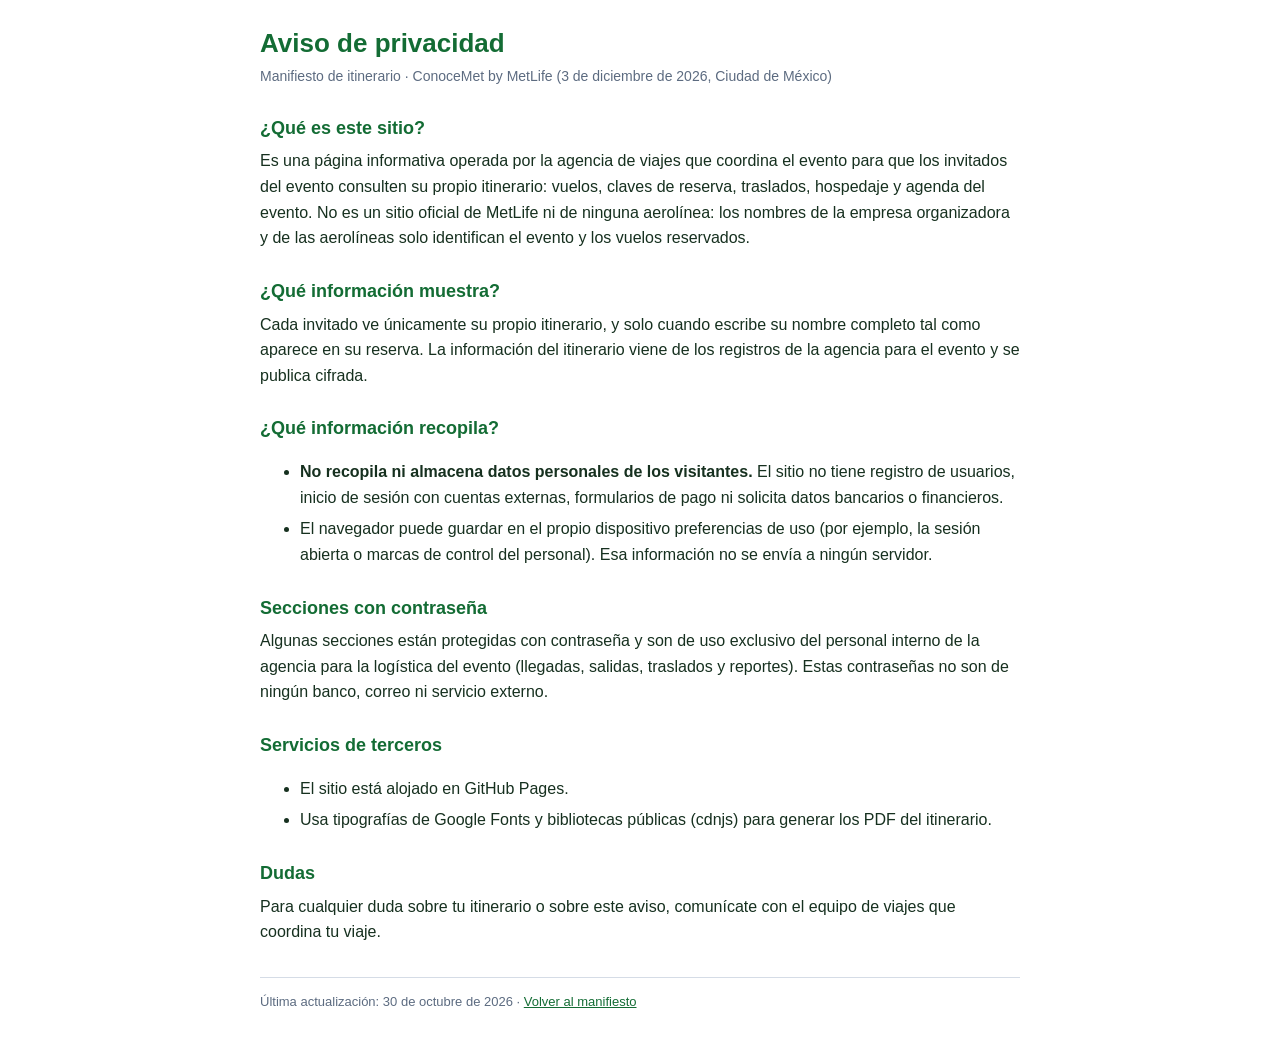
<file: privacidad.html>
<!doctype html>
<html lang="es">
<head>
<meta charset="utf-8">
<meta name="viewport" content="width=device-width, initial-scale=1">
<title>Aviso de privacidad · Manifiesto de itinerario</title>
<style>
  :root{--ink:#16301F;--muted:#5C6B80;--green:#136c34;--line:#D5DCE6}
  body{margin:0;background:#fff;color:var(--ink);font:16px/1.6 Arial,Helvetica,sans-serif}
  main{max-width:760px;margin:0 auto;padding:28px 16px 48px}
  h1{color:var(--green);font-size:26px;line-height:1.2;margin:0 0 4px}
  h2{color:var(--green);font-size:18px;margin:26px 0 6px}
  p,li{margin:6px 0}
  .sub{color:var(--muted);font-size:14px;margin-bottom:18px}
  a{color:var(--green)}
  footer{margin-top:32px;padding-top:14px;border-top:1px solid var(--line);color:var(--muted);font-size:13px}
</style>
</head>
<body>
<main>
  <h1>Aviso de privacidad</h1>
  <p class="sub">Manifiesto de itinerario · ConoceMet by MetLife (3 de diciembre de 2026, Ciudad de México)</p>

  <h2>¿Qué es este sitio?</h2>
  <p>Es una página informativa operada por la agencia de viajes que coordina el evento para que los invitados del evento consulten su propio itinerario: vuelos, claves de reserva, traslados, hospedaje y agenda del evento. No es un sitio oficial de MetLife ni de ninguna aerolínea: los nombres de la empresa organizadora y de las aerolíneas solo identifican el evento y los vuelos reservados.</p>

  <h2>¿Qué información muestra?</h2>
  <p>Cada invitado ve únicamente su propio itinerario, y solo cuando escribe su nombre completo tal como aparece en su reserva. La información del itinerario viene de los registros de la agencia para el evento y se publica cifrada.</p>

  <h2>¿Qué información recopila?</h2>
  <ul>
    <li><b>No recopila ni almacena datos personales de los visitantes.</b> El sitio no tiene registro de usuarios, inicio de sesión con cuentas externas, formularios de pago ni solicita datos bancarios o financieros.</li>
    <li>El navegador puede guardar en el propio dispositivo preferencias de uso (por ejemplo, la sesión abierta o marcas de control del personal). Esa información no se envía a ningún servidor.</li>
  </ul>

  <h2>Secciones con contraseña</h2>
  <p>Algunas secciones están protegidas con contraseña y son de uso exclusivo del personal interno de la agencia para la logística del evento (llegadas, salidas, traslados y reportes). Estas contraseñas no son de ningún banco, correo ni servicio externo.</p>

  <h2>Servicios de terceros</h2>
  <ul>
    <li>El sitio está alojado en GitHub Pages.</li>
    <li>Usa tipografías de Google Fonts y bibliotecas públicas (cdnjs) para generar los PDF del itinerario.</li>
  </ul>

  <h2>Dudas</h2>
  <p>Para cualquier duda sobre tu itinerario o sobre este aviso, comunícate con el equipo de viajes que coordina tu viaje.</p>

  <footer>Última actualización: 30 de octubre de 2026 · <a href="./">Volver al manifiesto</a></footer>
</main>
</body>
</html>
</file>
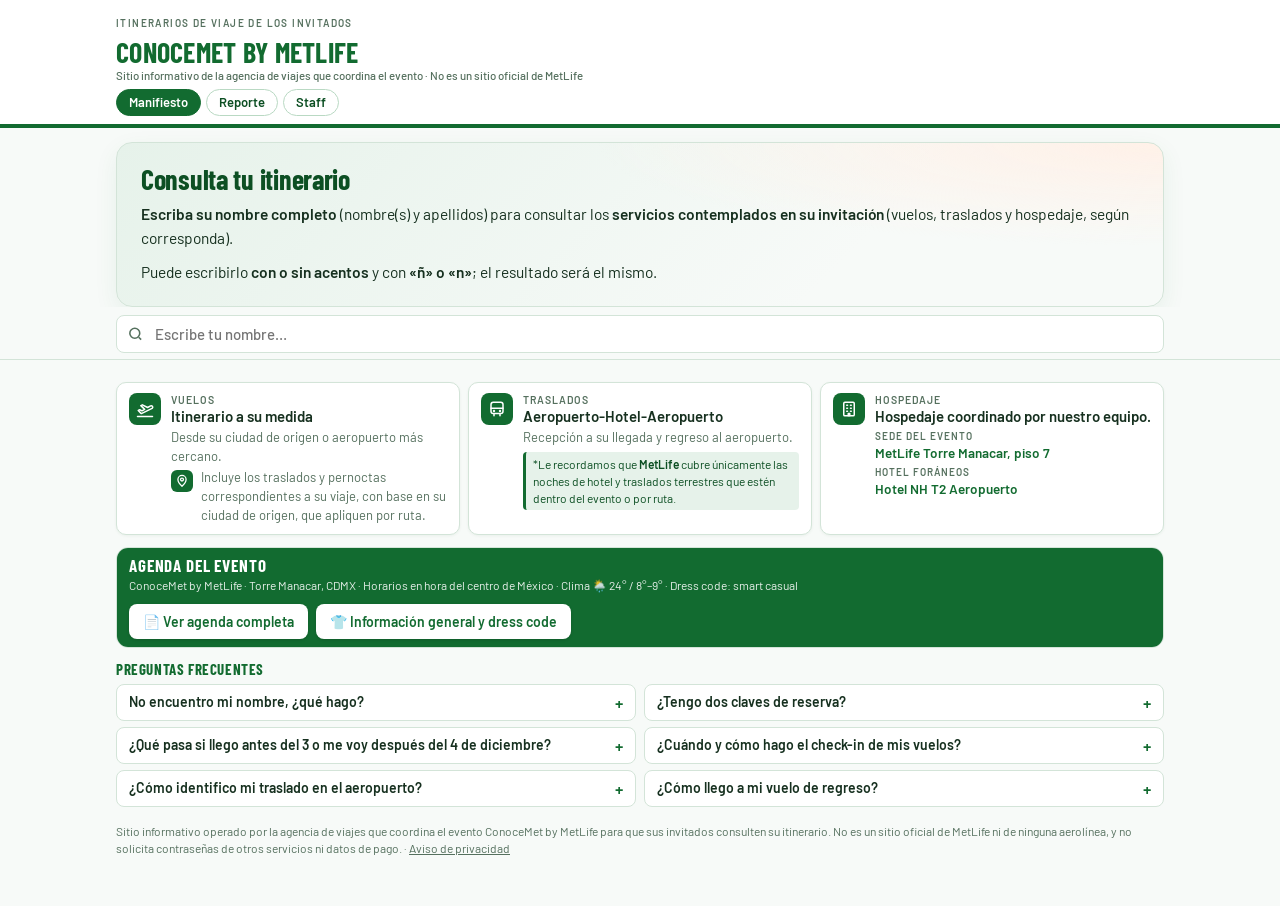
<file: staff.html>
<!doctype html>
<html lang="es"><head><meta charset="utf-8"><meta name="viewport" content="width=device-width,initial-scale=1">
<meta name="robots" content="noindex,nofollow,noarchive"><title>Staff</title></head>
<body style="font-family:system-ui,sans-serif;color:#555;padding:24px">Cargando…
<script>
fetch('./index.html', {cache: 'no-store'}).then(r => r.text()).then(h => {
  h = h.replace(/<meta name="robots"[^>]*>/i, '<meta name="robots" content="noindex,nofollow,noarchive">')
       .replace(/<meta (property|name)="(og|twitter):[^>]*>\s*/gi, '');
  document.open(); document.write(h); document.close();
}).catch(() => { document.body.textContent = 'No se pudo cargar. Revisa tu conexión y recarga la página.'; });
</script></body></html>
</file>
<file: fonts/fonts.css>
@font-face{font-family:'Barlow Condensed';font-style:normal;font-weight:500;font-display:swap;src:url(barlow-condensed-latin-500-normal.woff2) format('woff2');unicode-range:U+0000-00FF,U+0131,U+0152-0153,U+02BB-02BC,U+02C6,U+02DA,U+02DC,U+0304,U+0308,U+0329,U+2000-206F,U+20AC,U+2122,U+2191,U+2193,U+2212,U+2215,U+FEFF,U+FFFD}
@font-face{font-family:'Barlow Condensed';font-style:normal;font-weight:500;font-display:swap;src:url(barlow-condensed-latin-ext-500-normal.woff2) format('woff2');unicode-range:U+0100-02BA,U+02BD-02C5,U+02C7-02CC,U+02CE-02D7,U+02DD-02FF,U+0304,U+0308,U+0329,U+1D00-1DBF,U+1E00-1E9F,U+1EF2-1EFF,U+2020,U+20A0-20AB,U+20AD-20C0,U+2113,U+2C60-2C7F,U+A720-A7FF}
@font-face{font-family:'Barlow Condensed';font-style:normal;font-weight:600;font-display:swap;src:url(barlow-condensed-latin-600-normal.woff2) format('woff2');unicode-range:U+0000-00FF,U+0131,U+0152-0153,U+02BB-02BC,U+02C6,U+02DA,U+02DC,U+0304,U+0308,U+0329,U+2000-206F,U+20AC,U+2122,U+2191,U+2193,U+2212,U+2215,U+FEFF,U+FFFD}
@font-face{font-family:'Barlow Condensed';font-style:normal;font-weight:600;font-display:swap;src:url(barlow-condensed-latin-ext-600-normal.woff2) format('woff2');unicode-range:U+0100-02BA,U+02BD-02C5,U+02C7-02CC,U+02CE-02D7,U+02DD-02FF,U+0304,U+0308,U+0329,U+1D00-1DBF,U+1E00-1E9F,U+1EF2-1EFF,U+2020,U+20A0-20AB,U+20AD-20C0,U+2113,U+2C60-2C7F,U+A720-A7FF}
@font-face{font-family:'Barlow Condensed';font-style:normal;font-weight:700;font-display:swap;src:url(barlow-condensed-latin-700-normal.woff2) format('woff2');unicode-range:U+0000-00FF,U+0131,U+0152-0153,U+02BB-02BC,U+02C6,U+02DA,U+02DC,U+0304,U+0308,U+0329,U+2000-206F,U+20AC,U+2122,U+2191,U+2193,U+2212,U+2215,U+FEFF,U+FFFD}
@font-face{font-family:'Barlow Condensed';font-style:normal;font-weight:700;font-display:swap;src:url(barlow-condensed-latin-ext-700-normal.woff2) format('woff2');unicode-range:U+0100-02BA,U+02BD-02C5,U+02C7-02CC,U+02CE-02D7,U+02DD-02FF,U+0304,U+0308,U+0329,U+1D00-1DBF,U+1E00-1E9F,U+1EF2-1EFF,U+2020,U+20A0-20AB,U+20AD-20C0,U+2113,U+2C60-2C7F,U+A720-A7FF}
@font-face{font-family:'Barlow';font-style:normal;font-weight:400;font-display:swap;src:url(barlow-latin-400-normal.woff2) format('woff2');unicode-range:U+0000-00FF,U+0131,U+0152-0153,U+02BB-02BC,U+02C6,U+02DA,U+02DC,U+0304,U+0308,U+0329,U+2000-206F,U+20AC,U+2122,U+2191,U+2193,U+2212,U+2215,U+FEFF,U+FFFD}
@font-face{font-family:'Barlow';font-style:normal;font-weight:400;font-display:swap;src:url(barlow-latin-ext-400-normal.woff2) format('woff2');unicode-range:U+0100-02BA,U+02BD-02C5,U+02C7-02CC,U+02CE-02D7,U+02DD-02FF,U+0304,U+0308,U+0329,U+1D00-1DBF,U+1E00-1E9F,U+1EF2-1EFF,U+2020,U+20A0-20AB,U+20AD-20C0,U+2113,U+2C60-2C7F,U+A720-A7FF}
@font-face{font-family:'Barlow';font-style:normal;font-weight:500;font-display:swap;src:url(barlow-latin-500-normal.woff2) format('woff2');unicode-range:U+0000-00FF,U+0131,U+0152-0153,U+02BB-02BC,U+02C6,U+02DA,U+02DC,U+0304,U+0308,U+0329,U+2000-206F,U+20AC,U+2122,U+2191,U+2193,U+2212,U+2215,U+FEFF,U+FFFD}
@font-face{font-family:'Barlow';font-style:normal;font-weight:500;font-display:swap;src:url(barlow-latin-ext-500-normal.woff2) format('woff2');unicode-range:U+0100-02BA,U+02BD-02C5,U+02C7-02CC,U+02CE-02D7,U+02DD-02FF,U+0304,U+0308,U+0329,U+1D00-1DBF,U+1E00-1E9F,U+1EF2-1EFF,U+2020,U+20A0-20AB,U+20AD-20C0,U+2113,U+2C60-2C7F,U+A720-A7FF}
@font-face{font-family:'Barlow';font-style:normal;font-weight:600;font-display:swap;src:url(barlow-latin-600-normal.woff2) format('woff2');unicode-range:U+0000-00FF,U+0131,U+0152-0153,U+02BB-02BC,U+02C6,U+02DA,U+02DC,U+0304,U+0308,U+0329,U+2000-206F,U+20AC,U+2122,U+2191,U+2193,U+2212,U+2215,U+FEFF,U+FFFD}
@font-face{font-family:'Barlow';font-style:normal;font-weight:600;font-display:swap;src:url(barlow-latin-ext-600-normal.woff2) format('woff2');unicode-range:U+0100-02BA,U+02BD-02C5,U+02C7-02CC,U+02CE-02D7,U+02DD-02FF,U+0304,U+0308,U+0329,U+1D00-1DBF,U+1E00-1E9F,U+1EF2-1EFF,U+2020,U+20A0-20AB,U+20AD-20C0,U+2113,U+2C60-2C7F,U+A720-A7FF}
@font-face{font-family:'JetBrains Mono';font-style:normal;font-weight:500;font-display:swap;src:url(jetbrains-mono-latin-500-normal.woff2) format('woff2');unicode-range:U+0000-00FF,U+0131,U+0152-0153,U+02BB-02BC,U+02C6,U+02DA,U+02DC,U+0304,U+0308,U+0329,U+2000-206F,U+20AC,U+2122,U+2191,U+2193,U+2212,U+2215,U+FEFF,U+FFFD}
@font-face{font-family:'JetBrains Mono';font-style:normal;font-weight:500;font-display:swap;src:url(jetbrains-mono-latin-ext-500-normal.woff2) format('woff2');unicode-range:U+0100-02BA,U+02BD-02C5,U+02C7-02CC,U+02CE-02D7,U+02DD-02FF,U+0304,U+0308,U+0329,U+1D00-1DBF,U+1E00-1E9F,U+1EF2-1EFF,U+2020,U+20A0-20AB,U+20AD-20C0,U+2113,U+2C60-2C7F,U+A720-A7FF}
@font-face{font-family:'JetBrains Mono';font-style:normal;font-weight:700;font-display:swap;src:url(jetbrains-mono-latin-700-normal.woff2) format('woff2');unicode-range:U+0000-00FF,U+0131,U+0152-0153,U+02BB-02BC,U+02C6,U+02DA,U+02DC,U+0304,U+0308,U+0329,U+2000-206F,U+20AC,U+2122,U+2191,U+2193,U+2212,U+2215,U+FEFF,U+FFFD}
@font-face{font-family:'JetBrains Mono';font-style:normal;font-weight:700;font-display:swap;src:url(jetbrains-mono-latin-ext-700-normal.woff2) format('woff2');unicode-range:U+0100-02BA,U+02BD-02C5,U+02C7-02CC,U+02CE-02D7,U+02DD-02FF,U+0304,U+0308,U+0329,U+1D00-1DBF,U+1E00-1E9F,U+1EF2-1EFF,U+2020,U+20A0-20AB,U+20AD-20C0,U+2113,U+2C60-2C7F,U+A720-A7FF}
</file>
